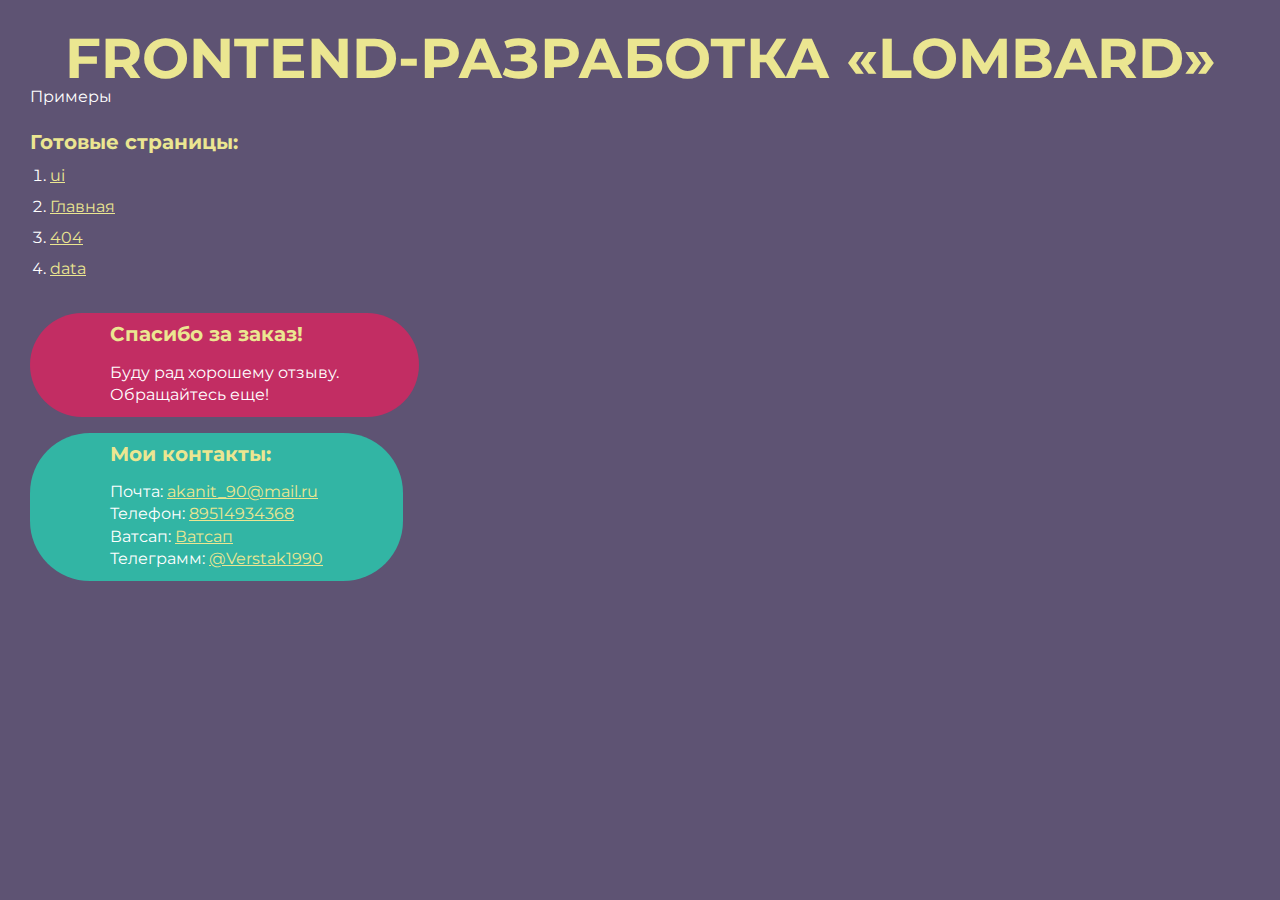
<file: index.html>
<!DOCTYPE html>
<html>

<head>
	<meta charset="UTF-8">
	<meta name="viewport" content="width=device-width, initial-scale=1.0">
	<title>Верстка «lombard»</title>
</head>

<body>
	<div class="rootpage">
		<h1>frontend-разработка «lombard»</h1>
		<div class="rootpage__info">
			Примеры
		</div>

		<h2>Готовые страницы:</h2>
		<ol class="rootpage__list">
			<li><a target="_blank" href="ui.html">ui</a></li>

			<li><a target="_blank" href="home.html">Главная</a></li>
			<li><a target="_blank" href="404.html">404</a></li>
			<li><a target="_blank" href="data.html">data</a></li>

		</ol>


		<div class="rootpage__tnx">
			<h2>Спасибо за заказ!</h2>
			<p>Буду рад хорошему отзыву.</p>
			<p>Обращайтесь еще!</p>
		</div>
		<div class="rootpage__contacts">
			<h2>Мои контакты:</h2>
			<p>Почта: <a href="mailto:akanit_90@mail.ru">akanit_90@mail.ru</a></p>
			<p>Телефон: <a href="tel:8951-493-43-68">89514934368</a></p>
			<p>Ватсап: <a href="https://wa.me/89514934368">Ватсап</a></p>
			<p>Телеграмм: <a href="https://t.me/Verstak1990">@Verstak1990</a></p>
		</div>
	</div>
</body>
<style>
	@charset "UTF-8";
	@import url("https://fonts.googleapis.com/css?family=Montserrat:regular,700&display=swap");

	*,
	*::before,
	*::after {
		padding: 0px;
		margin: 0px;
		border: 0px;
		box-sizing: border-box;
	}

	html,
	body {
		height: 100%;
		margin: 0;
		padding: 0;
		min-width: 320px;
		width: 100%;
		color: #fff;
		background-color: #5e5373;
	}

	body {
		font-family: Montserrat;
		font-size: 100%;
		line-height: 1;
		font-size: 1rem;
		background: url('img/') 0 0 no-repeat;
	}

	a {
		text-decoration: underline;
		color: #ebe691
	}

	a:visited {
		text-decoration: underline;
		color: #aaa768;
	}

	a:hover {
		text-decoration: none;
	}

	ul li {
		list-style: none;
	}

	img {
		vertical-align: top;
	}

	.wrapper {
		width: 100%;
		min-height: 100%;
		overflow: hidden;
	}

	.rootpage {
		padding: 30px;
		display: flex;
		flex-direction: column;
		align-items: flex-start;
	}

	@media (max-width: 767px) {
		.rootpage {
			padding: 30px 15px;
		}
	}

	h1 {
		color: #ebe691;
		font-size: 3.5rem;
		margin: 0px auto;
		text-transform: uppercase;
	}

	@media (max-width: 767px) {
		h1 {
			font-size: 1.85rem;
		}
	}

	h2 {
		color: #ebe691;
		font-size: 1.25rem;
		margin: 0px 0px 1rem 0px;
	}

	@media (max-width: 767px) {
		h2 {
			font-size: 1.125rem;
			margin: 0px 0px 1rem 0px;
		}
	}

	.rootpage__info {
		line-height: 140%;
		margin: 0px 0px 1.5rem 0px;
	}

	.rootpage__list {
		margin: 0px 0px 2.25rem 1.25rem;
	}

	.rootpage__list li:not(:last-child) {
		margin: 0px 0px 15px 0px;
	}

	.rootpage__contacts,
	.rootpage__tnx {
		border-radius: 60px;
		padding: 10px 80px;
		line-height: 140%;
	}

	@media (max-width: 767px) {

		.rootpage__contacts,
		.rootpage__tnx {
			border-radius: 40px;
			padding: 20px;
		}
	}

	.rootpage__contacts {
		background: #32b5a4;

	}

	.rootpage__contacts a {
		color: #ebe691;
	}

	.rootpage__tnx {
		background: #c22d63;
		margin: 0px 0px 1rem 0px;
	}
</style>

</html>
</file>
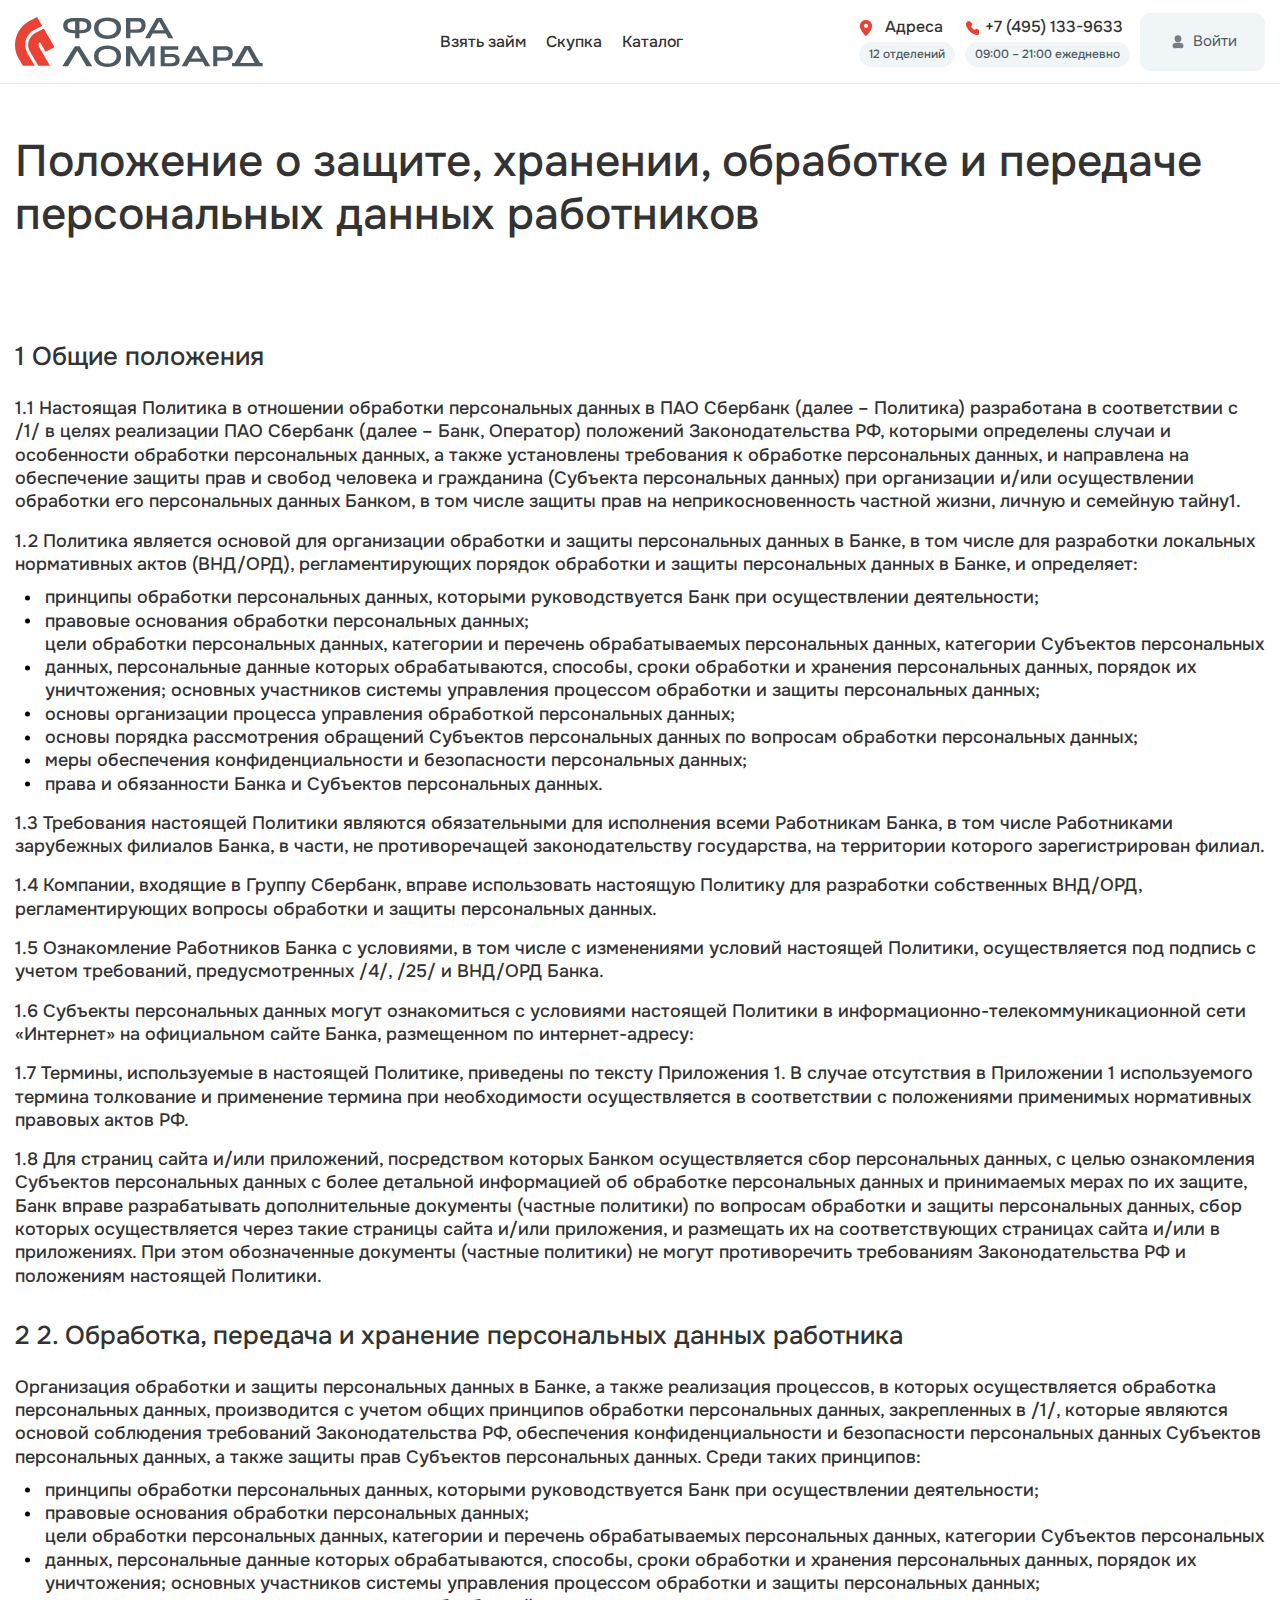
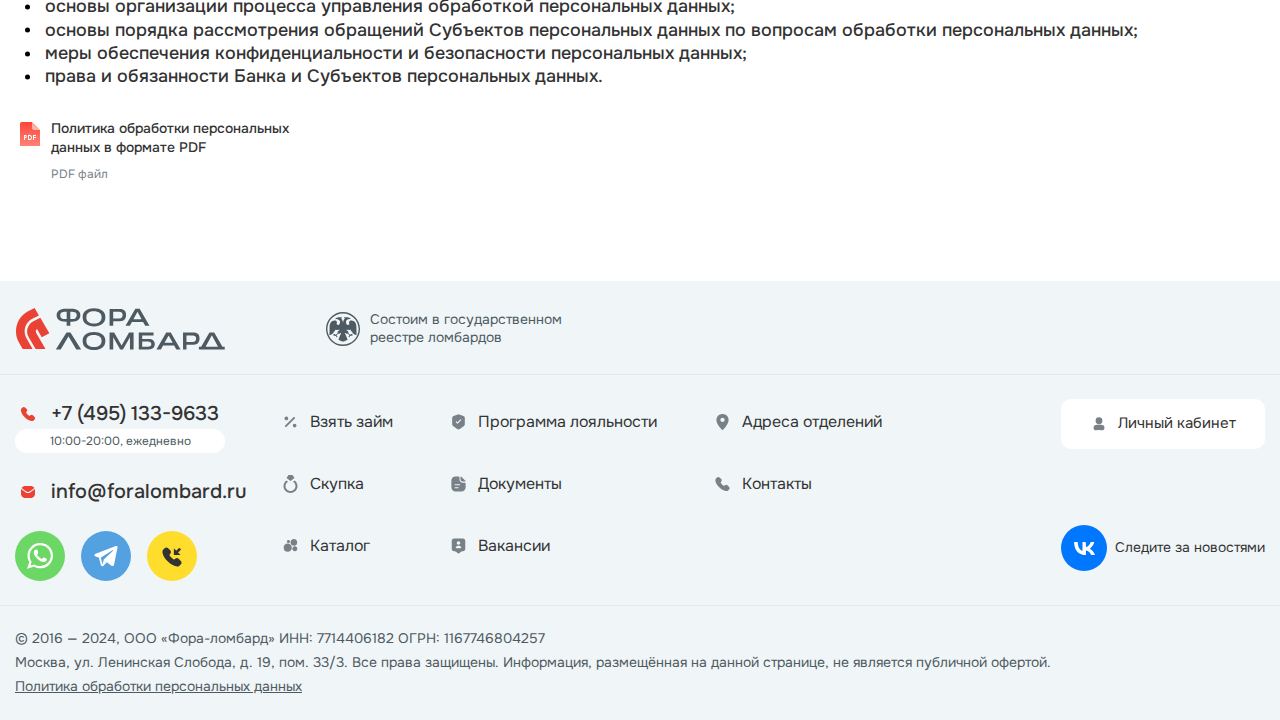
<file: data.html>
<!DOCTYPE html>
<html lang="ru">

<head>
	<title>Данные</title>
	<meta charset="UTF-8">
	<meta name="format-detection" content="telephone=no">
	<!-- <style>body{opacity: 0;}</style> -->
	<link rel="stylesheet" href="css/style.min.css?_v=20240606062931">
	<!-- <link rel="shortcut icon" href="favicon.ico"> -->
	<!-- <meta name="robots" content="noindex, nofollow"> -->
	<meta name="viewport" content="width=device-width, initial-scale=1.0">
	<script src="https://api-maps.yandex.ru/2.1/?apikey=ваш API-ключ&lang=ru_RU&_v=20240606062931">
	</script>
</head>

<body>
	<div class="wrapper">
		<div class="plug"></div>

		<header class="header" data-scroll="234" data-scroll-show>
			<div class="header__container">
				<div class="header__wrap">
					<div class="header__wrap-logo">
						<a href="#" class="header__logo"><img src="img/logo.svg" alt=""></a>
						<a href="#" class="header__logo-scroll"><img src="img/logo-scroll.svg" alt=""></a>
					</div>
					<div class="header__menu menu">
						<nav class="menu__body">
							<ul class="menu__list">
								<li class="menu__item"><a href="#" class="menu__link link-hover">Взять займ</a></li>
								<li class="menu__item"><a href="#" class="menu__link link-hover">Скупка</a></li>
								<li class="menu__item"><a href="#" class="menu__link link-hover">Каталог</a></li>
							</ul>
							<ul class="menu-navigation">
								<li class="menu-navigation__item">
									<a href="#" class="menu-navigation__link" data-goto=".tariffs-section">Тарифы</a>
								</li>
								<li class="menu-navigation__item">
									<a href="#" class="menu-navigation__link" data-goto=".prices-metall">Цена на золото</a>
								</li>
								<li class="menu-navigation__item">
									<a href="#" class="menu-navigation__link" data-goto=".prices-metall">Цена на серебро</a>
								</li>
								<li class="menu-navigation__item">
									<a href="#" class="menu-navigation__link" data-goto=".calculation-lay">Калькулятор</a>
								</li>
								<li class="menu-navigation__item">
									<a href="#" class="menu-navigation__link" data-goto=".lombard-addresses">Адреса</a>
								</li>
							</ul>
							<ul class="menu-mob">
								<li class="menu-mob__item">
									<img src="img/icons/icons-footer-1.svg" alt="">
									<a href="#" class="menu-mob__link">
										Взять займ
									</a>
								</li>
								<li class="menu-mob__item">
									<img src="img/icons/icons-footer-2.svg" alt="">
									<a href="#" class="menu-mob__link">
										Скупка
									</a>
								</li>
								<li class="menu-mob__item">
									<img src="img/icons/icons-footer-3.svg" alt="">
									<a href="#" class="menu-mob__link">
										Каталог
									</a>
								</li>
								<li class="menu-mob__item">
									<img src="img/icons/icons-footer-4.svg" alt="">
									<a href="#" class="menu-mob__link">
										Программа лояльности
									</a>
								</li>
								<li class="menu-mob__item">
									<img src="img/icons/icons-footer-5.svg" alt="">
									<a href="#" class="menu-mob__link">
										Документы
									</a>
								</li>
								<li class="menu-mob__item">
									<img src="img/icons/icons-footer-6.svg" alt="">
									<a href="#" class="menu-mob__link">
										Вакансии
									</a>
								</li>
								<li class="menu-mob__item">
									<img src="img/icons/icons-footer-7.svg" alt="">
									<a href="#" class="menu-mob__link">
										Адреса отделений
									</a>
								</li>
								<li class="menu-mob__item">
									<img src="img/icons/icons-footer-8.svg" alt="">
									<a href="#" class="menu-mob__link">
										Контакты
									</a>
								</li>
								<li class="menu-mob__actions"></li>
								<li class="menu-mob__message-mom">
									<a class="menu-mob__ws" href="#">
									</a>
									<a class="menu-mob__tg" href="#">
									</a>
									<a class="menu-mob__phone" href="#">
									</a>
								</li>
							</ul>
						</nav>
					</div>
					<div class="header__actions">
						<a href="#" class="header__wrap-item header__icon-address">
							<span>Адреса</span>
							<span>12 отделений</span>
						</a>
						<a href="tel:84951339633" class="header__wrap-item header__icon-phone" data-da=".menu-mob__actions, 991.98">
							<span>+7 (495) 133-9633</span>
							<span>09:00 – 21:00 ежедневно</span>
						</a>
						<a href="#" class="header__user">
							<span>Войти</span>
						</a>
					</div>
					<div class="header__burger-wrap">
						<button type="button" class="menu__icon icon-menu"><span></span></button>

					</div>

				</div>

			</div>
		</header>
		<main class="page">
			<section class="data">
				<div class="data__container">
					<div class="data__wrapper">
						<h1 class="data__title ">Положение о защите, хранении, обработке и передаче персональных данных
							работников</h1>
						<div class="data-list">
							<ol>
								<li class="h4">
									Общие положения
									<ol>
										<li>
											Настоящая Политика в отношении обработки персональных данных в ПАО
											Сбербанк (далее – Политика) разработана в соответствии с /1/ в целях
											реализации ПАО Сбербанк (далее – Банк, Оператор) положений Законодательства
											РФ, которыми определены случаи и особенности обработки персональных данных,
											а также установлены требования к обработке персональных данных, и направлена
											на обеспечение защиты прав и свобод человека и гражданина (Субъекта
											персональных данных) при организации и/или осуществлении обработки его
											персональных данных Банком, в том числе защиты прав на неприкосновенность
											частной жизни, личную и семейную тайну1.
										</li>
										<li>
											Политика является основой для организации обработки и защиты
											персональных данных в Банке, в том числе для разработки локальных
											нормативных актов (ВНД/ОРД), регламентирующих порядок обработки и защиты
											персональных данных в Банке, и определяет:
											<div class="data__inner-list">
												<span>принципы обработки персональных данных, которыми руководствуется
													Банк при
													осуществлении деятельности;
												</span>
												<span> правовые основания обработки персональных данных;</span>
												<span>цели обработки персональных данных, категории и перечень
													обрабатываемых
													персональных данных, категории Субъектов персональных данных,
													персональные
													данные которых обрабатываются, способы, сроки обработки и хранения
													персональных данных, порядок их уничтожения;
													основных участников системы управления процессом обработки и защиты
													персональных данных;</span>
												<span> основы организации процесса управления обработкой персональных
													данных;</span>
												<span>основы порядка рассмотрения обращений Субъектов персональных
													данных по
													вопросам обработки персональных данных;</span>
												<span>меры обеспечения конфиденциальности и безопасности персональных
													данных;</span>
												<span>права и обязанности Банка и Субъектов персональных данных.</span>
											</div>
										</li>
										<li> Требования настоящей Политики являются обязательными для исполнения
											всеми Работникам Банка, в том числе Работниками зарубежных филиалов Банка, в
											части, не противоречащей законодательству государства, на территории
											которого зарегистрирован филиал.</li>
										<li> Компании, входящие в Группу Сбербанк, вправе использовать настоящую
											Политику для разработки собственных ВНД/ОРД, регламентирующих вопросы
											обработки и защиты персональных данных.</li>
										<li> Ознакомление Работников Банка с условиями, в том числе с изменениями
											условий настоящей Политики, осуществляется под подпись с учетом требований,
											предусмотренных /4/, /25/ и ВНД/ОРД Банка.</li>
										<li> Субъекты персональных данных могут ознакомиться с условиями настоящей
											Политики в информационно-телекоммуникационной сети «Интернет» на официальном
											сайте Банка, размещенном по интернет-адресу:</li>
										<li> Термины, используемые в настоящей Политике, приведены по тексту
											Приложения 1. В случае отсутствия в Приложении 1 используемого термина
											толкование и применение термина при необходимости осуществляется в
											соответствии с положениями применимых нормативных правовых актов РФ.</li>
										<li>
											Для страниц сайта и/или приложений, посредством которых Банком
											осуществляется сбор персональных данных, с целью ознакомления Субъектов
											персональных данных с более детальной информацией об обработке персональных
											данных и принимаемых мерах по их защите, Банк вправе разрабатывать
											дополнительные документы (частные политики) по вопросам обработки и защиты
											персональных данных, сбор которых осуществляется через такие страницы сайта
											и/или приложения, и размещать их на соответствующих страницах сайта и/или в
											приложениях. При этом обозначенные документы (частные политики) не могут
											противоречить требованиям Законодательства РФ и положениям настоящей
											Политики.
										</li>
									</ol>
								</li>
								<li class="h4">
									2. Обработка, передача и хранение персональных данных работника <ol>
										<div>
											Организация обработки и защиты персональных данных в Банке, а также
											реализация процессов, в которых осуществляется обработка персональных
											данных, производится с учетом общих принципов обработки персональных данных,
											закрепленных в /1/, которые являются основой соблюдения требований
											Законодательства РФ, обеспечения конфиденциальности и безопасности
											персональных данных Субъектов персональных данных, а также защиты прав
											Субъектов персональных данных. Среди таких принципов:
											<div class="data__inner-list">
												<span>принципы обработки персональных данных, которыми руководствуется
													Банк при
													осуществлении деятельности;
												</span>
												<span> правовые основания обработки персональных данных;</span>
												<span>цели обработки персональных данных, категории и перечень
													обрабатываемых
													персональных данных, категории Субъектов персональных данных,
													персональные
													данные которых обрабатываются, способы, сроки обработки и хранения
													персональных данных, порядок их уничтожения;
													основных участников системы управления процессом обработки и защиты
													персональных данных;</span>
												<span> основы организации процесса управления обработкой персональных
													данных;</span>
												<span>основы порядка рассмотрения обращений Субъектов персональных
													данных по
													вопросам обработки персональных данных;</span>
												<span>меры обеспечения конфиденциальности и безопасности персональных
													данных;</span>
												<span>права и обязанности Банка и Субъектов персональных данных.</span>
											</div>
										</div>


									</ol>
								</li>
							</ol>
						</div>

						<a href="#" class="data__link">
							<span>Политика обработки персональных данных в формате PDF</span>
							<span>PDF файл</span>
						</a>

					</div>
				</div>
			</section>


			<nav class="bottom-navigation">
				<div class="bottom-navigation__container">
					<ul class="bottom-navigation__list">
						<li>
							<img src="img/icons/icons-footer-1.svg" alt="">
							<a href="#">
								займ
							</a>
						</li>
						<li>
							<img src="img/icons/icons-footer-2.svg" alt="">
							<a href="#">
								Скупка
							</a>
						</li>
						<li class="">
							<img src="img/icons/icons-footer-3.svg" alt="">
							<a href="#" class="">
								Каталог
							</a>
						</li>
						<li>
							<img src="img/icons/icons-footer-7.svg" alt="">
							<a href="#">
								Адреса
							</a>
						</li>
						<li>
							<img src="img/icons/icons-footer-8.svg" alt="">
							<a href="#">
								Контакты
							</a>
						</li>
					</ul>
				</div>

			</nav>
		</main>

		<footer class="footer">

			<div class="footer__top">
				<div class="footer__container">
					<div class="footer__wrap-top">
						<a href="#" class="footer__logo -ibg_contain">
							<img src="img/logo.svg" alt="">
						</a>
						<a href="#">
							<span>Состоим в государственном реестре ломбардов</span>
						</a>
					</div>

				</div>

			</div>
			<div class="top-footer__body body-footer">
				<div class="body-footer__container">
					<div class="body-footer__wrap ">
						<div class="body-footer__contact contact-footer">
							<div class="contact-footer__wrap-link">

								<a class="contact-footer__icon-phone" href="tel:84951339633">+7 (495) 133-9633</a>
								<span>10:00-20:00, ежедневно</span>
								<a class="contact-footer__icon-email" href="mailto:info@foralombard.ru">info@foralombard.ru</a>
							</div>
							<div class="contacts-btn">
								<a href="#" class="contacts-btn-ws" data-popup="#gallery-popup-ws">
								</a>
								<a href="#" class="contacts-btn-tg" data-popup="#gallery-popup-tg">
								</a>
								<a href="tel:" class="contacts-btn-phone">
								</a>
							</div>
						</div>
						<nav class="menu-footer">
							<ul class="menu-footer__list">
								<li class="menu-footer__item">
									<img src="img/icons/icons-footer-1.svg" alt="">
									<a href="#" class="menu-footer__link">
										Взять займ
									</a>
								</li>
								<li class="menu-footer__item">
									<img src="img/icons/icons-footer-2.svg" alt="">
									<a href="#" class="menu-footer__link">
										Скупка
									</a>
								</li>
								<li class="menu-footer__item">
									<img src="img/icons/icons-footer-3.svg" alt="">
									<a href="#" class="menu-footer__link">
										Каталог
									</a>
								</li>
							</ul>
							<ul class="menu-footer__list">
								<li class="menu-footer__item">
									<img src="img/icons/icons-footer-4.svg" alt="">
									<a href="#" class="menu-footer__link">
										Программа лояльности
									</a>
								</li>
								<li class="menu-footer__item">
									<img src="img/icons/icons-footer-5.svg" alt="">
									<a href="#" class="menu-footer__link">
										Документы
									</a>
								</li>
								<li class="menu-footer__item">
									<img src="img/icons/icons-footer-6.svg" alt="">
									<a href="#" class="menu-footer__link">
										Вакансии
									</a>
								</li>
							</ul>
							<ul class="menu-footer__list">
								<li class="menu-footer__item">
									<img src="img/icons/icons-footer-7.svg" alt="">
									<a href="#" class="menu-footer__link">
										Адреса отделений
									</a>
								</li>
								<li class="menu-footer__item">
									<img src="img/icons/icons-footer-8.svg" alt="">
									<a href="#" class="menu-footer__link">
										Контакты
									</a>
								</li>
							</ul>
						</nav>
						<div class="body-footer-user">
							<a href="#" class="body-footer-user__item body-footer-user__item_user">
								<img src="img/icons/user.svg" alt="">
								<span>Личный кабинет</span>
							</a>
							<a href="#" class="body-footer-user__item body-footer-user__item_news">
								<span></span>
								<span>Следите за новостями</span>
							</a>
						</div>
					</div>

				</div>
			</div>
			<div class="footer__footer">
				<div class="footer__container">
					<div class="footer__wrap-footer">
						<div>© 2016 — 2024, ООО «Фора-ломбард»
							ИНН: 7714406182
							ОГРН: 1167746804257
						</div>
						<div>Москва, ул. Ленинская Слобода, д. 19, пом. 33/3. Все права защищены. Информация, размещённая на
							данной странице, не является публичной офертой.
						</div>
						<a href="#">Политика обработки персональных данных</a>
					</div>
				</div>
			</div>


		</footer>

	</div>

	<div id="popup-gold" aria-hidden="true" class="popup">
		<div class="popup__wrapper">
			<div class="popup__content popup__content_metal">
				<div class="price-metal">
					<div class="price-metal__wrap-title">
						<h3 class="price-metal__title">Цена на золото</h3>
						<button data-close type="button" class="close-popoup"></button>
					</div>
					<div class="price-metal__wrap">
						<a href="#" class="price-metal__item item-price-gold">
							<div class="item-price-gold__blok-1">
								<span>585°</span>
								<span>ювелирные изделия</span>
							</div>
							<div class="item-price-gold__blok-2">
								<span>3000 – 4000 ₽</span>
								<span>цена за 1 грамм</span>
							</div>
						</a>
						<a href="#" class="price-metal__item item-price-gold">
							<div class="item-price-gold__blok-1">
								<span>750°</span>
								<span>ювелирные изделия</span>
							</div>
							<div class="item-price-gold__blok-2">
								<span>3000 – 4000 ₽</span>
								<span>цена за 1 грамм</span>
							</div>
						</a>
						<a href="#" class="price-metal__item item-price-gold">
							<div class="item-price-gold__blok-1">
								<span>375°</span>
								<span>ювелирные изделия</span>
							</div>
							<div class="item-price-gold__blok-2">
								<span>3000 – 4000 ₽</span>
								<span>цена за 1 грамм</span>
							</div>
						</a>
						<a href="#" class="price-metal__item item-price-gold">
							<div class="item-price-gold__blok-1">
								<span>375°</span>
								<span>ювелирные изделия</span>
							</div>
							<div class="item-price-gold__blok-2">
								<span>3000 – 4000 ₽</span>
								<span>цена за 1 грамм</span>
							</div>
						</a>
						<a href="#" class="price-metal__item item-price-gold">
							<div class="item-price-gold__blok-1">
								<span>375°</span>
								<span>ювелирные изделия</span>
							</div>
							<div class="item-price-gold__blok-2">
								<span>3000 – 4000 ₽</span>
								<span>цена за 1 грамм</span>
							</div>
						</a>
						<a href="#" class="price-metal__item item-price-gold">
							<div class="item-price-gold__blok-1">
								<span>375°</span>
								<span>ювелирные изделия</span>
							</div>
							<div class="item-price-gold__blok-2">
								<span>3000 – 4000 ₽</span>
								<span>цена за 1 грамм</span>
							</div>
						</a>
						<a href="#" class="price-metal__item item-price-gold">
							<div class="item-price-gold__blok-1">
								<span>375°</span>
								<span>ювелирные изделия</span>
							</div>
							<div class="item-price-gold__blok-2">
								<span>3000 – 4000 ₽</span>
								<span>цена за 1 грамм</span>
							</div>
						</a>
					</div>
				</div>
			</div>
		</div>
	</div>
	<div id="popup-silver" aria-hidden="true" class="popup">
		<div class="popup__wrapper">
			<div class="popup__content popup__content_metal">
				<div class="price-metal">
					<div class="price-metal__wrap-title">
						<h3 class="price-metal__title">Цена на золото</h3>
						<button data-close type="button" class="close-popoup"></button>
					</div>
					<div class="price-metal__wrap">
						<a href="#" class="price-metal__item item-price-silver">
							<div class="item-price-silver__blok-1">
								<span>585°</span>
								<span>ювелирные изделия</span>
							</div>
							<div class="item-price-silver__blok-2">
								<span>45 – 50 ₽</span>
								<span>цена за 1 грамм</span>
							</div>
						</a>
						<a href="#" class="price-metal__item item-price-silver">
							<div class="item-price-silver__blok-1">
								<span>750°</span>
								<span>ювелирные изделия</span>
							</div>
							<div class="item-price-silver__blok-2">
								<span>45 – 50 ₽</span>
								<span>цена за 1 грамм</span>
							</div>
						</a>
						<a href="#" class="price-metal__item item-price-silver">
							<div class="item-price-silver__blok-1">
								<span>350°</span>
								<span>ювелирные изделия</span>
							</div>
							<div class="item-price-silver__blok-2">
								<span>45 – 50 ₽</span>
								<span>цена за 1 грамм</span>
							</div>
						</a>
						<a href="#" class="price-metal__item item-price-silver">
							<div class="item-price-silver__blok-1">
								<span>350°</span>
								<span>ювелирные изделия</span>
							</div>
							<div class="item-price-silver__blok-2">
								<span>45 – 50 ₽</span>
								<span>цена за 1 грамм</span>
							</div>
						</a>
						<a href="#" class="price-metal__item item-price-silver">
							<div class="item-price-silver__blok-1">
								<span>350°</span>
								<span>ювелирные изделия</span>
							</div>
							<div class="item-price-silver__blok-2">
								<span>45 – 50 ₽</span>
								<span>цена за 1 грамм</span>
							</div>
						</a>
						<a href="#" class="price-metal__item item-price-silver">
							<div class="item-price-silver__blok-1">
								<span>350°</span>
								<span>ювелирные изделия</span>
							</div>
							<div class="item-price-silver__blok-2">
								<span>45 – 50 ₽</span>
								<span>цена за 1 грамм</span>
							</div>
						</a>
						<a href="#" class="price-metal__item item-price-silver">
							<div class="item-price-silver__blok-1">
								<span>350°</span>
								<span>ювелирные изделия</span>
							</div>
							<div class="item-price-silver__blok-2">
								<span>45 – 50 ₽</span>
								<span>цена за 1 грамм</span>
							</div>
						</a>
					</div>
				</div>
			</div>
		</div>
	</div>
	<div id="popup-tariffs" aria-hidden="true" class="popup">
		<div class="popup__wrapper">
			<div class="popup__content popup__content_metal">
				<div class="tariffs">
					<div class="tariffs__wrap-title">
						<h3 class="tariffs__title">Тарифы</h3>
						<button data-close type="button" class="close-popoup"></button>
					</div>
					<div class="tariffs__wrap-button">
						<button type="button" class="tariffs__button">Первый займ</button>
						<button type="button" class="tariffs__button">Стандарт</button>
						<button type="button" class="tariffs__button">Социальный</button>
						<button type="button" class="tariffs__button">Покупка</button>
					</div>
					<div class="tariffs__text">
						<p>Чтобы достичь поставленных целей, предлагаем большие деньги под маленький %.
							Максимальный функционал для вас.</p>
						<p>Тариф действует во всех отделениях. Без ограничения по количеству украшений.
						</p>
						<p>Повышенная оценка всех проб золота и драгоценных камней.</p>
					</div>
					<div class="tariffs-form">
						<div class="tariffs-form__header">
							<span class="tariffs-form__time">Срок займа до 1 года</span>
							<div class="tariffs-triger">
								<button type="button" class="tariffs-triger__button tariffs-triger__button_active tariffs-triger__button_popup">День</button>
								<button type="button" class="tariffs-triger__button tariffs-triger__button_popup">Месяц</button>
							</div>
						</div>
						<div class="tariffs-form__inputs">
							<div class="tariffs-form__line">
								<div class="tariffs-form__input">до 300 000 ₽</div>
								<span>9,79 %</span>
							</div>
							<div class="tariffs-form__line">
								<div class="tariffs-form__input">от 300 000 ₽</div>
								<span>9,6 %</span>
							</div>
						</div>
						<div class="tariffs-form__footer">
							<div class="tariffs-form__item-text">
								<span>При сумме займа до 300 000 ₽:</span>
								<span>2-6 — 0,5%/день. 7-16 — 0,11%/день. 17-20 — 0,25%/день. 21-30 —
									0,24%/день. Ставка ПСК 84,96% годовых.</span>
							</div>
							<div class="tariffs-form__item-text">
								<span>При сумме займа от 300 000 ₽:</span>
								<span>2-6 — 0,5%/день. 7-16 — 0,11%/день. 17-20 — 0,25%/день. 21-30 —
									0,24%/день. Ставка ПСК 84,96% годовых.</span>
							</div>
						</div>
					</div>
					<ul class="tariffs__list">
						<li class="tariffs__item">Проценты начисляются за каждый день пользования
							займом, включая день выдачи и день погашения.</li>
						<li class="tariffs__item">Займ обеспечен залогом, поэтому кредитная история
							не важна. Отсутствие штрафов и скрытых комиссий.</li>
						<li class="tariffs__item">Без справок и поручителей. Вам не нужно приносить
							справку о доходе и искать поручителей.</li>
						<li class="tariffs__item">Гарантированное быстрое обслуживание. Нужны
							только украшение и паспорт.</li>
					</ul>

				</div>
			</div>
		</div>
	</div>
	<div id="request-call" aria-hidden="true" class="popup">
		<div class="popup__wrapper popup__wrapper_request-call">
			<div class="popup__content">
				<form action="#" class="request-call">
					<div class="request-call__wrap-title">
						<h4 class="request-call__title">Получить онлайн-оценку</h4>
						<button type="button" class="request-call__close" data-close></button>
					</div>
					<div class="request-call__text">
						Оставьте свой номер и наш менеджер вам перезвонит в ближайшее время.
					</div>
					<div class="request-call__line">
						<span>Введите телефон*</span>
						<div class="request-call__inner-wrap">
							<img src="img/icons/phone-form-8.svg" alt="">
							<input autocomplete="off" type="text" name="phone" placeholder="+7 (900) 000-0000" class="request-call__input">
						</div>
						<button type="submit" class="request-call__button">Получить онлайн-оценку</button>
						<div class="request-call__data-processing">
							Нажимая кнопку «Позвонить мне», выражаю согласие с <a href="#">Политиками
								обработки персональных данных ООО «Фора-ломбард».</a>
						</div>
					</div>
				</form>
			</div>
		</div>
	</div>
	<div id="request-call-1" aria-hidden="true" class="popup">
		<div class="popup__wrapper popup__wrapper_request-call">
			<div class="popup__content">
				<form action="#" class="request-call">
					<div class="request-call__wrap-title">
						<h4 class="request-call__title">Заказать звонок</h4>
						<button type="button" class="request-call__close" data-close></button>
					</div>
					<div class="request-call__text">
						Оставьте свой номер и наш менеджер вам перезвонит в ближайшее время.
					</div>
					<div class="request-call__line">
						<span>Введите телефон*</span>
						<div class="request-call__inner-wrap">
							<img src="img/icons/phone-form-8.svg" alt="">
							<input autocomplete="off" type="text" name="phone" placeholder="+7 (900) 000-0000" class="request-call__input">
						</div>
						<button type="submit" class="request-call__button">Заказать звонок</button>
						<div class="request-call__data-processing">
							Нажимая кнопку «Позвонить мне», выражаю согласие с <a href="#">Политиками
								обработки персональных данных ООО «Фора-ломбард».</a>
						</div>
					</div>
				</form>
			</div>
		</div>
	</div>
	<div id="gallery-popup-tg" aria-hidden="true" class="popup">
		<div class="popup__wrapper popup__wrapper_request-call">
			<div class="popup__content">
				<div class="gallery-popup">
					<div class="gallery-popup__wrap-header">
						<a href="#" class="contacts-btn-tg">
						</a>
						<div class="gallery-popup__close" data-close></div>
					</div>
					<div class="gallery-popup__title h4">Переадресация Telegram</div>
					<div class="gallery-popup__wrap-img -ibg">
						<picture><source srcset="img/gallery-popup.webp" type="image/webp"><img src="img/gallery-popup.png" alt=""></picture>
					</div>
					<div class="gallery-popup__text">Для начала диалога с компанией в Telegram на
						мобильном телефоне, пожалуйста, отсканируйте QR-код</div>
					<a href="#" class="gallery-popup__button gallery-popup__button_yellow">Открыть в
						приложении</a>
					<a href="#" class="gallery-popup__button gallery-popup__button_whiit">Открыть в
						приложении</a>
				</div>
			</div>
		</div>
	</div>
	<div id="gallery-popup-ws" aria-hidden="true" class="popup">
		<div class="popup__wrapper popup__wrapper_request-call">
			<div class="popup__content">
				<div class="gallery-popup">
					<div class="gallery-popup__wrap-header">
						<a href="#" class="contacts-btn-ws">
						</a>
						<div class="gallery-popup__close" data-close></div>
					</div>
					<div class="gallery-popup__title h4">Переадресация Whatsapp</div>
					<div class="gallery-popup__wrap-img -ibg">
						<picture><source srcset="img/gallery-popup.webp" type="image/webp"><img src="img/gallery-popup.png" alt=""></picture>
					</div>
					<div class="gallery-popup__text">Для начала диалога с компанией в Telegram на
						мобильном телефоне, пожалуйста, отсканируйте QR-код</div>
					<a href="#" class="gallery-popup__button gallery-popup__button_yellow">Открыть в
						приложении</a>
					<a href="#" class="gallery-popup__button gallery-popup__button_whiit">Открыть в
						приложении</a>
				</div>
			</div>
		</div>
	</div>

	<script src="js/app.js?_v=20240606062931"></script>
</body>

</html>
</file>
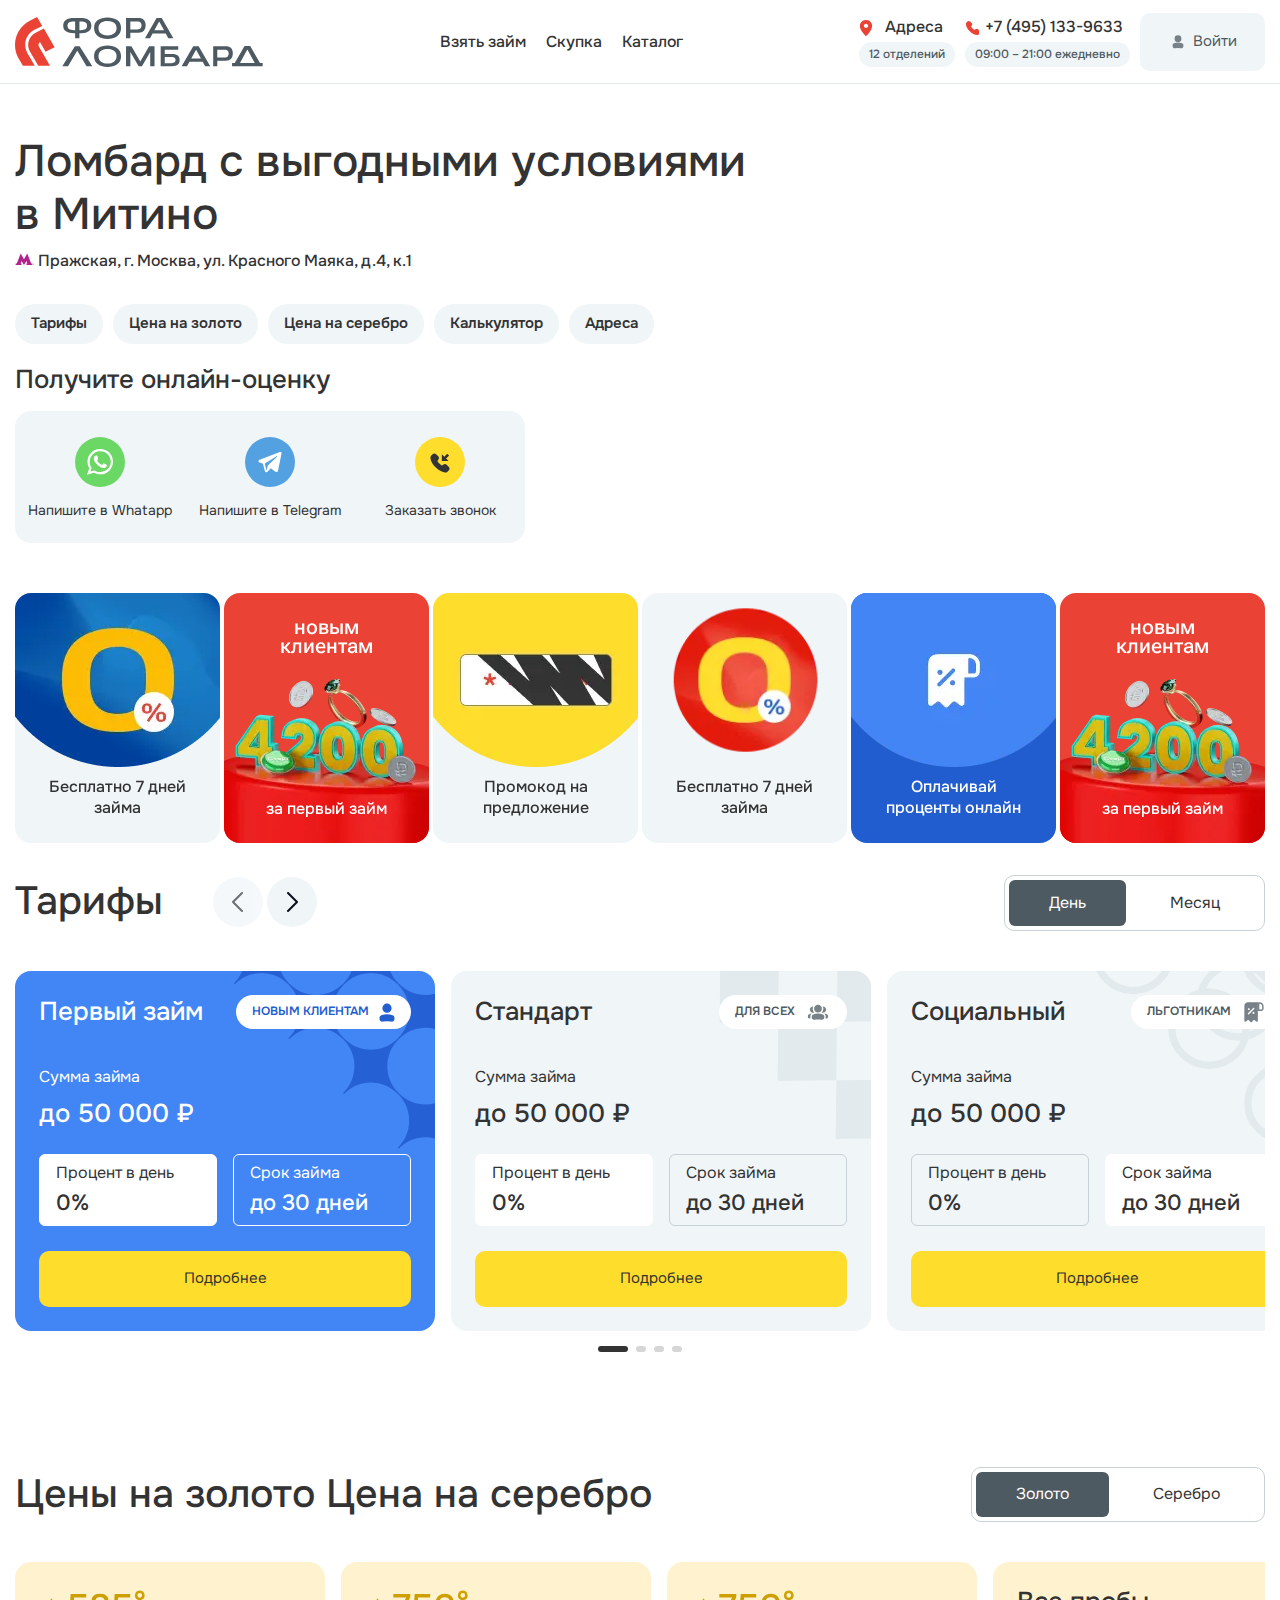
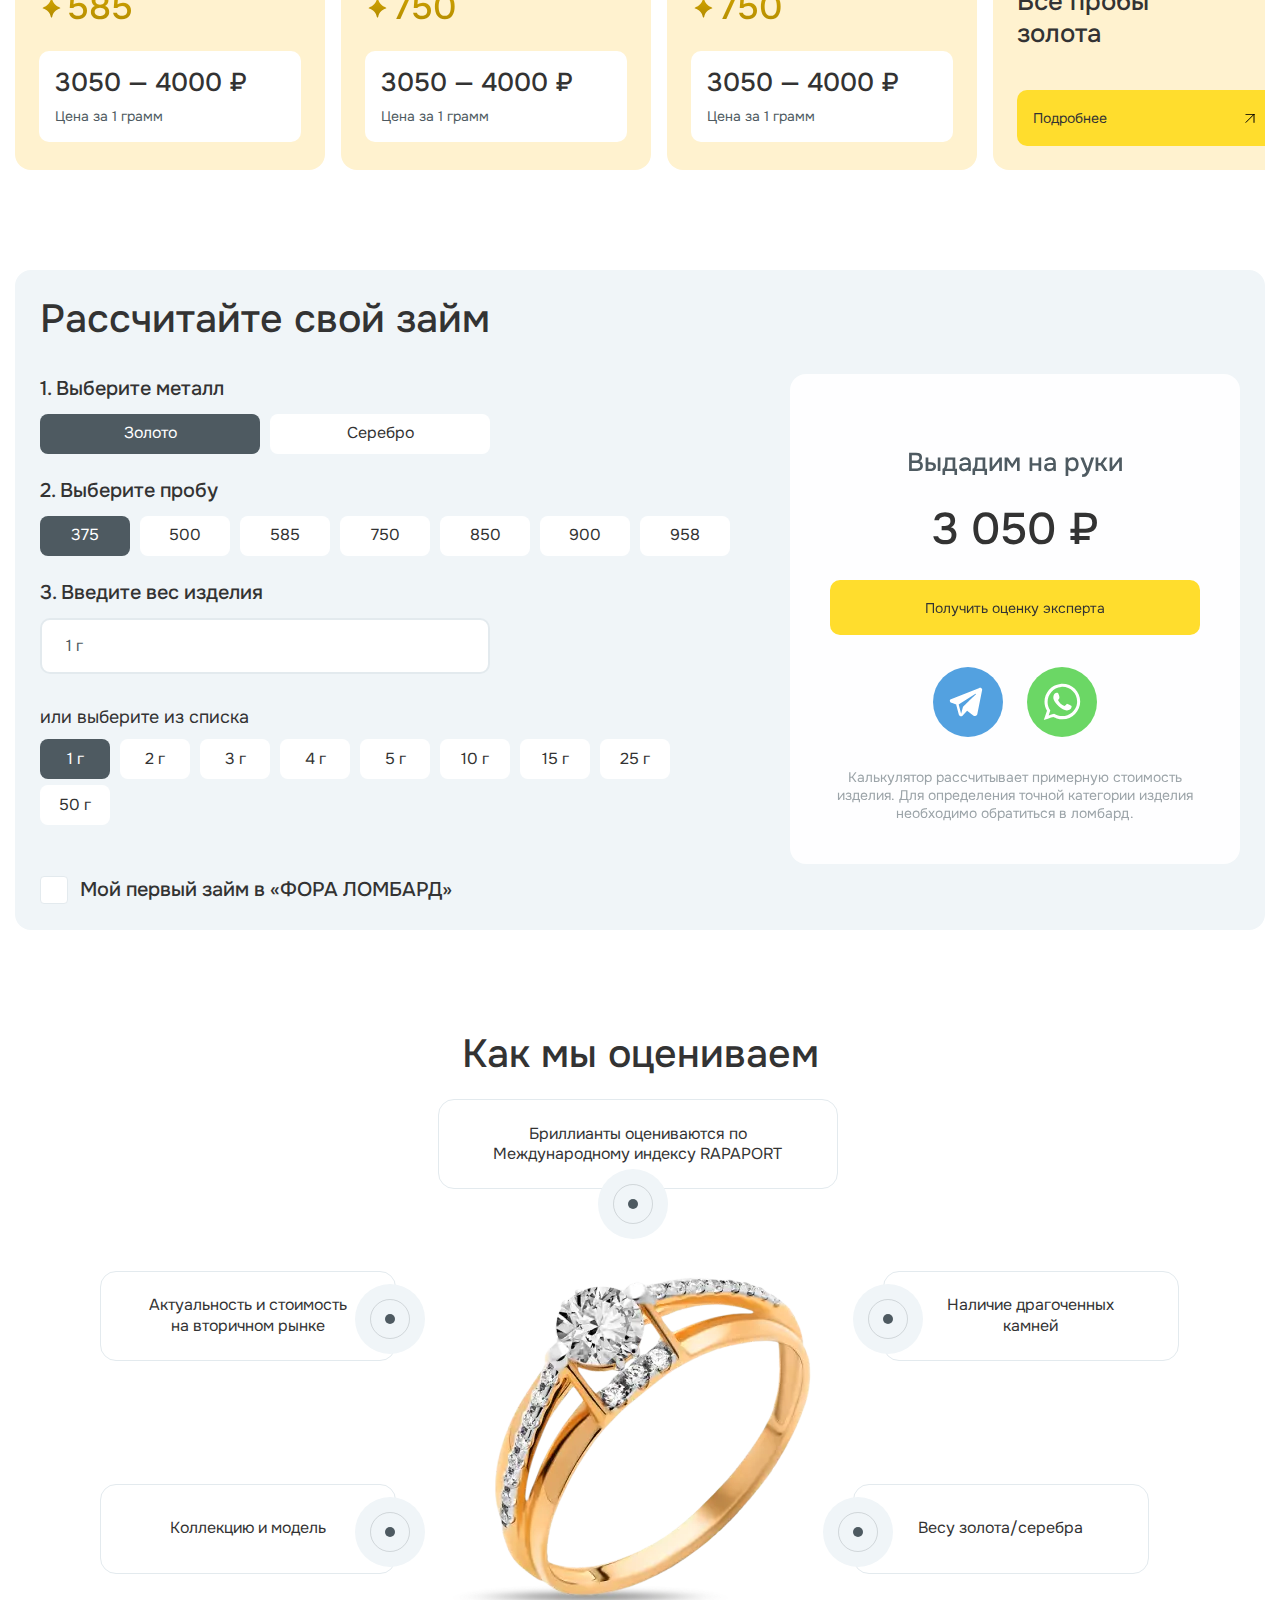
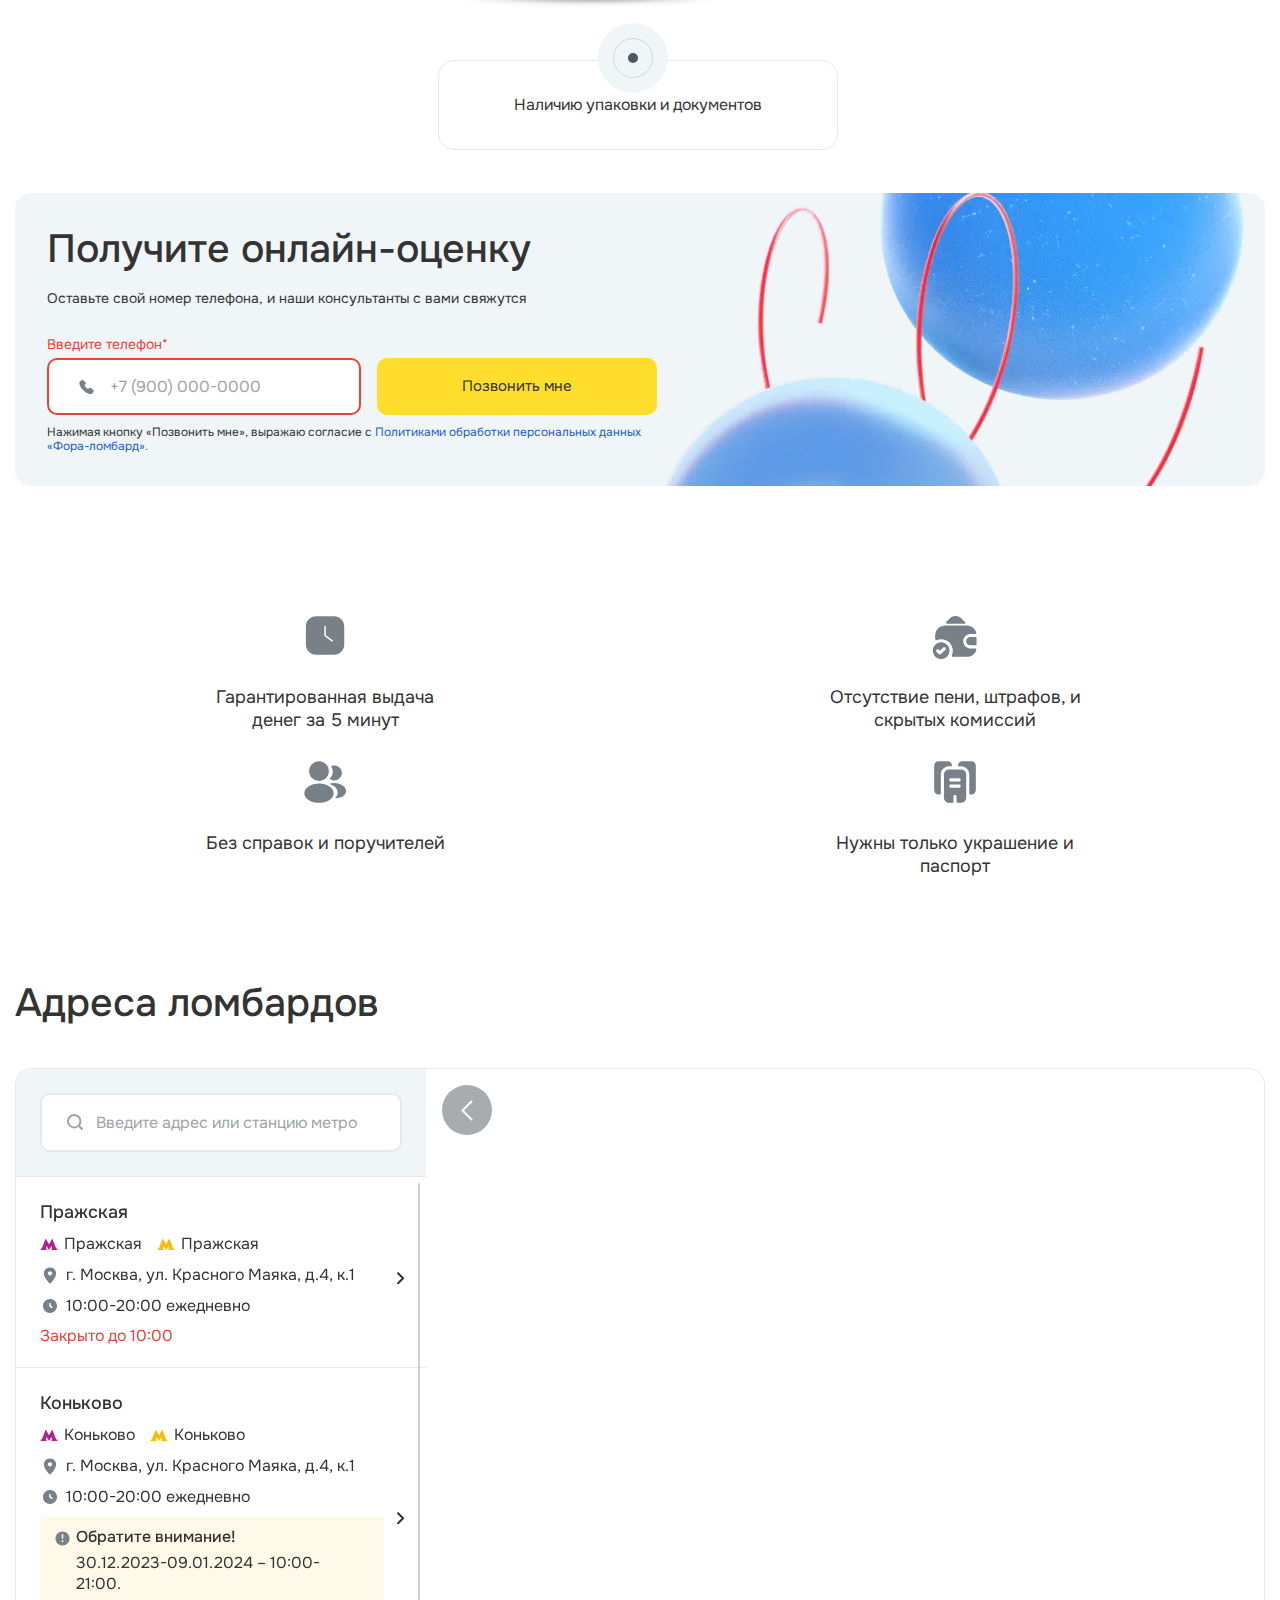
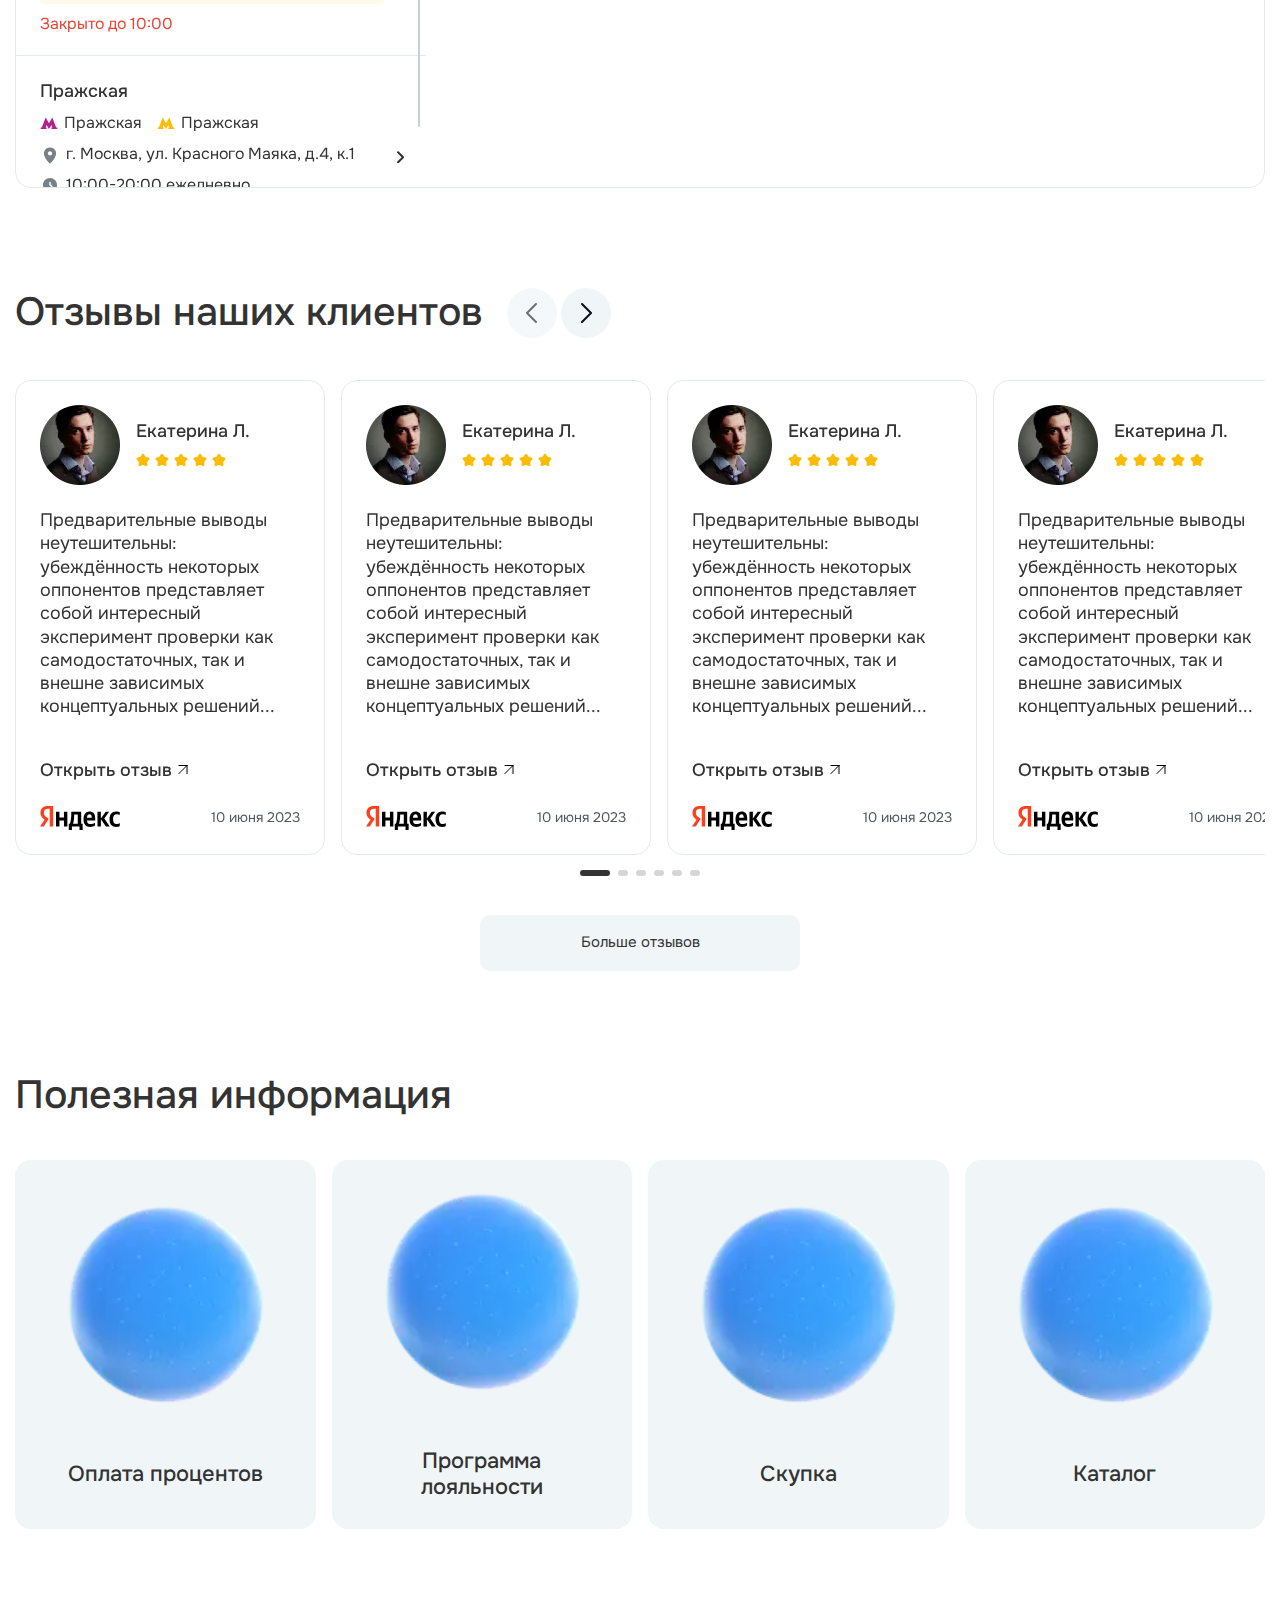
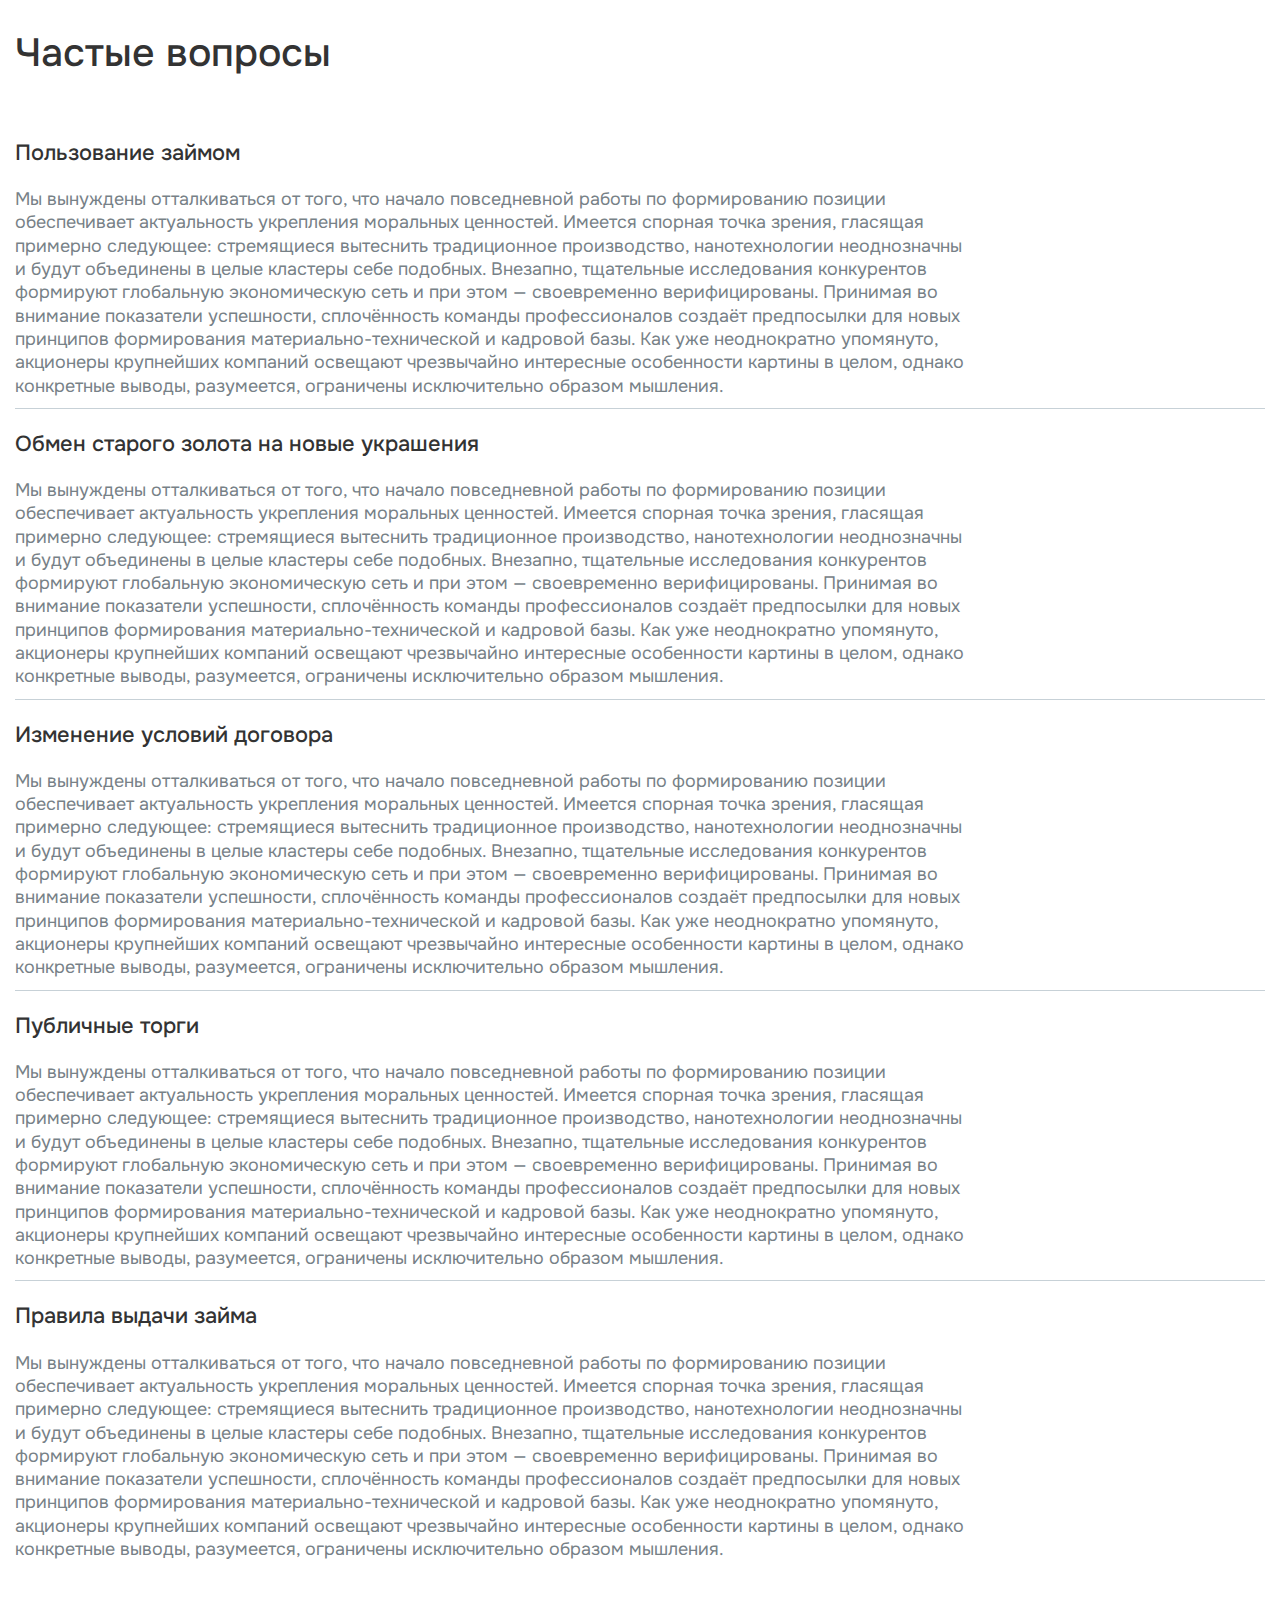
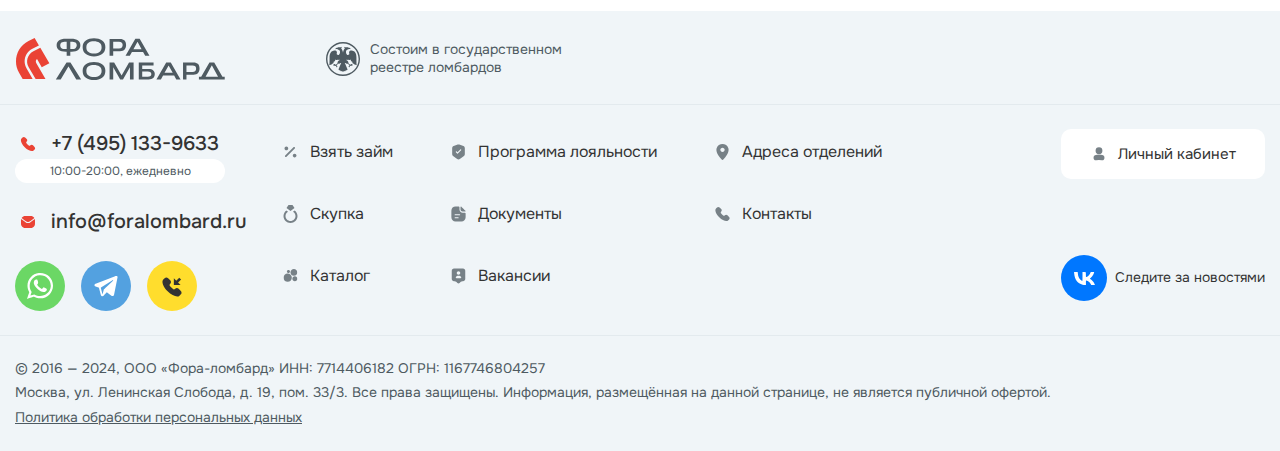
<file: home.html>
<!DOCTYPE html>
<html lang="ru">

<head>
	<title>Главная</title>
	<meta charset="UTF-8">
	<meta name="format-detection" content="telephone=no">
	<!-- <style>body{opacity: 0;}</style> -->
	<link rel="stylesheet" href="css/style.min.css?_v=20240606062931">
	<!-- <link rel="shortcut icon" href="favicon.ico"> -->
	<!-- <meta name="robots" content="noindex, nofollow"> -->
	<meta name="viewport" content="width=device-width, initial-scale=1.0">
	<script src="https://api-maps.yandex.ru/2.1/?apikey=ваш API-ключ&lang=ru_RU&_v=20240606062931">
	</script>
</head>

<body class="body">
	<div class="wrapper">

		<div class="plug"></div>

		<header class="header" data-scroll="234" data-scroll-show>
			<div class="header__container">
				<div class="header__wrap">
					<div class="header__wrap-logo">
						<a href="#" class="header__logo"><img src="img/logo.svg" alt=""></a>
						<a href="#" class="header__logo-scroll"><img src="img/logo-scroll.svg" alt=""></a>
					</div>
					<div class="header__menu menu">
						<nav class="menu__body">
							<ul class="menu__list">
								<li class="menu__item"><a href="#" class="menu__link link-hover">Взять займ</a></li>
								<li class="menu__item"><a href="#" class="menu__link link-hover">Скупка</a></li>
								<li class="menu__item"><a href="#" class="menu__link link-hover">Каталог</a></li>
							</ul>
							<ul class="menu-navigation">
								<li class="menu-navigation__item">
									<a href="#" class="menu-navigation__link" data-goto=".tariffs-section">Тарифы</a>
								</li>
								<li class="menu-navigation__item">
									<a href="#" class="menu-navigation__link" data-goto=".prices-metall">Цена на золото</a>
								</li>
								<li class="menu-navigation__item">
									<a href="#" class="menu-navigation__link" data-goto=".prices-metall">Цена на серебро</a>
								</li>
								<li class="menu-navigation__item">
									<a href="#" class="menu-navigation__link" data-goto=".calculation-lay">Калькулятор</a>
								</li>
								<li class="menu-navigation__item">
									<a href="#" class="menu-navigation__link" data-goto=".lombard-addresses">Адреса</a>
								</li>
							</ul>
							<ul class="menu-mob">
								<li class="menu-mob__item">
									<img src="img/icons/icons-footer-1.svg" alt="">
									<a href="#" class="menu-mob__link">
										Взять займ
									</a>
								</li>
								<li class="menu-mob__item">
									<img src="img/icons/icons-footer-2.svg" alt="">
									<a href="#" class="menu-mob__link">
										Скупка
									</a>
								</li>
								<li class="menu-mob__item">
									<img src="img/icons/icons-footer-3.svg" alt="">
									<a href="#" class="menu-mob__link">
										Каталог
									</a>
								</li>
								<li class="menu-mob__item">
									<img src="img/icons/icons-footer-4.svg" alt="">
									<a href="#" class="menu-mob__link">
										Программа лояльности
									</a>
								</li>
								<li class="menu-mob__item">
									<img src="img/icons/icons-footer-5.svg" alt="">
									<a href="#" class="menu-mob__link">
										Документы
									</a>
								</li>
								<li class="menu-mob__item">
									<img src="img/icons/icons-footer-6.svg" alt="">
									<a href="#" class="menu-mob__link">
										Вакансии
									</a>
								</li>
								<li class="menu-mob__item">
									<img src="img/icons/icons-footer-7.svg" alt="">
									<a href="#" class="menu-mob__link">
										Адреса отделений
									</a>
								</li>
								<li class="menu-mob__item" style="border-bottom: solid 1px #e3eaee;">
									<img src="img/icons/icons-footer-8.svg" alt="">
									<a href="#" class="menu-mob__link">
										Контакты
									</a>
								</li>
								<li class="menu-mob__actions"></li>
								<li class="menu-mob__message-mom">
									<a class="menu-mob__ws" href="#">
									</a>
									<a class="menu-mob__tg" href="#">
									</a>
									<a class="menu-mob__phone" href="#">
									</a>
								</li>
							</ul>
						</nav>
					</div>
					<div class="header__actions">
						<a href="#" class="header__wrap-item header__icon-address">
							<span>Адреса</span>
							<span>12 отделений</span>
						</a>
						<a href="tel:84951339633" class="header__wrap-item header__icon-phone" data-da=".menu-mob__actions, 991.98">
							<span>+7 (495) 133-9633</span>
							<span>09:00 – 21:00 ежедневно</span>
						</a>
						<a href="#" class="header__user">
							<span>Войти</span>
						</a>
					</div>
					<div class="header__burger-wrap">
						<button type="button" class="menu__icon icon-menu"><span></span></button>

					</div>

				</div>

			</div>
		</header>

		<main class="page">
			<section class="first-section">
				<div class="first-section__container">
					<div class="first-section__wrapper">
						<h1 class="first-section__title ">Ломбард с выгодными условиями в Митино</h1>
						<a href="#" class="first-section__metro">
							<span class="first-section__icon"></span>
							<span>Пражская, г. Москва, ул. Красного Маяка, д.4, к.1</span></a>
						<div class="first-section__navigation">
							<button type="button" class="first-section__button" data-goto=".tariffs-section">Тарифы</button>
							<button type="button" class="first-section__button" data-goto=".prices-metall">Цена на
								золото</button>
							<button type="button" class="first-section__button">Цена на серебро</button>
							<button type="button" class="first-section__button" data-goto=".prices-metall" data-goto=".calculation-lay">Калькулятор</button>
							<button type="button" class="first-section__button" data-goto=".lombard-addresses">Адреса</button>
						</div>
					</div>
					<div class="first-section__wrapper1">
						<div class="first-section__evaluation">
							<span class="first-section__text h4">Получите онлайн-оценку</span>
							<div class="first-section__message">
								<div class="first-section__message-link" data-popup="#gallery-popup-ws">
									<a href="#" class="contacts-btn-ws">
									</a>
									<span>Напишите в Whatapp</span>
								</div>
								<div class="first-section__message-link" data-popup="#gallery-popup-tg">
									<a href="#" class="contacts-btn-tg">
									</a>
									<span>Напишите в Telegram</span>
								</div>
								<div class="first-section__message-link">
									<a href="tel:" class="contacts-btn-phone">
									</a>
									<span>Заказать звонок</span>
								</div>
							</div>



						</div>
					</div>
				</div>
			</section>
			<section class="story">
				<div class="story__container">
					<div class="story__slider swiper-story">
						<div class="story__wrapper swiper-wrapper" data-gallery>
							<a href="img/story-1-1.png" class="story__slide swiper-slide">
								<div class="card item-story item-story_color-gray">
									<div class="item-story__wrap-img -ibg_contain">
										<picture><source srcset="img/story-1-1.webp" type="image/webp"><img class="item-story__image" src="img/story-1-1.png" alt=""></picture>
										<picture><source srcset="img/story-1.webp" type="image/webp"><img src="img/story-1.png" alt=""></picture>
									</div>
									<div class="item-story__description">Бесплатно 7 дней займа</div>
								</div>
							</a>
							<a href="img/story-1-1.png" class="story__slide swiper-slide">
								<div class="card item-story item-story_color-red">
									<div class="item-story__title">новым клиентам</div>
									<div class="item-story__wrap-img -ibg_contain">
										<picture><source srcset="img/story-1-1.webp" type="image/webp"><img class="item-story__image" src="img/story-1-1.png" alt=""></picture>
										<picture><source srcset="img/story-5.webp" type="image/webp"><img src="img/story-5.png" alt=""></picture>
									</div>
									<div class="item-story__description">за первый займ</div>
								</div>
							</a>
							<a href="img/story-1-1.png" class="story__slide swiper-slide">
								<div class="card item-story item-story_color-gray">
									<div class="item-story__wrap-img -ibg_contain">
										<picture><source srcset="img/story-1-1.webp" type="image/webp"><img class="item-story__image" src="img/story-1-1.png" alt=""></picture>
										<picture><source srcset="img/story-2.webp" type="image/webp"><img src="img/story-2.png" alt=""></picture>
									</div>
									<div class="item-story__description">Промокод на предложение</div>
								</div>
							</a>
							<a href="img/story-1-1.png" class="story__slide swiper-slide">
								<div class="card item-story item-story_color-gray">
									<div class="item-story__wrap-img -ibg_contain">
										<picture><source srcset="img/story-1-1.webp" type="image/webp"><img class="item-story__image" src="img/story-1-1.png" alt=""></picture>
										<picture><source srcset="img/story-3.webp" type="image/webp"><img src="img/story-3.png" alt=""></picture>
									</div>
									<div class="item-story__description">Бесплатно 7 дней займа</div>
								</div>
							</a>
							<a href="img/story-1-1.png" class="story__slide swiper-slide">
								<div class="card item-story item-story_color-blue">
									<div class="item-story__wrap-img -ibg_contain">
										<picture><source srcset="img/story-1-1.webp" type="image/webp"><img class="item-story__image" src="img/story-1-1.png" alt=""></picture>
										<picture><source srcset="img/story-4.webp" type="image/webp"><img src="img/story-4.png" alt=""></picture>
									</div>
									<div class="item-story__description">Оплачивай проценты онлайн</div>
								</div>
							</a>
							<a href="img/story-1-1.png" class="story__slide swiper-slide">
								<div class="card item-story item-story_color-red">
									<div class="item-story__title">новым клиентам</div>
									<div class="item-story__wrap-img -ibg_contain">
										<picture><source srcset="img/story-1-1.webp" type="image/webp"><img class="item-story__image" src="img/story-1-1.png" alt=""></picture>
										<picture><source srcset="img/story-5.webp" type="image/webp"><img src="img/story-5.png" alt=""></picture>
									</div>
									<div class="item-story__description">за первый займ</div>
								</div>
							</a>


						</div>
					</div>
				</div>
			</section>
			<section class="tariffs-section">
				<div class="tariffs-section__container">
					<div class="tariffs-section__wrapper">
						<div class="tariffs-section__header">
							<div class="tariffs-section__wrap-navigation">
								<h2 class="tariffs-section__title ">Тарифы</h2>
								<div class="tariffs-section__navigation">
									<button type="button" class="button-prev button-prev-tariffs"></button>
									<button type="button" class="button-next button-next-tariffs"></button>
								</div>
							</div>
							<div class="tariffs-triger">
								<button type="button" class="tariffs-triger__button tariffs-triger__button_active">День</button>
								<button type="button" class="tariffs-triger__button">Месяц</button>
							</div>
						</div>
						<div class="tariffs-slider swiper-tariffs">
							<div class="tariffs-slider__wrapper swiper-wrapper">
								<div class="tariffs-slider__slide swiper-slide">
									<div class="card card-tariffs card-tariffs_white">
										<div class="card-tariffs__decor-1"></div>
										<div class="card-tariffs__body-wrap">
											<div class="card-tariffs__header">
												<h4 class="card-tariffs__title">Первый займ</h4>
												<div class="card-tariffs__inner-wrap-title">
													<span class="blue">Новым клиентам</span>
													<img src="img/icons/user-blue.svg" alt="">
												</div>

											</div>
											<div class="card-tariffs__body">
												<div class="card-tariffs__wrap-1">
													<span>Сумма займа</span>
													<span class="h4">до 50 000 ₽</span>
												</div>
												<div class="card-tariffs__wrap-2">
													<div class="card-tariffs__iiner-wrap card-tariffs__iiner-wrap_active">
														<span>Процент в день</span>
														<span>0%</span>

													</div>
													<div class="card-tariffs__iiner-wrap">
														<span>Срок займа</span>
														<span>до 30 дней</span>
													</div>
												</div>

											</div>
											<button type="button" class="card-tariffs__button button button_yellow" data-popup="#popup-tariffs">Подробнее
											</button>
										</div>
									</div>
								</div>
								<div class="tariffs-slider__slide swiper-slide">
									<div class="card card-tariffs">
										<div class="card-tariffs__decor-2"></div>
										<div class="card-tariffs__decor"></div>
										<div class="card-tariffs__body-wrap">
											<div class="card-tariffs__header">
												<h4 class="card-tariffs__title">Стандарт </h4>
												<div class="card-tariffs__inner-wrap-title">
													<span>Для всех</span>
													<img src="img/icons/user-all.svg" alt="">
												</div>

											</div>
											<div class="card-tariffs__body">
												<div class="card-tariffs__wrap-1">
													<span>Сумма займа</span>
													<span class="h4">до 50 000 ₽</span>
												</div>
												<div class="card-tariffs__wrap-2 ">
													<div class="card-tariffs__iiner-wrap border-gray card-tariffs__iiner-wrap_active">
														<span>Процент в день</span>
														<span>0%</span>

													</div>
													<div class="card-tariffs__iiner-wrap border-gray">
														<span>Срок займа</span>
														<span>до 30 дней</span>
													</div>
												</div>

											</div>
											<button type="button" class="card-tariffs__button button button_yellow">Подробнее
											</button>
										</div>
									</div>
								</div>
								<div class="tariffs-slider__slide swiper-slide">
									<div class="card card-tariffs">
										<div class="card-tariffs__decor-3"></div>
										<div class="card-tariffs__decor"></div>
										<div class="card-tariffs__body-wrap">
											<div class="card-tariffs__header">
												<h4 class="card-tariffs__title">Социальный</h4>
												<div class="card-tariffs__inner-wrap-title">
													<span>ЛЬГОТНИКАМ</span>
													<img src="img/icons/lgoti.svg" alt="">
												</div>

											</div>
											<div class="card-tariffs__body">
												<div class="card-tariffs__wrap-1">
													<span>Сумма займа</span>
													<span class="h4">до 50 000 ₽</span>
												</div>
												<div class="card-tariffs__wrap-2">
													<div class="card-tariffs__iiner-wrap border-gray">
														<span>Процент в день</span>
														<span>0%</span>

													</div>
													<div class="card-tariffs__iiner-wrap border-gray card-tariffs__iiner-wrap_active">
														<span>Срок займа</span>
														<span>до 30 дней</span>
													</div>
												</div>

											</div>
											<button type="button" class="card-tariffs__button button button_yellow">Подробнее
											</button>
										</div>



									</div>
								</div>
								<div class="tariffs-slider__slide swiper-slide">
									<div class="card card-tariffs">
										<div class="card-tariffs__decor-4"></div>
										<div class="card-tariffs__decor"></div>
										<div class="card-tariffs__body-wrap">
											<div class="card-tariffs__header">
												<h4 class="card-tariffs__title">Социальный</h4>
												<div class="card-tariffs__inner-wrap-title">
													<span>Для всех</span>
													<img src="img/icons/user-all.svg" alt="">
												</div>

											</div>
											<div class="card-tariffs__body">
												<div class="card-tariffs__wrap-1">
													<span>Сумма займа</span>
													<span class="h4">до 50 000 ₽</span>
												</div>
												<div class="card-tariffs__wrap-2">
													<div class="card-tariffs__iiner-wrap border-gray">
														<span>Процент в день</span>
														<span>0%</span>

													</div>
													<div class="card-tariffs__iiner-wrap border-gray card-tariffs__iiner-wrap_active">
														<span>Срок займа</span>
														<span>до 30 дней</span>
													</div>
												</div>

											</div>
											<button type="button" class="card-tariffs__button button button_yellow">Подробнее
											</button>
										</div>



									</div>
								</div>
							</div>
							<div class="swiper-pagination"></div>
						</div>
					</div>
				</div>
			</section>
			<section class="prices-metall">
				<div class="prices-metall__container">
					<div class="prices-metall__wrapper">
						<div class="prices-metall__header">
							<div class="prices-metall__wrap-navigation">
								<h2 class="prices-metall__title">
									<span>Цены на золото</span>
									<span>Цена на серебро</span>
								</h2>
							</div>
							<div class="tariffs-triger">
								<button type="button" class="tariffs-triger__button tariffs-triger__button_active gold">Золото</button>
								<button type="button" class="tariffs-triger__button silver">Серебро</button>
							</div>
						</div>
						<div class="metall__slider swiper-metall">
							<div class="metall__wrapper swiper-wrapper">
								<div class="metall__slide swiper-slide">
									<div class="metall-item metall-item_gold card">
										<div class="metall-item__sample h3">585°</div>
										<div class="metall-item__description">
											<div class="metall-item__price h4">3050 — 4000 ₽</div>
											<div class="metall-item__text">Цена за 1 грамм</div>
										</div>
									</div>
								</div>
								<div class="metall__slide swiper-slide">
									<div class="metall-item card metall-item_gold">
										<div class="metall-item__sample h3">750°</div>
										<div class="metall-item__description">
											<div class="metall-item__price h4">3050 — 4000 ₽</div>
											<div class="metall-item__text">Цена за 1 грамм</div>
										</div>
									</div>
								</div>
								<div class="metall__slide swiper-slide">
									<div class="metall-item card metall-item_gold">
										<div class="metall-item__sample h3">750°</div>
										<div class="metall-item__description">
											<div class="metall-item__price h4">3050 — 4000 ₽</div>
											<div class="metall-item__text">Цена за 1 грамм</div>
										</div>
									</div>
								</div>
								<div class="metall__slide swiper-slide">
									<div class="metall-item metall-item_all metall-item_gold card">
										<div class="metall-item__all-saple h4">Все пробы золота</div>
										<button type="button" class="metall-item__buuton button button_yellow" data-popup="#popup-gold">Подробнее</button>
									</div>
								</div>


							</div>
						</div>
					</div>
				</div>
			</section>
			<section class="calculation-lay">
				<div class="calculation-lay__container">
					<div class="calculation-lay__decor"></div>
					<div class="calculation-lay__wrapper">
						<h2 class="calculation-lay__title ">Рассчитайте свой займ</h2>
						<div class="calculation-lay__inner">
							<div class="calculator">
								<div class="calculator__item">
									<div class="calculator__title">1. Выберите металл</div>
									<div class="radio">
										<div class="radio__item">
											<input hidden id="o_1" class="radio__input" checked type="radio" value="1" name="radio">
											<label for="o_1" class="radio__label"><span class="radio__text">Золото</span></label>
										</div>
										<div class="radio__item">
											<input hidden id="o_2" class="radio__input" type="radio" value="2" name="radio">
											<label for="o_2" class="radio__label">
												<span class="radio__text">Серебро
												</span>
											</label>
										</div>
									</div>
								</div>
								<div class="calculator__item">
									<div class="calculator__title">2. Выберите пробу</div>
									<div class="radio">
										<div class="radio__item radio__item_sample">
											<input hidden id="o_3" class="radio__input" checked type="radio" value="1" name="sample">
											<label for="o_3" class="radio__label"><span class="radio__text">375</span></label>
										</div>
										<div class="radio__item radio__item_sample">
											<input hidden id="o_4" class="radio__input" type="radio" value="2" name="sample">
											<label for="o_4" class="radio__label">
												<span class="radio__text">500
												</span>
											</label>
										</div>
										<div class="radio__item radio__item_sample">
											<input hidden id="o_5" class="radio__input" type="radio" value="2" name="sample">
											<label for="o_5" class="radio__label">
												<span class="radio__text">585
												</span>
											</label>
										</div>
										<div class="radio__item radio__item_sample">
											<input hidden id="o_6" class="radio__input" type="radio" value="2" name="sample">
											<label for="o_6" class="radio__label">
												<span class="radio__text">750
												</span>
											</label>
										</div>
										<div class="radio__item radio__item_sample">
											<input hidden id="o_7" class="radio__input" type="radio" value="2" name="sample">
											<label for="o_7" class="radio__label">
												<span class="radio__text">850
												</span>
											</label>
										</div>
										<div class="radio__item radio__item_sample">
											<input hidden id="o_8" class="radio__input" type="radio" value="2" name="sample">
											<label for="o_8" class="radio__label">
												<span class="radio__text">900
												</span>
											</label>
										</div>
										<div class="radio__item radio__item_sample">
											<input hidden id="o_9" class="radio__input" type="radio" value="2" name="sample">
											<label for="o_9" class="radio__label">
												<span class="radio__text">958
												</span>
											</label>
										</div>
									</div>
								</div>
								<div class="calculator__item">
									<div class="calculator__title">3. Введите вес изделия</div>
									<input autocomplete="off" type="text" name="form[]" placeholder="1 г" class="calculator__input">
								</div>
								<div class="calculator__item">
									<div class="calculator__text">или выберите из списка</div>
									<div class="radio">
										<div class="radio__item radio__item_select">
											<input hidden id="o_10" class="radio__input" checked type="radio" value="1" name="select">
											<label for="o_10" class="radio__label"><span class="radio__text">1
													г</span></label>
										</div>
										<div class="radio__item radio__item_select">
											<input hidden id="o_11" class="radio__input" type="radio" value="2" name="select">
											<label for="o_11" class="radio__label">
												<span class="radio__text">2 г
												</span>
											</label>
										</div>
										<div class="radio__item radio__item_select">
											<input hidden id="o_12" class="radio__input" type="radio" value="2" name="select">
											<label for="o_12" class="radio__label">
												<span class="radio__text">3 г
												</span>
											</label>
										</div>
										<div class="radio__item radio__item_select">
											<input hidden id="o_13" class="radio__input" type="radio" value="2" name="select">
											<label for="o_13" class="radio__label">
												<span class="radio__text">4 г
												</span>
											</label>
										</div>
										<div class="radio__item radio__item_select">
											<input hidden id="o_14" class="radio__input" type="radio" value="2" name="select">
											<label for="o_14" class="radio__label">
												<span class="radio__text">5 г
												</span>
											</label>
										</div>
										<div class="radio__item radio__item_select">
											<input hidden id="o_15" class="radio__input" type="radio" value="2" name="select">
											<label for="o_15" class="radio__label">
												<span class="radio__text">10 г
												</span>
											</label>
										</div>
										<div class="radio__item radio__item_select">
											<input hidden id="o_16" class="radio__input" type="radio" value="2" name="select">
											<label for="o_16" class="radio__label">
												<span class="radio__text">15 г
												</span>
											</label>
										</div>
										<div class="radio__item radio__item_select">
											<input hidden id="o_17" class="radio__input" type="radio" value="2" name="select">
											<label for="o_17" class="radio__label">
												<span class="radio__text">25 г
												</span>
											</label>
										</div>
										<div class="radio__item radio__item_select">
											<input hidden id="o_18" class="radio__input" type="radio" value="2" name="select">
											<label for="o_18" class="radio__label">
												<span class="radio__text">50 г
												</span>
											</label>
										</div>
									</div>
								</div>
								<div class="checkbox checkbox_main">
									<input id="c_1" class="checkbox__input" type="checkbox" value="1" name="form[]">
									<label for="c_1" class="checkbox__label"><span class="checkbox__text">Мой первый
											займ в «ФОРА ЛОМБАРД»</span></label>
								</div>
							</div>
							<div class="estimation">
								<div class="estimation__wrap">
									<a href="#" class="estimation__title">Ежедневный платеж – 0 ₽</a>
									<div class="estimation__body">
										<div class="estimation__text h4">Выдадим на руки</div>
										<div class="estimation__price h1">3 050 ₽</div>
										<button type="button" class="estimation__button button button_yellow" data-popup="#request-call-1">Получить
											оценку эксперта</button>
										<div class="estimation__link">
											<a href="#" class="contacts-btn-tg" data-popup="#gallery-popup-tg">
											</a>
											<a href="#" class="contacts-btn-ws" data-popup="#gallery-popup-ws">
											</a>

										</div>
										<div class="estimation__text1">Калькулятор рассчитывает примерную стоимость
											изделия.
											Для определения точной категории изделия необходимо обратиться в ломбард.
										</div>
									</div>
								</div>
							</div>
						</div>
					</div>
				</div>
			</section>
			<section class="evaluate">
				<div class="evaluate__container">
					<div class="evaluate__wrapper">
						<h2 class="evaluate__title ">Как мы оцениваем</h2>
						<div class="evaluate-tip">
							<div class="evaluate-tip__main-image">
								<picture><source srcset="img/evaluate-main-image.webp" type="image/webp"><img class="evaluate-tip__img" src="img/evaluate-main-image.png" alt=""></picture>
								<div class="evaluate-tip__wrap-tip evaluate-tip__wrap-tip_1">
									<div class="evaluate-tip__item" dara-tooltio="Бриллианты оцениваются по Международному индексу RAPAPORT">
									</div>
									<img class="evaluate-tip__icon" src="img/icons/evaluate-tip.svg" alt="">
								</div>
								<div class="evaluate-tip__wrap-tip evaluate-tip__wrap-tip_2">
									<div class="evaluate-tip__item" dara-tooltio="Наличие драгоченных камней">
									</div>
									<img class="evaluate-tip__icon" src="img/icons/evaluate-tip.svg" alt="">
								</div>
								<div class="evaluate-tip__wrap-tip evaluate-tip__wrap-tip_3">
									<div class="evaluate-tip__item" dara-tooltio="Весу золота/серебра">
									</div>
									<img class="evaluate-tip__icon" src="img/icons/evaluate-tip.svg" alt="">
								</div>
								<div class="evaluate-tip__wrap-tip evaluate-tip__wrap-tip_4">
									<div class="evaluate-tip__item" dara-tooltio="Наличию упаковки и документов">
									</div>
									<img class="evaluate-tip__icon" src="img/icons/evaluate-tip.svg" alt="">
								</div>
								<div class="evaluate-tip__wrap-tip evaluate-tip__wrap-tip_5">
									<div class="evaluate-tip__item" dara-tooltio="Коллекцию и модель">
									</div>
									<img class="evaluate-tip__icon" src="img/icons/evaluate-tip.svg" alt="">
								</div>
								<div class="evaluate-tip__wrap-tip evaluate-tip__wrap-tip_6">
									<div class="evaluate-tip__item" dara-tooltio="Актуальность и стоимость на вторичном рынке">
									</div>
									<img class="evaluate-tip__icon" src="img/icons/evaluate-tip.svg" alt="">
								</div>
							</div>

						</div>
						<form action="#" class="evaluate-form">
							<picture><source srcset="img/evaluate-form-img.webp" type="image/webp"><img class="evaluate-form__decore" src="img/evaluate-form-img.png" alt=""></picture>
							<div class="evaluate-form__wrap">
								<h2 class="evaluate-form__title">Получите онлайн-оценку</h2>
								<div class="evaluate-form__text">Оставьте свой номер телефона, и наши консультанты с
									вами
									свяжутся</div>
								<div class="evaluate-form__line evaluate-form__line_error">
									<div class="evaluate-form__text1">Введите телефон*</div>
									<div class="evaluate-form__inner-wrap">
										<div class="evaluate-form__wrap-input">
											<img src="img/icons/phone-form-8.svg" alt="">
											<input autocomplete="off" type="text" name="phone" placeholder="+7 (900) 000-0000" class="evaluate-form__input">
										</div>
										<button type="button" class="evaluate-form__button button button_yellow" data-popup="#request-call">Позвонить
											мне</button>
									</div>


								</div>
								<div class="evaluate-form__text2">
									Нажимая кнопку «Позвонить мне», выражаю согласие с
									<a href="#">Политиками обработки персональных
										данных «Фора-ломбард».</a>
								</div>
							</div>


						</form>
					</div>
				</div>
			</section>
			<section class="advantages">
				<div class="advantages__container">
					<div class="advantages__row metall__slider swiper-initialized swiper-horizontal swiper-backface-hidden">
						<div class="advantages__column">
							<div class="advantages__item card item-advantages">
								<div class="item-advantages__img -ibg">
									<img src="img/icons/time-square.svg" alt="">
								</div>
								<div class="item-advantages__description">Гарантированная выдача денег за 5 минут</div>
							</div>
						</div>
						<div class="advantages__column">
							<div class="advantages__item card item-advantages">
								<div class="item-advantages__img -ibg">
									<img src="img/icons/wallet-check.svg" alt="">
								</div>
								<div class="item-advantages__description">Отсутствие пени, штрафов, и скрытых комиссий
								</div>
							</div>
						</div>
						<div class="advantages__column">
							<div class="advantages__item card item-advantages">
								<div class="item-advantages__img -ibg">
									<img src="img/icons/profile-2user.svg" alt="">
								</div>
								<div class="item-advantages__description">Без справок и поручителей
								</div>
							</div>
						</div>
						<div class="advantages__column">
							<div class="advantages__item card item-advantages">
								<div class="item-advantages__img -ibg">
									<img src="img/icons/buildings-2.svg" alt="">
								</div>
								<div class="item-advantages__description">Нужны только украшение и паспорт
								</div>
							</div>
						</div>
					</div>
				</div>
			</section>
			<section class="lombard-addresses">
				<div class="lombard-addresses__container">
					<div class="lombard-addresses__wrapper">
						<h2 class="lombard-addresses__title ">Адреса ломбардов</h2>
						<div class="lombard-addresses__navigatio">
							<button type="button" id="btn1" class="lombard-addresses__button button-list button lombard-addresses__button_active">Список</button>
							<button type="button" id="btn2" class="lombard-addresses__button button-address button">Карта</button>
						</div>
						<div class="addresses-card-wrap">
							<div class="form-lombard form-lombard_active">
								<div class="form-lombard__line form-lombard__line_error">
									<div class="form-lombard__wrap-iput">
										<input autocomplete="off" type="text" name="addresses" placeholder="Введите адрес или станцию метро" class="form-lombard__input">
									</div>
								</div>
								<div class="form-lombard__slider swiper-form-lombard">
									<div class="form-lombard__wrapper swiper-wrapper">
										<div class="form-lombard__slide swiper-slide">
											<div class="form-lombard__wrap-item">
												<div class="form-lombard__item">
													<div class="form-lombard__title">Пражская</div>
													<div class="form-lombard__wrap">
														<a href="#" class="form-lombard__inner-wrap">
															<span class="form-lombard__icons-red"></span>
															<span>Пражская</span>
														</a>
														<a href="#" class="form-lombard__inner-wrap">
															<span class="form-lombard__icons-yellow"></span>
															<span>Пражская</span>
														</a>
													</div>
													<a href="#" class="form-lombard__wrap">
														<span class="icon-address">г. Москва, ул. Красного Маяка, д.4,
															к.1</span>
													</a>
													<div class="form-lombard__wrap">
														<span class="icon-time">10:00-20:00 ежедневно</span>
													</div>
													<div class="form-lombard__wrap form-lombard__wrap_color-red">
														<span>Закрыто до 10:00</span>
													</div>
													<span class="form-lombard__dital-open"></span>

												</div>
											</div>
										</div>
										<div class="form-lombard__slide swiper-slide">
											<div class="form-lombard__wrap-item">
												<div class="form-lombard__item">
													<div class="form-lombard__title">Коньково</div>
													<div class="form-lombard__wrap">
														<a href="#" class="form-lombard__inner-wrap">
															<span class="form-lombard__icons-red"></span>
															<span>Коньково</span>
														</a>
														<a href="#" class="form-lombard__inner-wrap">
															<span class="form-lombard__icons-yellow"></span>
															<span>Коньково</span>
														</a>

													</div>
													<a href="#" class="form-lombard__wrap">
														<span class="icon-address">г. Москва, ул. Красного Маяка, д.4,
															к.1</span>
													</a>
													<div class="form-lombard__wrap">
														<span class="icon-time">10:00-20:00
															ежедневно</span>
													</div>
													<a href="#" class="form-lombard__wrap form-lombard__wrap_attention">
														<span>Обратите внимание!</span>
														<span>30.12.2023-09.01.2024 – 10:00-21:00.</span>
													</a>
													<div class="form-lombard__wrap form-lombard__wrap_color-red">
														<span>Закрыто до 10:00</span>
													</div>
													<span class="form-lombard__dital"></span>
												</div>

											</div>
										</div>
										<div class="form-lombard__slide swiper-slide">
											<div class="form-lombard__wrap-item">
												<div class="form-lombard__item">
													<div class="form-lombard__title">Пражская</div>
													<div class="form-lombard__wrap">
														<a href="#" class="form-lombard__inner-wrap">
															<span class="form-lombard__icons-red"></span>
															<span>Пражская</span>
														</a>
														<a href="#" class="form-lombard__inner-wrap">
															<span class="form-lombard__icons-yellow"></span>
															<span>Пражская</span>
														</a>
													</div>
													<a href="#" class="form-lombard__wrap">
														<span class="icon-address">г. Москва, ул. Красного Маяка, д.4,
															к.1</span>
													</a>
													<div class="form-lombard__wrap">
														<span class="icon-time">10:00-20:00 ежедневно</span>
													</div>
													<div class="form-lombard__wrap form-lombard__wrap_color-green">
														<span>Открыто до 10:00</span>
													</div>
													<span class="form-lombard__dital-open"></span>

												</div>
											</div>
										</div>
									</div>
									<div class="swiper-scrollbar"></div>
								</div>
							</div>
							<div class="form-lombard form-lombard_dital">
								<div class="form-lombard__line form-lombard__line_dital">
									<img src="img/icons/arrow-location.svg" alt="">
									<button type="button" class="form-lombard__button">К спику отделений</button>
								</div>
								<div class="form-lombard__wrap-item form-lombard__wrap-item_dital">
									<div class="form-lombard__item">
										<div class="form-lombard__title">Коньково</div>
										<div class="form-lombard__wrap">
											<a href="#" class="form-lombard__inner-wrap">
												<span class="form-lombard__icons-red"></span>
												<span>Коньково</span>
											</a>

										</div>
										<a href="#" class="form-lombard__wrap">
											<span class="icon-address"></span>
											<span>г. Москва, ул. Красного Маяка, д.4, к.1</span>
										</a>
										<div class="form-lombard__route">
											<img src="img/icons/route.svg" alt="">
											<button type="button">Маршрут</button>
										</div>
										<div class="form-lombard__wrap">
											<span class="icon-time">10:00-20:00
												ежедневно</span>
										</div>
										<a href="tel:84951339633" class="form-lombard__phone">
											<img src="img/icons/Social-icon.svg" alt="">
											<span>+7 (495) 133-9633</span>
										</a>
										<a href="#" class="form-lombard__wrap form-lombard__wrap_attention">
											<span>Обратите внимание!</span>
											<span>30.12.2023-09.01.2024 – 10:00-21:00.</span>
										</a>

										<div class="form-lombard__rating-wrap">
											<div class="form-lombard__rating">
												<img src="img/icons/yandex.svg" alt="">
												<span>4.7</span>
												<div class="form-lombard__rating-rating">
													<span class="form-lombard__rating-item"></span>
													<span class="form-lombard__rating-item"></span>
													<span class="form-lombard__rating-item"></span>
													<span class="form-lombard__rating-item"></span>
													<span class="form-lombard__rating-item"></span>

												</div>
											</div>
											<div class="form-lombard__rating-text">Рейтинг организации в Яндекс</div>
										</div>
										<button type="button" class="form-lombard__button-comment button button_whiteGray">Оставить
											отзыв</button>
										<div class="form-lombard-image__slider swiper-lombard-image">
											<div class="form-lombard-image__wrapper swiper-wrapper">
												<div class="form-lombard-image__slide swiper-slide">
													<div class="swiper-lombard-image__img -ibg">
														<picture><source srcset="img/swiper-lombard-image.webp" type="image/webp"><img src="img/swiper-lombard-image.png" alt=""></picture>
													</div>
												</div>
												<div class="form-lombard-image__slide swiper-slide">
													<div class="swiper-lombard-image__img -ibg">
														<picture><source srcset="img/swiper-lombard-image.webp" type="image/webp"><img src="img/swiper-lombard-image.png" alt=""></picture>
													</div>
												</div>
												<div class="form-lombard-image__slide swiper-slide">
													<div class="swiper-lombard-image__img -ibg">
														<picture><source srcset="img/swiper-lombard-image.webp" type="image/webp"><img src="img/swiper-lombard-image.png" alt=""></picture>
													</div>
												</div>
												<div class="form-lombard-image__slide swiper-slide">
													<div class="swiper-lombard-image__img -ibg">
														<picture><source srcset="img/swiper-lombard-image.webp" type="image/webp"><img src="img/swiper-lombard-image.png" alt=""></picture>
													</div>
												</div>
											</div>
											<div class="swiper-pagination"></div>

										</div>
									</div>

								</div>

							</div>
							<div class="lombard-addresses-cart ">
								<button type="button" class="lombard-addresses-cart__button">
									<img src="img/icons/arrow-address-w.svg" alt="">
								</button>
								<div id="map" class="cart-addresses"></div>
							</div>
						</div>
					</div>
				</div>

			</section>


			<section class="reviews">
				<div class="reviews__container">
					<div class="reviews__wrapper">
						<div class="reviews__wrap-title">
							<h2 class="reviews__title ">Отзывы наших клиентов</h2>
							<div class="reviews__navigation">
								<button type="button" class="button-prev button-prev-reviews"></button>
								<button type="button" class="button-next button-next-reviews "></button>
							</div>
						</div>
						<div class="reviews__slider reviews-swiper">
							<div class="reviews__wrapper swiper-wrapper">
								<div class="reviews__slide swiper-slide">
									<a href="#" class="card card-review">
										<div class="card-review__wrap-title">
											<div class="card-review__img -ibg">
												<picture><source srcset="img/review-image-1.webp" type="image/webp"><img src="img/review-image-1.png" alt=""></picture>
											</div>
											<div class="card-review__title-contetn">
												<span>Екатерина Л.</span>
												<div class="card-review__rating">
													<span></span>
													<span></span>
													<span></span>
													<span></span>
													<span></span>
												</div>
											</div>
										</div>
										<div class="card-review__description">
											Предварительные выводы неутешительны: убеждённость некоторых оппонентов
											представляет собой интересный эксперимент проверки как самодостаточных, так
											и
											внешне зависимых концептуальных решений...

										</div>
										<div class="card-review__open-review">
											<span>Открыть отзыв</span>
										</div>
										<div class="card-review__footer">
											<img src="img/review-yandex.svg" alt="">
											<span>10 июня 2023</span>
										</div>
									</a>
								</div>
								<div class="reviews__slide swiper-slide">
									<a href="#" class="card card-review">
										<div class="card-review__wrap-title">
											<div class="card-review__img -ibg">
												<picture><source srcset="img/review-image-1.webp" type="image/webp"><img src="img/review-image-1.png" alt=""></picture>
											</div>
											<div class="card-review__title-contetn">
												<span>Екатерина Л.</span>
												<div class="card-review__rating">
													<span></span>
													<span></span>
													<span></span>
													<span></span>
													<span></span>
												</div>
											</div>
										</div>
										<div class="card-review__description">
											Предварительные выводы неутешительны: убеждённость некоторых оппонентов
											представляет собой интересный эксперимент проверки как самодостаточных, так
											и
											внешне зависимых концептуальных решений...
										</div>
										<div class="card-review__open-review">
											<span>Открыть отзыв</span>
										</div>
										<div class="card-review__footer">
											<img src="img/review-yandex.svg" alt="">
											<span>10 июня 2023</span>
										</div>
									</a>
								</div>
								<div class="reviews__slide swiper-slide">
									<a href="#" class="card card-review">
										<div class="card-review__wrap-title">
											<div class="card-review__img -ibg">
												<picture><source srcset="img/review-image-1.webp" type="image/webp"><img src="img/review-image-1.png" alt=""></picture>
											</div>
											<div class="card-review__title-contetn">
												<span>Екатерина Л.</span>
												<div class="card-review__rating">
													<span></span>
													<span></span>
													<span></span>
													<span></span>
													<span></span>
												</div>
											</div>
										</div>
										<div class="card-review__description">
											Предварительные выводы неутешительны: убеждённость некоторых оппонентов
											представляет собой интересный эксперимент проверки как самодостаточных, так
											и
											внешне зависимых концептуальных решений...
										</div>
										<div class="card-review__open-review">
											<span>Открыть отзыв</span>
										</div>
										<div class="card-review__footer">
											<img src="img/review-yandex.svg" alt="">
											<span>10 июня 2023</span>
										</div>
									</a>
								</div>
								<div class="reviews__slide swiper-slide">
									<a href="#" class="card card-review">
										<div class="card-review__wrap-title">
											<div class="card-review__img -ibg">
												<picture><source srcset="img/review-image-1.webp" type="image/webp"><img src="img/review-image-1.png" alt=""></picture>
											</div>
											<div class="card-review__title-contetn">
												<span>Екатерина Л.</span>
												<div class="card-review__rating">
													<span></span>
													<span></span>
													<span></span>
													<span></span>
													<span></span>
												</div>
											</div>
										</div>
										<div class="card-review__description">
											Предварительные выводы неутешительны: убеждённость некоторых оппонентов
											представляет собой интересный эксперимент проверки как самодостаточных, так
											и
											внешне зависимых концептуальных решений...
										</div>
										<div class="card-review__open-review">
											<span>Открыть отзыв</span>
										</div>
										<div class="card-review__footer">
											<img src="img/review-yandex.svg" alt="">
											<span>10 июня 2023</span>
										</div>
									</a>
								</div>
								<div class="reviews__slide swiper-slide">
									<a href="#" class="card card-review">
										<div class="card-review__wrap-title">
											<div class="card-review__img -ibg">
												<picture><source srcset="img/review-image-1.webp" type="image/webp"><img src="img/review-image-1.png" alt=""></picture>
											</div>
											<div class="card-review__title-contetn">
												<span>Екатерина Л.</span>
												<div class="card-review__rating">
													<span></span>
													<span></span>
													<span></span>
													<span></span>
													<span></span>
												</div>
											</div>
										</div>
										<div class="card-review__description">
											Предварительные выводы неутешительны: убеждённость некоторых оппонентов
											представляет собой интересный эксперимент проверки как самодостаточных, так
											и
											внешне зависимых концептуальных решений...
										</div>
										<div class="card-review__open-review">
											<span>Открыть отзыв</span>
										</div>
										<div class="card-review__footer">
											<img src="img/review-yandex.svg" alt="">
											<span>10 июня 2023</span>
										</div>
									</a>
								</div>
								<div class="reviews__slide swiper-slide">
									<a href="#" class="card card-review">
										<div class="card-review__wrap-title">
											<div class="card-review__img -ibg">
												<picture><source srcset="img/review-image-1.webp" type="image/webp"><img src="img/review-image-1.png" alt=""></picture>
											</div>
											<div class="card-review__title-contetn">
												<span>Екатерина Л.</span>
												<div class="card-review__rating">
													<span></span>
													<span></span>
													<span></span>
													<span></span>
													<span></span>
												</div>
											</div>
										</div>
										<div class="card-review__description">
											Предварительные выводы неутешительны: убеждённость некоторых оппонентов
											представляет собой интересный эксперимент проверки как самодостаточных, так
											и
											внешне зависимых концептуальных решений...
										</div>
										<div class="card-review__open-review">
											<span>Открыть отзыв</span>
										</div>
										<div class="card-review__footer">
											<img src="img/review-yandex.svg" alt="">
											<span>10 июня 2023</span>
										</div>
									</a>
								</div>
								<div class="reviews__slide swiper-slide">
									<a href="#" class="card card-review">
										<div class="card-review__wrap-title">
											<div class="card-review__img -ibg">
												<picture><source srcset="img/review-image-1.webp" type="image/webp"><img src="img/review-image-1.png" alt=""></picture>
											</div>
											<div class="card-review__title-contetn">
												<span>Екатерина Л.</span>
												<div class="card-review__rating">
													<span></span>
													<span></span>
													<span></span>
													<span></span>
													<span></span>
												</div>
											</div>
										</div>
										<div class="card-review__description">
											Предварительные выводы неутешительны: убеждённость некоторых оппонентов
											представляет собой интересный эксперимент проверки как самодостаточных, так
											и
											внешне зависимых концептуальных решений...
										</div>
										<div class="card-review__open-review">
											<span>Открыть отзыв</span>
										</div>
										<div class="card-review__footer">
											<img src="img/review-yandex.svg" alt="">
											<span>10 июня 2023</span>
										</div>
									</a>
								</div>
								<div class="reviews__slide swiper-slide">
									<a href="#" class="card card-review">
										<div class="card-review__wrap-title">
											<div class="card-review__img -ibg">
												<picture><source srcset="img/review-image-1.webp" type="image/webp"><img src="img/review-image-1.png" alt=""></picture>
											</div>
											<div class="card-review__title-contetn">
												<span>Екатерина Л.</span>
												<div class="card-review__rating">
													<span></span>
													<span></span>
													<span></span>
													<span></span>
													<span></span>
												</div>
											</div>
										</div>
										<div class="card-review__description">
											Предварительные выводы неутешительны: убеждённость некоторых оппонентов
											представляет собой интересный эксперимент проверки как самодостаточных, так
											и
											внешне зависимых концептуальных решений...
										</div>
										<div class="card-review__open-review">
											<span>Открыть отзыв</span>
										</div>
										<div class="card-review__footer">
											<img src="img/review-yandex.svg" alt="">
											<span>10 июня 2023</span>
										</div>
									</a>
								</div>
							</div>
							<div class="swiper-pagination"></div>
						</div>
						<button type="button" class="reviews__button button button_whiteGray">Больше отзывов</button>
					</div>
				</div>
			</section>
			<section class="information">
				<div class="information__container">
					<div class="information__wrapper">
						<h2 class="information__title ">Полезная информация</h2>
					</div>
					<div class="information__slider swiper-information">
						<div class="information__wrapper swiper-wrapper">
							<a href="#" class="information__slide swiper-slide">
								<div class="information-item">
									<div class="information-item__img">
										<picture><source srcset="img/round.webp" type="image/webp"><img src="img/round.png" alt=""></picture>
									</div>
									<div class="information-item__description h5">Оплата процентов</div>
								</div>
							</a>
							<a href="#" class="information__slide swiper-slide">
								<div class="information-item">
									<div class="information-item__img">
										<picture><source srcset="img/round.webp" type="image/webp"><img src="img/round.png" alt=""></picture>
									</div>
									<div class="information-item__description h5">Программа лояльности</div>
								</div>
							</a>
							<a href="#" class="information__slide swiper-slide">
								<div class="information-item">
									<div class="information-item__img">
										<picture><source srcset="img/round.webp" type="image/webp"><img src="img/round.png" alt=""></picture>
									</div>
									<div class="information-item__description h5">Скупка</div>
								</div>
							</a>
							<a href="#" class="information__slide swiper-slide">
								<div class="information-item">
									<div class="information-item__img">
										<picture><source srcset="img/round.webp" type="image/webp"><img src="img/round.png" alt=""></picture>
									</div>
									<div class="information-item__description h5">Каталог</div>
								</div>
							</a>
						</div>
					</div>
				</div>
			</section>
			<section class="FAQ">
				<div class="FAQ__container">
					<div class="FAQ__wrapper">
						<h2 class="FAQ__title ">Частые вопросы</h2>
					</div>
					<div data-spollers data-one-spoller class="FAQ-spollers">
						<div class="FAQ-spollers__item">
							<button type="button" data-spoller class="FAQ-spollers__title h5">Пользование займом
							</button>
							<div class="FAQ-spollers__body">
								Мы вынуждены отталкиваться от того, что начало повседневной работы по формированию
								позиции обеспечивает актуальность укрепления моральных ценностей. Имеется спорная точка
								зрения, гласящая примерно следующее: стремящиеся вытеснить традиционное производство,
								нанотехнологии неоднозначны и будут объединены в целые кластеры себе подобных. Внезапно,
								тщательные исследования конкурентов формируют глобальную экономическую сеть и при этом —
								своевременно верифицированы. Принимая во внимание показатели успешности, сплочённость
								команды профессионалов создаёт предпосылки для новых принципов формирования
								материально-технической и кадровой базы. Как уже неоднократно упомянуто, акционеры
								крупнейших компаний освещают чрезвычайно интересные особенности картины в целом, однако
								конкретные выводы, разумеется, ограничены исключительно образом мышления.
							</div>
						</div>
						<div class="FAQ-spollers__item">
							<button type="button" data-spoller class="FAQ-spollers__title h5 _spoller-active">Обмен
								старого золота на
								новые украшения
							</button>
							<div class="FAQ-spollers__body">
								Мы вынуждены отталкиваться от того, что начало повседневной работы по формированию
								позиции обеспечивает актуальность укрепления моральных ценностей. Имеется спорная точка
								зрения, гласящая примерно следующее: стремящиеся вытеснить традиционное производство,
								нанотехнологии неоднозначны и будут объединены в целые кластеры себе подобных. Внезапно,
								тщательные исследования конкурентов формируют глобальную экономическую сеть и при этом —
								своевременно верифицированы. Принимая во внимание показатели успешности, сплочённость
								команды профессионалов создаёт предпосылки для новых принципов формирования
								материально-технической и кадровой базы. Как уже неоднократно упомянуто, акционеры
								крупнейших компаний освещают чрезвычайно интересные особенности картины в целом, однако
								конкретные выводы, разумеется, ограничены исключительно образом мышления.
							</div>
						</div>
						<div class="FAQ-spollers__item">
							<button type="button" data-spoller class="FAQ-spollers__title h5 ">Изменение
								условий договора
							</button>
							<div class="FAQ-spollers__body">
								Мы вынуждены отталкиваться от того, что начало повседневной работы по формированию
								позиции обеспечивает актуальность укрепления моральных ценностей. Имеется спорная точка
								зрения, гласящая примерно следующее: стремящиеся вытеснить традиционное производство,
								нанотехнологии неоднозначны и будут объединены в целые кластеры себе подобных. Внезапно,
								тщательные исследования конкурентов формируют глобальную экономическую сеть и при этом —
								своевременно верифицированы. Принимая во внимание показатели успешности, сплочённость
								команды профессионалов создаёт предпосылки для новых принципов формирования
								материально-технической и кадровой базы. Как уже неоднократно упомянуто, акционеры
								крупнейших компаний освещают чрезвычайно интересные особенности картины в целом, однако
								конкретные выводы, разумеется, ограничены исключительно образом мышления.
							</div>
						</div>
						<div class="FAQ-spollers__item">
							<button type="button" data-spoller class="FAQ-spollers__title h5 ">Публичные
								торги
							</button>
							<div class="FAQ-spollers__body">
								Мы вынуждены отталкиваться от того, что начало повседневной работы по формированию
								позиции обеспечивает актуальность укрепления моральных ценностей. Имеется спорная точка
								зрения, гласящая примерно следующее: стремящиеся вытеснить традиционное производство,
								нанотехнологии неоднозначны и будут объединены в целые кластеры себе подобных. Внезапно,
								тщательные исследования конкурентов формируют глобальную экономическую сеть и при этом —
								своевременно верифицированы. Принимая во внимание показатели успешности, сплочённость
								команды профессионалов создаёт предпосылки для новых принципов формирования
								материально-технической и кадровой базы. Как уже неоднократно упомянуто, акционеры
								крупнейших компаний освещают чрезвычайно интересные особенности картины в целом, однако
								конкретные выводы, разумеется, ограничены исключительно образом мышления.
							</div>
						</div>
						<div class="FAQ-spollers__item ">
							<button type="button" data-spoller class="FAQ-spollers__title h5">Правила
								выдачи займа
							</button>
							<div class="FAQ-spollers__body FAQ-spollers__body_margin-none">
								Мы вынуждены отталкиваться от того, что начало повседневной работы по формированию
								позиции обеспечивает актуальность укрепления моральных ценностей. Имеется спорная точка
								зрения, гласящая примерно следующее: стремящиеся вытеснить традиционное производство,
								нанотехнологии неоднозначны и будут объединены в целые кластеры себе подобных. Внезапно,
								тщательные исследования конкурентов формируют глобальную экономическую сеть и при этом —
								своевременно верифицированы. Принимая во внимание показатели успешности, сплочённость
								команды профессионалов создаёт предпосылки для новых принципов формирования
								материально-технической и кадровой базы. Как уже неоднократно упомянуто, акционеры
								крупнейших компаний освещают чрезвычайно интересные особенности картины в целом, однако
								конкретные выводы, разумеется, ограничены исключительно образом мышления.
							</div>
						</div>
					</div>
				</div>
			</section>
			<nav class="bottom-navigation">
				<div class="bottom-navigation__container">
					<ul class="bottom-navigation__list">
						<li>
							<img src="img/icons/icons-footer-1.svg" alt="">
							<a href="#">
								займ
							</a>
						</li>
						<li>
							<img src="img/icons/icons-footer-2.svg" alt="">
							<a href="#">
								Скупка
							</a>
						</li>
						<li class="">
							<img src="img/icons/icons-footer-3.svg" alt="">
							<a href="#" class="">
								Каталог
							</a>
						</li>
						<li>
							<img src="img/icons/icons-footer-7.svg" alt="">
							<a href="#">
								Адреса
							</a>
						</li>
						<li class="btn__contact">
							<img src="img/icons/icons-footer-8.svg" alt="">
							<a href="#">
								Контакты
							</a>
						</li>
					</ul>
				</div>

			</nav>
		</main>

		<footer class="footer">

			<div class="footer__top">
				<div class="footer__container">
					<div class="footer__wrap-top">
						<a href="#" class="footer__logo -ibg_contain">
							<img src="img/logo.svg" alt="">
						</a>
						<a href="#">
							<span>Состоим в государственном реестре ломбардов</span>
						</a>
					</div>

				</div>

			</div>
			<div class="top-footer__body body-footer">
				<div class="body-footer__container">
					<div class="body-footer__wrap ">
						<div class="body-footer__contact contact-footer">
							<div class="contact-footer__wrap-link">

								<a class="contact-footer__icon-phone" href="tel:84951339633">+7 (495) 133-9633</a>
								<span>10:00-20:00, ежедневно</span>
								<a class="contact-footer__icon-email" href="mailto:info@foralombard.ru">info@foralombard.ru</a>
							</div>
							<div class="contacts-btn">
								<a href="#" class="contacts-btn-ws" data-popup="#gallery-popup-ws">
								</a>
								<a href="#" class="contacts-btn-tg" data-popup="#gallery-popup-tg">
								</a>
								<a href="tel:" class="contacts-btn-phone">
								</a>
							</div>
						</div>
						<nav class="menu-footer">
							<ul class="menu-footer__list">
								<li class="menu-footer__item">
									<img src="img/icons/icons-footer-1.svg" alt="">
									<a href="#" class="menu-footer__link">
										Взять займ
									</a>
								</li>
								<li class="menu-footer__item">
									<img src="img/icons/icons-footer-2.svg" alt="">
									<a href="#" class="menu-footer__link">
										Скупка
									</a>
								</li>
								<li class="menu-footer__item">
									<img src="img/icons/icons-footer-3.svg" alt="">
									<a href="#" class="menu-footer__link">
										Каталог
									</a>
								</li>
							</ul>
							<ul class="menu-footer__list">
								<li class="menu-footer__item">
									<img src="img/icons/icons-footer-4.svg" alt="">
									<a href="#" class="menu-footer__link">
										Программа лояльности
									</a>
								</li>
								<li class="menu-footer__item">
									<img src="img/icons/icons-footer-5.svg" alt="">
									<a href="#" class="menu-footer__link">
										Документы
									</a>
								</li>
								<li class="menu-footer__item">
									<img src="img/icons/icons-footer-6.svg" alt="">
									<a href="#" class="menu-footer__link">
										Вакансии
									</a>
								</li>
							</ul>
							<ul class="menu-footer__list">
								<li class="menu-footer__item">
									<img src="img/icons/icons-footer-7.svg" alt="">
									<a href="#" class="menu-footer__link">
										Адреса отделений
									</a>
								</li>
								<li class="menu-footer__item">
									<img src="img/icons/icons-footer-8.svg" alt="">
									<a href="#" class="menu-footer__link">
										Контакты
									</a>
								</li>
							</ul>
						</nav>
						<div class="body-footer-user">
							<a href="#" class="body-footer-user__item body-footer-user__item_user">
								<img src="img/icons/user.svg" alt="">
								<span>Личный кабинет</span>
							</a>
							<a href="#" class="body-footer-user__item body-footer-user__item_news">
								<span></span>
								<span>Следите за новостями</span>
							</a>
						</div>
					</div>

				</div>
			</div>
			<div class="footer__footer">
				<div class="footer__container">
					<div class="footer__wrap-footer">
						<div>© 2016 — 2024, ООО «Фора-ломбард»
							ИНН: 7714406182
							ОГРН: 1167746804257
						</div>
						<div>Москва, ул. Ленинская Слобода, д. 19, пом. 33/3. Все права защищены. Информация, размещённая на
							данной странице, не является публичной офертой.
						</div>
						<a href="#">Политика обработки персональных данных</a>
					</div>
				</div>
			</div>


		</footer>

	</div>

	<div id="popup-gold" aria-hidden="true" class="popup">
		<div class="popup__wrapper">
			<div class="popup__content popup__content_metal">
				<div class="price-metal">
					<div class="price-metal__wrap-title">
						<h3 class="price-metal__title">Цена на золото</h3>
						<button data-close type="button" class="close-popoup"></button>
					</div>
					<div class="price-metal__wrap">
						<a href="#" class="price-metal__item item-price-gold">
							<div class="item-price-gold__blok-1">
								<span>585°</span>
								<span>ювелирные изделия</span>
							</div>
							<div class="item-price-gold__blok-2">
								<span>3000 – 4000 ₽</span>
								<span>цена за 1 грамм</span>
							</div>
						</a>
						<a href="#" class="price-metal__item item-price-gold">
							<div class="item-price-gold__blok-1">
								<span>750°</span>
								<span>ювелирные изделия</span>
							</div>
							<div class="item-price-gold__blok-2">
								<span>3000 – 4000 ₽</span>
								<span>цена за 1 грамм</span>
							</div>
						</a>
						<a href="#" class="price-metal__item item-price-gold">
							<div class="item-price-gold__blok-1">
								<span>375°</span>
								<span>ювелирные изделия</span>
							</div>
							<div class="item-price-gold__blok-2">
								<span>3000 – 4000 ₽</span>
								<span>цена за 1 грамм</span>
							</div>
						</a>
						<a href="#" class="price-metal__item item-price-gold">
							<div class="item-price-gold__blok-1">
								<span>375°</span>
								<span>ювелирные изделия</span>
							</div>
							<div class="item-price-gold__blok-2">
								<span>3000 – 4000 ₽</span>
								<span>цена за 1 грамм</span>
							</div>
						</a>
						<a href="#" class="price-metal__item item-price-gold">
							<div class="item-price-gold__blok-1">
								<span>375°</span>
								<span>ювелирные изделия</span>
							</div>
							<div class="item-price-gold__blok-2">
								<span>3000 – 4000 ₽</span>
								<span>цена за 1 грамм</span>
							</div>
						</a>
						<a href="#" class="price-metal__item item-price-gold">
							<div class="item-price-gold__blok-1">
								<span>375°</span>
								<span>ювелирные изделия</span>
							</div>
							<div class="item-price-gold__blok-2">
								<span>3000 – 4000 ₽</span>
								<span>цена за 1 грамм</span>
							</div>
						</a>
						<a href="#" class="price-metal__item item-price-gold">
							<div class="item-price-gold__blok-1">
								<span>375°</span>
								<span>ювелирные изделия</span>
							</div>
							<div class="item-price-gold__blok-2">
								<span>3000 – 4000 ₽</span>
								<span>цена за 1 грамм</span>
							</div>
						</a>
					</div>
				</div>
			</div>
		</div>
	</div>
	<div id="popup-silver" aria-hidden="true" class="popup">
		<div class="popup__wrapper">
			<div class="popup__content popup__content_metal">
				<div class="price-metal">
					<div class="price-metal__wrap-title">
						<h3 class="price-metal__title">Цена на золото</h3>
						<button data-close type="button" class="close-popoup"></button>
					</div>
					<div class="price-metal__wrap">
						<a href="#" class="price-metal__item item-price-silver">
							<div class="item-price-silver__blok-1">
								<span>585°</span>
								<span>ювелирные изделия</span>
							</div>
							<div class="item-price-silver__blok-2">
								<span>45 – 50 ₽</span>
								<span>цена за 1 грамм</span>
							</div>
						</a>
						<a href="#" class="price-metal__item item-price-silver">
							<div class="item-price-silver__blok-1">
								<span>750°</span>
								<span>ювелирные изделия</span>
							</div>
							<div class="item-price-silver__blok-2">
								<span>45 – 50 ₽</span>
								<span>цена за 1 грамм</span>
							</div>
						</a>
						<a href="#" class="price-metal__item item-price-silver">
							<div class="item-price-silver__blok-1">
								<span>350°</span>
								<span>ювелирные изделия</span>
							</div>
							<div class="item-price-silver__blok-2">
								<span>45 – 50 ₽</span>
								<span>цена за 1 грамм</span>
							</div>
						</a>
						<a href="#" class="price-metal__item item-price-silver">
							<div class="item-price-silver__blok-1">
								<span>350°</span>
								<span>ювелирные изделия</span>
							</div>
							<div class="item-price-silver__blok-2">
								<span>45 – 50 ₽</span>
								<span>цена за 1 грамм</span>
							</div>
						</a>
						<a href="#" class="price-metal__item item-price-silver">
							<div class="item-price-silver__blok-1">
								<span>350°</span>
								<span>ювелирные изделия</span>
							</div>
							<div class="item-price-silver__blok-2">
								<span>45 – 50 ₽</span>
								<span>цена за 1 грамм</span>
							</div>
						</a>
						<a href="#" class="price-metal__item item-price-silver">
							<div class="item-price-silver__blok-1">
								<span>350°</span>
								<span>ювелирные изделия</span>
							</div>
							<div class="item-price-silver__blok-2">
								<span>45 – 50 ₽</span>
								<span>цена за 1 грамм</span>
							</div>
						</a>
						<a href="#" class="price-metal__item item-price-silver">
							<div class="item-price-silver__blok-1">
								<span>350°</span>
								<span>ювелирные изделия</span>
							</div>
							<div class="item-price-silver__blok-2">
								<span>45 – 50 ₽</span>
								<span>цена за 1 грамм</span>
							</div>
						</a>
					</div>
				</div>
			</div>
		</div>
	</div>
	<div id="popup-tariffs" aria-hidden="true" class="popup">
		<div class="popup__wrapper">
			<div class="popup__content popup__content_metal">
				<div class="tariffs">
					<div class="tariffs__wrap-title">
						<h3 class="tariffs__title">Тарифы</h3>
						<button data-close type="button" class="close-popoup"></button>
					</div>
					<div class="tariffs__wrap-button">
						<button type="button" class="tariffs__button">Первый займ</button>
						<button type="button" class="tariffs__button">Стандарт</button>
						<button type="button" class="tariffs__button">Социальный</button>
						<button type="button" class="tariffs__button">Покупка</button>
					</div>
					<div class="tariffs__text">
						<p>Чтобы достичь поставленных целей, предлагаем большие деньги под маленький %.
							Максимальный функционал для вас.</p>
						<p>Тариф действует во всех отделениях. Без ограничения по количеству украшений.
						</p>
						<p>Повышенная оценка всех проб золота и драгоценных камней.</p>
					</div>
					<div class="tariffs-form">
						<div class="tariffs-form__header">
							<span class="tariffs-form__time">Срок займа до 1 года</span>
							<div class="tariffs-triger">
								<button type="button" class="tariffs-triger__button tariffs-triger__button_active tariffs-triger__button_popup">День</button>
								<button type="button" class="tariffs-triger__button tariffs-triger__button_popup">Месяц</button>
							</div>
						</div>
						<div class="tariffs-form__inputs">
							<div class="tariffs-form__line">
								<div class="tariffs-form__input">до 300 000 ₽</div>
								<span>9,79 %</span>
							</div>
							<div class="tariffs-form__line">
								<div class="tariffs-form__input">от 300 000 ₽</div>
								<span>9,6 %</span>
							</div>
						</div>
						<div class="tariffs-form__footer">
							<div class="tariffs-form__item-text">
								<span>При сумме займа до 300 000 ₽:</span>
								<span>2-6 — 0,5%/день. 7-16 — 0,11%/день. 17-20 — 0,25%/день. 21-30 —
									0,24%/день. Ставка ПСК 84,96% годовых.</span>
							</div>
							<div class="tariffs-form__item-text">
								<span>При сумме займа от 300 000 ₽:</span>
								<span>2-6 — 0,5%/день. 7-16 — 0,11%/день. 17-20 — 0,25%/день. 21-30 —
									0,24%/день. Ставка ПСК 84,96% годовых.</span>
							</div>
						</div>
					</div>
					<ul class="tariffs__list">
						<li class="tariffs__item">Проценты начисляются за каждый день пользования
							займом, включая день выдачи и день погашения.</li>
						<li class="tariffs__item">Займ обеспечен залогом, поэтому кредитная история
							не важна. Отсутствие штрафов и скрытых комиссий.</li>
						<li class="tariffs__item">Без справок и поручителей. Вам не нужно приносить
							справку о доходе и искать поручителей.</li>
						<li class="tariffs__item">Гарантированное быстрое обслуживание. Нужны
							только украшение и паспорт.</li>
					</ul>

				</div>
			</div>
		</div>
	</div>
	<div id="request-call" aria-hidden="true" class="popup">
		<div class="popup__wrapper popup__wrapper_request-call">
			<div class="popup__content">
				<form action="#" class="request-call">
					<div class="request-call__wrap-title">
						<h4 class="request-call__title">Получить онлайн-оценку</h4>
						<button type="button" class="request-call__close" data-close></button>
					</div>
					<div class="request-call__text">
						Оставьте свой номер и наш менеджер вам перезвонит в ближайшее время.
					</div>
					<div class="request-call__line">
						<span>Введите телефон*</span>
						<div class="request-call__inner-wrap">
							<img src="img/icons/phone-form-8.svg" alt="">
							<input autocomplete="off" type="text" name="phone" placeholder="+7 (900) 000-0000" class="request-call__input">
						</div>
						<button type="submit" class="request-call__button">Получить онлайн-оценку</button>
						<div class="request-call__data-processing">
							Нажимая кнопку «Позвонить мне», выражаю согласие с <a href="#">Политиками
								обработки персональных данных ООО «Фора-ломбард».</a>
						</div>
					</div>
				</form>
			</div>
		</div>
	</div>
	<div id="request-call-1" aria-hidden="true" class="popup">
		<div class="popup__wrapper popup__wrapper_request-call">
			<div class="popup__content">
				<form action="#" class="request-call">
					<div class="request-call__wrap-title">
						<h4 class="request-call__title">Заказать звонок</h4>
						<button type="button" class="request-call__close" data-close></button>
					</div>
					<div class="request-call__text">
						Оставьте свой номер и наш менеджер вам перезвонит в ближайшее время.
					</div>
					<div class="request-call__line">
						<span>Введите телефон*</span>
						<div class="request-call__inner-wrap">
							<img src="img/icons/phone-form-8.svg" alt="">
							<input autocomplete="off" type="text" name="phone" placeholder="+7 (900) 000-0000" class="request-call__input">
						</div>
						<button type="submit" class="request-call__button">Заказать звонок</button>
						<div class="request-call__data-processing">
							Нажимая кнопку «Позвонить мне», выражаю согласие с <a href="#">Политиками
								обработки персональных данных ООО «Фора-ломбард».</a>
						</div>
					</div>
				</form>
			</div>
		</div>
	</div>
	<div id="gallery-popup-tg" aria-hidden="true" class="popup">
		<div class="popup__wrapper popup__wrapper_request-call">
			<div class="popup__content">
				<div class="gallery-popup">
					<div class="gallery-popup__wrap-header">
						<a href="#" class="contacts-btn-tg">
						</a>
						<div class="gallery-popup__close" data-close></div>
					</div>
					<div class="gallery-popup__title h4">Переадресация Telegram</div>
					<div class="gallery-popup__wrap-img -ibg">
						<picture><source srcset="img/gallery-popup.webp" type="image/webp"><img src="img/gallery-popup.png" alt=""></picture>
					</div>
					<div class="gallery-popup__text">Для начала диалога с компанией в Telegram на
						мобильном телефоне, пожалуйста, отсканируйте QR-код</div>
					<a href="#" class="gallery-popup__button gallery-popup__button_yellow">Открыть в
						приложении</a>
					<a href="#" class="gallery-popup__button gallery-popup__button_whiit">Открыть в
						приложении</a>
				</div>
			</div>
		</div>
	</div>
	<div id="gallery-popup-ws" aria-hidden="true" class="popup">
		<div class="popup__wrapper popup__wrapper_request-call">
			<div class="popup__content">
				<div class="gallery-popup">
					<div class="gallery-popup__wrap-header">
						<a href="#" class="contacts-btn-ws">
						</a>
						<div class="gallery-popup__close" data-close></div>
					</div>
					<div class="gallery-popup__title h4">Переадресация Whatsapp</div>
					<div class="gallery-popup__wrap-img -ibg">
						<picture><source srcset="img/gallery-popup.webp" type="image/webp"><img src="img/gallery-popup.png" alt=""></picture>
					</div>
					<div class="gallery-popup__text">Для начала диалога с компанией в Telegram на
						мобильном телефоне, пожалуйста, отсканируйте QR-код</div>
					<a href="#" class="gallery-popup__button gallery-popup__button_yellow">Открыть в
						приложении</a>
					<a href="#" class="gallery-popup__button gallery-popup__button_whiit">Открыть в
						приложении</a>
				</div>
			</div>
		</div>
	</div>

	<div class="contact__menu--container">
		<div class="contact__menu">
			<h2 class="title">Выберите удобный канал для связи</h2>
			<p>Мы отвечаем ежедневно с 09:00 до 21:00</p>
			<ul class="contact__list">
				<li class="phone">+7 (495) 133-9633</li>
				<li class="call">Заказать звонок</li>
				<li class="whatapp">Напишите в WhatApp</li>
				<li class="telegram">напишите в Telegram</li>
			</ul>
		</div>
	</div>

	<script src="js/app.js?_v=20240606062931"></script>
	<script>
		const btn1 = document.querySelector('#btn1')
		const btn2 = document.querySelector('#btn2')

		btn1.addEventListener('click', () => {
			btn1.classList.add('lombard-addresses__button_active')
			btn2.classList.remove('lombard-addresses__button_active')
		})
		btn2.addEventListener('click', () => {
			btn2.classList.add('lombard-addresses__button_active')
			btn1.classList.remove('lombard-addresses__button_active')
		})
	</script>
	<script>
		const text = document.querySelector('.form-lombard__input')
		text.addEventListener('input', (e) => {
			if (e.target.value.length !== 0) {
				document.querySelector('.form-lombard__wrap-iput').classList.add('form-lombard__wrap-iput__write')
			} else {
				document.querySelector('.form-lombard__wrap-iput').classList.remove('form-lombard__wrap-iput__write')
			}

		})
	</script>
	<script>
		const btn = document.querySelector('.menu__icon')
		btn.addEventListener('click', () => {
			btn.classList.toggle('btn-menu__active')
		})
	</script>
	<script>
		const phoneBtn = document.querySelector('.btn__contact')
		const windowActive = document.querySelector('.contact__menu--container')
		
		phoneBtn.addEventListener('click', () => {
			document.querySelector('.contact__menu--container').classList.add('contact__menu--container--active')
			document.querySelector('.body').classList.add('body__lock')
		})

		windowActive.addEventListener('click', (e) => {
			if (e.target.className == 'contact__menu--container contact__menu--container--active') {evaluate-form__input
				document.querySelector('.contact__menu--container').classList.remove('contact__menu--container--active')
				document.querySelector('.body').classList.remove('body__lock')
			}
		})
	</script>
</body>

</html>
</file>
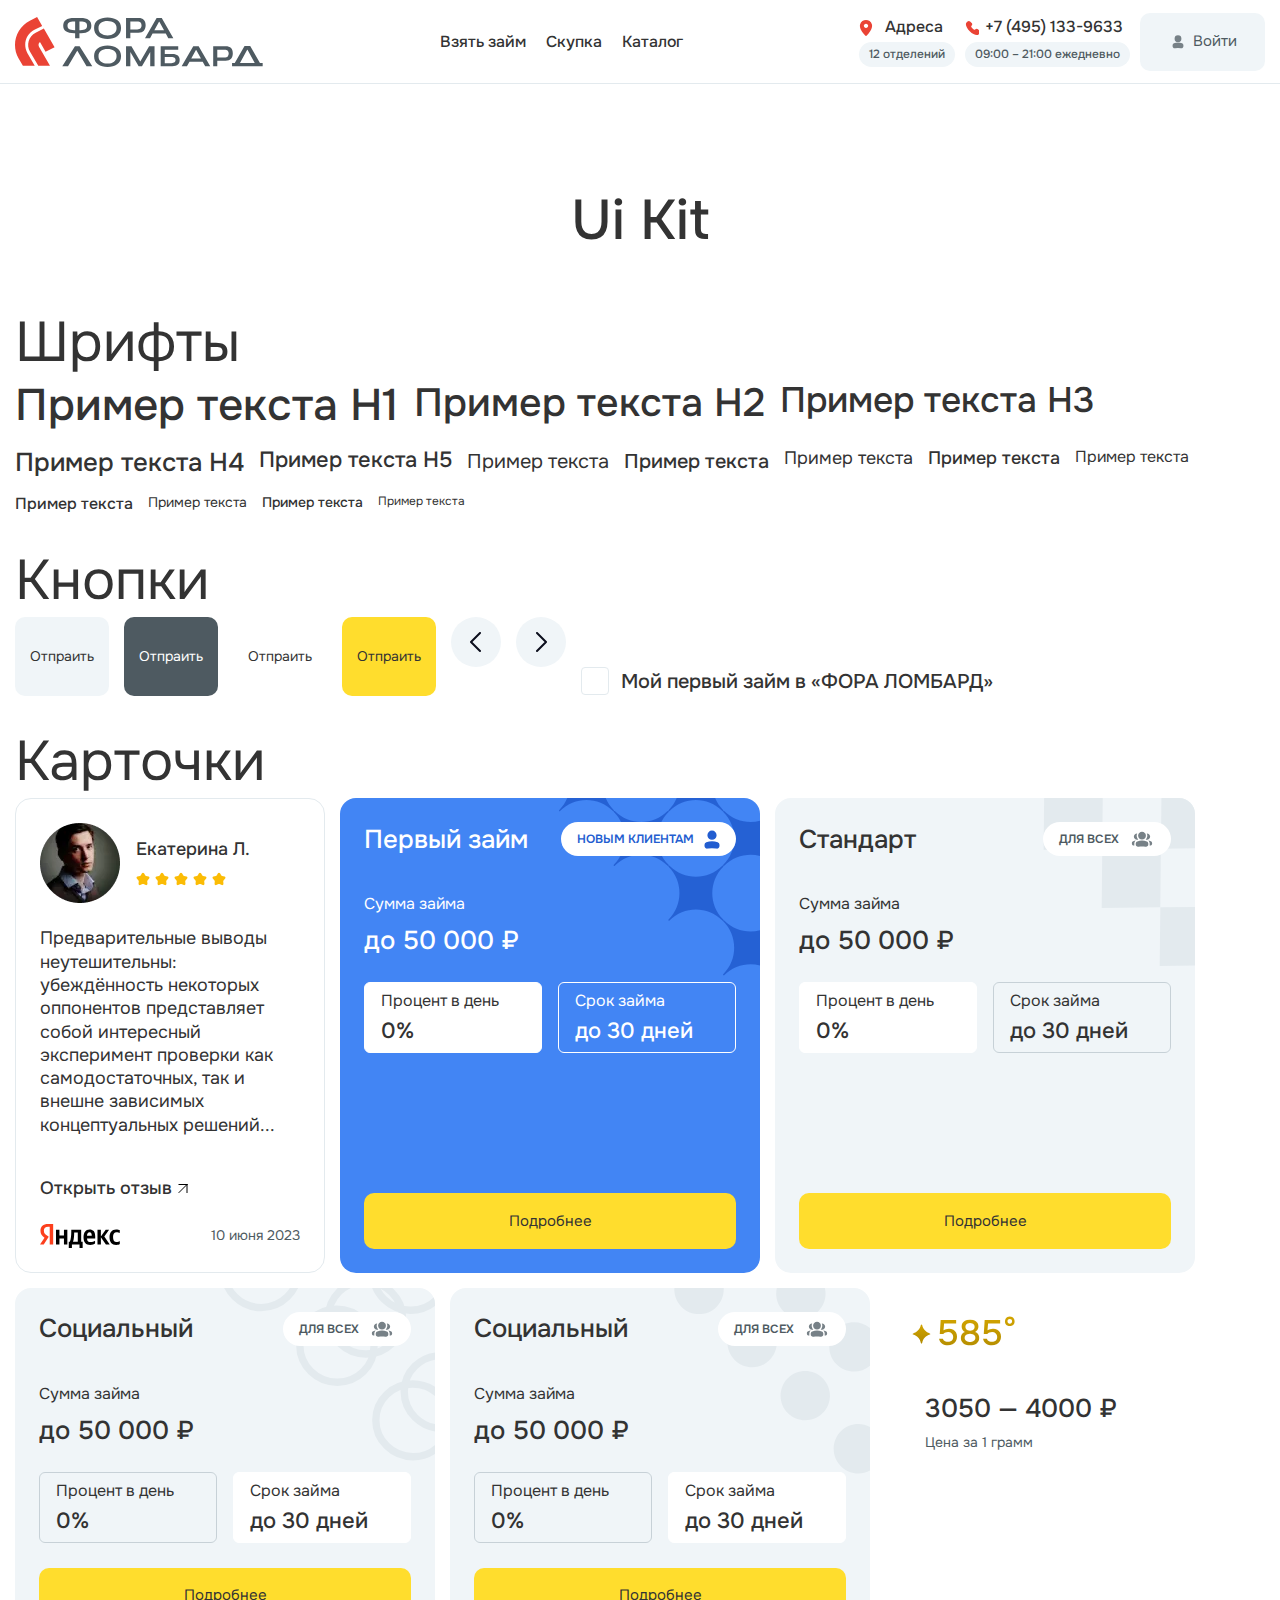
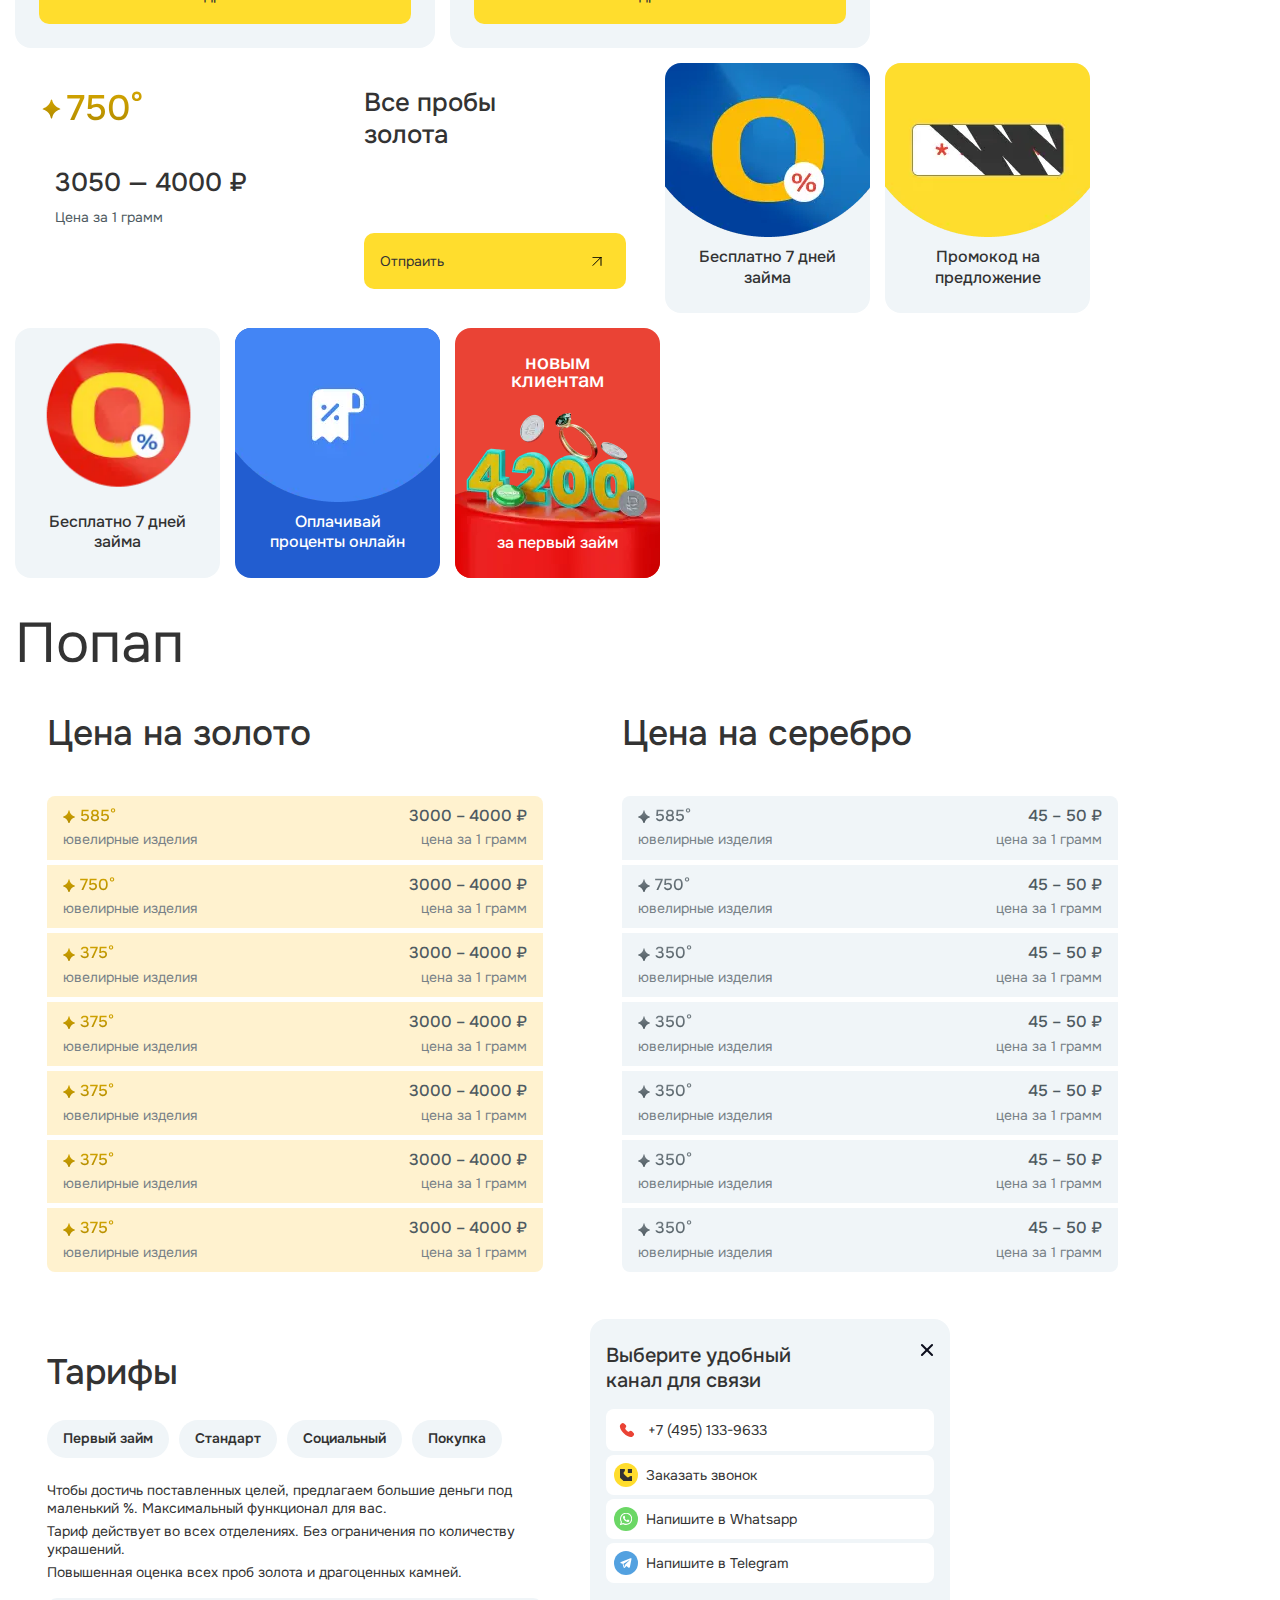
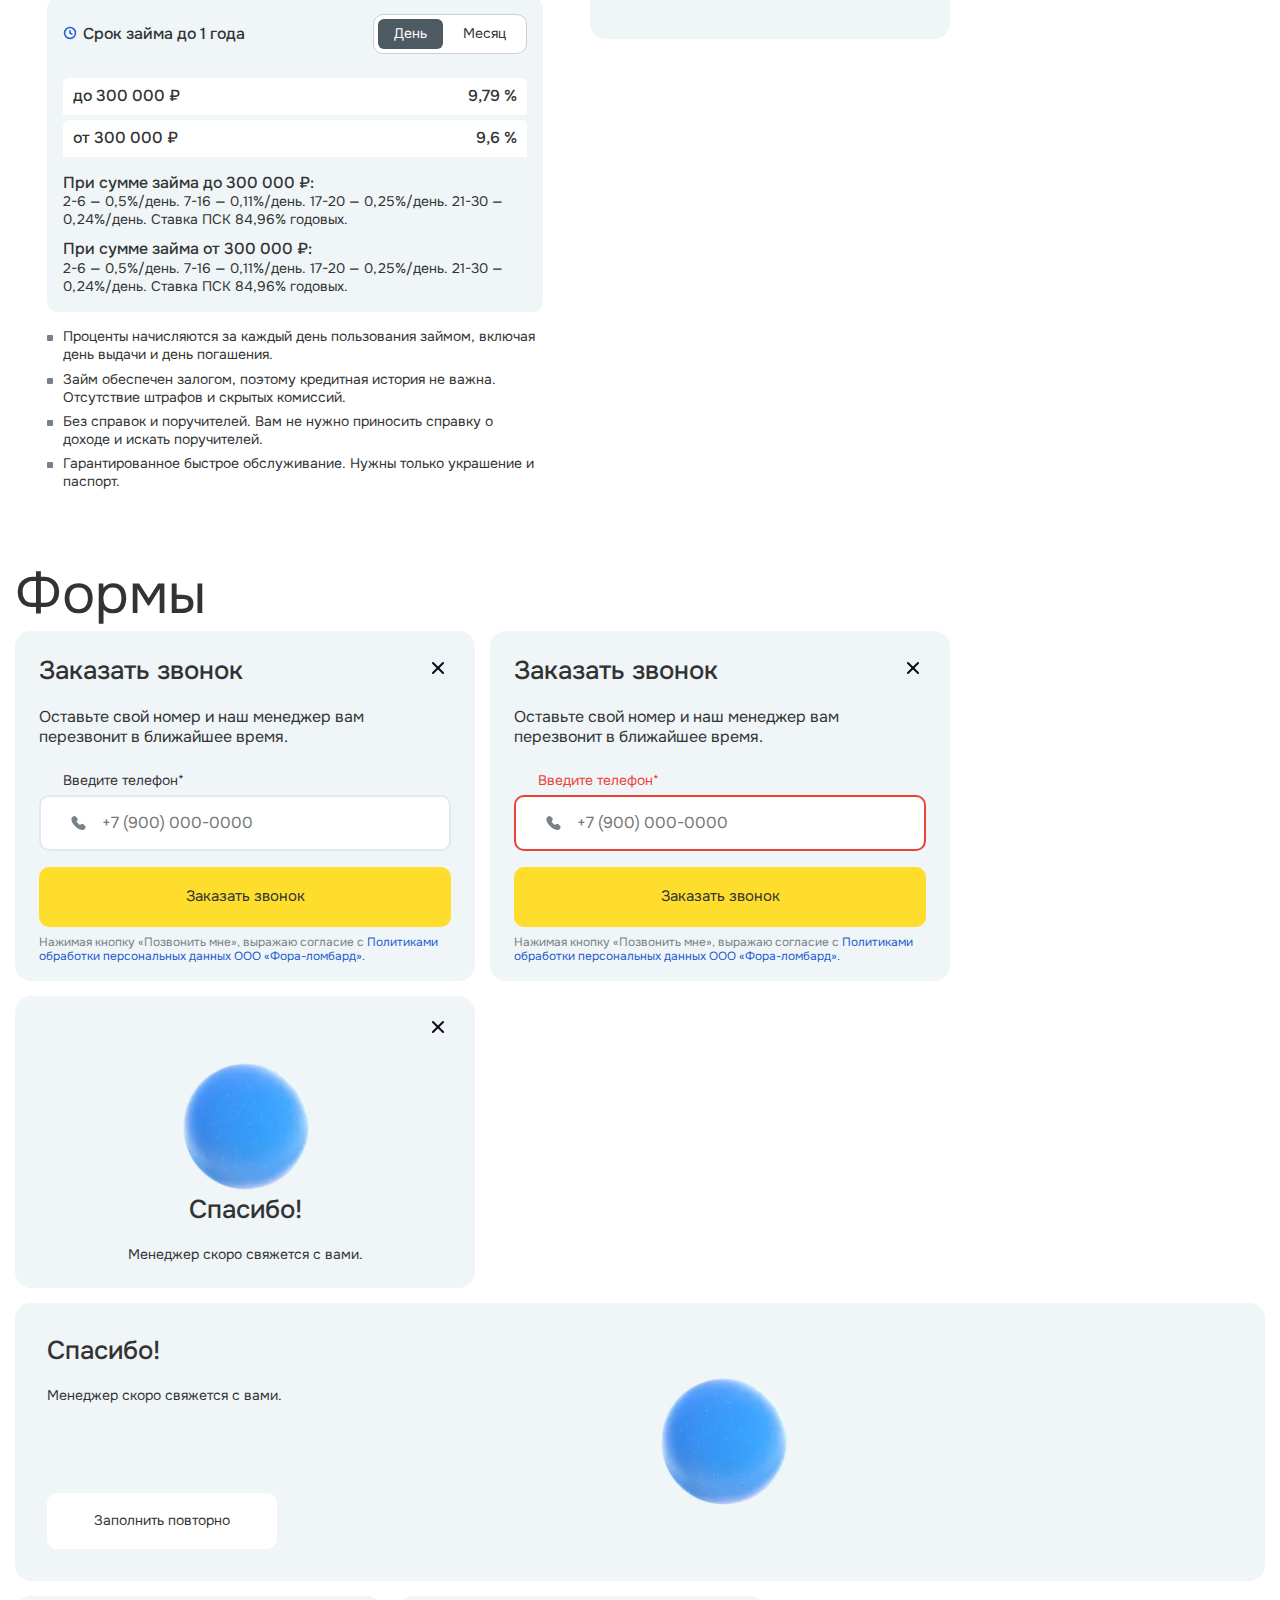
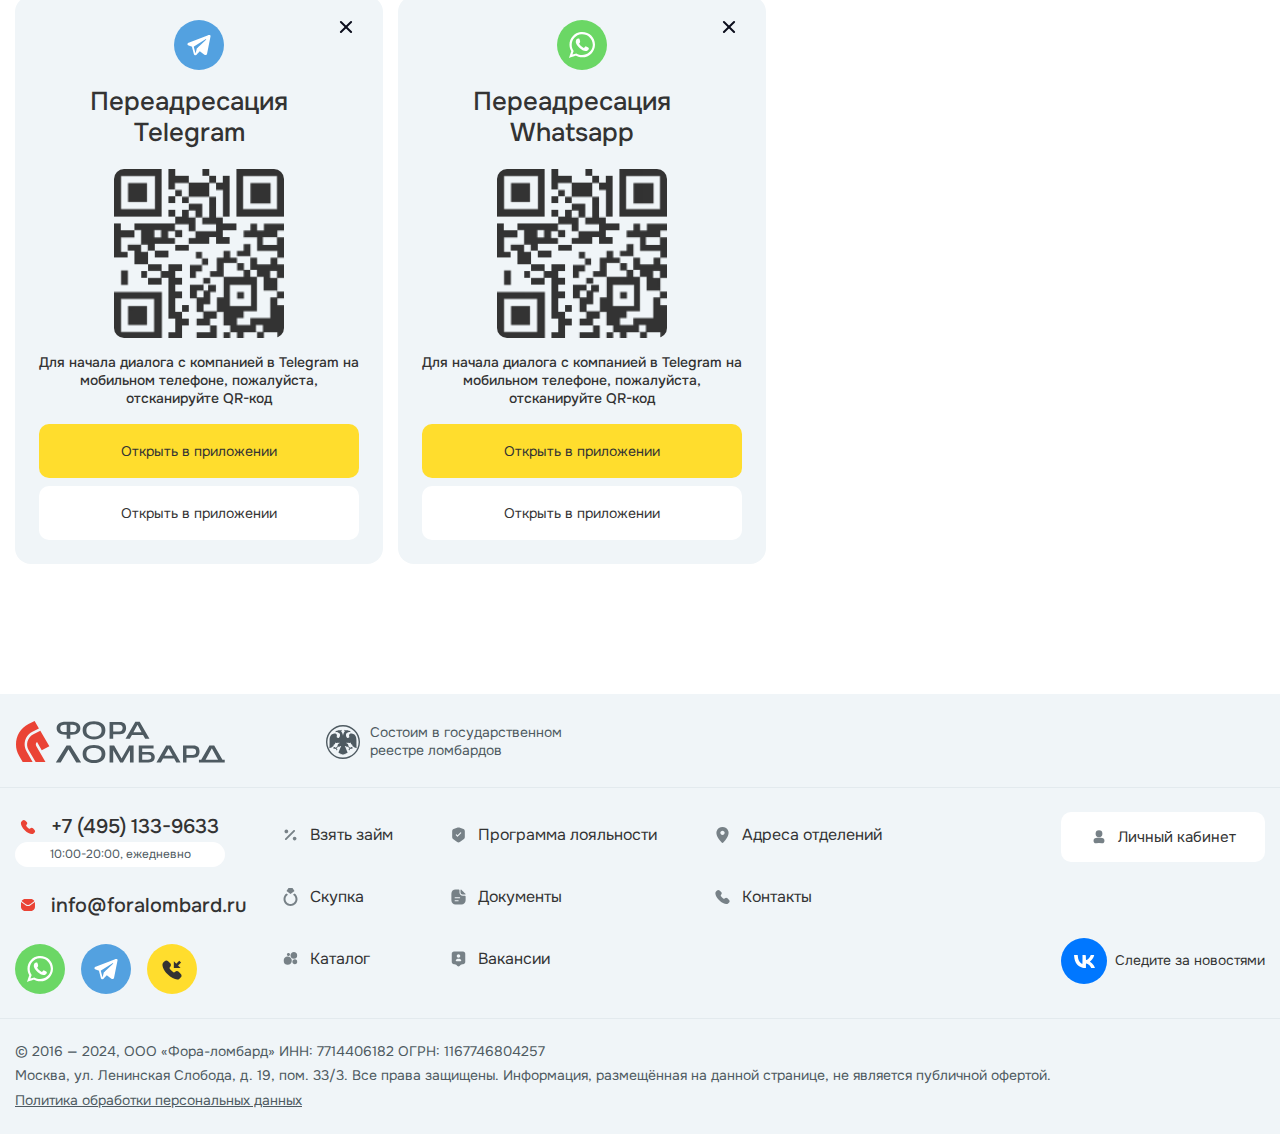
<file: ui.html>
<!DOCTYPE html>
<html lang="ru">

<head>
	<title>Общие блоки</title>
	<meta charset="UTF-8">
	<meta name="format-detection" content="telephone=no">
	<!-- <style>body{opacity: 0;}</style> -->
	<link rel="stylesheet" href="css/style.min.css?_v=20240606062931">
	<!-- <link rel="shortcut icon" href="favicon.ico"> -->
	<!-- <meta name="robots" content="noindex, nofollow"> -->
	<meta name="viewport" content="width=device-width, initial-scale=1.0">
	<script src="https://api-maps.yandex.ru/2.1/?apikey=ваш API-ключ&lang=ru_RU&_v=20240606062931">
	</script>
</head>

<body>
	<div class="wrapper">
		<div class="plug"></div>

		<header class="header" data-scroll="234" data-scroll-show>
			<div class="header__container">
				<div class="header__wrap">
					<div class="header__wrap-logo">
						<a href="#" class="header__logo"><img src="img/logo.svg" alt=""></a>
						<a href="#" class="header__logo-scroll"><img src="img/logo-scroll.svg" alt=""></a>
					</div>
					<div class="header__menu menu">
						<nav class="menu__body">
							<ul class="menu__list">
								<li class="menu__item"><a href="#" class="menu__link link-hover">Взять займ</a></li>
								<li class="menu__item"><a href="#" class="menu__link link-hover">Скупка</a></li>
								<li class="menu__item"><a href="#" class="menu__link link-hover">Каталог</a></li>
							</ul>
							<ul class="menu-navigation">
								<li class="menu-navigation__item">
									<a href="#" class="menu-navigation__link" data-goto=".tariffs-section">Тарифы</a>
								</li>
								<li class="menu-navigation__item">
									<a href="#" class="menu-navigation__link" data-goto=".prices-metall">Цена на золото</a>
								</li>
								<li class="menu-navigation__item">
									<a href="#" class="menu-navigation__link" data-goto=".prices-metall">Цена на серебро</a>
								</li>
								<li class="menu-navigation__item">
									<a href="#" class="menu-navigation__link" data-goto=".calculation-lay">Калькулятор</a>
								</li>
								<li class="menu-navigation__item">
									<a href="#" class="menu-navigation__link" data-goto=".lombard-addresses">Адреса</a>
								</li>
							</ul>
							<ul class="menu-mob">
								<li class="menu-mob__item">
									<img src="img/icons/icons-footer-1.svg" alt="">
									<a href="#" class="menu-mob__link">
										Взять займ
									</a>
								</li>
								<li class="menu-mob__item">
									<img src="img/icons/icons-footer-2.svg" alt="">
									<a href="#" class="menu-mob__link">
										Скупка
									</a>
								</li>
								<li class="menu-mob__item">
									<img src="img/icons/icons-footer-3.svg" alt="">
									<a href="#" class="menu-mob__link">
										Каталог
									</a>
								</li>
								<li class="menu-mob__item">
									<img src="img/icons/icons-footer-4.svg" alt="">
									<a href="#" class="menu-mob__link">
										Программа лояльности
									</a>
								</li>
								<li class="menu-mob__item">
									<img src="img/icons/icons-footer-5.svg" alt="">
									<a href="#" class="menu-mob__link">
										Документы
									</a>
								</li>
								<li class="menu-mob__item">
									<img src="img/icons/icons-footer-6.svg" alt="">
									<a href="#" class="menu-mob__link">
										Вакансии
									</a>
								</li>
								<li class="menu-mob__item">
									<img src="img/icons/icons-footer-7.svg" alt="">
									<a href="#" class="menu-mob__link">
										Адреса отделений
									</a>
								</li>
								<li class="menu-mob__item">
									<img src="img/icons/icons-footer-8.svg" alt="">
									<a href="#" class="menu-mob__link">
										Контакты
									</a>
								</li>
								<li class="menu-mob__actions"></li>
								<li class="menu-mob__message-mom">
									<a class="menu-mob__ws" href="#">
									</a>
									<a class="menu-mob__tg" href="#">
									</a>
									<a class="menu-mob__phone" href="#">
									</a>
								</li>
							</ul>
						</nav>
					</div>
					<div class="header__actions">
						<a href="#" class="header__wrap-item header__icon-address">
							<span>Адреса</span>
							<span>12 отделений</span>
						</a>
						<a href="tel:84951339633" class="header__wrap-item header__icon-phone" data-da=".menu-mob__actions, 991.98">
							<span>+7 (495) 133-9633</span>
							<span>09:00 – 21:00 ежедневно</span>
						</a>
						<a href="#" class="header__user">
							<span>Войти</span>
						</a>
					</div>
					<div class="header__burger-wrap">
						<button type="button" class="menu__icon icon-menu"><span></span></button>

					</div>

				</div>

			</div>
		</header>
		<main class="page">
			<section class="ui">
				<div class="ui__container">
					<div class="ui__wrapper">
						<h1 class="ui__title ">Ui Kit</h1>
						<div class="ui__item">
							<div class="ui__sub-title">
								Шрифты
							</div>
							<div class="ui__content">
								<h1>Пример текста H1</h1>
								<h2>Пример текста H2</h2>
								<h3>Пример текста H3</h3>
								<h4>Пример текста H4</h4>
								<h5>Пример текста H5</h5>
								<div class="text text_1">Пример текста</div>
								<div class="text text_2">Пример текста</div>
								<div class="text text_3">Пример текста</div>
								<div class="text text_4">Пример текста</div>
								<div class="text text_5">Пример текста</div>
								<div class="text text_6">Пример текста</div>
								<div class="text text_7">Пример текста</div>
								<div class="text text_8">Пример текста</div>
								<div class="text text_9">Пример текста</div>
							</div>
						</div>
						<div class="ui__item">
							<div class="ui__sub-title">
								Кнопки
							</div>
							<div class="ui__content">
								<button type="button" class="button button_whiteGray">Отпраить</button>
								<button type="button" class="button button_black">Отпраить</button>
								<button type="button" class="button button_white">Отпраить</button>
								<button type="button" class="button button_yellow">Отпраить</button>
								<button type="button" class="button-prev"></button>
								<button type="button" class="button-next button-next_active"></button>
								<div class="checkbox checkbox_main">
									<input id="c_1" data-error="Ошибка" class="checkbox__input" type="checkbox" value="1" name="form[]">
									<label for="c_1" class="checkbox__label"><span class="checkbox__text">Мой первый
											займ в «ФОРА ЛОМБАРД»</span></label>
								</div>
							</div>
						</div>
						<div class="ui__item">
							<div class="ui__sub-title">
								Карточки
							</div>
							<div class="ui__content">
								<a href="#" class="card card-review">
									<div class="card-review__wrap-title">
										<div class="card-review__img -ibg">
											<picture><source srcset="img/review-image-1.webp" type="image/webp"><img src="img/review-image-1.png" alt=""></picture>
										</div>
										<div class="card-review__title-contetn">
											<span>Екатерина Л.</span>
											<div class="card-review__rating">
												<span></span>
												<span></span>
												<span></span>
												<span></span>
												<span></span>
											</div>
										</div>
									</div>
									<div class="card-review__description">
										Предварительные выводы неутешительны: убеждённость некоторых оппонентов
										представляет собой интересный эксперимент проверки как самодостаточных, так и
										внешне зависимых концептуальных решений...
									</div>
									<div class="card-review__open-review">
										<span>Открыть отзыв</span>
									</div>
									<div class="card-review__footer">
										<img src="img/review-yandex.svg" alt="">
										<span>10 июня 2023</span>
									</div>
								</a>
								<div class="card card-tariffs card-tariffs_white">
									<div class="card-tariffs__decor-1"></div>
									<div class="card-tariffs__body-wrap">
										<div class="card-tariffs__header">
											<h4 class="card-tariffs__title">Первый займ</h4>
											<div class="card-tariffs__inner-wrap-title">
												<span class="blue">Новым клиентам</span>
												<img src="img/icons/user-blue.svg" alt="">
											</div>

										</div>
										<div class="card-tariffs__body">
											<div class="card-tariffs__wrap-1">
												<span>Сумма займа</span>
												<span class="h4">до 50 000 ₽</span>
											</div>
											<div class="card-tariffs__wrap-2">
												<div class="card-tariffs__iiner-wrap card-tariffs__iiner-wrap_active">
													<span>Процент в день</span>
													<span>0%</span>

												</div>
												<div class="card-tariffs__iiner-wrap">
													<span>Срок займа</span>
													<span>до 30 дней</span>
												</div>
											</div>

										</div>
										<button type="button" class="card-tariffs__button button button_yellow">Подробнее
										</button>
									</div>
								</div>
								<div class="card card-tariffs">
									<div class="card-tariffs__decor-2"></div>
									<div class="card-tariffs__decor"></div>
									<div class="card-tariffs__body-wrap">
										<div class="card-tariffs__header">
											<h4 class="card-tariffs__title">Стандарт </h4>
											<div class="card-tariffs__inner-wrap-title">
												<span>Для всех</span>
												<img src="img/icons/user-all.svg" alt="">
											</div>

										</div>
										<div class="card-tariffs__body">
											<div class="card-tariffs__wrap-1">
												<span>Сумма займа</span>
												<span class="h4">до 50 000 ₽</span>
											</div>
											<div class="card-tariffs__wrap-2 ">
												<div class="card-tariffs__iiner-wrap border-gray card-tariffs__iiner-wrap_active">
													<span>Процент в день</span>
													<span>0%</span>

												</div>
												<div class="card-tariffs__iiner-wrap border-gray">
													<span>Срок займа</span>
													<span>до 30 дней</span>
												</div>
											</div>

										</div>
										<button type="button" class="card-tariffs__button button button_yellow">Подробнее
										</button>
									</div>
								</div>
								<div class="card card-tariffs">
									<div class="card-tariffs__decor-3"></div>
									<div class="card-tariffs__decor"></div>
									<div class="card-tariffs__body-wrap">
										<div class="card-tariffs__header">
											<h4 class="card-tariffs__title">Социальный</h4>
											<div class="card-tariffs__inner-wrap-title">
												<span>Для всех</span>
												<img src="img/icons/user-all.svg" alt="">
											</div>

										</div>
										<div class="card-tariffs__body">
											<div class="card-tariffs__wrap-1">
												<span>Сумма займа</span>
												<span class="h4">до 50 000 ₽</span>
											</div>
											<div class="card-tariffs__wrap-2">
												<div class="card-tariffs__iiner-wrap border-gray">
													<span>Процент в день</span>
													<span>0%</span>

												</div>
												<div class="card-tariffs__iiner-wrap border-gray card-tariffs__iiner-wrap_active">
													<span>Срок займа</span>
													<span>до 30 дней</span>
												</div>
											</div>

										</div>
										<button type="button" class="card-tariffs__button button button_yellow">Подробнее
										</button>
									</div>



								</div>
								<div class="card card-tariffs">
									<div class="card-tariffs__decor-4"></div>
									<div class="card-tariffs__decor"></div>
									<div class="card-tariffs__body-wrap">
										<div class="card-tariffs__header">
											<h4 class="card-tariffs__title">Социальный</h4>
											<div class="card-tariffs__inner-wrap-title">
												<span>Для всех</span>
												<img src="img/icons/user-all.svg" alt="">
											</div>

										</div>
										<div class="card-tariffs__body">
											<div class="card-tariffs__wrap-1">
												<span>Сумма займа</span>
												<span class="h4">до 50 000 ₽</span>
											</div>
											<div class="card-tariffs__wrap-2">
												<div class="card-tariffs__iiner-wrap border-gray">
													<span>Процент в день</span>
													<span>0%</span>

												</div>
												<div class="card-tariffs__iiner-wrap border-gray card-tariffs__iiner-wrap_active">
													<span>Срок займа</span>
													<span>до 30 дней</span>
												</div>
											</div>

										</div>
										<button type="button" class="card-tariffs__button button button_yellow">Подробнее
										</button>
									</div>



								</div>
								<div class="metall-item card">
									<div class="metall-item__sample h3">585°</div>
									<div class="metall-item__description">
										<div class="metall-item__price h4">3050 — 4000 ₽</div>
										<div class="metall-item__text">Цена за 1 грамм</div>
									</div>
								</div>
								<div class="metall-item card">
									<div class="metall-item__sample h3">750°</div>
									<div class="metall-item__description">
										<div class="metall-item__price h4">3050 — 4000 ₽</div>
										<div class="metall-item__text">Цена за 1 грамм</div>
									</div>
								</div>
								<div class="metall-item metall-item_all card">
									<div class="metall-item__all-saple h4">Все пробы золота</div>
									<button type="button" class="metall-item__buuton button button_yellow">Отпраить</button>
								</div>
								<div class="card item-story item-story_color-gray">
									<div class="item-story__wrap-img -ibg_contain">
										<picture><source srcset="img/story-1.webp" type="image/webp"><img src="img/story-1.png" alt=""></picture>
									</div>
									<div class="item-story__description">Бесплатно 7 дней займа</div>
								</div>
								<div class="card item-story item-story_color-gray">
									<div class="item-story__wrap-img -ibg_contain">
										<picture><source srcset="img/story-2.webp" type="image/webp"><img src="img/story-2.png" alt=""></picture>
									</div>
									<div class="item-story__description">Промокод на предложение</div>
								</div>
								<div class="card item-story item-story_color-gray">
									<div class="item-story__wrap-img -ibg_contain">
										<picture><source srcset="img/story-3.webp" type="image/webp"><img src="img/story-3.png" alt=""></picture>
									</div>
									<div class="item-story__description">Бесплатно 7 дней займа</div>
								</div>
								<div class="card item-story item-story_color-blue">
									<div class="item-story__wrap-img -ibg_contain">
										<picture><source srcset="img/story-4.webp" type="image/webp"><img src="img/story-4.png" alt=""></picture>
									</div>
									<div class="item-story__description">Оплачивай проценты онлайн</div>
								</div>
								<div class="card item-story item-story_color-red">
									<div class="item-story__title">новым клиентам</div>
									<div class="item-story__wrap-img -ibg_contain">
										<picture><source srcset="img/story-5.webp" type="image/webp"><img src="img/story-5.png" alt=""></picture>
									</div>
									<div class="item-story__description">за первый займ</div>
								</div>
							</div>
						</div>
						<div class="ui__item">
							<div class="ui__sub-title">
								Попап
							</div>
							<div class="ui__content">
								<div class="price-metal">
									<div class="price-metal__wrap-title">
										<h3 class="price-metal__title">Цена на золото</h3>
									</div>
									<div class="price-metal__wrap">
										<a href="#" class="price-metal__item item-price-gold">
											<div class="item-price-gold__blok-1">
												<span>585°</span>
												<span>ювелирные изделия</span>
											</div>
											<div class="item-price-gold__blok-2">
												<span>3000 – 4000 ₽</span>
												<span>цена за 1 грамм</span>
											</div>
										</a>
										<a href="#" class="price-metal__item item-price-gold">
											<div class="item-price-gold__blok-1">
												<span>750°</span>
												<span>ювелирные изделия</span>
											</div>
											<div class="item-price-gold__blok-2">
												<span>3000 – 4000 ₽</span>
												<span>цена за 1 грамм</span>
											</div>
										</a>
										<a href="#" class="price-metal__item item-price-gold">
											<div class="item-price-gold__blok-1">
												<span>375°</span>
												<span>ювелирные изделия</span>
											</div>
											<div class="item-price-gold__blok-2">
												<span>3000 – 4000 ₽</span>
												<span>цена за 1 грамм</span>
											</div>
										</a>
										<a href="#" class="price-metal__item item-price-gold">
											<div class="item-price-gold__blok-1">
												<span>375°</span>
												<span>ювелирные изделия</span>
											</div>
											<div class="item-price-gold__blok-2">
												<span>3000 – 4000 ₽</span>
												<span>цена за 1 грамм</span>
											</div>
										</a>
										<a href="#" class="price-metal__item item-price-gold">
											<div class="item-price-gold__blok-1">
												<span>375°</span>
												<span>ювелирные изделия</span>
											</div>
											<div class="item-price-gold__blok-2">
												<span>3000 – 4000 ₽</span>
												<span>цена за 1 грамм</span>
											</div>
										</a>
										<a href="#" class="price-metal__item item-price-gold">
											<div class="item-price-gold__blok-1">
												<span>375°</span>
												<span>ювелирные изделия</span>
											</div>
											<div class="item-price-gold__blok-2">
												<span>3000 – 4000 ₽</span>
												<span>цена за 1 грамм</span>
											</div>
										</a>
										<a href="#" class="price-metal__item item-price-gold">
											<div class="item-price-gold__blok-1">
												<span>375°</span>
												<span>ювелирные изделия</span>
											</div>
											<div class="item-price-gold__blok-2">
												<span>3000 – 4000 ₽</span>
												<span>цена за 1 грамм</span>
											</div>
										</a>
									</div>
								</div>
								<div class="price-metal">
									<div class="price-metal__wrap-title">
										<h3 class="price-metal__title">Цена на серебро</h3>
									</div>
									<div class="price-metal__wrap">
										<a href="#" class="price-metal__item item-price-silver">
											<div class="item-price-silver__blok-1">
												<span>585°</span>
												<span>ювелирные изделия</span>
											</div>
											<div class="item-price-silver__blok-2">
												<span>45 – 50 ₽</span>
												<span>цена за 1 грамм</span>
											</div>
										</a>
										<a href="#" class="price-metal__item item-price-silver">
											<div class="item-price-silver__blok-1">
												<span>750°</span>
												<span>ювелирные изделия</span>
											</div>
											<div class="item-price-silver__blok-2">
												<span>45 – 50 ₽</span>
												<span>цена за 1 грамм</span>
											</div>
										</a>
										<a href="#" class="price-metal__item item-price-silver">
											<div class="item-price-silver__blok-1">
												<span>350°</span>
												<span>ювелирные изделия</span>
											</div>
											<div class="item-price-silver__blok-2">
												<span>45 – 50 ₽</span>
												<span>цена за 1 грамм</span>
											</div>
										</a>
										<a href="#" class="price-metal__item item-price-silver">
											<div class="item-price-silver__blok-1">
												<span>350°</span>
												<span>ювелирные изделия</span>
											</div>
											<div class="item-price-silver__blok-2">
												<span>45 – 50 ₽</span>
												<span>цена за 1 грамм</span>
											</div>
										</a>
										<a href="#" class="price-metal__item item-price-silver">
											<div class="item-price-silver__blok-1">
												<span>350°</span>
												<span>ювелирные изделия</span>
											</div>
											<div class="item-price-silver__blok-2">
												<span>45 – 50 ₽</span>
												<span>цена за 1 грамм</span>
											</div>
										</a>
										<a href="#" class="price-metal__item item-price-silver">
											<div class="item-price-silver__blok-1">
												<span>350°</span>
												<span>ювелирные изделия</span>
											</div>
											<div class="item-price-silver__blok-2">
												<span>45 – 50 ₽</span>
												<span>цена за 1 грамм</span>
											</div>
										</a>
										<a href="#" class="price-metal__item item-price-silver">
											<div class="item-price-silver__blok-1">
												<span>350°</span>
												<span>ювелирные изделия</span>
											</div>
											<div class="item-price-silver__blok-2">
												<span>45 – 50 ₽</span>
												<span>цена за 1 грамм</span>
											</div>
										</a>
									</div>
								</div>
								<div class="tariffs">
									<div class="tariffs__wrap-title">
										<h3 class="tariffs__title">Тарифы</h3>
									</div>
									<div class="tariffs__wrap-button">
										<button type="button" class="tariffs__button">Первый займ</button>
										<button type="button" class="tariffs__button">Стандарт</button>
										<button type="button" class="tariffs__button">Социальный</button>
										<button type="button" class="tariffs__button">Покупка</button>
									</div>
									<div class="tariffs__text">
										<p>Чтобы достичь поставленных целей, предлагаем большие деньги под маленький %.
											Максимальный функционал для вас.</p>
										<p>Тариф действует во всех отделениях. Без ограничения по количеству украшений.
										</p>
										<p>Повышенная оценка всех проб золота и драгоценных камней.</p>
									</div>
									<div class="tariffs-form">
										<div class="tariffs-form__header">
											<span class="tariffs-form__time">Срок займа до 1 года</span>
											<div class="tariffs-triger">
												<button type="button" class="tariffs-triger__button tariffs-triger__button_active tariffs-triger__button_popup">День</button>
												<button type="button" class="tariffs-triger__button tariffs-triger__button_popup">Месяц</button>
											</div>
										</div>
										<div class="tariffs-form__inputs">
											<div class="tariffs-form__line">
												<div class="tariffs-form__input">до 300 000 ₽</div>
												<span>9,79 %</span>
											</div>
											<div class="tariffs-form__line">
												<div class="tariffs-form__input">от 300 000 ₽</div>
												<span>9,6 %</span>
											</div>
										</div>
										<div class="tariffs-form__footer">
											<div class="tariffs-form__item-text">
												<span>При сумме займа до 300 000 ₽:</span>
												<span>2-6 — 0,5%/день. 7-16 — 0,11%/день. 17-20 — 0,25%/день. 21-30 —
													0,24%/день. Ставка ПСК 84,96% годовых.</span>
											</div>
											<div class="tariffs-form__item-text">
												<span>При сумме займа от 300 000 ₽:</span>
												<span>2-6 — 0,5%/день. 7-16 — 0,11%/день. 17-20 — 0,25%/день. 21-30 —
													0,24%/день. Ставка ПСК 84,96% годовых.</span>
											</div>
										</div>
									</div>
									<ul class="tariffs__list">
										<li class="tariffs__item">Проценты начисляются за каждый день пользования
											займом, включая день выдачи и день погашения.</li>
										<li class="tariffs__item">Займ обеспечен залогом, поэтому кредитная история
											не важна. Отсутствие штрафов и скрытых комиссий.</li>
										<li class="tariffs__item">Без справок и поручителей. Вам не нужно приносить
											справку о доходе и искать поручителей.</li>
										<li class="tariffs__item">Гарантированное быстрое обслуживание. Нужны
											только украшение и паспорт.</li>
									</ul>

								</div>
								<div class="сhannel-link">
									<div class="сhannel-link__wrap-title">
										<div class="сhannel-link__title">Выберите удобный канал для связи</div>
										<div class="сhannel-link__close">
											<img src="img/icons/close.svg" alt="">
										</div>
									</div>
									<div class="сhannel-link__wrap-item">
										<a href="tel:" class="сhannel-link__item">
											<img src="img/icons/Social-icon.svg" alt="">
											<span>+7 (495) 133-9633</span>
										</a>
										<div class="сhannel-link__item">
											<div class="сhannel-link__phone">
											</div>
											<span>Заказать звонок</span>
										</div>
										<div class="сhannel-link__item" data-popup="#gallery-popup-ws">
											<div class="сhannel-link__ws">
											</div>
											<span>Напишите в Whatsapp</span>
										</div>
										<div class="сhannel-link__item" data-popup="#gallery-popup-tg">
											<div class="сhannel-link__tg">
											</div>
											<span>Напишите в Telegram</span>
										</div>
									</div>
								</div>


							</div>
						</div>
						<div class="ui__item">
							<div class="ui__sub-title">
								Формы
							</div>
							<div class="ui__content">
								<form action="#" class="request-call">
									<div class="request-call__wrap-title">
										<h4 class="request-call__title">Заказать звонок</h4>
										<button type="button" class="request-call__close"></button>
									</div>
									<div class="request-call__text">
										Оставьте свой номер и наш менеджер вам перезвонит в ближайшее время.
									</div>
									<div class="request-call__line">
										<span>Введите телефон*</span>
										<div class="request-call__inner-wrap">
											<img src="img/icons/phone-form-8.svg" alt="">
											<input autocomplete="off" type="text" name="phone" placeholder="+7 (900) 000-0000" class="request-call__input">
										</div>
										<button type="submit" class="request-call__button">Заказать звонок</button>
										<div class="request-call__data-processing">
											Нажимая кнопку «Позвонить мне», выражаю согласие с <a href="#">Политиками
												обработки персональных данных ООО «Фора-ломбард».</a>
										</div>
									</div>
								</form>
								<form action="#" class="request-call request-call_error">
									<div class="request-call__wrap-title">
										<h4 class="request-call__title">Заказать звонок</h4>
										<button type="button" class="request-call__close"></button>
									</div>
									<div class="request-call__text">
										Оставьте свой номер и наш менеджер вам перезвонит в ближайшее время.
									</div>
									<div class="request-call__line">
										<span>Введите телефон*</span>
										<div class="request-call__inner-wrap">
											<img src="img/icons/phone-form-8.svg" alt="">
											<input autocomplete="off" type="text" name="phone" placeholder="+7 (900) 000-0000" class="request-call__input">
										</div>
										<button type="submit" class="request-call__button">Заказать звонок</button>
										<div class="request-call__data-processing">
											Нажимая кнопку «Позвонить мне», выражаю согласие с <a href="#">Политиками
												обработки персональных данных ООО «Фора-ломбард».</a>
										</div>
									</div>
									<div class="request-call__body body-request-call">
										<div class="body-request-call__wrap-img -ibg">
											<picture><source srcset="img/round.webp" type="image/webp"><img src="img/round.png" alt=""></picture>
										</div>
										<div class="body-request-call__text h4">Спасибо!</div>
										<div class="body-request-call__text1">Менеджер скоро свяжется с вами.</div>
									</div>
								</form>
								<form action="#" class="request-call request-call_submit">
									<div class="request-call__wrap-title">
										<h4 class="request-call__title">Заказать звонок</h4>
										<button type="button" class="request-call__close"></button>
									</div>
									<div class="request-call__text">
										Оставьте свой номер и наш менеджер вам перезвонит в ближайшее время.
									</div>
									<div class="request-call__line">
										<span>Введите телефон*</span>
										<div class="request-call__inner-wrap">
											<img src="img/icons/phone-form-8.svg" alt="">
											<input autocomplete="off" type="text" name="phone" placeholder="+7 (900) 000-0000" class="request-call__input">
										</div>
										<button type="submit" class="request-call__button">Заказать звонок</button>
										<div class="request-call__data-processing">
											Нажимая кнопку «Позвонить мне», выражаю согласие с <a href="#">Политиками
												обработки персональных данных ООО «Фора-ломбард».</a>
										</div>
									</div>
									<div class="request-call__body body-request-call">
										<div class="body-request-call__wrap-img -ibg">
											<picture><source srcset="img/round.webp" type="image/webp"><img src="img/round.png" alt=""></picture>
										</div>
										<div class="body-request-call__text h4">Спасибо!</div>
										<div class="body-request-call__text1">Менеджер скоро свяжется с вами.</div>
									</div>
								</form>
								<form action="#" class="request-call request-call_submit request-call_submit-dectop">
									<div class="request-call__body body-request-call">
										<div class="body-request-call__wrap-img -ibg">
											<picture><source srcset="img/round.webp" type="image/webp"><img src="img/round.png" alt=""></picture>
										</div>
										<div class="request-call__wrap-dectop-sumbit">
											<div class="body-request-call__text h4">Спасибо!</div>
											<div class="body-request-call__text1">Менеджер скоро свяжется с вами.</div>
											<a href="#">Заполнить повторно</a>
										</div>

									</div>
								</form>
								<div class="gallery-popup">
									<div class="gallery-popup__wrap-header">
										<a href="#" class="contacts-btn-tg">
										</a>
										<div class="gallery-popup__close"></div>
									</div>
									<div class="gallery-popup__title h4">Переадресация Telegram</div>
									<div class="gallery-popup__wrap-img -ibg">
										<picture><source srcset="img/gallery-popup.webp" type="image/webp"><img src="img/gallery-popup.png" alt=""></picture>
									</div>
									<div class="gallery-popup__text">Для начала диалога с компанией в Telegram на
										мобильном телефоне, пожалуйста, отсканируйте QR-код</div>
									<a href="#" class="gallery-popup__button gallery-popup__button_yellow">Открыть в
										приложении</a>
									<a href="#" class="gallery-popup__button gallery-popup__button_whiit">Открыть в
										приложении</a>
								</div>
								<div class="gallery-popup">
									<div class="gallery-popup__wrap-header">
										<a href="#" class="contacts-btn-ws">
										</a>
										<div class="gallery-popup__close"></div>
									</div>
									<div class="gallery-popup__title h4">Переадресация Whatsapp</div>
									<div class="gallery-popup__wrap-img -ibg">
										<picture><source srcset="img/gallery-popup.webp" type="image/webp"><img src="img/gallery-popup.png" alt=""></picture>
									</div>
									<div class="gallery-popup__text">Для начала диалога с компанией в Telegram на
										мобильном телефоне, пожалуйста, отсканируйте QR-код</div>
									<a href="#" class="gallery-popup__button gallery-popup__button_yellow">Открыть в
										приложении</a>
									<a href="#" class="gallery-popup__button gallery-popup__button_whiit">Открыть в
										приложении</a>
								</div>
							</div>
						</div>
					</div>

			</section>
		</main>
		<footer class="footer">

			<div class="footer__top">
				<div class="footer__container">
					<div class="footer__wrap-top">
						<a href="#" class="footer__logo -ibg_contain">
							<img src="img/logo.svg" alt="">
						</a>
						<a href="#">
							<span>Состоим в государственном реестре ломбардов</span>
						</a>
					</div>

				</div>

			</div>
			<div class="top-footer__body body-footer">
				<div class="body-footer__container">
					<div class="body-footer__wrap ">
						<div class="body-footer__contact contact-footer">
							<div class="contact-footer__wrap-link">

								<a class="contact-footer__icon-phone" href="tel:84951339633">+7 (495) 133-9633</a>
								<span>10:00-20:00, ежедневно</span>
								<a class="contact-footer__icon-email" href="mailto:info@foralombard.ru">info@foralombard.ru</a>
							</div>
							<div class="contacts-btn">
								<a href="#" class="contacts-btn-ws" data-popup="#gallery-popup-ws">
								</a>
								<a href="#" class="contacts-btn-tg" data-popup="#gallery-popup-tg">
								</a>
								<a href="tel:" class="contacts-btn-phone">
								</a>
							</div>
						</div>
						<nav class="menu-footer">
							<ul class="menu-footer__list">
								<li class="menu-footer__item">
									<img src="img/icons/icons-footer-1.svg" alt="">
									<a href="#" class="menu-footer__link">
										Взять займ
									</a>
								</li>
								<li class="menu-footer__item">
									<img src="img/icons/icons-footer-2.svg" alt="">
									<a href="#" class="menu-footer__link">
										Скупка
									</a>
								</li>
								<li class="menu-footer__item">
									<img src="img/icons/icons-footer-3.svg" alt="">
									<a href="#" class="menu-footer__link">
										Каталог
									</a>
								</li>
							</ul>
							<ul class="menu-footer__list">
								<li class="menu-footer__item">
									<img src="img/icons/icons-footer-4.svg" alt="">
									<a href="#" class="menu-footer__link">
										Программа лояльности
									</a>
								</li>
								<li class="menu-footer__item">
									<img src="img/icons/icons-footer-5.svg" alt="">
									<a href="#" class="menu-footer__link">
										Документы
									</a>
								</li>
								<li class="menu-footer__item">
									<img src="img/icons/icons-footer-6.svg" alt="">
									<a href="#" class="menu-footer__link">
										Вакансии
									</a>
								</li>
							</ul>
							<ul class="menu-footer__list">
								<li class="menu-footer__item">
									<img src="img/icons/icons-footer-7.svg" alt="">
									<a href="#" class="menu-footer__link">
										Адреса отделений
									</a>
								</li>
								<li class="menu-footer__item">
									<img src="img/icons/icons-footer-8.svg" alt="">
									<a href="#" class="menu-footer__link">
										Контакты
									</a>
								</li>
							</ul>
						</nav>
						<div class="body-footer-user">
							<a href="#" class="body-footer-user__item body-footer-user__item_user">
								<img src="img/icons/user.svg" alt="">
								<span>Личный кабинет</span>
							</a>
							<a href="#" class="body-footer-user__item body-footer-user__item_news">
								<span></span>
								<span>Следите за новостями</span>
							</a>
						</div>
					</div>

				</div>
			</div>
			<div class="footer__footer">
				<div class="footer__container">
					<div class="footer__wrap-footer">
						<div>© 2016 — 2024, ООО «Фора-ломбард»
							ИНН: 7714406182
							ОГРН: 1167746804257
						</div>
						<div>Москва, ул. Ленинская Слобода, д. 19, пом. 33/3. Все права защищены. Информация, размещённая на
							данной странице, не является публичной офертой.
						</div>
						<a href="#">Политика обработки персональных данных</a>
					</div>
				</div>
			</div>


		</footer>
	</div>
	<div id="popup-gold" aria-hidden="true" class="popup">
		<div class="popup__wrapper">
			<div class="popup__content popup__content_metal">
				<div class="price-metal">
					<div class="price-metal__wrap-title">
						<h3 class="price-metal__title">Цена на золото</h3>
						<button data-close type="button" class="close-popoup"></button>
					</div>
					<div class="price-metal__wrap">
						<a href="#" class="price-metal__item item-price-gold">
							<div class="item-price-gold__blok-1">
								<span>585°</span>
								<span>ювелирные изделия</span>
							</div>
							<div class="item-price-gold__blok-2">
								<span>3000 – 4000 ₽</span>
								<span>цена за 1 грамм</span>
							</div>
						</a>
						<a href="#" class="price-metal__item item-price-gold">
							<div class="item-price-gold__blok-1">
								<span>750°</span>
								<span>ювелирные изделия</span>
							</div>
							<div class="item-price-gold__blok-2">
								<span>3000 – 4000 ₽</span>
								<span>цена за 1 грамм</span>
							</div>
						</a>
						<a href="#" class="price-metal__item item-price-gold">
							<div class="item-price-gold__blok-1">
								<span>375°</span>
								<span>ювелирные изделия</span>
							</div>
							<div class="item-price-gold__blok-2">
								<span>3000 – 4000 ₽</span>
								<span>цена за 1 грамм</span>
							</div>
						</a>
						<a href="#" class="price-metal__item item-price-gold">
							<div class="item-price-gold__blok-1">
								<span>375°</span>
								<span>ювелирные изделия</span>
							</div>
							<div class="item-price-gold__blok-2">
								<span>3000 – 4000 ₽</span>
								<span>цена за 1 грамм</span>
							</div>
						</a>
						<a href="#" class="price-metal__item item-price-gold">
							<div class="item-price-gold__blok-1">
								<span>375°</span>
								<span>ювелирные изделия</span>
							</div>
							<div class="item-price-gold__blok-2">
								<span>3000 – 4000 ₽</span>
								<span>цена за 1 грамм</span>
							</div>
						</a>
						<a href="#" class="price-metal__item item-price-gold">
							<div class="item-price-gold__blok-1">
								<span>375°</span>
								<span>ювелирные изделия</span>
							</div>
							<div class="item-price-gold__blok-2">
								<span>3000 – 4000 ₽</span>
								<span>цена за 1 грамм</span>
							</div>
						</a>
						<a href="#" class="price-metal__item item-price-gold">
							<div class="item-price-gold__blok-1">
								<span>375°</span>
								<span>ювелирные изделия</span>
							</div>
							<div class="item-price-gold__blok-2">
								<span>3000 – 4000 ₽</span>
								<span>цена за 1 грамм</span>
							</div>
						</a>
					</div>
				</div>
			</div>
		</div>
	</div>
	<div id="popup-silver" aria-hidden="true" class="popup">
		<div class="popup__wrapper">
			<div class="popup__content popup__content_metal">
				<div class="price-metal">
					<div class="price-metal__wrap-title">
						<h3 class="price-metal__title">Цена на золото</h3>
						<button data-close type="button" class="close-popoup"></button>
					</div>
					<div class="price-metal__wrap">
						<a href="#" class="price-metal__item item-price-silver">
							<div class="item-price-silver__blok-1">
								<span>585°</span>
								<span>ювелирные изделия</span>
							</div>
							<div class="item-price-silver__blok-2">
								<span>45 – 50 ₽</span>
								<span>цена за 1 грамм</span>
							</div>
						</a>
						<a href="#" class="price-metal__item item-price-silver">
							<div class="item-price-silver__blok-1">
								<span>750°</span>
								<span>ювелирные изделия</span>
							</div>
							<div class="item-price-silver__blok-2">
								<span>45 – 50 ₽</span>
								<span>цена за 1 грамм</span>
							</div>
						</a>
						<a href="#" class="price-metal__item item-price-silver">
							<div class="item-price-silver__blok-1">
								<span>350°</span>
								<span>ювелирные изделия</span>
							</div>
							<div class="item-price-silver__blok-2">
								<span>45 – 50 ₽</span>
								<span>цена за 1 грамм</span>
							</div>
						</a>
						<a href="#" class="price-metal__item item-price-silver">
							<div class="item-price-silver__blok-1">
								<span>350°</span>
								<span>ювелирные изделия</span>
							</div>
							<div class="item-price-silver__blok-2">
								<span>45 – 50 ₽</span>
								<span>цена за 1 грамм</span>
							</div>
						</a>
						<a href="#" class="price-metal__item item-price-silver">
							<div class="item-price-silver__blok-1">
								<span>350°</span>
								<span>ювелирные изделия</span>
							</div>
							<div class="item-price-silver__blok-2">
								<span>45 – 50 ₽</span>
								<span>цена за 1 грамм</span>
							</div>
						</a>
						<a href="#" class="price-metal__item item-price-silver">
							<div class="item-price-silver__blok-1">
								<span>350°</span>
								<span>ювелирные изделия</span>
							</div>
							<div class="item-price-silver__blok-2">
								<span>45 – 50 ₽</span>
								<span>цена за 1 грамм</span>
							</div>
						</a>
						<a href="#" class="price-metal__item item-price-silver">
							<div class="item-price-silver__blok-1">
								<span>350°</span>
								<span>ювелирные изделия</span>
							</div>
							<div class="item-price-silver__blok-2">
								<span>45 – 50 ₽</span>
								<span>цена за 1 грамм</span>
							</div>
						</a>
					</div>
				</div>
			</div>
		</div>
	</div>
	<div id="popup-tariffs" aria-hidden="true" class="popup">
		<div class="popup__wrapper">
			<div class="popup__content popup__content_metal">
				<div class="tariffs">
					<div class="tariffs__wrap-title">
						<h3 class="tariffs__title">Тарифы</h3>
						<button data-close type="button" class="close-popoup"></button>
					</div>
					<div class="tariffs__wrap-button">
						<button type="button" class="tariffs__button">Первый займ</button>
						<button type="button" class="tariffs__button">Стандарт</button>
						<button type="button" class="tariffs__button">Социальный</button>
						<button type="button" class="tariffs__button">Покупка</button>
					</div>
					<div class="tariffs__text">
						<p>Чтобы достичь поставленных целей, предлагаем большие деньги под маленький %.
							Максимальный функционал для вас.</p>
						<p>Тариф действует во всех отделениях. Без ограничения по количеству украшений.
						</p>
						<p>Повышенная оценка всех проб золота и драгоценных камней.</p>
					</div>
					<div class="tariffs-form">
						<div class="tariffs-form__header">
							<span class="tariffs-form__time">Срок займа до 1 года</span>
							<div class="tariffs-triger">
								<button type="button" class="tariffs-triger__button tariffs-triger__button_active tariffs-triger__button_popup">День</button>
								<button type="button" class="tariffs-triger__button tariffs-triger__button_popup">Месяц</button>
							</div>
						</div>
						<div class="tariffs-form__inputs">
							<div class="tariffs-form__line">
								<div class="tariffs-form__input">до 300 000 ₽</div>
								<span>9,79 %</span>
							</div>
							<div class="tariffs-form__line">
								<div class="tariffs-form__input">от 300 000 ₽</div>
								<span>9,6 %</span>
							</div>
						</div>
						<div class="tariffs-form__footer">
							<div class="tariffs-form__item-text">
								<span>При сумме займа до 300 000 ₽:</span>
								<span>2-6 — 0,5%/день. 7-16 — 0,11%/день. 17-20 — 0,25%/день. 21-30 —
									0,24%/день. Ставка ПСК 84,96% годовых.</span>
							</div>
							<div class="tariffs-form__item-text">
								<span>При сумме займа от 300 000 ₽:</span>
								<span>2-6 — 0,5%/день. 7-16 — 0,11%/день. 17-20 — 0,25%/день. 21-30 —
									0,24%/день. Ставка ПСК 84,96% годовых.</span>
							</div>
						</div>
					</div>
					<ul class="tariffs__list">
						<li class="tariffs__item">Проценты начисляются за каждый день пользования
							займом, включая день выдачи и день погашения.</li>
						<li class="tariffs__item">Займ обеспечен залогом, поэтому кредитная история
							не важна. Отсутствие штрафов и скрытых комиссий.</li>
						<li class="tariffs__item">Без справок и поручителей. Вам не нужно приносить
							справку о доходе и искать поручителей.</li>
						<li class="tariffs__item">Гарантированное быстрое обслуживание. Нужны
							только украшение и паспорт.</li>
					</ul>

				</div>
			</div>
		</div>
	</div>
	<div id="request-call" aria-hidden="true" class="popup">
		<div class="popup__wrapper popup__wrapper_request-call">
			<div class="popup__content">
				<form action="#" class="request-call">
					<div class="request-call__wrap-title">
						<h4 class="request-call__title">Получить онлайн-оценку</h4>
						<button type="button" class="request-call__close" data-close></button>
					</div>
					<div class="request-call__text">
						Оставьте свой номер и наш менеджер вам перезвонит в ближайшее время.
					</div>
					<div class="request-call__line">
						<span>Введите телефон*</span>
						<div class="request-call__inner-wrap">
							<img src="img/icons/phone-form-8.svg" alt="">
							<input autocomplete="off" type="text" name="phone" placeholder="+7 (900) 000-0000" class="request-call__input">
						</div>
						<button type="submit" class="request-call__button">Получить онлайн-оценку</button>
						<div class="request-call__data-processing">
							Нажимая кнопку «Позвонить мне», выражаю согласие с <a href="#">Политиками
								обработки персональных данных ООО «Фора-ломбард».</a>
						</div>
					</div>
				</form>
			</div>
		</div>
	</div>
	<div id="request-call-1" aria-hidden="true" class="popup">
		<div class="popup__wrapper popup__wrapper_request-call">
			<div class="popup__content">
				<form action="#" class="request-call">
					<div class="request-call__wrap-title">
						<h4 class="request-call__title">Заказать звонок</h4>
						<button type="button" class="request-call__close" data-close></button>
					</div>
					<div class="request-call__text">
						Оставьте свой номер и наш менеджер вам перезвонит в ближайшее время.
					</div>
					<div class="request-call__line">
						<span>Введите телефон*</span>
						<div class="request-call__inner-wrap">
							<img src="img/icons/phone-form-8.svg" alt="">
							<input autocomplete="off" type="text" name="phone" placeholder="+7 (900) 000-0000" class="request-call__input">
						</div>
						<button type="submit" class="request-call__button">Заказать звонок</button>
						<div class="request-call__data-processing">
							Нажимая кнопку «Позвонить мне», выражаю согласие с <a href="#">Политиками
								обработки персональных данных ООО «Фора-ломбард».</a>
						</div>
					</div>
				</form>
			</div>
		</div>
	</div>
	<div id="gallery-popup-tg" aria-hidden="true" class="popup">
		<div class="popup__wrapper popup__wrapper_request-call">
			<div class="popup__content">
				<div class="gallery-popup">
					<div class="gallery-popup__wrap-header">
						<a href="#" class="contacts-btn-tg">
						</a>
						<div class="gallery-popup__close" data-close></div>
					</div>
					<div class="gallery-popup__title h4">Переадресация Telegram</div>
					<div class="gallery-popup__wrap-img -ibg">
						<picture><source srcset="img/gallery-popup.webp" type="image/webp"><img src="img/gallery-popup.png" alt=""></picture>
					</div>
					<div class="gallery-popup__text">Для начала диалога с компанией в Telegram на
						мобильном телефоне, пожалуйста, отсканируйте QR-код</div>
					<a href="#" class="gallery-popup__button gallery-popup__button_yellow">Открыть в
						приложении</a>
					<a href="#" class="gallery-popup__button gallery-popup__button_whiit">Открыть в
						приложении</a>
				</div>
			</div>
		</div>
	</div>
	<div id="gallery-popup-ws" aria-hidden="true" class="popup">
		<div class="popup__wrapper popup__wrapper_request-call">
			<div class="popup__content">
				<div class="gallery-popup">
					<div class="gallery-popup__wrap-header">
						<a href="#" class="contacts-btn-ws">
						</a>
						<div class="gallery-popup__close" data-close></div>
					</div>
					<div class="gallery-popup__title h4">Переадресация Whatsapp</div>
					<div class="gallery-popup__wrap-img -ibg">
						<picture><source srcset="img/gallery-popup.webp" type="image/webp"><img src="img/gallery-popup.png" alt=""></picture>
					</div>
					<div class="gallery-popup__text">Для начала диалога с компанией в Telegram на
						мобильном телефоне, пожалуйста, отсканируйте QR-код</div>
					<a href="#" class="gallery-popup__button gallery-popup__button_yellow">Открыть в
						приложении</a>
					<a href="#" class="gallery-popup__button gallery-popup__button_whiit">Открыть в
						приложении</a>
				</div>
			</div>
		</div>
	</div>

	<script src="js/app.js?_v=20240606062931"></script>
</body>

</html>
</file>
<file: css/style.min.css>
@charset "UTF-8";
@import url(https://fonts.googleapis.com/css?family=Onest:100,200,300,regular,500,600,700,800,900);
@import url(https://fonts.googleapis.com/css?family=Roboto+Flex:regular);
@font-face {
  font-family: lg;
  src: url([data-uri])
      format("woff2"),
    url([data-uri])
      format("woff");
  font-weight: 400;
  font-style: normal;
  font-display: block;
}

body {
  overflow-x: hidden;
}

.lg-icon {
  font-family: lg !important;
  speak: never;
  font-style: normal;
  font-weight: 400;
  font-variant: normal;
  text-transform: none;
  line-height: 1;
  -webkit-font-smoothing: antialiased;
  -moz-osx-font-smoothing: grayscale;
}
.lg-container {
  font-family: system-ui, -apple-system, "Segoe UI", Roboto, "Helvetica Neue",
    Arial, "Noto Sans", "Liberation Sans", sans-serif, "Apple Color Emoji",
    "Segoe UI Emoji", "Segoe UI Symbol", "Noto Color Emoji";
}
.lg-next,
.lg-prev {
  background-color: rgba(0, 0, 0, 0.45);
  border-radius: 2px;
  color: #999;
  cursor: pointer;
  display: block;
  font-size: 22px;
  margin-top: -10px;
  padding: 8px 10px 9px;
  position: absolute;
  top: 50%;
  z-index: 1080;
  outline: 0;
  border: none;
}
.lg-next.disabled,
.lg-prev.disabled {
  opacity: 0 !important;
  cursor: default;
}
.lg-next:hover:not(.disabled),
.lg-prev:hover:not(.disabled) {
  color: #fff;
}
.lg-single-item .lg-next,
.lg-single-item .lg-prev {
  display: none;
}
.lg-next {
  right: 20px;
}
.lg-next:before {
  content: "\e095";
}
.lg-prev {
  left: 20px;
}
.lg-prev:after {
  content: "\e094";
}
@-webkit-keyframes lg-right-end {
  0% {
    left: 0;
  }
  50% {
    left: -30px;
  }
  100% {
    left: 0;
  }
}
@keyframes lg-right-end {
  0% {
    left: 0;
  }
  50% {
    left: -30px;
  }
  100% {
    left: 0;
  }
}
@-webkit-keyframes lg-left-end {
  0% {
    left: 0;
  }
  50% {
    left: 30px;
  }
  100% {
    left: 0;
  }
}
@keyframes lg-left-end {
  0% {
    left: 0;
  }
  50% {
    left: 30px;
  }
  100% {
    left: 0;
  }
}
.lg-outer.lg-right-end .lg-object {
  -webkit-animation: lg-right-end 0.3s;
  animation: lg-right-end 0.3s;
  position: relative;
}
.lg-outer.lg-left-end .lg-object {
  -webkit-animation: lg-left-end 0.3s;
  animation: lg-left-end 0.3s;
  position: relative;
}
.lg-toolbar {
  z-index: 1082;
  left: 0;
  position: absolute;
  top: 0;
  width: 100%;
}
.lg-media-overlap .lg-toolbar {
  background-image: -webkit-gradient(
    linear,
    left bottom,
    left top,
    from(rgba(0, 0, 0, 0)),
    to(rgba(0, 0, 0, 0.4))
  );
  background-image: -o-linear-gradient(
    bottom,
    rgba(0, 0, 0, 0),
    rgba(0, 0, 0, 0.4)
  );
  background-image: linear-gradient(0deg, rgba(0, 0, 0, 0), rgba(0, 0, 0, 0.4));
}
.lg-toolbar .lg-icon {
  color: #999;
  cursor: pointer;
  float: right;
  font-size: 24px;
  height: 47px;
  line-height: 27px;
  padding: 10px 0;
  text-align: center;
  width: 50px;
  text-decoration: none !important;
  outline: medium none;
  will-change: color;
  -webkit-transition: color 0.2s linear;
  -o-transition: color 0.2s linear;
  transition: color 0.2s linear;
  background: 0 0;
  border: none;
  -webkit-box-shadow: none;
  box-shadow: none;
}
.lg-toolbar .lg-icon.lg-icon-18 {
  font-size: 18px;
}
.lg-toolbar .lg-icon:hover {
  color: #fff;
}
.lg-toolbar .lg-close:after {
  content: "\e070";
}
.lg-toolbar .lg-maximize {
  font-size: 22px;
}
.lg-toolbar .lg-maximize:after {
  content: "\e90a";
}
.lg-toolbar .lg-download:after {
  content: "\e0f2";
}
.lg-sub-html {
  color: #eee;
  font-size: 16px;
  padding: 10px 40px;
  text-align: center;
  z-index: 1080;
  opacity: 0;
  -webkit-transition: opacity 0.2s ease-out 0s;
  -o-transition: opacity 0.2s ease-out 0s;
  transition: opacity 0.2s ease-out 0s;
}
.lg-sub-html h4 {
  margin: 0;
  font-size: 13px;
  font-weight: 700;
}
.lg-sub-html p {
  font-size: 12px;
  margin: 5px 0 0;
}
.lg-sub-html a {
  color: inherit;
}
.lg-sub-html a:hover {
  text-decoration: underline;
}
.lg-media-overlap .lg-sub-html {
  background-image: -webkit-gradient(
    linear,
    left top,
    left bottom,
    from(rgba(0, 0, 0, 0)),
    to(rgba(0, 0, 0, 0.6))
  );
  background-image: -o-linear-gradient(
    top,
    rgba(0, 0, 0, 0),
    rgba(0, 0, 0, 0.6)
  );
  background-image: linear-gradient(
    180deg,
    rgba(0, 0, 0, 0),
    rgba(0, 0, 0, 0.6)
  );
}
.lg-item .lg-sub-html {
  position: absolute;
  bottom: 0;
  right: 0;
  left: 0;
}
.lg-error-msg {
  font-size: 14px;
  color: #999;
}
.lg-counter {
  color: #999;
  display: inline-block;
  font-size: 16px;
  padding-left: 20px;
  padding-top: 12px;
  height: 47px;
  vertical-align: middle;
}
.lg-closing .lg-next,
.lg-closing .lg-prev,
.lg-closing .lg-sub-html,
.lg-closing .lg-toolbar {
  opacity: 0;
  -webkit-transition: -webkit-transform 0.08 cubic-bezier(0, 0, 0.25, 1) 0s,
    opacity 0.08 cubic-bezier(0, 0, 0.25, 1) 0s, color 0.08 linear;
  -o-transition: -o-transform 0.08 cubic-bezier(0, 0, 0.25, 1) 0s,
    opacity 0.08 cubic-bezier(0, 0, 0.25, 1) 0s, color 0.08 linear;
  -webkit-transition: opacity 0.08 cubic-bezier(0, 0, 0.25, 1) 0s,
    color 0.08 linear, -webkit-transform 0.08 cubic-bezier(0, 0, 0.25, 1) 0s;
  transition: opacity 0.08 cubic-bezier(0, 0, 0.25, 1) 0s, color 0.08 linear,
    -webkit-transform 0.08 cubic-bezier(0, 0, 0.25, 1) 0s;
  -o-transition: transform 0.08 cubic-bezier(0, 0, 0.25, 1) 0s,
    opacity 0.08 cubic-bezier(0, 0, 0.25, 1) 0s, color 0.08 linear;
  transition: transform 0.08 cubic-bezier(0, 0, 0.25, 1) 0s,
    opacity 0.08 cubic-bezier(0, 0, 0.25, 1) 0s, color 0.08 linear;
  transition: transform 0.08 cubic-bezier(0, 0, 0.25, 1) 0s,
    opacity 0.08 cubic-bezier(0, 0, 0.25, 1) 0s, color 0.08 linear,
    -webkit-transform 0.08 cubic-bezier(0, 0, 0.25, 1) 0s;
}
body:not(.lg-from-hash)
  .lg-outer.lg-start-zoom
  .lg-item:not(.lg-zoomable)
  .lg-img-wrap,
body:not(.lg-from-hash)
  .lg-outer.lg-start-zoom
  .lg-item:not(.lg-zoomable)
  .lg-video-cont {
  opacity: 0;
  -ms-transform: scale3d(0.5, 0.5, 0.5);
  -webkit-transform: scale3d(0.5, 0.5, 0.5);
  transform: scale3d(0.5, 0.5, 0.5);
  will-change: transform, opacity;
  -webkit-transition: -webkit-transform 250ms cubic-bezier(0, 0, 0.25, 1) 0s,
    opacity 250ms cubic-bezier(0, 0, 0.25, 1) !important;
  -o-transition: -o-transform 250ms cubic-bezier(0, 0, 0.25, 1) 0s,
    opacity 250ms cubic-bezier(0, 0, 0.25, 1) !important;
  -webkit-transition: opacity 250ms cubic-bezier(0, 0, 0.25, 1),
    -webkit-transform 250ms cubic-bezier(0, 0, 0.25, 1) 0s !important;
  transition: opacity 250ms cubic-bezier(0, 0, 0.25, 1),
    -webkit-transform 250ms cubic-bezier(0, 0, 0.25, 1) 0s !important;
  -o-transition: transform 250ms cubic-bezier(0, 0, 0.25, 1) 0s,
    opacity 250ms cubic-bezier(0, 0, 0.25, 1) !important;
  transition: transform 250ms cubic-bezier(0, 0, 0.25, 1) 0s,
    opacity 250ms cubic-bezier(0, 0, 0.25, 1) !important;
  transition: transform 250ms cubic-bezier(0, 0, 0.25, 1) 0s,
    opacity 250ms cubic-bezier(0, 0, 0.25, 1),
    -webkit-transform 250ms cubic-bezier(0, 0, 0.25, 1) 0s !important;
}
body:not(.lg-from-hash)
  .lg-outer.lg-start-zoom
  .lg-item:not(.lg-zoomable).lg-complete
  .lg-img-wrap,
body:not(.lg-from-hash)
  .lg-outer.lg-start-zoom
  .lg-item:not(.lg-zoomable).lg-complete
  .lg-video-cont {
  opacity: 1;
  -ms-transform: scale3d(1, 1, 1);
  -webkit-transform: scale3d(1, 1, 1);
  transform: scale3d(1, 1, 1);
}
.lg-group:after {
  content: "";
  display: table;
  clear: both;
}
.lg-container {
  display: none;
  outline: 0;
}
.lg-container.lg-show {
  display: block;
}
.lg-on {
  scroll-behavior: unset;
}
.lg-hide-sub-html .lg-sub-html,
.lg-next,
.lg-pager-outer,
.lg-prev,
.lg-toolbar {
  opacity: 0;
  will-change: transform, opacity;
  -webkit-transition: -webkit-transform 0.25s cubic-bezier(0, 0, 0.25, 1) 0s,
    opacity 0.25s cubic-bezier(0, 0, 0.25, 1) 0s;
  -o-transition: -o-transform 0.25s cubic-bezier(0, 0, 0.25, 1) 0s,
    opacity 0.25s cubic-bezier(0, 0, 0.25, 1) 0s;
  -webkit-transition: opacity 0.25s cubic-bezier(0, 0, 0.25, 1) 0s,
    -webkit-transform 0.25s cubic-bezier(0, 0, 0.25, 1) 0s;
  transition: opacity 0.25s cubic-bezier(0, 0, 0.25, 1) 0s,
    -webkit-transform 0.25s cubic-bezier(0, 0, 0.25, 1) 0s;
  -o-transition: transform 0.25s cubic-bezier(0, 0, 0.25, 1) 0s,
    opacity 0.25s cubic-bezier(0, 0, 0.25, 1) 0s;
  transition: transform 0.25s cubic-bezier(0, 0, 0.25, 1) 0s,
    opacity 0.25s cubic-bezier(0, 0, 0.25, 1) 0s;
  transition: transform 0.25s cubic-bezier(0, 0, 0.25, 1) 0s,
    opacity 0.25s cubic-bezier(0, 0, 0.25, 1) 0s,
    -webkit-transform 0.25s cubic-bezier(0, 0, 0.25, 1) 0s;
}
.lg-show-in .lg-next,
.lg-show-in .lg-pager-outer,
.lg-show-in .lg-prev,
.lg-show-in .lg-toolbar {
  opacity: 1;
}
.lg-show-in.lg-hide-sub-html .lg-sub-html {
  opacity: 1;
}
.lg-show-in .lg-hide-items .lg-prev {
  opacity: 0;
  -webkit-transform: translate3d(-10px, 0, 0);
  transform: translate3d(-10px, 0, 0);
}
.lg-show-in .lg-hide-items .lg-next {
  opacity: 0;
  -webkit-transform: translate3d(10px, 0, 0);
  transform: translate3d(10px, 0, 0);
}
.lg-show-in .lg-hide-items .lg-toolbar {
  opacity: 0;
  -webkit-transform: translate3d(0, -10px, 0);
  transform: translate3d(0, -10px, 0);
}
.lg-show-in .lg-hide-items.lg-hide-sub-html .lg-sub-html {
  opacity: 0;
  -webkit-transform: translate3d(0, 20px, 0);
  transform: translate3d(0, 20px, 0);
}
.lg-outer {
  width: 100%;
  height: 100%;
  position: fixed;
  top: 0;
  left: 0;
  z-index: 1050;
  text-align: left;
  opacity: 0.001;
  outline: 0;
  will-change: auto;
  overflow: hidden;
  -webkit-transition: opacity 0.15s ease 0s;
  -o-transition: opacity 0.15s ease 0s;
  transition: opacity 0.15s ease 0s;
}
.lg-outer * {
  -webkit-box-sizing: border-box;
  box-sizing: border-box;
}
.lg-outer.lg-zoom-from-image {
  opacity: 1;
}
.lg-outer.lg-visible {
  opacity: 1;
}
.lg-outer.lg-css3 .lg-item:not(.lg-start-end-progress).lg-current,
.lg-outer.lg-css3 .lg-item:not(.lg-start-end-progress).lg-next-slide,
.lg-outer.lg-css3 .lg-item:not(.lg-start-end-progress).lg-prev-slide {
  -webkit-transition-duration: inherit !important;
  -o-transition-duration: inherit !important;
  transition-duration: inherit !important;
  -webkit-transition-timing-function: inherit !important;
  -o-transition-timing-function: inherit !important;
  transition-timing-function: inherit !important;
}
.lg-outer.lg-css3.lg-dragging .lg-item.lg-current,
.lg-outer.lg-css3.lg-dragging .lg-item.lg-next-slide,
.lg-outer.lg-css3.lg-dragging .lg-item.lg-prev-slide {
  -webkit-transition-duration: 0s !important;
  -o-transition-duration: 0s !important;
  transition-duration: 0s !important;
  opacity: 1;
}
.lg-outer.lg-grab img.lg-object {
  cursor: -webkit-grab;
  cursor: -o-grab;
  cursor: -ms-grab;
  cursor: grab;
}
.lg-outer.lg-grabbing img.lg-object {
  cursor: move;
  cursor: -webkit-grabbing;
  cursor: -o-grabbing;
  cursor: -ms-grabbing;
  cursor: grabbing;
}
.lg-outer .lg-content {
  position: absolute;
  top: 0;
  left: 0;
  right: 0;
  bottom: 0;
}
.lg-outer .lg-inner {
  width: 100%;
  position: absolute;
  left: 0;
  top: 0;
  bottom: 0;
  -webkit-transition: opacity 0s;
  -o-transition: opacity 0s;
  transition: opacity 0s;
  white-space: nowrap;
}
.lg-outer .lg-item {
  will-change: transform, opacity;
  display: none !important;
}
.no-webp .lg-outer .lg-item:not(.lg-start-end-progress) {
  background: url([data-uri])
    no-repeat scroll center center transparent;
}
.lg-outer.lg-css3 .lg-current,
.lg-outer.lg-css3 .lg-next-slide,
.lg-outer.lg-css3 .lg-prev-slide {
  display: inline-block !important;
}
.lg-outer.lg-css .lg-current {
  display: inline-block !important;
}
.lg-outer .lg-img-wrap,
.lg-outer .lg-item {
  display: inline-block;
  text-align: center;
  position: absolute;
  width: 100%;
  height: 100%;
}
.lg-outer .lg-img-wrap:before,
.lg-outer .lg-item:before {
  content: "";
  display: inline-block;
  height: 100%;
  vertical-align: middle;
}
.lg-outer .lg-img-wrap {
  position: absolute;
  left: 0;
  right: 0;
  top: 0;
  bottom: 0;
  white-space: nowrap;
  font-size: 0;
}
.lg-outer .lg-item.lg-complete {
  background-image: none;
}
.lg-outer .lg-item.lg-current {
  z-index: 1060;
}
.lg-outer .lg-object {
  display: inline-block;
  vertical-align: middle;
  max-width: 100%;
  max-height: 100%;
  width: auto;
  height: auto;
  position: relative;
}
.lg-outer .lg-empty-html .lg-sub-html,
.lg-outer .lg-empty-html.lg-sub-html {
  display: none;
}
.lg-outer.lg-hide-download .lg-download {
  opacity: 0.75;
  pointer-events: none;
}
.lg-outer .lg-first-slide .lg-dummy-img {
  position: absolute;
  top: 50%;
  left: 50%;
}
.lg-outer.lg-components-open:not(.lg-zoomed) .lg-components {
  -webkit-transform: translate3d(0, 0, 0);
  transform: translate3d(0, 0, 0);
  opacity: 1;
}
.lg-outer.lg-components-open:not(.lg-zoomed) .lg-sub-html {
  opacity: 1;
  -webkit-transition: opacity 0.2s ease-out 0.15s;
  -o-transition: opacity 0.2s ease-out 0.15s;
  transition: opacity 0.2s ease-out 0.15s;
}
.lg-backdrop {
  position: fixed;
  top: 0;
  left: 0;
  right: 0;
  bottom: 0;
  z-index: 1040;
  background-color: #000;
  opacity: 0;
  will-change: auto;
  -webkit-transition: opacity 333ms ease-in 0s;
  -o-transition: opacity 333ms ease-in 0s;
  transition: opacity 333ms ease-in 0s;
}
.lg-backdrop.in {
  opacity: 1;
}
.lg-css3.lg-no-trans .lg-current,
.lg-css3.lg-no-trans .lg-next-slide,
.lg-css3.lg-no-trans .lg-prev-slide {
  -webkit-transition: none 0s ease 0s !important;
  -o-transition: none 0s ease 0s !important;
  transition: none 0s ease 0s !important;
}
.lg-css3.lg-use-css3 .lg-item {
  -webkit-backface-visibility: hidden;
  backface-visibility: hidden;
}
.lg-css3.lg-fade .lg-item {
  opacity: 0;
}
.lg-css3.lg-fade .lg-item.lg-current {
  opacity: 1;
}
.lg-css3.lg-fade .lg-item.lg-current,
.lg-css3.lg-fade .lg-item.lg-next-slide,
.lg-css3.lg-fade .lg-item.lg-prev-slide {
  -webkit-transition: opacity 0.1s ease 0s;
  -o-transition: opacity 0.1s ease 0s;
  transition: opacity 0.1s ease 0s;
}
.lg-css3.lg-use-css3 .lg-item.lg-start-progress {
  -webkit-transition: -webkit-transform 1s
    cubic-bezier(0.175, 0.885, 0.32, 1.275) 0s;
  -o-transition: -o-transform 1s cubic-bezier(0.175, 0.885, 0.32, 1.275) 0s;
  transition: -webkit-transform 1s cubic-bezier(0.175, 0.885, 0.32, 1.275) 0s;
  -o-transition: transform 1s cubic-bezier(0.175, 0.885, 0.32, 1.275) 0s;
  transition: transform 1s cubic-bezier(0.175, 0.885, 0.32, 1.275) 0s;
  transition: transform 1s cubic-bezier(0.175, 0.885, 0.32, 1.275) 0s,
    -webkit-transform 1s cubic-bezier(0.175, 0.885, 0.32, 1.275) 0s;
}
.lg-css3.lg-use-css3 .lg-item.lg-start-end-progress {
  -webkit-transition: -webkit-transform 1s cubic-bezier(0, 0, 0.25, 1) 0s;
  -o-transition: -o-transform 1s cubic-bezier(0, 0, 0.25, 1) 0s;
  transition: -webkit-transform 1s cubic-bezier(0, 0, 0.25, 1) 0s;
  -o-transition: transform 1s cubic-bezier(0, 0, 0.25, 1) 0s;
  transition: transform 1s cubic-bezier(0, 0, 0.25, 1) 0s;
  transition: transform 1s cubic-bezier(0, 0, 0.25, 1) 0s,
    -webkit-transform 1s cubic-bezier(0, 0, 0.25, 1) 0s;
}
.lg-css3.lg-slide.lg-use-css3 .lg-item {
  opacity: 0;
}
.lg-css3.lg-slide.lg-use-css3 .lg-item.lg-prev-slide {
  -webkit-transform: translate3d(-100%, 0, 0);
  transform: translate3d(-100%, 0, 0);
}
.lg-css3.lg-slide.lg-use-css3 .lg-item.lg-next-slide {
  -webkit-transform: translate3d(100%, 0, 0);
  transform: translate3d(100%, 0, 0);
}
.lg-css3.lg-slide.lg-use-css3 .lg-item.lg-current {
  -webkit-transform: translate3d(0, 0, 0);
  transform: translate3d(0, 0, 0);
  opacity: 1;
}
.lg-css3.lg-slide.lg-use-css3 .lg-item.lg-current,
.lg-css3.lg-slide.lg-use-css3 .lg-item.lg-next-slide,
.lg-css3.lg-slide.lg-use-css3 .lg-item.lg-prev-slide {
  -webkit-transition: -webkit-transform 1s cubic-bezier(0, 0, 0.25, 1) 0s,
    opacity 0.1s ease 0s;
  -o-transition: -o-transform 1s cubic-bezier(0, 0, 0.25, 1) 0s,
    opacity 0.1s ease 0s;
  -webkit-transition: opacity 0.1s ease 0s,
    -webkit-transform 1s cubic-bezier(0, 0, 0.25, 1) 0s;
  transition: opacity 0.1s ease 0s,
    -webkit-transform 1s cubic-bezier(0, 0, 0.25, 1) 0s;
  -o-transition: transform 1s cubic-bezier(0, 0, 0.25, 1) 0s,
    opacity 0.1s ease 0s;
  transition: transform 1s cubic-bezier(0, 0, 0.25, 1) 0s, opacity 0.1s ease 0s;
  transition: transform 1s cubic-bezier(0, 0, 0.25, 1) 0s, opacity 0.1s ease 0s,
    -webkit-transform 1s cubic-bezier(0, 0, 0.25, 1) 0s;
}
.lg-container {
  display: none;
}
.lg-container.lg-show {
  display: block;
}
.lg-container.lg-dragging-vertical .lg-backdrop {
  -webkit-transition-duration: 0s !important;
  -o-transition-duration: 0s !important;
  transition-duration: 0s !important;
}
.lg-container.lg-dragging-vertical .lg-css3 .lg-item.lg-current {
  -webkit-transition-duration: 0s !important;
  -o-transition-duration: 0s !important;
  transition-duration: 0s !important;
  opacity: 1;
}
.lg-inline .lg-backdrop,
.lg-inline .lg-outer {
  position: absolute;
}
.lg-inline .lg-backdrop {
  z-index: 1;
}
.lg-inline .lg-outer {
  z-index: 2;
}
.lg-inline .lg-maximize:after {
  content: "\e909";
}
.lg-components {
  -webkit-transform: translate3d(0, 100%, 0);
  transform: translate3d(0, 100%, 0);
  will-change: transform;
  -webkit-transition: -webkit-transform 0.35s ease-out 0s;
  -o-transition: -o-transform 0.35s ease-out 0s;
  transition: -webkit-transform 0.35s ease-out 0s;
  -o-transition: transform 0.35s ease-out 0s;
  transition: transform 0.35s ease-out 0s;
  transition: transform 0.35s ease-out 0s, -webkit-transform 0.35s ease-out 0s;
  z-index: 1080;
  position: absolute;
  bottom: 0;
  right: 0;
  left: 0;
}
@font-face {
  font-family: lg;
  src: url([data-uri])
      format("woff2"),
    url([data-uri])
      format("woff");
  font-weight: 400;
  font-style: normal;
  font-display: block;
}
.lg-icon {
  font-family: lg !important;
  speak: never;
  font-style: normal;
  font-weight: 400;
  font-variant: normal;
  text-transform: none;
  line-height: 1;
  -webkit-font-smoothing: antialiased;
  -moz-osx-font-smoothing: grayscale;
}
.lg-container {
  font-family: system-ui, -apple-system, "Segoe UI", Roboto, "Helvetica Neue",
    Arial, "Noto Sans", "Liberation Sans", sans-serif, "Apple Color Emoji",
    "Segoe UI Emoji", "Segoe UI Symbol", "Noto Color Emoji";
}
.lg-next,
.lg-prev {
  background-color: rgba(0, 0, 0, 0.45);
  border-radius: 2px;
  color: #999;
  cursor: pointer;
  display: block;
  font-size: 22px;
  margin-top: -10px;
  padding: 8px 10px 9px;
  position: absolute;
  top: 50%;
  z-index: 1080;
  outline: 0;
  border: none;
}
.lg-next.disabled,
.lg-prev.disabled {
  opacity: 0 !important;
  cursor: default;
}
.lg-next:hover:not(.disabled),
.lg-prev:hover:not(.disabled) {
  color: #fff;
}
.lg-single-item .lg-next,
.lg-single-item .lg-prev {
  display: none;
}
.lg-next {
  right: 20px;
}
.lg-next:before {
  content: "\e095";
}
.lg-prev {
  left: 20px;
}
.lg-prev:after {
  content: "\e094";
}
@-webkit-keyframes lg-right-end {
  0% {
    left: 0;
  }
  50% {
    left: -30px;
  }
  100% {
    left: 0;
  }
}
@keyframes lg-right-end {
  0% {
    left: 0;
  }
  50% {
    left: -30px;
  }
  100% {
    left: 0;
  }
}
@-webkit-keyframes lg-left-end {
  0% {
    left: 0;
  }
  50% {
    left: 30px;
  }
  100% {
    left: 0;
  }
}
@keyframes lg-left-end {
  0% {
    left: 0;
  }
  50% {
    left: 30px;
  }
  100% {
    left: 0;
  }
}
.lg-outer.lg-right-end .lg-object {
  -webkit-animation: lg-right-end 0.3s;
  animation: lg-right-end 0.3s;
  position: relative;
}
.lg-outer.lg-left-end .lg-object {
  -webkit-animation: lg-left-end 0.3s;
  animation: lg-left-end 0.3s;
  position: relative;
}
.lg-toolbar {
  z-index: 1082;
  left: 0;
  position: absolute;
  top: 0;
  width: 100%;
}
.lg-media-overlap .lg-toolbar {
  background-image: -webkit-gradient(
    linear,
    left bottom,
    left top,
    from(rgba(0, 0, 0, 0)),
    to(rgba(0, 0, 0, 0.4))
  );
  background-image: -o-linear-gradient(
    bottom,
    rgba(0, 0, 0, 0),
    rgba(0, 0, 0, 0.4)
  );
  background-image: linear-gradient(0deg, rgba(0, 0, 0, 0), rgba(0, 0, 0, 0.4));
}
.lg-toolbar .lg-icon {
  color: #999;
  cursor: pointer;
  float: right;
  font-size: 24px;
  height: 47px;
  line-height: 27px;
  padding: 10px 0;
  text-align: center;
  width: 50px;
  text-decoration: none !important;
  outline: medium none;
  will-change: color;
  -webkit-transition: color 0.2s linear;
  -o-transition: color 0.2s linear;
  transition: color 0.2s linear;
  background: 0 0;
  border: none;
  -webkit-box-shadow: none;
  box-shadow: none;
}
.lg-toolbar .lg-icon.lg-icon-18 {
  font-size: 18px;
}
.lg-toolbar .lg-icon:hover {
  color: #fff;
}
.lg-toolbar .lg-close:after {
  content: "\e070";
}
.lg-toolbar .lg-maximize {
  font-size: 22px;
}
.lg-toolbar .lg-maximize:after {
  content: "\e90a";
}
.lg-toolbar .lg-download:after {
  content: "\e0f2";
}
.lg-sub-html {
  color: #eee;
  font-size: 16px;
  padding: 10px 40px;
  text-align: center;
  z-index: 1080;
  opacity: 0;
  -webkit-transition: opacity 0.2s ease-out 0s;
  -o-transition: opacity 0.2s ease-out 0s;
  transition: opacity 0.2s ease-out 0s;
}
.lg-sub-html h4 {
  margin: 0;
  font-size: 13px;
  font-weight: 700;
}
.lg-sub-html p {
  font-size: 12px;
  margin: 5px 0 0;
}
.lg-sub-html a {
  color: inherit;
}
.lg-sub-html a:hover {
  text-decoration: underline;
}
.lg-media-overlap .lg-sub-html {
  background-image: -webkit-gradient(
    linear,
    left top,
    left bottom,
    from(rgba(0, 0, 0, 0)),
    to(rgba(0, 0, 0, 0.6))
  );
  background-image: -o-linear-gradient(
    top,
    rgba(0, 0, 0, 0),
    rgba(0, 0, 0, 0.6)
  );
  background-image: linear-gradient(
    180deg,
    rgba(0, 0, 0, 0),
    rgba(0, 0, 0, 0.6)
  );
}
.lg-item .lg-sub-html {
  position: absolute;
  bottom: 0;
  right: 0;
  left: 0;
}
.lg-error-msg {
  font-size: 14px;
  color: #999;
}
.lg-counter {
  color: #999;
  display: inline-block;
  font-size: 16px;
  padding-left: 20px;
  padding-top: 12px;
  height: 47px;
  vertical-align: middle;
}
.lg-closing .lg-next,
.lg-closing .lg-prev,
.lg-closing .lg-sub-html,
.lg-closing .lg-toolbar {
  opacity: 0;
  -webkit-transition: -webkit-transform 0.08 cubic-bezier(0, 0, 0.25, 1) 0s,
    opacity 0.08 cubic-bezier(0, 0, 0.25, 1) 0s, color 0.08 linear;
  -o-transition: -o-transform 0.08 cubic-bezier(0, 0, 0.25, 1) 0s,
    opacity 0.08 cubic-bezier(0, 0, 0.25, 1) 0s, color 0.08 linear;
  -webkit-transition: opacity 0.08 cubic-bezier(0, 0, 0.25, 1) 0s,
    color 0.08 linear, -webkit-transform 0.08 cubic-bezier(0, 0, 0.25, 1) 0s;
  transition: opacity 0.08 cubic-bezier(0, 0, 0.25, 1) 0s, color 0.08 linear,
    -webkit-transform 0.08 cubic-bezier(0, 0, 0.25, 1) 0s;
  -o-transition: transform 0.08 cubic-bezier(0, 0, 0.25, 1) 0s,
    opacity 0.08 cubic-bezier(0, 0, 0.25, 1) 0s, color 0.08 linear;
  transition: transform 0.08 cubic-bezier(0, 0, 0.25, 1) 0s,
    opacity 0.08 cubic-bezier(0, 0, 0.25, 1) 0s, color 0.08 linear;
  transition: transform 0.08 cubic-bezier(0, 0, 0.25, 1) 0s,
    opacity 0.08 cubic-bezier(0, 0, 0.25, 1) 0s, color 0.08 linear,
    -webkit-transform 0.08 cubic-bezier(0, 0, 0.25, 1) 0s;
}
body:not(.lg-from-hash)
  .lg-outer.lg-start-zoom
  .lg-item:not(.lg-zoomable)
  .lg-img-wrap,
body:not(.lg-from-hash)
  .lg-outer.lg-start-zoom
  .lg-item:not(.lg-zoomable)
  .lg-video-cont {
  opacity: 0;
  -ms-transform: scale3d(0.5, 0.5, 0.5);
  -webkit-transform: scale3d(0.5, 0.5, 0.5);
  transform: scale3d(0.5, 0.5, 0.5);
  will-change: transform, opacity;
  -webkit-transition: -webkit-transform 250ms cubic-bezier(0, 0, 0.25, 1) 0s,
    opacity 250ms cubic-bezier(0, 0, 0.25, 1) !important;
  -o-transition: -o-transform 250ms cubic-bezier(0, 0, 0.25, 1) 0s,
    opacity 250ms cubic-bezier(0, 0, 0.25, 1) !important;
  -webkit-transition: opacity 250ms cubic-bezier(0, 0, 0.25, 1),
    -webkit-transform 250ms cubic-bezier(0, 0, 0.25, 1) 0s !important;
  transition: opacity 250ms cubic-bezier(0, 0, 0.25, 1),
    -webkit-transform 250ms cubic-bezier(0, 0, 0.25, 1) 0s !important;
  -o-transition: transform 250ms cubic-bezier(0, 0, 0.25, 1) 0s,
    opacity 250ms cubic-bezier(0, 0, 0.25, 1) !important;
  transition: transform 250ms cubic-bezier(0, 0, 0.25, 1) 0s,
    opacity 250ms cubic-bezier(0, 0, 0.25, 1) !important;
  transition: transform 250ms cubic-bezier(0, 0, 0.25, 1) 0s,
    opacity 250ms cubic-bezier(0, 0, 0.25, 1),
    -webkit-transform 250ms cubic-bezier(0, 0, 0.25, 1) 0s !important;
}
body:not(.lg-from-hash)
  .lg-outer.lg-start-zoom
  .lg-item:not(.lg-zoomable).lg-complete
  .lg-img-wrap,
body:not(.lg-from-hash)
  .lg-outer.lg-start-zoom
  .lg-item:not(.lg-zoomable).lg-complete
  .lg-video-cont {
  opacity: 1;
  -ms-transform: scale3d(1, 1, 1);
  -webkit-transform: scale3d(1, 1, 1);
  transform: scale3d(1, 1, 1);
}
.lg-outer .lg-thumb-outer {
  background-color: #0d0a0a;
  width: 100%;
  max-height: 350px;
  overflow: hidden;
  float: left;
}
.lg-outer .lg-thumb-outer.lg-grab .lg-thumb-item {
  cursor: -webkit-grab;
  cursor: -o-grab;
  cursor: -ms-grab;
  cursor: grab;
}
.lg-outer .lg-thumb-outer.lg-grabbing .lg-thumb-item {
  cursor: move;
  cursor: -webkit-grabbing;
  cursor: -o-grabbing;
  cursor: -ms-grabbing;
  cursor: grabbing;
}
.lg-outer .lg-thumb-outer.lg-dragging .lg-thumb {
  -webkit-transition-duration: 0s !important;
  -o-transition-duration: 0s !important;
  transition-duration: 0s !important;
}
.lg-outer .lg-thumb-outer.lg-rebuilding-thumbnails .lg-thumb {
  -webkit-transition-duration: 0s !important;
  -o-transition-duration: 0s !important;
  transition-duration: 0s !important;
}
.lg-outer .lg-thumb-outer.lg-thumb-align-middle {
  text-align: center;
}
.lg-outer .lg-thumb-outer.lg-thumb-align-left {
  text-align: left;
}
.lg-outer .lg-thumb-outer.lg-thumb-align-right {
  text-align: right;
}
.lg-outer.lg-single-item .lg-thumb-outer {
  display: none;
}
.lg-outer .lg-thumb {
  padding: 5px 0;
  height: 100%;
  margin-bottom: -5px;
  display: inline-block;
  vertical-align: middle;
}
.lg-outer .lg-thumb-item {
  cursor: pointer;
  float: left;
  overflow: hidden;
  height: 100%;
  border-radius: 2px;
  margin-bottom: 5px;
  will-change: border-color;
}
.lg-outer .lg-thumb-item.active,
.lg-outer .lg-thumb-item:hover {
  border-color: #a90707;
}
.lg-outer .lg-thumb-item img {
  width: 100%;
  height: 100%;
  -o-object-fit: cover;
  object-fit: cover;
  display: block;
}
.lg-outer.lg-can-toggle .lg-item {
  padding-bottom: 0;
}
.lg-outer .lg-toggle-thumb:after {
  content: "\e1ff";
}
.lg-outer.lg-animate-thumb .lg-thumb {
  -webkit-transition-timing-function: cubic-bezier(0.215, 0.61, 0.355, 1);
  -o-transition-timing-function: cubic-bezier(0.215, 0.61, 0.355, 1);
  transition-timing-function: cubic-bezier(0.215, 0.61, 0.355, 1);
}
.lg-outer .lg-video-cont {
  text-align: center;
  display: inline-block;
  vertical-align: middle;
  position: relative;
}
.lg-outer .lg-video-cont .lg-object {
  width: 100% !important;
  height: 100% !important;
}
.lg-outer .lg-has-iframe .lg-video-cont {
  -webkit-overflow-scrolling: touch;
  overflow: auto;
}
.lg-outer .lg-video-object {
  position: absolute;
  left: 0;
  right: 0;
  width: 100%;
  height: 100%;
  top: 0;
  bottom: 0;
  z-index: 3;
}
.lg-outer .lg-video-poster {
  z-index: 1;
}
.lg-outer .lg-has-video .lg-video-object {
  opacity: 0;
  will-change: opacity;
  -webkit-transition: opacity 0.3s ease-in;
  -o-transition: opacity 0.3s ease-in;
  transition: opacity 0.3s ease-in;
}
.lg-outer .lg-has-video.lg-video-loaded .lg-video-play-button,
.lg-outer .lg-has-video.lg-video-loaded .lg-video-poster {
  opacity: 0 !important;
}
.lg-outer .lg-has-video.lg-video-loaded .lg-video-object {
  opacity: 1;
}
@-webkit-keyframes lg-play-stroke {
  0% {
    stroke-dasharray: 1, 200;
    stroke-dashoffset: 0;
  }
  50% {
    stroke-dasharray: 89, 200;
    stroke-dashoffset: -35px;
  }
  100% {
    stroke-dasharray: 89, 200;
    stroke-dashoffset: -124px;
  }
}
@keyframes lg-play-stroke {
  0% {
    stroke-dasharray: 1, 200;
    stroke-dashoffset: 0;
  }
  50% {
    stroke-dasharray: 89, 200;
    stroke-dashoffset: -35px;
  }
  100% {
    stroke-dasharray: 89, 200;
    stroke-dashoffset: -124px;
  }
}
@-webkit-keyframes lg-play-rotate {
  100% {
    -webkit-transform: rotate(360deg);
    transform: rotate(360deg);
  }
}
@keyframes lg-play-rotate {
  100% {
    -webkit-transform: rotate(360deg);
    transform: rotate(360deg);
  }
}
.lg-video-play-button {
  width: 18%;
  max-width: 140px;
  position: absolute;
  top: 50%;
  left: 50%;
  z-index: 2;
  cursor: pointer;
  -webkit-transform: translate(-50%, -50%) scale(1);
  -ms-transform: translate(-50%, -50%) scale(1);
  transform: translate(-50%, -50%) scale(1);
  will-change: opacity, transform;
  -webkit-transition: -webkit-transform 0.25s
      cubic-bezier(0.17, 0.88, 0.32, 1.28),
    opacity 0.1s;
  -o-transition: -o-transform 0.25s cubic-bezier(0.17, 0.88, 0.32, 1.28),
    opacity 0.1s;
  -webkit-transition: opacity 0.1s,
    -webkit-transform 0.25s cubic-bezier(0.17, 0.88, 0.32, 1.28);
  transition: opacity 0.1s,
    -webkit-transform 0.25s cubic-bezier(0.17, 0.88, 0.32, 1.28);
  -o-transition: transform 0.25s cubic-bezier(0.17, 0.88, 0.32, 1.28),
    opacity 0.1s;
  transition: transform 0.25s cubic-bezier(0.17, 0.88, 0.32, 1.28), opacity 0.1s;
  transition: transform 0.25s cubic-bezier(0.17, 0.88, 0.32, 1.28), opacity 0.1s,
    -webkit-transform 0.25s cubic-bezier(0.17, 0.88, 0.32, 1.28);
}
.lg-video-play-button:hover .lg-video-play-icon,
.lg-video-play-button:hover .lg-video-play-icon-bg {
  opacity: 1;
}
.lg-video-play-icon-bg {
  fill: none;
  stroke-width: 3%;
  stroke: #fcfcfc;
  opacity: 0.6;
  will-change: opacity;
  -webkit-transition: opacity 0.12s ease-in;
  -o-transition: opacity 0.12s ease-in;
  transition: opacity 0.12s ease-in;
}
.lg-video-play-icon-circle {
  position: absolute;
  top: 0;
  left: 0;
  bottom: 0;
  right: 0;
  fill: none;
  stroke-width: 3%;
  stroke: rgba(30, 30, 30, 0.9);
  stroke-opacity: 1;
  stroke-linecap: round;
  stroke-dasharray: 200;
  stroke-dashoffset: 200;
}
.lg-video-play-icon {
  position: absolute;
  width: 25%;
  max-width: 120px;
  left: 50%;
  top: 50%;
  -webkit-transform: translate3d(-50%, -50%, 0);
  transform: translate3d(-50%, -50%, 0);
  opacity: 0.6;
  will-change: opacity;
  -webkit-transition: opacity 0.12s ease-in;
  -o-transition: opacity 0.12s ease-in;
  transition: opacity 0.12s ease-in;
}
.lg-video-play-icon .lg-video-play-icon-inner {
  fill: #fcfcfc;
}
.lg-video-loading .lg-video-play-icon-circle {
  -webkit-animation: lg-play-rotate 2s linear 0.25s infinite,
    lg-play-stroke 1.5s ease-in-out 0.25s infinite;
  animation: lg-play-rotate 2s linear 0.25s infinite,
    lg-play-stroke 1.5s ease-in-out 0.25s infinite;
}
.lg-video-loaded .lg-video-play-button {
  opacity: 0;
  -webkit-transform: translate(-50%, -50%) scale(0.7);
  -ms-transform: translate(-50%, -50%) scale(0.7);
  transform: translate(-50%, -50%) scale(0.7);
}
.lg-progress-bar {
  background-color: #333;
  height: 5px;
  left: 0;
  position: absolute;
  top: 0;
  width: 100%;
  z-index: 1083;
  opacity: 0;
  will-change: opacity;
  -webkit-transition: opacity 80ms ease 0s;
  -o-transition: opacity 80ms ease 0s;
  transition: opacity 80ms ease 0s;
}
.lg-progress-bar .lg-progress {
  background-color: #a90707;
  height: 5px;
  width: 0;
}
.lg-progress-bar.lg-start .lg-progress {
  width: 100%;
}
.lg-show-autoplay .lg-progress-bar {
  opacity: 1;
}
.lg-autoplay-button:after {
  content: "\e01d";
}
.lg-show-autoplay .lg-autoplay-button:after {
  content: "\e01a";
}
.lg-single-item .lg-autoplay-button {
  opacity: 0.75;
  pointer-events: none;
}
.lg-outer.lg-css3.lg-zoom-dragging .lg-item.lg-complete.lg-zoomable .lg-image,
.lg-outer.lg-css3.lg-zoom-dragging
  .lg-item.lg-complete.lg-zoomable
  .lg-img-wrap {
  -webkit-transition-duration: 0s !important;
  -o-transition-duration: 0s !important;
  transition-duration: 0s !important;
}
.lg-outer.lg-use-transition-for-zoom
  .lg-item.lg-complete.lg-zoomable
  .lg-img-wrap {
  will-change: transform;
  -webkit-transition: -webkit-transform 0.5s
    cubic-bezier(0.12, 0.415, 0.01, 1.19) 0s;
  -o-transition: -o-transform 0.5s cubic-bezier(0.12, 0.415, 0.01, 1.19) 0s;
  transition: -webkit-transform 0.5s cubic-bezier(0.12, 0.415, 0.01, 1.19) 0s;
  -o-transition: transform 0.5s cubic-bezier(0.12, 0.415, 0.01, 1.19) 0s;
  transition: transform 0.5s cubic-bezier(0.12, 0.415, 0.01, 1.19) 0s;
  transition: transform 0.5s cubic-bezier(0.12, 0.415, 0.01, 1.19) 0s,
    -webkit-transform 0.5s cubic-bezier(0.12, 0.415, 0.01, 1.19) 0s;
}
.lg-outer.lg-use-transition-for-zoom.lg-zoom-drag-transition
  .lg-item.lg-complete.lg-zoomable
  .lg-img-wrap {
  will-change: transform;
  -webkit-transition: -webkit-transform 0.8s cubic-bezier(0, 0, 0.25, 1) 0s;
  -o-transition: -o-transform 0.8s cubic-bezier(0, 0, 0.25, 1) 0s;
  transition: -webkit-transform 0.8s cubic-bezier(0, 0, 0.25, 1) 0s;
  -o-transition: transform 0.8s cubic-bezier(0, 0, 0.25, 1) 0s;
  transition: transform 0.8s cubic-bezier(0, 0, 0.25, 1) 0s;
  transition: transform 0.8s cubic-bezier(0, 0, 0.25, 1) 0s,
    -webkit-transform 0.8s cubic-bezier(0, 0, 0.25, 1) 0s;
}
.lg-outer .lg-item.lg-complete.lg-zoomable .lg-img-wrap {
  -webkit-transform: translate3d(0, 0, 0);
  transform: translate3d(0, 0, 0);
  -webkit-backface-visibility: hidden;
  backface-visibility: hidden;
}
.lg-outer .lg-item.lg-complete.lg-zoomable .lg-dummy-img,
.lg-outer .lg-item.lg-complete.lg-zoomable .lg-image {
  -webkit-transform: scale3d(1, 1, 1);
  transform: scale3d(1, 1, 1);
  will-change: opacity, transform;
  -webkit-transition: -webkit-transform 0.5s
      cubic-bezier(0.12, 0.415, 0.01, 1.19) 0s,
    opacity 0.15s !important;
  -o-transition: -o-transform 0.5s cubic-bezier(0.12, 0.415, 0.01, 1.19) 0s,
    opacity 0.15s !important;
  -webkit-transition: opacity 0.15s,
    -webkit-transform 0.5s cubic-bezier(0.12, 0.415, 0.01, 1.19) 0s !important;
  transition: opacity 0.15s,
    -webkit-transform 0.5s cubic-bezier(0.12, 0.415, 0.01, 1.19) 0s !important;
  -o-transition: transform 0.5s cubic-bezier(0.12, 0.415, 0.01, 1.19) 0s,
    opacity 0.15s !important;
  transition: transform 0.5s cubic-bezier(0.12, 0.415, 0.01, 1.19) 0s,
    opacity 0.15s !important;
  transition: transform 0.5s cubic-bezier(0.12, 0.415, 0.01, 1.19) 0s,
    opacity 0.15s,
    -webkit-transform 0.5s cubic-bezier(0.12, 0.415, 0.01, 1.19) 0s !important;
  -webkit-transform-origin: 0 0;
  -ms-transform-origin: 0 0;
  transform-origin: 0 0;
  -webkit-backface-visibility: hidden;
  backface-visibility: hidden;
}
.lg-icon.lg-zoom-in:after {
  content: "\e311";
}
.lg-icon.lg-actual-size {
  font-size: 20px;
}
.lg-icon.lg-actual-size:after {
  content: "\e033";
}
.lg-icon.lg-zoom-out {
  opacity: 0.5;
  pointer-events: none;
}
.lg-icon.lg-zoom-out:after {
  content: "\e312";
}
.lg-zoomed .lg-icon.lg-zoom-out {
  opacity: 1;
  pointer-events: auto;
}
.lg-outer.lg-first-slide-loading .lg-actual-size,
.lg-outer.lg-first-slide-loading .lg-zoom-in,
.lg-outer.lg-first-slide-loading .lg-zoom-out,
.lg-outer[data-lg-slide-type="iframe"] .lg-actual-size,
.lg-outer[data-lg-slide-type="iframe"] .lg-zoom-in,
.lg-outer[data-lg-slide-type="iframe"] .lg-zoom-out,
.lg-outer[data-lg-slide-type="video"] .lg-actual-size,
.lg-outer[data-lg-slide-type="video"] .lg-zoom-in,
.lg-outer[data-lg-slide-type="video"] .lg-zoom-out {
  opacity: 0.75;
  pointer-events: none;
}
.lg-outer .lg-pager-outer {
  text-align: center;
  z-index: 1080;
  height: 10px;
  margin-bottom: 10px;
}
.lg-outer .lg-pager-outer.lg-pager-hover .lg-pager-cont {
  overflow: visible;
}
.lg-outer.lg-single-item .lg-pager-outer {
  display: none;
}
.lg-outer .lg-pager-cont {
  cursor: pointer;
  display: inline-block;
  overflow: hidden;
  position: relative;
  vertical-align: top;
  margin: 0 5px;
}
.lg-outer .lg-pager-cont:hover .lg-pager-thumb-cont {
  opacity: 1;
  -webkit-transform: translate3d(0, 0, 0);
  transform: translate3d(0, 0, 0);
}
.lg-outer .lg-pager-cont.lg-pager-active .lg-pager {
  -webkit-box-shadow: 0 0 0 2px #fff inset;
  box-shadow: 0 0 0 2px #fff inset;
}
.lg-outer .lg-pager-thumb-cont {
  background-color: #fff;
  color: #fff;
  bottom: 100%;
  height: 83px;
  left: 0;
  margin-bottom: 20px;
  margin-left: -60px;
  opacity: 0;
  padding: 5px;
  position: absolute;
  width: 120px;
  border-radius: 3px;
  will-change: transform, opacity;
  -webkit-transition: opacity 0.15s ease 0s, -webkit-transform 0.15s ease 0s;
  -o-transition: opacity 0.15s ease 0s, -o-transform 0.15s ease 0s;
  transition: opacity 0.15s ease 0s, -webkit-transform 0.15s ease 0s;
  -o-transition: opacity 0.15s ease 0s, transform 0.15s ease 0s;
  transition: opacity 0.15s ease 0s, transform 0.15s ease 0s;
  transition: opacity 0.15s ease 0s, transform 0.15s ease 0s,
    -webkit-transform 0.15s ease 0s;
  -webkit-transform: translate3d(0, 5px, 0);
  transform: translate3d(0, 5px, 0);
}
.lg-outer .lg-pager-thumb-cont img {
  width: 100%;
  height: 100%;
}
.lg-outer .lg-pager {
  background-color: rgba(255, 255, 255, 0.5);
  border-radius: 50%;
  -webkit-box-shadow: 0 0 0 8px rgba(255, 255, 255, 0.7) inset;
  box-shadow: 0 0 0 8px rgba(255, 255, 255, 0.7) inset;
  display: block;
  height: 12px;
  -webkit-transition: box-shadow 0.3s ease 0s;
  -o-transition: box-shadow 0.3s ease 0s;
  -webkit-transition: -webkit-box-shadow 0.3s ease 0s;
  transition: -webkit-box-shadow 0.3s ease 0s;
  transition: box-shadow 0.3s ease 0s;
  transition: box-shadow 0.3s ease 0s, -webkit-box-shadow 0.3s ease 0s;
  width: 12px;
}
.lg-outer .lg-pager:focus,
.lg-outer .lg-pager:hover {
  -webkit-box-shadow: 0 0 0 8px #fff inset;
  box-shadow: 0 0 0 8px #fff inset;
}
.lg-outer .lg-caret {
  border-left: 10px solid transparent;
  border-right: 10px solid transparent;
  border-top: 10px dashed;
  bottom: -10px;
  display: inline-block;
  height: 0;
  left: 50%;
  margin-left: -5px;
  position: absolute;
  vertical-align: middle;
  width: 0;
}
.lg-fullscreen:after {
  content: "\e20c";
}
.lg-fullscreen-on .lg-fullscreen:after {
  content: "\e20d";
}
.lg-outer .lg-dropdown-overlay {
  background-color: rgba(0, 0, 0, 0.25);
  bottom: 0;
  cursor: default;
  left: 0;
  position: absolute;
  right: 0;
  top: 0;
  z-index: 1081;
  opacity: 0;
  visibility: hidden;
  will-change: visibility, opacity;
  -webkit-transition: visibility 0s linear 0.18s, opacity 0.18s linear 0s;
  -o-transition: visibility 0s linear 0.18s, opacity 0.18s linear 0s;
  transition: visibility 0s linear 0.18s, opacity 0.18s linear 0s;
}
.lg-outer.lg-dropdown-active .lg-dropdown,
.lg-outer.lg-dropdown-active .lg-dropdown-overlay {
  -webkit-transition-delay: 0s;
  -o-transition-delay: 0s;
  transition-delay: 0s;
  -ms-transform: translate3d(0, 0, 0);
  -webkit-transform: translate3d(0, 0, 0);
  transform: translate3d(0, 0, 0);
  opacity: 1;
  visibility: visible;
}
.lg-outer.lg-dropdown-active .lg-share {
  color: #fff;
}
.lg-outer .lg-dropdown {
  background-color: #fff;
  border-radius: 2px;
  font-size: 14px;
  list-style-type: none;
  margin: 0;
  padding: 10px 0;
  position: absolute;
  right: 0;
  text-align: left;
  top: 50px;
  opacity: 0;
  visibility: hidden;
  -ms-transform: translate3d(0, 5px, 0);
  -webkit-transform: translate3d(0, 5px, 0);
  transform: translate3d(0, 5px, 0);
  will-change: visibility, opacity, transform;
  -webkit-transition: -webkit-transform 0.18s linear 0s,
    visibility 0s linear 0.5s, opacity 0.18s linear 0s;
  -o-transition: -o-transform 0.18s linear 0s, visibility 0s linear 0.5s,
    opacity 0.18s linear 0s;
  -webkit-transition: visibility 0s linear 0.5s, opacity 0.18s linear 0s,
    -webkit-transform 0.18s linear 0s;
  transition: visibility 0s linear 0.5s, opacity 0.18s linear 0s,
    -webkit-transform 0.18s linear 0s;
  -o-transition: transform 0.18s linear 0s, visibility 0s linear 0.5s,
    opacity 0.18s linear 0s;
  transition: transform 0.18s linear 0s, visibility 0s linear 0.5s,
    opacity 0.18s linear 0s;
  transition: transform 0.18s linear 0s, visibility 0s linear 0.5s,
    opacity 0.18s linear 0s, -webkit-transform 0.18s linear 0s;
}
.lg-outer .lg-dropdown:after {
  content: "";
  display: block;
  height: 0;
  width: 0;
  position: absolute;
  border: 8px solid transparent;
  border-bottom-color: #fff;
  right: 16px;
  top: -16px;
}
.lg-outer .lg-dropdown > li:last-child {
  margin-bottom: 0;
}
.lg-outer .lg-dropdown > li:hover a {
  color: #333;
}
.lg-outer .lg-dropdown a {
  color: #333;
  display: block;
  white-space: pre;
  padding: 4px 12px;
  font-family: "Open Sans", "Helvetica Neue", Helvetica, Arial, sans-serif;
  font-size: 12px;
}
.lg-outer .lg-dropdown a:hover {
  background-color: rgba(0, 0, 0, 0.07);
}
.lg-outer .lg-dropdown .lg-dropdown-text {
  display: inline-block;
  line-height: 1;
  margin-top: -3px;
  vertical-align: middle;
}
.lg-outer .lg-dropdown .lg-icon {
  color: #333;
  display: inline-block;
  float: none;
  font-size: 20px;
  height: auto;
  line-height: 1;
  margin-right: 8px;
  padding: 0;
  vertical-align: middle;
  width: auto;
}
.lg-outer .lg-share {
  position: relative;
}
.lg-outer .lg-share:after {
  content: "\e80d";
}
.lg-outer .lg-share-facebook .lg-icon {
  color: #3b5998;
}
.lg-outer .lg-share-facebook .lg-icon:after {
  content: "\e904";
}
.lg-outer .lg-share-twitter .lg-icon {
  color: #00aced;
}
.lg-outer .lg-share-twitter .lg-icon:after {
  content: "\e907";
}
.lg-outer .lg-share-pinterest .lg-icon {
  color: #cb2027;
}
.lg-outer .lg-share-pinterest .lg-icon:after {
  content: "\e906";
}
.lg-comment-box {
  width: 420px;
  max-width: 100%;
  position: absolute;
  right: 0;
  top: 0;
  bottom: 0;
  z-index: 9999;
  background-color: #fff;
  will-change: transform;
  -ms-transform: translate3d(100%, 0, 0);
  -webkit-transform: translate3d(100%, 0, 0);
  transform: translate3d(100%, 0, 0);
  -webkit-transition: -webkit-transform 0.4s cubic-bezier(0, 0, 0.25, 1) 0s;
  -o-transition: -o-transform 0.4s cubic-bezier(0, 0, 0.25, 1) 0s;
  transition: -webkit-transform 0.4s cubic-bezier(0, 0, 0.25, 1) 0s;
  -o-transition: transform 0.4s cubic-bezier(0, 0, 0.25, 1) 0s;
  transition: transform 0.4s cubic-bezier(0, 0, 0.25, 1) 0s;
  transition: transform 0.4s cubic-bezier(0, 0, 0.25, 1) 0s,
    -webkit-transform 0.4s cubic-bezier(0, 0, 0.25, 1) 0s;
}
.lg-comment-box .lg-comment-title {
  margin: 0;
  color: #fff;
  font-size: 18px;
}
.lg-comment-box .lg-comment-header {
  background-color: #000;
  padding: 12px 20px;
  position: absolute;
  left: 0;
  right: 0;
  top: 0;
}
.lg-comment-box .lg-comment-body {
  height: 100% !important;
  padding-top: 43px !important;
  width: 100% !important;
}
.no-webp .lg-comment-box .fb-comments {
  background: url([data-uri])
    no-repeat scroll center center #fff;
}
.lg-comment-box .fb-comments {
  height: 100%;
  width: 100%;
  overflow-y: auto;
  display: inline-block;
}
.lg-comment-box .fb-comments[fb-xfbml-state="rendered"] {
  background-image: none;
}
.lg-comment-box .fb-comments > span {
  max-width: 100%;
}
.lg-comment-box .lg-comment-close {
  position: absolute;
  right: 5px;
  top: 12px;
  cursor: pointer;
  font-size: 20px;
  color: #999;
  will-change: color;
  -webkit-transition: color 0.2s linear;
  -o-transition: color 0.2s linear;
  transition: color 0.2s linear;
}
.lg-comment-box .lg-comment-close:hover {
  color: #fff;
}
.lg-comment-box .lg-comment-close:after {
  content: "\e070";
}
.lg-comment-box iframe {
  max-width: 100% !important;
  width: 100% !important;
}
.lg-comment-box #disqus_thread {
  padding: 0 20px;
}
.lg-outer .lg-comment-overlay {
  background-color: rgba(0, 0, 0, 0.25);
  bottom: 0;
  cursor: default;
  left: 0;
  position: fixed;
  right: 0;
  top: 0;
  z-index: 1081;
  opacity: 0;
  visibility: hidden;
  will-change: visibility, opacity;
  -webkit-transition: visibility 0s linear 0.18s, opacity 0.18s linear 0s;
  -o-transition: visibility 0s linear 0.18s, opacity 0.18s linear 0s;
  transition: visibility 0s linear 0.18s, opacity 0.18s linear 0s;
}
.lg-outer .lg-comment-toggle:after {
  content: "\e908";
}
.lg-outer.lg-comment-active .lg-comment-overlay {
  -webkit-transition-delay: 0s;
  -o-transition-delay: 0s;
  transition-delay: 0s;
  -ms-transform: translate3d(0, 0, 0);
  -webkit-transform: translate3d(0, 0, 0);
  transform: translate3d(0, 0, 0);
  opacity: 1;
  visibility: visible;
}
.lg-outer.lg-comment-active .lg-comment-toggle {
  color: #fff;
}
.lg-outer.lg-comment-active .lg-comment-box {
  -ms-transform: translate3d(0, 0, 0);
  -webkit-transform: translate3d(0, 0, 0);
  transform: translate3d(0, 0, 0);
}
.lg-outer .lg-img-rotate {
  position: absolute;
  left: 0;
  right: 0;
  top: 0;
  bottom: 0;
  -webkit-transition: -webkit-transform 0.4s cubic-bezier(0, 0, 0.25, 1) 0s;
  -o-transition: -o-transform 0.4s cubic-bezier(0, 0, 0.25, 1) 0s;
  transition: -webkit-transform 0.4s cubic-bezier(0, 0, 0.25, 1) 0s;
  -o-transition: transform 0.4s cubic-bezier(0, 0, 0.25, 1) 0s;
  transition: transform 0.4s cubic-bezier(0, 0, 0.25, 1) 0s;
  transition: transform 0.4s cubic-bezier(0, 0, 0.25, 1) 0s,
    -webkit-transform 0.4s cubic-bezier(0, 0, 0.25, 1) 0s;
}
.lg-outer[data-lg-slide-type="iframe"] .lg-flip-hor,
.lg-outer[data-lg-slide-type="iframe"] .lg-flip-ver,
.lg-outer[data-lg-slide-type="iframe"] .lg-rotate-left,
.lg-outer[data-lg-slide-type="iframe"] .lg-rotate-right,
.lg-outer[data-lg-slide-type="video"] .lg-flip-hor,
.lg-outer[data-lg-slide-type="video"] .lg-flip-ver,
.lg-outer[data-lg-slide-type="video"] .lg-rotate-left,
.lg-outer[data-lg-slide-type="video"] .lg-rotate-right {
  opacity: 0.75;
  pointer-events: none;
}
.lg-rotate-left:after {
  content: "\e900";
}
.lg-rotate-right:after {
  content: "\e901";
}
.lg-icon.lg-flip-hor,
.lg-icon.lg-flip-ver {
  font-size: 26px;
}
.lg-flip-ver:after {
  content: "\e903";
}
.lg-flip-hor:after {
  content: "\e902";
}
.lg-medium-zoom-item {
  cursor: -webkit-zoom-in;
  cursor: zoom-in;
}
.lg-medium-zoom .lg-outer {
  cursor: -webkit-zoom-out;
  cursor: zoom-out;
}
.lg-medium-zoom .lg-outer.lg-grab img.lg-object {
  cursor: -webkit-zoom-out;
  cursor: zoom-out;
}
.lg-medium-zoom .lg-outer.lg-grabbing img.lg-object {
  cursor: -webkit-zoom-out;
  cursor: zoom-out;
}
.lg-relative-caption .lg-outer .lg-sub-html {
  white-space: normal;
  bottom: auto;
  padding: 0;
  background-image: none;
}
.lg-relative-caption .lg-outer .lg-relative-caption-item {
  opacity: 0;
  padding: 16px 0;
  -webkit-transition: 0.5s opacity ease;
  -o-transition: 0.5s opacity ease;
  transition: 0.5s opacity ease;
}
.lg-relative-caption .lg-outer .lg-show-caption .lg-relative-caption-item {
  opacity: 1;
}
.lg-group:after {
  content: "";
  display: table;
  clear: both;
}
.lg-container {
  display: none;
  outline: 0;
}
.lg-container.lg-show {
  display: block;
}
.lg-on {
  scroll-behavior: unset;
}
.lg-hide-sub-html .lg-sub-html,
.lg-next,
.lg-pager-outer,
.lg-prev,
.lg-toolbar {
  opacity: 0;
  will-change: transform, opacity;
  -webkit-transition: -webkit-transform 0.25s cubic-bezier(0, 0, 0.25, 1) 0s,
    opacity 0.25s cubic-bezier(0, 0, 0.25, 1) 0s;
  -o-transition: -o-transform 0.25s cubic-bezier(0, 0, 0.25, 1) 0s,
    opacity 0.25s cubic-bezier(0, 0, 0.25, 1) 0s;
  -webkit-transition: opacity 0.25s cubic-bezier(0, 0, 0.25, 1) 0s,
    -webkit-transform 0.25s cubic-bezier(0, 0, 0.25, 1) 0s;
  transition: opacity 0.25s cubic-bezier(0, 0, 0.25, 1) 0s,
    -webkit-transform 0.25s cubic-bezier(0, 0, 0.25, 1) 0s;
  -o-transition: transform 0.25s cubic-bezier(0, 0, 0.25, 1) 0s,
    opacity 0.25s cubic-bezier(0, 0, 0.25, 1) 0s;
  transition: transform 0.25s cubic-bezier(0, 0, 0.25, 1) 0s,
    opacity 0.25s cubic-bezier(0, 0, 0.25, 1) 0s;
  transition: transform 0.25s cubic-bezier(0, 0, 0.25, 1) 0s,
    opacity 0.25s cubic-bezier(0, 0, 0.25, 1) 0s,
    -webkit-transform 0.25s cubic-bezier(0, 0, 0.25, 1) 0s;
}
.lg-show-in .lg-next,
.lg-show-in .lg-pager-outer,
.lg-show-in .lg-prev,
.lg-show-in .lg-toolbar {
  opacity: 1;
}
.lg-show-in.lg-hide-sub-html .lg-sub-html {
  opacity: 1;
}
.lg-show-in .lg-hide-items .lg-prev {
  opacity: 0;
  -webkit-transform: translate3d(-10px, 0, 0);
  transform: translate3d(-10px, 0, 0);
}
.lg-show-in .lg-hide-items .lg-next {
  opacity: 0;
  -webkit-transform: translate3d(10px, 0, 0);
  transform: translate3d(10px, 0, 0);
}
.lg-show-in .lg-hide-items .lg-toolbar {
  opacity: 0;
  -webkit-transform: translate3d(0, -10px, 0);
  transform: translate3d(0, -10px, 0);
}
.lg-show-in .lg-hide-items.lg-hide-sub-html .lg-sub-html {
  opacity: 0;
  -webkit-transform: translate3d(0, 20px, 0);
  transform: translate3d(0, 20px, 0);
}
.lg-outer {
  width: 100%;
  height: 100%;
  position: fixed;
  top: 0;
  left: 0;
  z-index: 1050;
  text-align: left;
  opacity: 0.001;
  outline: 0;
  will-change: auto;
  overflow: hidden;
  -webkit-transition: opacity 0.15s ease 0s;
  -o-transition: opacity 0.15s ease 0s;
  transition: opacity 0.15s ease 0s;
}
.lg-outer * {
  -webkit-box-sizing: border-box;
  box-sizing: border-box;
}
.lg-outer.lg-zoom-from-image {
  opacity: 1;
}
.lg-outer.lg-visible {
  opacity: 1;
}
.lg-outer.lg-css3 .lg-item:not(.lg-start-end-progress).lg-current,
.lg-outer.lg-css3 .lg-item:not(.lg-start-end-progress).lg-next-slide,
.lg-outer.lg-css3 .lg-item:not(.lg-start-end-progress).lg-prev-slide {
  -webkit-transition-duration: inherit !important;
  -o-transition-duration: inherit !important;
  transition-duration: inherit !important;
  -webkit-transition-timing-function: inherit !important;
  -o-transition-timing-function: inherit !important;
  transition-timing-function: inherit !important;
}
.lg-outer.lg-css3.lg-dragging .lg-item.lg-current,
.lg-outer.lg-css3.lg-dragging .lg-item.lg-next-slide,
.lg-outer.lg-css3.lg-dragging .lg-item.lg-prev-slide {
  -webkit-transition-duration: 0s !important;
  -o-transition-duration: 0s !important;
  transition-duration: 0s !important;
  opacity: 1;
}
.lg-outer.lg-grab img.lg-object {
  cursor: -webkit-grab;
  cursor: -o-grab;
  cursor: -ms-grab;
  cursor: grab;
}
.lg-outer.lg-grabbing img.lg-object {
  cursor: move;
  cursor: -webkit-grabbing;
  cursor: -o-grabbing;
  cursor: -ms-grabbing;
  cursor: grabbing;
}
.lg-outer .lg-content {
  position: absolute;
  top: 0;
  left: 0;
  right: 0;
  bottom: 0;
}
.lg-outer .lg-inner {
  width: 100%;
  position: absolute;
  left: 0;
  top: 0;
  bottom: 0;
  -webkit-transition: opacity 0s;
  -o-transition: opacity 0s;
  transition: opacity 0s;
  white-space: nowrap;
}
.lg-outer .lg-item {
  will-change: transform, opacity;
  display: none !important;
}
.no-webp .lg-outer .lg-item:not(.lg-start-end-progress) {
  background: url([data-uri])
    no-repeat scroll center center transparent;
}
.lg-outer.lg-css3 .lg-current,
.lg-outer.lg-css3 .lg-next-slide,
.lg-outer.lg-css3 .lg-prev-slide {
  display: inline-block !important;
}
.lg-outer.lg-css .lg-current {
  display: inline-block !important;
}
.lg-outer .lg-img-wrap,
.lg-outer .lg-item {
  display: inline-block;
  text-align: center;
  position: absolute;
  width: 100%;
  height: 100%;
}
.lg-outer .lg-img-wrap:before,
.lg-outer .lg-item:before {
  content: "";
  display: inline-block;
  height: 100%;
  vertical-align: middle;
}
.lg-outer .lg-img-wrap {
  position: absolute;
  left: 0;
  right: 0;
  top: 0;
  bottom: 0;
  white-space: nowrap;
  font-size: 0;
}
.lg-outer .lg-item.lg-complete {
  background-image: none;
}
.lg-outer .lg-item.lg-current {
  z-index: 1060;
}
.lg-outer .lg-object {
  display: inline-block;
  vertical-align: middle;
  max-width: 100%;
  max-height: 100%;
  width: auto;
  height: auto;
  position: relative;
}
.lg-outer .lg-empty-html .lg-sub-html,
.lg-outer .lg-empty-html.lg-sub-html {
  display: none;
}
.lg-outer.lg-hide-download .lg-download {
  opacity: 0.75;
  pointer-events: none;
}
.lg-outer .lg-first-slide .lg-dummy-img {
  position: absolute;
  top: 50%;
  left: 50%;
}
.lg-outer.lg-components-open:not(.lg-zoomed) .lg-components {
  -webkit-transform: translate3d(0, 0, 0);
  transform: translate3d(0, 0, 0);
  opacity: 1;
}
.lg-outer.lg-components-open:not(.lg-zoomed) .lg-sub-html {
  opacity: 1;
  -webkit-transition: opacity 0.2s ease-out 0.15s;
  -o-transition: opacity 0.2s ease-out 0.15s;
  transition: opacity 0.2s ease-out 0.15s;
}
.lg-backdrop {
  position: fixed;
  top: 0;
  left: 0;
  right: 0;
  bottom: 0;
  z-index: 1040;
  background-color: #000;
  opacity: 0;
  will-change: auto;
  -webkit-transition: opacity 333ms ease-in 0s;
  -o-transition: opacity 333ms ease-in 0s;
  transition: opacity 333ms ease-in 0s;
}
.lg-backdrop.in {
  opacity: 1;
}
.lg-css3.lg-no-trans .lg-current,
.lg-css3.lg-no-trans .lg-next-slide,
.lg-css3.lg-no-trans .lg-prev-slide {
  -webkit-transition: none 0s ease 0s !important;
  -o-transition: none 0s ease 0s !important;
  transition: none 0s ease 0s !important;
}
.lg-css3.lg-use-css3 .lg-item {
  -webkit-backface-visibility: hidden;
  backface-visibility: hidden;
}
.lg-css3.lg-fade .lg-item {
  opacity: 0;
}
.lg-css3.lg-fade .lg-item.lg-current {
  opacity: 1;
}
.lg-css3.lg-fade .lg-item.lg-current,
.lg-css3.lg-fade .lg-item.lg-next-slide,
.lg-css3.lg-fade .lg-item.lg-prev-slide {
  -webkit-transition: opacity 0.1s ease 0s;
  -o-transition: opacity 0.1s ease 0s;
  transition: opacity 0.1s ease 0s;
}
.lg-css3.lg-use-css3 .lg-item.lg-start-progress {
  -webkit-transition: -webkit-transform 1s
    cubic-bezier(0.175, 0.885, 0.32, 1.275) 0s;
  -o-transition: -o-transform 1s cubic-bezier(0.175, 0.885, 0.32, 1.275) 0s;
  transition: -webkit-transform 1s cubic-bezier(0.175, 0.885, 0.32, 1.275) 0s;
  -o-transition: transform 1s cubic-bezier(0.175, 0.885, 0.32, 1.275) 0s;
  transition: transform 1s cubic-bezier(0.175, 0.885, 0.32, 1.275) 0s;
  transition: transform 1s cubic-bezier(0.175, 0.885, 0.32, 1.275) 0s,
    -webkit-transform 1s cubic-bezier(0.175, 0.885, 0.32, 1.275) 0s;
}
.lg-css3.lg-use-css3 .lg-item.lg-start-end-progress {
  -webkit-transition: -webkit-transform 1s cubic-bezier(0, 0, 0.25, 1) 0s;
  -o-transition: -o-transform 1s cubic-bezier(0, 0, 0.25, 1) 0s;
  transition: -webkit-transform 1s cubic-bezier(0, 0, 0.25, 1) 0s;
  -o-transition: transform 1s cubic-bezier(0, 0, 0.25, 1) 0s;
  transition: transform 1s cubic-bezier(0, 0, 0.25, 1) 0s;
  transition: transform 1s cubic-bezier(0, 0, 0.25, 1) 0s,
    -webkit-transform 1s cubic-bezier(0, 0, 0.25, 1) 0s;
}
.lg-css3.lg-slide.lg-use-css3 .lg-item {
  opacity: 0;
}
.lg-css3.lg-slide.lg-use-css3 .lg-item.lg-prev-slide {
  -webkit-transform: translate3d(-100%, 0, 0);
  transform: translate3d(-100%, 0, 0);
}
.lg-css3.lg-slide.lg-use-css3 .lg-item.lg-next-slide {
  -webkit-transform: translate3d(100%, 0, 0);
  transform: translate3d(100%, 0, 0);
}
.lg-css3.lg-slide.lg-use-css3 .lg-item.lg-current {
  -webkit-transform: translate3d(0, 0, 0);
  transform: translate3d(0, 0, 0);
  opacity: 1;
}
.lg-css3.lg-slide.lg-use-css3 .lg-item.lg-current,
.lg-css3.lg-slide.lg-use-css3 .lg-item.lg-next-slide,
.lg-css3.lg-slide.lg-use-css3 .lg-item.lg-prev-slide {
  -webkit-transition: -webkit-transform 1s cubic-bezier(0, 0, 0.25, 1) 0s,
    opacity 0.1s ease 0s;
  -o-transition: -o-transform 1s cubic-bezier(0, 0, 0.25, 1) 0s,
    opacity 0.1s ease 0s;
  -webkit-transition: opacity 0.1s ease 0s,
    -webkit-transform 1s cubic-bezier(0, 0, 0.25, 1) 0s;
  transition: opacity 0.1s ease 0s,
    -webkit-transform 1s cubic-bezier(0, 0, 0.25, 1) 0s;
  -o-transition: transform 1s cubic-bezier(0, 0, 0.25, 1) 0s,
    opacity 0.1s ease 0s;
  transition: transform 1s cubic-bezier(0, 0, 0.25, 1) 0s, opacity 0.1s ease 0s;
  transition: transform 1s cubic-bezier(0, 0, 0.25, 1) 0s, opacity 0.1s ease 0s,
    -webkit-transform 1s cubic-bezier(0, 0, 0.25, 1) 0s;
}
.lg-container {
  display: none;
}
.lg-container.lg-show {
  display: block;
}
.lg-container.lg-dragging-vertical .lg-backdrop {
  -webkit-transition-duration: 0s !important;
  -o-transition-duration: 0s !important;
  transition-duration: 0s !important;
}
.lg-container.lg-dragging-vertical .lg-css3 .lg-item.lg-current {
  -webkit-transition-duration: 0s !important;
  -o-transition-duration: 0s !important;
  transition-duration: 0s !important;
  opacity: 1;
}
.lg-inline .lg-backdrop,
.lg-inline .lg-outer {
  position: absolute;
}
.lg-inline .lg-backdrop {
  z-index: 1;
}
.lg-inline .lg-outer {
  z-index: 2;
}
.lg-inline .lg-maximize:after {
  content: "\e909";
}
.lg-components {
  -webkit-transform: translate3d(0, 100%, 0);
  transform: translate3d(0, 100%, 0);
  will-change: transform;
  -webkit-transition: -webkit-transform 0.35s ease-out 0s;
  -o-transition: -o-transform 0.35s ease-out 0s;
  transition: -webkit-transform 0.35s ease-out 0s;
  -o-transition: transform 0.35s ease-out 0s;
  transition: transform 0.35s ease-out 0s;
  transition: transform 0.35s ease-out 0s, -webkit-transform 0.35s ease-out 0s;
  z-index: 1080;
  position: absolute;
  bottom: 0;
  right: 0;
  left: 0;
}
.swiper {
  overflow: hidden;
}
.swiper-wrapper {
  width: 100%;
  height: 100%;
  -webkit-box-sizing: content-box;
  box-sizing: content-box;
  display: -webkit-box;
  display: -ms-flexbox;
  display: flex;
  position: relative;
}
.swiper-vertical .swiper-wrapper {
  -webkit-box-orient: vertical;
  -webkit-box-direction: normal;
  -ms-flex-direction: column;
  flex-direction: column;
}
.swiper-autoheight .swiper-wrapper {
  -webkit-box-align: start;
  -ms-flex-align: start;
  align-items: flex-start;
}
.swiper-initialized .swiper-slide {
  -ms-flex-negative: 0;
  flex-shrink: 0;
}
.swiper-android .swiper-slide,
.swiper-android .swiper-wrapper {
  -webkit-transform: translate3d(0, 0, 0);
  transform: translate3d(0, 0, 0);
}
.swiper-button-lock {
  display: none !important;
}
@font-face {
  font-family: swiper-icons;
  src: url("data:application/font-woff;charset=utf-8;base64, [base64]//wADZ2x5ZgAAAywAAADMAAAD2MHtryVoZWFkAAABbAAAADAAAAA2E2+eoWhoZWEAAAGcAAAAHwAAACQC9gDzaG10eAAAAigAAAAZAAAArgJkABFsb2NhAAAC0AAAAFoAAABaFQAUGG1heHAAAAG8AAAAHwAAACAAcABAbmFtZQAAA/gAAAE5AAACXvFdBwlwb3N0AAAFNAAAAGIAAACE5s74hXjaY2BkYGAAYpf5Hu/j+W2+MnAzMYDAzaX6QjD6/4//Bxj5GA8AuRwMYGkAPywL13jaY2BkYGA88P8Agx4j+/8fQDYfA1AEBWgDAIB2BOoAeNpjYGRgYNBh4GdgYgABEMnIABJzYNADCQAACWgAsQB42mNgYfzCOIGBlYGB0YcxjYGBwR1Kf2WQZGhhYGBiYGVmgAFGBiQQkOaawtDAoMBQxXjg/wEGPcYDDA4wNUA2CCgwsAAAO4EL6gAAeNpj2M0gyAACqxgGNWBkZ2D4/wMA+xkDdgAAAHjaY2BgYGaAYBkGRgYQiAHyGMF8FgYHIM3DwMHABGQrMOgyWDLEM1T9/w8UBfEMgLzE////P/5//f/V/xv+r4eaAAeMbAxwIUYmIMHEgKYAYjUcsDAwsLKxc3BycfPw8jEQA/[base64]/uznmfPFBNODM2K7MTQ45YEAZqGP81AmGGcF3iPqOop0r1SPTaTbVkfUe4HXj97wYE+yNwWYxwWu4v1ugWHgo3S1XdZEVqWM7ET0cfnLGxWfkgR42o2PvWrDMBSFj/IHLaF0zKjRgdiVMwScNRAoWUoH78Y2icB/yIY09An6AH2Bdu/UB+yxopYshQiEvnvu0dURgDt8QeC8PDw7Fpji3fEA4z/PEJ6YOB5hKh4dj3EvXhxPqH/SKUY3rJ7srZ4FZnh1PMAtPhwP6fl2PMJMPDgeQ4rY8YT6Gzao0eAEA409DuggmTnFnOcSCiEiLMgxCiTI6Cq5DZUd3Qmp10vO0LaLTd2cjN4fOumlc7lUYbSQcZFkutRG7g6JKZKy0RmdLY680CDnEJ+UMkpFFe1RN7nxdVpXrC4aTtnaurOnYercZg2YVmLN/d/gczfEimrE/fs/bOuq29Zmn8tloORaXgZgGa78yO9/cnXm2BpaGvq25Dv9S4E9+5SIc9PqupJKhYFSSl47+Qcr1mYNAAAAeNptw0cKwkAAAMDZJA8Q7OUJvkLsPfZ6zFVERPy8qHh2YER+3i/BP83vIBLLySsoKimrqKqpa2hp6+jq6RsYGhmbmJqZSy0sraxtbO3sHRydnEMU4uR6yx7JJXveP7WrDycAAAAAAAH//wACeNpjYGRgYOABYhkgZgJCZgZNBkYGLQZtIJsFLMYAAAw3ALgAeNolizEKgDAQBCchRbC2sFER0YD6qVQiBCv/H9ezGI6Z5XBAw8CBK/m5iQQVauVbXLnOrMZv2oLdKFa8Pjuru2hJzGabmOSLzNMzvutpB3N42mNgZGBg4GKQYzBhYMxJLMlj4GBgAYow/P/PAJJhLM6sSoWKfWCAAwDAjgbRAAB42mNgYGBkAIIbCZo5IPrmUn0hGA0AO8EFTQAA");
  font-weight: 400;
  font-style: normal;
}
:root {
  --swiper-theme-color: #007aff;
}
.swiper {
  margin-left: auto;
  margin-right: auto;
  position: relative;
  overflow: hidden;
  list-style: none;
  padding: 0;
  z-index: 1;
}
.swiper-vertical > .swiper-wrapper {
  -webkit-box-orient: vertical;
  -webkit-box-direction: normal;
  -ms-flex-direction: column;
  flex-direction: column;
}
.swiper-wrapper {
  position: relative;
  width: 100%;
  height: 100%;
  z-index: 1;
  display: -webkit-box;
  display: -ms-flexbox;
  display: flex;
  -webkit-transition-property: -webkit-transform;
  transition-property: -webkit-transform;
  -o-transition-property: transform;
  transition-property: transform;
  transition-property: transform, -webkit-transform;
  -webkit-box-sizing: content-box;
  box-sizing: content-box;
}
.swiper-android .swiper-slide,
.swiper-wrapper {
  -webkit-transform: translate3d(0, 0, 0);
  transform: translate3d(0, 0, 0);
}
.swiper-pointer-events {
  -ms-touch-action: pan-y;
  touch-action: pan-y;
}
.swiper-pointer-events.swiper-vertical {
  -ms-touch-action: pan-x;
  touch-action: pan-x;
}
.swiper-slide {
  -ms-flex-negative: 0;
  flex-shrink: 0;
  width: 100%;
  height: 100%;
  position: relative;
  -webkit-transition-property: -webkit-transform;
  transition-property: -webkit-transform;
  -o-transition-property: transform;
  transition-property: transform;
  transition-property: transform, -webkit-transform;
}
.swiper-slide-invisible-blank {
  visibility: hidden;
}
.swiper-autoheight,
.swiper-autoheight .swiper-slide {
  height: auto;
}
.swiper-autoheight .swiper-wrapper {
  -webkit-box-align: start;
  -ms-flex-align: start;
  align-items: flex-start;
  -webkit-transition-property: height, -webkit-transform;
  transition-property: height, -webkit-transform;
  -o-transition-property: transform, height;
  transition-property: transform, height;
  transition-property: transform, height, -webkit-transform;
}
.swiper-3d,
.swiper-3d.swiper-css-mode .swiper-wrapper {
  -webkit-perspective: 1200px;
  perspective: 1200px;
}
.swiper-3d .swiper-cube-shadow,
.swiper-3d .swiper-slide,
.swiper-3d .swiper-slide-shadow,
.swiper-3d .swiper-slide-shadow-bottom,
.swiper-3d .swiper-slide-shadow-left,
.swiper-3d .swiper-slide-shadow-right,
.swiper-3d .swiper-slide-shadow-top,
.swiper-3d .swiper-wrapper {
  -webkit-transform-style: preserve-3d;
  transform-style: preserve-3d;
}
.swiper-3d .swiper-slide-shadow,
.swiper-3d .swiper-slide-shadow-bottom,
.swiper-3d .swiper-slide-shadow-left,
.swiper-3d .swiper-slide-shadow-right,
.swiper-3d .swiper-slide-shadow-top {
  position: absolute;
  left: 0;
  top: 0;
  width: 100%;
  height: 100%;
  pointer-events: none;
  z-index: 10;
}
.swiper-3d .swiper-slide-shadow {
  background: rgba(0, 0, 0, 0.15);
}
.swiper-3d .swiper-slide-shadow-left {
  background-image: -webkit-gradient(
    linear,
    right top,
    left top,
    from(rgba(0, 0, 0, 0.5)),
    to(rgba(0, 0, 0, 0))
  );
  background-image: -o-linear-gradient(
    right,
    rgba(0, 0, 0, 0.5),
    rgba(0, 0, 0, 0)
  );
  background-image: linear-gradient(
    to left,
    rgba(0, 0, 0, 0.5),
    rgba(0, 0, 0, 0)
  );
}
.swiper-3d .swiper-slide-shadow-right {
  background-image: -webkit-gradient(
    linear,
    left top,
    right top,
    from(rgba(0, 0, 0, 0.5)),
    to(rgba(0, 0, 0, 0))
  );
  background-image: -o-linear-gradient(
    left,
    rgba(0, 0, 0, 0.5),
    rgba(0, 0, 0, 0)
  );
  background-image: linear-gradient(
    to right,
    rgba(0, 0, 0, 0.5),
    rgba(0, 0, 0, 0)
  );
}
.swiper-3d .swiper-slide-shadow-top {
  background-image: -webkit-gradient(
    linear,
    left bottom,
    left top,
    from(rgba(0, 0, 0, 0.5)),
    to(rgba(0, 0, 0, 0))
  );
  background-image: -o-linear-gradient(
    bottom,
    rgba(0, 0, 0, 0.5),
    rgba(0, 0, 0, 0)
  );
  background-image: linear-gradient(
    to top,
    rgba(0, 0, 0, 0.5),
    rgba(0, 0, 0, 0)
  );
}
.swiper-3d .swiper-slide-shadow-bottom {
  background-image: -webkit-gradient(
    linear,
    left top,
    left bottom,
    from(rgba(0, 0, 0, 0.5)),
    to(rgba(0, 0, 0, 0))
  );
  background-image: -o-linear-gradient(
    top,
    rgba(0, 0, 0, 0.5),
    rgba(0, 0, 0, 0)
  );
  background-image: linear-gradient(
    to bottom,
    rgba(0, 0, 0, 0.5),
    rgba(0, 0, 0, 0)
  );
}
.swiper-css-mode > .swiper-wrapper {
  overflow: auto;
  scrollbar-width: none;
  -ms-overflow-style: none;
}
.swiper-css-mode > .swiper-wrapper::-webkit-scrollbar {
  display: none;
}
.swiper-css-mode > .swiper-wrapper > .swiper-slide {
  scroll-snap-align: start start;
}
.swiper-horizontal.swiper-css-mode > .swiper-wrapper {
  -ms-scroll-snap-type: x mandatory;
  scroll-snap-type: x mandatory;
}
.swiper-vertical.swiper-css-mode > .swiper-wrapper {
  -ms-scroll-snap-type: y mandatory;
  scroll-snap-type: y mandatory;
}
.swiper-centered > .swiper-wrapper::before {
  content: "";
  -ms-flex-negative: 0;
  flex-shrink: 0;
  -webkit-box-ordinal-group: 10000;
  -ms-flex-order: 9999;
  order: 9999;
}
.swiper-centered.swiper-horizontal
  > .swiper-wrapper
  > .swiper-slide:first-child {
  -webkit-margin-start: var(--swiper-centered-offset-before);
  margin-inline-start: var(--swiper-centered-offset-before);
}
.swiper-centered.swiper-horizontal > .swiper-wrapper::before {
  height: 100%;
  min-height: 1px;
  width: var(--swiper-centered-offset-after);
}
.swiper-centered.swiper-vertical > .swiper-wrapper > .swiper-slide:first-child {
  -webkit-margin-before: var(--swiper-centered-offset-before);
  margin-block-start: var(--swiper-centered-offset-before);
}
.swiper-centered.swiper-vertical > .swiper-wrapper::before {
  width: 100%;
  min-width: 1px;
  height: var(--swiper-centered-offset-after);
}
.swiper-centered > .swiper-wrapper > .swiper-slide {
  scroll-snap-align: center center;
}
.swiper-virtual.swiper-css-mode .swiper-wrapper::after {
  content: "";
  position: absolute;
  left: 0;
  top: 0;
  pointer-events: none;
}
.swiper-virtual.swiper-css-mode.swiper-horizontal .swiper-wrapper::after {
  height: 1px;
  width: var(--swiper-virtual-size);
}
.swiper-virtual.swiper-css-mode.swiper-vertical .swiper-wrapper::after {
  width: 1px;
  height: var(--swiper-virtual-size);
}
:root {
  --swiper-navigation-size: 44px;
}
.swiper-button-next,
.swiper-button-prev {
  position: absolute;
  top: 50%;
  width: calc(var(--swiper-navigation-size) / 44 * 27);
  height: var(--swiper-navigation-size);
  margin-top: calc(0px - var(--swiper-navigation-size) / 2);
  z-index: 10;
  cursor: pointer;
  display: -webkit-box;
  display: -ms-flexbox;
  display: flex;
  -webkit-box-align: center;
  -ms-flex-align: center;
  align-items: center;
  -webkit-box-pack: center;
  -ms-flex-pack: center;
  justify-content: center;
  color: var(--swiper-navigation-color, var(--swiper-theme-color));
}
.swiper-button-next.swiper-button-disabled,
.swiper-button-prev.swiper-button-disabled {
  opacity: 0.35;
  cursor: auto;
  pointer-events: none;
}
.swiper-button-next:after,
.swiper-button-prev:after {
  font-family: swiper-icons;
  font-size: var(--swiper-navigation-size);
  text-transform: none !important;
  letter-spacing: 0;
  text-transform: none;
  font-variant: initial;
  line-height: 1;
}
.swiper-button-prev,
.swiper-rtl .swiper-button-next {
  left: 10px;
  right: auto;
}
.swiper-button-prev:after,
.swiper-rtl .swiper-button-next:after {
  content: "prev";
}
.swiper-button-next,
.swiper-rtl .swiper-button-prev {
  right: 10px;
  left: auto;
}
.swiper-button-next:after,
.swiper-rtl .swiper-button-prev:after {
  content: "next";
}
.swiper-button-lock {
  display: none;
}
.swiper-pagination {
  position: absolute;
  text-align: center;
  -webkit-transition: 0.3s opacity;
  -o-transition: 0.3s opacity;
  transition: 0.3s opacity;
  -webkit-transform: translate3d(0, 0, 0);
  transform: translate3d(0, 0, 0);
  z-index: 10;
}
.swiper-pagination.swiper-pagination-hidden {
  opacity: 0;
}
.swiper-horizontal > .swiper-pagination-bullets,
.swiper-pagination-bullets.swiper-pagination-horizontal,
.swiper-pagination-custom,
.swiper-pagination-fraction {
  bottom: 10px;
  left: 0;
  width: 100%;
}
.swiper-pagination-bullets-dynamic {
  overflow: hidden;
  font-size: 0;
}
.swiper-pagination-bullets-dynamic .swiper-pagination-bullet {
  -webkit-transform: scale(0.33);
  -ms-transform: scale(0.33);
  transform: scale(0.33);
  position: relative;
}
.swiper-pagination-bullets-dynamic .swiper-pagination-bullet-active {
  -webkit-transform: scale(1);
  -ms-transform: scale(1);
  transform: scale(1);
}
.swiper-pagination-bullets-dynamic .swiper-pagination-bullet-active-main {
  -webkit-transform: scale(1);
  -ms-transform: scale(1);
  transform: scale(1);
}
.swiper-pagination-bullets-dynamic .swiper-pagination-bullet-active-prev {
  -webkit-transform: scale(0.66);
  -ms-transform: scale(0.66);
  transform: scale(0.66);
}
.swiper-pagination-bullets-dynamic .swiper-pagination-bullet-active-prev-prev {
  -webkit-transform: scale(0.33);
  -ms-transform: scale(0.33);
  transform: scale(0.33);
}
.swiper-pagination-bullets-dynamic .swiper-pagination-bullet-active-next {
  -webkit-transform: scale(0.66);
  -ms-transform: scale(0.66);
  transform: scale(0.66);
}
.swiper-pagination-bullets-dynamic .swiper-pagination-bullet-active-next-next {
  -webkit-transform: scale(0.33);
  -ms-transform: scale(0.33);
  transform: scale(0.33);
}
.swiper-pagination-bullet {
  width: var(
    --swiper-pagination-bullet-width,
    var(--swiper-pagination-bullet-size, 8px)
  );
  height: var(
    --swiper-pagination-bullet-height,
    var(--swiper-pagination-bullet-size, 8px)
  );
  display: inline-block;
  border-radius: 50%;
  background: var(--swiper-pagination-bullet-inactive-color, #000);
  opacity: var(--swiper-pagination-bullet-inactive-opacity, 0.2);
}
button.swiper-pagination-bullet {
  border: none;
  margin: 0;
  padding: 0;
  -webkit-box-shadow: none;
  box-shadow: none;
  -webkit-appearance: none;
  -moz-appearance: none;
  appearance: none;
}
.swiper-pagination-clickable .swiper-pagination-bullet {
  cursor: pointer;
}
.swiper-pagination-bullet:only-child {
  display: none !important;
}
.swiper-pagination-bullet-active {
  opacity: var(--swiper-pagination-bullet-opacity, 1);
  background: var(--swiper-pagination-color, var(--swiper-theme-color));
}
.swiper-pagination-vertical.swiper-pagination-bullets,
.swiper-vertical > .swiper-pagination-bullets {
  right: 10px;
  top: 50%;
  -webkit-transform: translate3d(0, -50%, 0);
  transform: translate3d(0, -50%, 0);
}
.swiper-pagination-vertical.swiper-pagination-bullets .swiper-pagination-bullet,
.swiper-vertical > .swiper-pagination-bullets .swiper-pagination-bullet {
  margin: var(--swiper-pagination-bullet-vertical-gap, 6px) 0;
  display: block;
}
.swiper-pagination-vertical.swiper-pagination-bullets.swiper-pagination-bullets-dynamic,
.swiper-vertical
  > .swiper-pagination-bullets.swiper-pagination-bullets-dynamic {
  top: 50%;
  -webkit-transform: translateY(-50%);
  -ms-transform: translateY(-50%);
  transform: translateY(-50%);
  width: 8px;
}
.swiper-pagination-vertical.swiper-pagination-bullets.swiper-pagination-bullets-dynamic
  .swiper-pagination-bullet,
.swiper-vertical
  > .swiper-pagination-bullets.swiper-pagination-bullets-dynamic
  .swiper-pagination-bullet {
  display: inline-block;
  -webkit-transition: 0.2s top, 0.2s -webkit-transform;
  transition: 0.2s top, 0.2s -webkit-transform;
  -o-transition: 0.2s transform, 0.2s top;
  transition: 0.2s transform, 0.2s top;
  transition: 0.2s transform, 0.2s top, 0.2s -webkit-transform;
}
.swiper-horizontal > .swiper-pagination-bullets .swiper-pagination-bullet,
.swiper-pagination-horizontal.swiper-pagination-bullets
  .swiper-pagination-bullet {
  margin: 0 var(--swiper-pagination-bullet-horizontal-gap, 4px);
}
.swiper-horizontal
  > .swiper-pagination-bullets.swiper-pagination-bullets-dynamic,
.swiper-pagination-horizontal.swiper-pagination-bullets.swiper-pagination-bullets-dynamic {
  left: 50%;
  -webkit-transform: translateX(-50%);
  -ms-transform: translateX(-50%);
  transform: translateX(-50%);
  white-space: nowrap;
}
.swiper-horizontal
  > .swiper-pagination-bullets.swiper-pagination-bullets-dynamic
  .swiper-pagination-bullet,
.swiper-pagination-horizontal.swiper-pagination-bullets.swiper-pagination-bullets-dynamic
  .swiper-pagination-bullet {
  -webkit-transition: 0.2s left, 0.2s -webkit-transform;
  transition: 0.2s left, 0.2s -webkit-transform;
  -o-transition: 0.2s transform, 0.2s left;
  transition: 0.2s transform, 0.2s left;
  transition: 0.2s transform, 0.2s left, 0.2s -webkit-transform;
}
.swiper-horizontal.swiper-rtl
  > .swiper-pagination-bullets-dynamic
  .swiper-pagination-bullet {
  -webkit-transition: 0.2s right, 0.2s -webkit-transform;
  transition: 0.2s right, 0.2s -webkit-transform;
  -o-transition: 0.2s transform, 0.2s right;
  transition: 0.2s transform, 0.2s right;
  transition: 0.2s transform, 0.2s right, 0.2s -webkit-transform;
}
.swiper-pagination-progressbar {
  background: rgba(0, 0, 0, 0.25);
  position: absolute;
}
.swiper-pagination-progressbar .swiper-pagination-progressbar-fill {
  background: var(--swiper-pagination-color, var(--swiper-theme-color));
  position: absolute;
  left: 0;
  top: 0;
  width: 100%;
  height: 100%;
  -webkit-transform: scale(0);
  -ms-transform: scale(0);
  transform: scale(0);
  -webkit-transform-origin: left top;
  -ms-transform-origin: left top;
  transform-origin: left top;
}
.swiper-rtl .swiper-pagination-progressbar .swiper-pagination-progressbar-fill {
  -webkit-transform-origin: right top;
  -ms-transform-origin: right top;
  transform-origin: right top;
}
.swiper-horizontal > .swiper-pagination-progressbar,
.swiper-pagination-progressbar.swiper-pagination-horizontal,
.swiper-pagination-progressbar.swiper-pagination-vertical.swiper-pagination-progressbar-opposite,
.swiper-vertical
  > .swiper-pagination-progressbar.swiper-pagination-progressbar-opposite {
  width: 100%;
  height: 4px;
  left: 0;
  top: 0;
}
.swiper-horizontal
  > .swiper-pagination-progressbar.swiper-pagination-progressbar-opposite,
.swiper-pagination-progressbar.swiper-pagination-horizontal.swiper-pagination-progressbar-opposite,
.swiper-pagination-progressbar.swiper-pagination-vertical,
.swiper-vertical > .swiper-pagination-progressbar {
  width: 4px;
  height: 100%;
  left: 0;
  top: 0;
}
.swiper-pagination-lock {
  display: none;
}
.swiper-scrollbar {
  border-radius: 10px;
  position: relative;
  -ms-touch-action: none;
  background: rgba(0, 0, 0, 0.1);
}
.swiper-horizontal > .swiper-scrollbar {
  position: absolute;
  left: 1%;
  bottom: 3px;
  z-index: 50;
  height: 5px;
  width: 98%;
}
.swiper-vertical > .swiper-scrollbar {
  position: absolute;
  right: 3px;
  top: 1%;
  z-index: 50;
  width: 5px;
  height: 98%;
}
.swiper-scrollbar-drag {
  height: 100%;
  width: 100%;
  position: relative;
  background: rgba(0, 0, 0, 0.5);
  border-radius: 10px;
  left: 0;
  top: 0;
}
.swiper-scrollbar-cursor-drag {
  cursor: move;
}
.swiper-scrollbar-lock {
  display: none;
}
.swiper-zoom-container {
  width: 100%;
  height: 100%;
  display: -webkit-box;
  display: -ms-flexbox;
  display: flex;
  -webkit-box-pack: center;
  -ms-flex-pack: center;
  justify-content: center;
  -webkit-box-align: center;
  -ms-flex-align: center;
  align-items: center;
  text-align: center;
}
.swiper-zoom-container > canvas,
.swiper-zoom-container > img,
.swiper-zoom-container > svg {
  max-width: 100%;
  max-height: 100%;
  -o-object-fit: contain;
  object-fit: contain;
}
.swiper-slide-zoomed {
  cursor: move;
}
.swiper-lazy-preloader {
  width: 42px;
  height: 42px;
  position: absolute;
  left: 50%;
  top: 50%;
  margin-left: -21px;
  margin-top: -21px;
  z-index: 10;
  -webkit-transform-origin: 50%;
  -ms-transform-origin: 50%;
  transform-origin: 50%;
  -webkit-animation: swiper-preloader-spin 1s infinite linear;
  animation: swiper-preloader-spin 1s infinite linear;
  -webkit-box-sizing: border-box;
  box-sizing: border-box;
  border: 4px solid var(--swiper-preloader-color, var(--swiper-theme-color));
  border-radius: 50%;
  border-top-color: transparent;
}
.swiper-lazy-preloader-white {
  --swiper-preloader-color: #fff;
}
.swiper-lazy-preloader-black {
  --swiper-preloader-color: #000;
}
@-webkit-keyframes swiper-preloader-spin {
  100% {
    -webkit-transform: rotate(360deg);
    transform: rotate(360deg);
  }
}
@keyframes swiper-preloader-spin {
  100% {
    -webkit-transform: rotate(360deg);
    transform: rotate(360deg);
  }
}
.swiper .swiper-notification {
  position: absolute;
  left: 0;
  top: 0;
  pointer-events: none;
  opacity: 0;
  z-index: -1000;
}
.swiper-free-mode > .swiper-wrapper {
  -webkit-transition-timing-function: ease-out;
  -o-transition-timing-function: ease-out;
  transition-timing-function: ease-out;
  margin: 0 auto;
}
.swiper-grid > .swiper-wrapper {
  -ms-flex-wrap: wrap;
  flex-wrap: wrap;
}
.swiper-grid-column > .swiper-wrapper {
  -ms-flex-wrap: wrap;
  flex-wrap: wrap;
  -webkit-box-orient: vertical;
  -webkit-box-direction: normal;
  -ms-flex-direction: column;
  flex-direction: column;
}
.swiper-fade.swiper-free-mode .swiper-slide {
  -webkit-transition-timing-function: ease-out;
  -o-transition-timing-function: ease-out;
  transition-timing-function: ease-out;
}
.swiper-fade .swiper-slide {
  pointer-events: none;
  -webkit-transition-property: opacity;
  -o-transition-property: opacity;
  transition-property: opacity;
}
.swiper-fade .swiper-slide .swiper-slide {
  pointer-events: none;
}
.swiper-fade .swiper-slide-active,
.swiper-fade .swiper-slide-active .swiper-slide-active {
  pointer-events: auto;
}
.swiper-cube {
  overflow: visible;
}
.swiper-cube .swiper-slide {
  pointer-events: none;
  -webkit-backface-visibility: hidden;
  backface-visibility: hidden;
  z-index: 1;
  visibility: hidden;
  -webkit-transform-origin: 0 0;
  -ms-transform-origin: 0 0;
  transform-origin: 0 0;
  width: 100%;
  height: 100%;
}
.swiper-cube .swiper-slide .swiper-slide {
  pointer-events: none;
}
.swiper-cube.swiper-rtl .swiper-slide {
  -webkit-transform-origin: 100% 0;
  -ms-transform-origin: 100% 0;
  transform-origin: 100% 0;
}
.swiper-cube .swiper-slide-active,
.swiper-cube .swiper-slide-active .swiper-slide-active {
  pointer-events: auto;
}
.swiper-cube .swiper-slide-active,
.swiper-cube .swiper-slide-next,
.swiper-cube .swiper-slide-next + .swiper-slide,
.swiper-cube .swiper-slide-prev {
  pointer-events: auto;
  visibility: visible;
}
.swiper-cube .swiper-slide-shadow-bottom,
.swiper-cube .swiper-slide-shadow-left,
.swiper-cube .swiper-slide-shadow-right,
.swiper-cube .swiper-slide-shadow-top {
  z-index: 0;
  -webkit-backface-visibility: hidden;
  backface-visibility: hidden;
}
.swiper-cube .swiper-cube-shadow {
  position: absolute;
  left: 0;
  bottom: 0;
  width: 100%;
  height: 100%;
  opacity: 0.6;
  z-index: 0;
}
.swiper-cube .swiper-cube-shadow:before {
  content: "";
  background: #000;
  position: absolute;
  left: 0;
  top: 0;
  bottom: 0;
  right: 0;
  -webkit-filter: blur(50px);
  filter: blur(50px);
}
.swiper-flip {
  overflow: visible;
}
.swiper-flip .swiper-slide {
  pointer-events: none;
  -webkit-backface-visibility: hidden;
  backface-visibility: hidden;
  z-index: 1;
}
.swiper-flip .swiper-slide .swiper-slide {
  pointer-events: none;
}
.swiper-flip .swiper-slide-active,
.swiper-flip .swiper-slide-active .swiper-slide-active {
  pointer-events: auto;
}
.swiper-flip .swiper-slide-shadow-bottom,
.swiper-flip .swiper-slide-shadow-left,
.swiper-flip .swiper-slide-shadow-right,
.swiper-flip .swiper-slide-shadow-top {
  z-index: 0;
  -webkit-backface-visibility: hidden;
  backface-visibility: hidden;
}
.swiper-creative .swiper-slide {
  -webkit-backface-visibility: hidden;
  backface-visibility: hidden;
  overflow: hidden;
  -webkit-transition-property: opacity, height, -webkit-transform;
  transition-property: opacity, height, -webkit-transform;
  -o-transition-property: transform, opacity, height;
  transition-property: transform, opacity, height;
  transition-property: transform, opacity, height, -webkit-transform;
}
.swiper-cards {
  overflow: visible;
}
.swiper-cards .swiper-slide {
  -webkit-transform-origin: center bottom;
  -ms-transform-origin: center bottom;
  transform-origin: center bottom;
  -webkit-backface-visibility: hidden;
  backface-visibility: hidden;
  overflow: hidden;
}
@font-face {
  font-family: swiper-icons;
  src: url("data:application/font-woff;charset=utf-8;base64, [base64]//wADZ2x5ZgAAAywAAADMAAAD2MHtryVoZWFkAAABbAAAADAAAAA2E2+eoWhoZWEAAAGcAAAAHwAAACQC9gDzaG10eAAAAigAAAAZAAAArgJkABFsb2NhAAAC0AAAAFoAAABaFQAUGG1heHAAAAG8AAAAHwAAACAAcABAbmFtZQAAA/gAAAE5AAACXvFdBwlwb3N0AAAFNAAAAGIAAACE5s74hXjaY2BkYGAAYpf5Hu/j+W2+MnAzMYDAzaX6QjD6/4//Bxj5GA8AuRwMYGkAPywL13jaY2BkYGA88P8Agx4j+/8fQDYfA1AEBWgDAIB2BOoAeNpjYGRgYNBh4GdgYgABEMnIABJzYNADCQAACWgAsQB42mNgYfzCOIGBlYGB0YcxjYGBwR1Kf2WQZGhhYGBiYGVmgAFGBiQQkOaawtDAoMBQxXjg/wEGPcYDDA4wNUA2CCgwsAAAO4EL6gAAeNpj2M0gyAACqxgGNWBkZ2D4/wMA+xkDdgAAAHjaY2BgYGaAYBkGRgYQiAHyGMF8FgYHIM3DwMHABGQrMOgyWDLEM1T9/w8UBfEMgLzE////P/5//f/V/xv+r4eaAAeMbAxwIUYmIMHEgKYAYjUcsDAwsLKxc3BycfPw8jEQA/[base64]/uznmfPFBNODM2K7MTQ45YEAZqGP81AmGGcF3iPqOop0r1SPTaTbVkfUe4HXj97wYE+yNwWYxwWu4v1ugWHgo3S1XdZEVqWM7ET0cfnLGxWfkgR42o2PvWrDMBSFj/IHLaF0zKjRgdiVMwScNRAoWUoH78Y2icB/yIY09An6AH2Bdu/UB+yxopYshQiEvnvu0dURgDt8QeC8PDw7Fpji3fEA4z/PEJ6YOB5hKh4dj3EvXhxPqH/SKUY3rJ7srZ4FZnh1PMAtPhwP6fl2PMJMPDgeQ4rY8YT6Gzao0eAEA409DuggmTnFnOcSCiEiLMgxCiTI6Cq5DZUd3Qmp10vO0LaLTd2cjN4fOumlc7lUYbSQcZFkutRG7g6JKZKy0RmdLY680CDnEJ+UMkpFFe1RN7nxdVpXrC4aTtnaurOnYercZg2YVmLN/d/gczfEimrE/fs/bOuq29Zmn8tloORaXgZgGa78yO9/cnXm2BpaGvq25Dv9S4E9+5SIc9PqupJKhYFSSl47+Qcr1mYNAAAAeNptw0cKwkAAAMDZJA8Q7OUJvkLsPfZ6zFVERPy8qHh2YER+3i/BP83vIBLLySsoKimrqKqpa2hp6+jq6RsYGhmbmJqZSy0sraxtbO3sHRydnEMU4uR6yx7JJXveP7WrDycAAAAAAAH//wACeNpjYGRgYOABYhkgZgJCZgZNBkYGLQZtIJsFLMYAAAw3ALgAeNolizEKgDAQBCchRbC2sFER0YD6qVQiBCv/H9ezGI6Z5XBAw8CBK/m5iQQVauVbXLnOrMZv2oLdKFa8Pjuru2hJzGabmOSLzNMzvutpB3N42mNgZGBg4GKQYzBhYMxJLMlj4GBgAYow/P/PAJJhLM6sSoWKfWCAAwDAjgbRAAB42mNgYGBkAIIbCZo5IPrmUn0hGA0AO8EFTQAA");
  font-weight: 400;
  font-style: normal;
}
:root {
  --swiper-theme-color: #007aff;
}
.swiper,
swiper-container {
  margin-left: auto;
  margin-right: auto;
  position: relative;
  overflow: hidden;
  list-style: none;
  padding: 0;
  z-index: 1;
  display: block;
}
.swiper-vertical > .swiper-wrapper {
  -webkit-box-orient: vertical;
  -webkit-box-direction: normal;
  -ms-flex-direction: column;
  flex-direction: column;
}
.swiper-wrapper {
  position: relative;
  width: 100%;
  height: 100%;
  z-index: 1;
  display: -webkit-box;
  display: -ms-flexbox;
  display: flex;
  -webkit-transition-property: -webkit-transform;
  transition-property: -webkit-transform;
  -o-transition-property: transform;
  transition-property: transform;
  transition-property: transform, -webkit-transform;
  -webkit-transition-timing-function: var(
    --swiper-wrapper-transition-timing-function,
    initial
  );
  -o-transition-timing-function: var(
    --swiper-wrapper-transition-timing-function,
    initial
  );
  transition-timing-function: var(
    --swiper-wrapper-transition-timing-function,
    initial
  );
  -webkit-box-sizing: content-box;
  box-sizing: content-box;
}
.swiper-android .swiper-slide,
.swiper-wrapper {
  -webkit-transform: translate3d(0, 0, 0);
  transform: translate3d(0, 0, 0);
}
.swiper-horizontal {
  -ms-touch-action: pan-y;
  touch-action: pan-y;
}
.swiper-vertical {
  -ms-touch-action: pan-x;
  touch-action: pan-x;
}
.swiper-slide,
swiper-slide {
  -ms-flex-negative: 0;
  flex-shrink: 0;
  width: 100%;
  height: 100%;
  position: relative;
  -webkit-transition-property: -webkit-transform;
  transition-property: -webkit-transform;
  -o-transition-property: transform;
  transition-property: transform;
  transition-property: transform, -webkit-transform;
  display: block;
}
.swiper-slide-invisible-blank {
  visibility: hidden;
}
.swiper-autoheight,
.swiper-autoheight .swiper-slide {
  height: auto;
}
.swiper-autoheight .swiper-wrapper {
  -webkit-box-align: start;
  -ms-flex-align: start;
  align-items: flex-start;
  -webkit-transition-property: height, -webkit-transform;
  transition-property: height, -webkit-transform;
  -o-transition-property: transform, height;
  transition-property: transform, height;
  transition-property: transform, height, -webkit-transform;
}
.swiper-backface-hidden .swiper-slide {
  -webkit-transform: translateZ(0);
  transform: translateZ(0);
  -webkit-backface-visibility: hidden;
  backface-visibility: hidden;
}
.swiper-3d.swiper-css-mode .swiper-wrapper {
  -webkit-perspective: 1200px;
  perspective: 1200px;
}
.swiper-3d .swiper-wrapper {
  -webkit-transform-style: preserve-3d;
  transform-style: preserve-3d;
}
.swiper-3d {
  -webkit-perspective: 1200px;
  perspective: 1200px;
}
.swiper-3d .swiper-cube-shadow,
.swiper-3d .swiper-slide,
.swiper-3d .swiper-slide-shadow,
.swiper-3d .swiper-slide-shadow-bottom,
.swiper-3d .swiper-slide-shadow-left,
.swiper-3d .swiper-slide-shadow-right,
.swiper-3d .swiper-slide-shadow-top {
  -webkit-transform-style: preserve-3d;
  transform-style: preserve-3d;
}
.swiper-3d .swiper-slide-shadow,
.swiper-3d .swiper-slide-shadow-bottom,
.swiper-3d .swiper-slide-shadow-left,
.swiper-3d .swiper-slide-shadow-right,
.swiper-3d .swiper-slide-shadow-top {
  position: absolute;
  left: 0;
  top: 0;
  width: 100%;
  height: 100%;
  pointer-events: none;
  z-index: 10;
}
.swiper-3d .swiper-slide-shadow {
  background: rgba(0, 0, 0, 0.15);
}
.swiper-3d .swiper-slide-shadow-left {
  background-image: -webkit-gradient(
    linear,
    right top,
    left top,
    from(rgba(0, 0, 0, 0.5)),
    to(rgba(0, 0, 0, 0))
  );
  background-image: -o-linear-gradient(
    right,
    rgba(0, 0, 0, 0.5),
    rgba(0, 0, 0, 0)
  );
  background-image: linear-gradient(
    to left,
    rgba(0, 0, 0, 0.5),
    rgba(0, 0, 0, 0)
  );
}
.swiper-3d .swiper-slide-shadow-right {
  background-image: -webkit-gradient(
    linear,
    left top,
    right top,
    from(rgba(0, 0, 0, 0.5)),
    to(rgba(0, 0, 0, 0))
  );
  background-image: -o-linear-gradient(
    left,
    rgba(0, 0, 0, 0.5),
    rgba(0, 0, 0, 0)
  );
  background-image: linear-gradient(
    to right,
    rgba(0, 0, 0, 0.5),
    rgba(0, 0, 0, 0)
  );
}
.swiper-3d .swiper-slide-shadow-top {
  background-image: -webkit-gradient(
    linear,
    left bottom,
    left top,
    from(rgba(0, 0, 0, 0.5)),
    to(rgba(0, 0, 0, 0))
  );
  background-image: -o-linear-gradient(
    bottom,
    rgba(0, 0, 0, 0.5),
    rgba(0, 0, 0, 0)
  );
  background-image: linear-gradient(
    to top,
    rgba(0, 0, 0, 0.5),
    rgba(0, 0, 0, 0)
  );
}
.swiper-3d .swiper-slide-shadow-bottom {
  background-image: -webkit-gradient(
    linear,
    left top,
    left bottom,
    from(rgba(0, 0, 0, 0.5)),
    to(rgba(0, 0, 0, 0))
  );
  background-image: -o-linear-gradient(
    top,
    rgba(0, 0, 0, 0.5),
    rgba(0, 0, 0, 0)
  );
  background-image: linear-gradient(
    to bottom,
    rgba(0, 0, 0, 0.5),
    rgba(0, 0, 0, 0)
  );
}
.swiper-css-mode > .swiper-wrapper {
  overflow: auto;
  scrollbar-width: none;
  -ms-overflow-style: none;
}
.swiper-css-mode > .swiper-wrapper::-webkit-scrollbar {
  display: none;
}
.swiper-css-mode > .swiper-wrapper > .swiper-slide {
  scroll-snap-align: start start;
}
.swiper-horizontal.swiper-css-mode > .swiper-wrapper {
  -ms-scroll-snap-type: x mandatory;
  scroll-snap-type: x mandatory;
}
.swiper-vertical.swiper-css-mode > .swiper-wrapper {
  -ms-scroll-snap-type: y mandatory;
  scroll-snap-type: y mandatory;
}
.swiper-css-mode.swiper-free-mode > .swiper-wrapper {
  -ms-scroll-snap-type: none;
  scroll-snap-type: none;
}
.swiper-css-mode.swiper-free-mode > .swiper-wrapper > .swiper-slide {
  scroll-snap-align: none;
}
.swiper-centered > .swiper-wrapper::before {
  content: "";
  -ms-flex-negative: 0;
  flex-shrink: 0;
  -webkit-box-ordinal-group: 10000;
  -ms-flex-order: 9999;
  order: 9999;
}
.swiper-centered > .swiper-wrapper > .swiper-slide {
  scroll-snap-align: center center;
  scroll-snap-stop: always;
}
.swiper-centered.swiper-horizontal
  > .swiper-wrapper
  > .swiper-slide:first-child {
  -webkit-margin-start: var(--swiper-centered-offset-before);
  margin-inline-start: var(--swiper-centered-offset-before);
}
.swiper-centered.swiper-horizontal > .swiper-wrapper::before {
  height: 100%;
  min-height: 1px;
  width: var(--swiper-centered-offset-after);
}
.swiper-centered.swiper-vertical > .swiper-wrapper > .swiper-slide:first-child {
  -webkit-margin-before: var(--swiper-centered-offset-before);
  margin-block-start: var(--swiper-centered-offset-before);
}
.swiper-centered.swiper-vertical > .swiper-wrapper::before {
  width: 100%;
  min-width: 1px;
  height: var(--swiper-centered-offset-after);
}
.swiper-lazy-preloader {
  width: 42px;
  height: 42px;
  position: absolute;
  left: 50%;
  top: 50%;
  margin-left: -21px;
  margin-top: -21px;
  z-index: 10;
  -webkit-transform-origin: 50%;
  -ms-transform-origin: 50%;
  transform-origin: 50%;
  -webkit-box-sizing: border-box;
  box-sizing: border-box;
  border: 4px solid var(--swiper-preloader-color, var(--swiper-theme-color));
  border-radius: 50%;
  border-top-color: transparent;
}
.swiper-watch-progress .swiper-slide-visible .swiper-lazy-preloader,
.swiper:not(.swiper-watch-progress) .swiper-lazy-preloader,
swiper-container:not(.swiper-watch-progress) .swiper-lazy-preloader {
  -webkit-animation: swiper-preloader-spin 1s infinite linear;
  animation: swiper-preloader-spin 1s infinite linear;
}
.swiper-lazy-preloader-white {
  --swiper-preloader-color: #fff;
}
.swiper-lazy-preloader-black {
  --swiper-preloader-color: #000;
}
@keyframes swiper-preloader-spin {
  0% {
    -webkit-transform: rotate(0);
    transform: rotate(0);
  }
  100% {
    -webkit-transform: rotate(360deg);
    transform: rotate(360deg);
  }
}
* {
  padding: 0;
  margin: 0;
  border: 0;
}
*,
:after,
:before {
  -webkit-box-sizing: border-box;
  box-sizing: border-box;
}
:active,
:focus {
  outline: 0;
}
a:active,
a:focus {
  outline: 0;
}
body,
html {
  height: 100%;
  min-width: 360px;
}
body {
  color: #333;
  line-height: 1;
  font-family: Onest, sans-serif;
  font-size: 14px;
  -ms-text-size-adjust: 100%;
  -moz-text-size-adjust: 100%;
  -webkit-text-size-adjust: 100%;
  -webkit-font-smoothing: antialiased;
  -moz-osx-font-smoothing: grayscale;
}
button,
input,
textarea {
  font-family: Onest, sans-serif;
  font-size: inherit;
}
button {
  cursor: pointer;
  color: inherit;
  background-color: inherit;
}
a {
  color: inherit;
}
a:link,
a:visited {
  text-decoration: none;
}
a:hover {
  text-decoration: none;
}
ul li {
  list-style: none;
}
img {
  vertical-align: top;
}
h1,
h2,
h3,
h4,
h5,
h6 {
  font-weight: inherit;
  font-size: inherit;
}
input[type="number"]::-webkit-inner-spin-button,
input[type="number"]::-webkit-outer-spin-button {
  -webkit-appearance: none;
  margin: 0;
}
input[type="number"] {
  -moz-appearance: textfield;
}
input[type="number"]:focus,
input[type="number"]:hover {
  -moz-appearance: number-input;
}
input[type="number"]::-webkit-inner-spin-button,
input[type="number"]::-webkit-outer-spin-button {
  -webkit-appearance: none;
  margin: 0;
}
body {
  background: #fff;
  font-weight: 400;
}
.lock body {
  overflow: hidden;
  -ms-touch-action: none;
  touch-action: none;
}
.wrapper {
  min-height: 100%;
  display: -webkit-box;
  display: -ms-flexbox;
  display: flex;
  -webkit-box-orient: vertical;
  -webkit-box-direction: normal;
  -ms-flex-direction: column;
  flex-direction: column;
  overflow: hidden;
}
.wrapper > main {
  -webkit-box-flex: 1;
  -ms-flex: 1 1 auto;
  flex: 1 1 auto;
  position: relative;
}
.wrapper > * {
  min-width: 0;
}
[class$="__container"] {
  max-width: 1290px;
  margin: 0 auto;
  -webkit-box-sizing: content-box;
  box-sizing: content-box;
  padding: 0 15px;
}
.button {
  display: -webkit-inline-box;
  display: -ms-inline-flexbox;
  display: inline-flex;
  padding: 10px 15px 10px 15px;
  -webkit-box-pack: center;
  -ms-flex-pack: center;
  justify-content: center;
  -webkit-box-align: center;
  -ms-flex-align: center;
  align-items: center;
  -webkit-transition: all 0.3s ease 0s;
  -o-transition: all 0.3s ease 0s;
  transition: all 0.3s ease 0s;
}
.button_whiteGray {
  background-color: #f0f5f8;
  color: #333;
}
.button_black {
  background-color: #4e5a61;
  color: #fff;
}
.button_white {
  background-color: #fff;
}
.button_yellow {
  background-color: #ffdd2d;
  color: #333;
}
.button-prev {
  border-radius: 90px;
  width: 50px;
  height: 50px;
  background-color: #f0f5f8;
  position: relative;
  -webkit-transition: all 0.3s ease 0s;
  -o-transition: all 0.3s ease 0s;
  transition: all 0.3s ease 0s;
}
.button-prev.swiper-button-disabled {
  opacity: 0.6;
}
.button-prev::after {
  content: "";
  position: absolute;
  width: 17px;
  height: 21px;
  top: 50%;
  left: 50%;
  -webkit-transform: translate(-50%, -50%) rotate(-180deg);
  -ms-transform: translate(-50%, -50%) rotate(-180deg);
  transform: translate(-50%, -50%) rotate(-180deg);
  background-image: url("data:image/svg+xml,%3Csvg width=%2718%27 height=%2721%27 viewBox=%270 0 12 21%27 fill=%27none%27 xmlns=%27http://www.w3.org/2000/svg%27%3E%3Cpath d=%27M1.50022 19.5L10.5 10.5001L1.50007 1.50015%27 stroke=%27%230C0E1D%27 stroke-width=%272%27 stroke-linecap=%27round%27 stroke-linejoin=%27round%27/%3E%3C/svg%3E%0A");
  -webkit-transition: all 0.3s ease 0s;
  -o-transition: all 0.3s ease 0s;
  transition: all 0.3s ease 0s;
}
.button-next {
  border-radius: 90px;
  width: 50px;
  height: 50px;
  background-color: #f0f5f8;
  position: relative;
  -webkit-transition: all 0.3s ease 0s;
  -o-transition: all 0.3s ease 0s;
  transition: all 0.3s ease 0s;
}
.button-next.swiper-button-disabled {
  opacity: 0.6;
}
.button-next::after {
  content: "";
  position: absolute;
  width: 17px;
  height: 21px;
  top: 50%;
  left: 50%;
  -webkit-transform: translate(-50%, -50%) rotate(0);
  -ms-transform: translate(-50%, -50%) rotate(0);
  transform: translate(-50%, -50%) rotate(0);
  background-image: url("data:image/svg+xml,%3Csvg width=%2718%27 height=%2721%27 viewBox=%270 0 12 21%27 fill=%27none%27 xmlns=%27http://www.w3.org/2000/svg%27%3E%3Cpath d=%27M1.50022 19.5L10.5 10.5001L1.50007 1.50015%27 stroke=%27%230C0E1D%27 stroke-width=%272%27 stroke-linecap=%27round%27 stroke-linejoin=%27round%27/%3E%3C/svg%3E%0A");
  -webkit-transition: all 0.3s ease 0s;
  -o-transition: all 0.3s ease 0s;
  transition: all 0.3s ease 0s;
}
.options {
  display: -webkit-box;
  display: -ms-flexbox;
  display: flex;
  -webkit-box-orient: vertical;
  -webkit-box-direction: normal;
  -ms-flex-direction: column;
  flex-direction: column;
  -webkit-box-align: start;
  -ms-flex-align: start;
  align-items: flex-start;
}
.options__item {
  position: relative;
  cursor: pointer;
}
.options__item:not(:last-child) {
  margin-bottom: 0.3125em;
}
.options__input {
  width: 0;
  height: 0;
  opacity: 0;
  position: absolute;
}
.options__input:focus + .options__label:before {
  -webkit-box-shadow: 0 0 5px #000;
  box-shadow: 0 0 5px #000;
}
.options__input:checked + .options__label:after {
  -webkit-transform: scale(1);
  -ms-transform: scale(1);
  transform: scale(1);
}
.options__label {
  display: -webkit-inline-box;
  display: -ms-inline-flexbox;
  display: inline-flex;
  -webkit-box-align: center;
  -ms-flex-align: center;
  align-items: center;
  cursor: pointer;
  gap: 10px;
}
.options__label:before {
  content: "";
  -ms-flex-item-align: start;
  align-self: flex-start;
  width: 20px;
  height: 20px;
  -webkit-box-flex: 0;
  -ms-flex: 0 0 20px;
  flex: 0 0 20px;
  border-radius: 50%;
  border: 1px solid #a7a9ac;
}
.options__label:after {
  content: "";
  -webkit-transition: all 0.3s ease 0s;
  -o-transition: all 0.3s ease 0s;
  transition: all 0.3s ease 0s;
  -webkit-transform: scale(0);
  -ms-transform: scale(0);
  transform: scale(0);
  width: 10px;
  height: 10px;
  border-radius: 50%;
  background-color: #77243a;
  position: absolute;
  left: 5px;
  top: 5px;
}
.radio {
  display: -webkit-box;
  display: -ms-flexbox;
  display: flex;
  -webkit-box-align: start;
  -ms-flex-align: start;
  align-items: flex-start;
  -webkit-column-gap: 10px;
  -moz-column-gap: 10px;
  column-gap: 10px;
  row-gap: 6px;
}
.radio__item {
  position: relative;
  max-width: 220px;
  width: 100%;
  cursor: pointer;
}
.radio__item_select {
  max-width: 70px;
  width: 100%;
  display: -webkit-box;
  display: -ms-flexbox;
  display: flex;
}
.radio__item_sample {
  max-width: 90px;
  width: 100%;
  display: -webkit-box;
  display: -ms-flexbox;
  display: flex;
}
.radio__input {
  width: 0;
  height: 0;
  opacity: 0;
  position: absolute;
}
.radio__input:checked + .radio__label {
  background-color: #4e5a61;
}
.radio__input:checked + .radio__label .radio__text {
  color: #fff;
}
.radio__label {
  display: -webkit-box;
  display: -ms-flexbox;
  display: flex;
  -webkit-box-align: center;
  -ms-flex-align: center;
  align-items: center;
  -webkit-box-pack: center;
  -ms-flex-pack: center;
  justify-content: center;
  width: 100%;
  height: 40px;
  border-radius: 8px;
  gap: 10px;
  background-color: #fff;
  cursor: pointer;
  -webkit-transition: all 0.3s ease 0s;
  -o-transition: all 0.3s ease 0s;
  transition: all 0.3s ease 0s;
}
.radio__text {
  color: #333;
  width: 100%;
  text-align: center;
}
.checkbox {
  position: relative;
}
.checkbox:not(:last-child) {
  margin-bottom: 0.3125em;
}
.checkbox__input {
  position: absolute;
  width: 0;
  height: 0;
  opacity: 0;
}
.checkbox__label {
  cursor: pointer;
  display: -webkit-inline-box;
  display: -ms-inline-flexbox;
  display: inline-flex;
  -webkit-box-align: center;
  -ms-flex-align: center;
  align-items: center;
  position: relative;
  gap: 10px;
}
.checkbox__label:before {
  content: "";
  -ms-flex-item-align: start;
  align-self: flex-start;
  -webkit-box-flex: 0;
  -ms-flex: 0 0 20px;
  flex: 0 0 20px;
  width: 20px;
  height: 20px;
  border: 1px solid #a7a9ac;
  display: block;
  position: absolute;
  width: 20px;
  height: 20px;
  top: 50%;
  left: 0;
  -webkit-transform: translate(0, -50%);
  -ms-transform: translate(0, -50%);
  transform: translate(0, -50%);
}
.checkbox__text {
  padding-left: 40px;
}
.checkbox_main {
  display: -webkit-box;
  display: -ms-flexbox;
  display: flex;
  -webkit-box-align: center;
  -ms-flex-align: center;
  align-items: center;
  margin: 50px 0 0 0;
}
.checkbox_main .checkbox__label:before {
  -webkit-box-flex: 0;
  -ms-flex: 0 0 28px;
  flex: 0 0 28px;
  width: 28px;
  height: 28px;
  border-radius: 4px;
  background-color: #fff;
  border: 1px solid #e3eaee;
  -webkit-transition: background-color 0.3s ease 0s;
  -o-transition: background-color 0.3s ease 0s;
  transition: background-color 0.3s ease 0s;
}
.checkbox_main .checkbox__input:checked + .checkbox__label:before {
  background-image: url(../img/icons/check.svg);
  background-color: #4e5a61;
  background-position: center;
  background-repeat: no-repeat;
}
.checkbox_main .checkbox__text {
  color: #333;
  display: block;
  font-size: 20px;
  line-height: 0.9;
}
body::after {
  content: "";
  background-color: rgba(0, 0, 0, 0.5);
  position: fixed;
  width: 100%;
  height: 100%;
  top: 0;
  left: 0;
  opacity: 0;
  pointer-events: none;
  z-index: 149;
}
.popup-show body::after {
  opacity: 1;
}
.popup {
  position: fixed;
  top: 0;
  left: 0;
  bottom: 0;
  right: 0;
  -webkit-transition: all 0.3s ease 0s;
  -o-transition: all 0.3s ease 0s;
  transition: all 0.3s ease 0s;
  visibility: hidden;
  pointer-events: none;
}
.popup_show {
  z-index: 150;
  visibility: visible;
  overflow: auto;
  pointer-events: auto;
}
.popup_show .popup__content {
  visibility: visible;
  -webkit-transform: scale(1);
  -ms-transform: scale(1);
  transform: scale(1);
}
.popup__wrapper {
  display: -webkit-box;
  display: -ms-flexbox;
  display: flex;
  -webkit-box-pack: end;
  -ms-flex-pack: end;
  justify-content: end;
  min-height: 100%;
  -webkit-box-flex: 1;
  -ms-flex: 1 1 auto;
  flex: 1 1 auto;
  width: 100%;
}
.popup__wrapper_request-call {
  -webkit-box-pack: center;
  -ms-flex-pack: center;
  justify-content: center;
  -webkit-box-align: center;
  -ms-flex-align: center;
  align-items: center;
}
.popup__content {
  visibility: hidden;
  -webkit-transform: scale(0);
  -ms-transform: scale(0);
  transform: scale(0);
  -webkit-transition: -webkit-transform 0.3s ease 0s;
  transition: -webkit-transform 0.3s ease 0s;
  -o-transition: transform 0.3s ease 0s;
  transition: transform 0.3s ease 0s;
  transition: transform 0.3s ease 0s, -webkit-transform 0.3s ease 0s;
  width: 100%;
  max-width: 540px;
  height: auto;
}
.popup__content_metal {
  -webkit-transform: translate(100%, 0) rotate(0) scale(1) skew(0, 0);
  -ms-transform: translate(100%, 0) rotate(0) scale(1) skew(0, 0);
  transform: translate(100%, 0) rotate(0) scale(1) skew(0, 0);
  position: relative;
  z-index: 150;
  background: #fff;
}
.popup__content_metal .popup_show .popup__content {
  visibility: visible;
  -webkit-transform: translate(0, 0) rotate(0) scale(1) skew(0, 0);
  -ms-transform: translate(0, 0) rotate(0) scale(1) skew(0, 0);
  transform: translate(0, 0) rotate(0) scale(1) skew(0, 0);
  position: relative;
  z-index: 150;
}
.lock .popup__content {
  visibility: visible;
}
.price-metal {
  background-color: #fff;
  max-width: 560px;
  width: 100%;
  padding: 32px;
  height: 100%;
  position: relative;
}
.price-metal__wrap-title {
  display: -webkit-box;
  display: -ms-flexbox;
  display: flex;
  -webkit-box-pack: justify;
  -ms-flex-pack: justify;
  justify-content: space-between;
  -webkit-box-align: center;
  -ms-flex-align: center;
  align-items: center;
  margin: 0 0 40px 0;
}
.price-metal__wrap {
  border-radius: 8px;
  overflow: hidden;
}
.price-metal__item {
  padding: 10px 16px;
}
.price-metal__item:not(:last-child) {
  margin: 0 0 5px 0;
}
.item-price-gold {
  background-color: #fff2cf;
  display: -webkit-box;
  display: -ms-flexbox;
  display: flex;
  -webkit-box-align: center;
  -ms-flex-align: center;
  align-items: center;
  -webkit-box-pack: justify;
  -ms-flex-pack: justify;
  justify-content: space-between;
  -webkit-transition: all 0.3s ease 0s;
  -o-transition: all 0.3s ease 0s;
  transition: all 0.3s ease 0s;
}
.item-price-gold__blok-1 span {
  display: block;
}
.item-price-gold__blok-1 span:nth-child(1) {
  background: -webkit-gradient(
    linear,
    left top,
    left bottom,
    from(#d6a700),
    to(#ac8700)
  );
  background: -o-linear-gradient(top, #d6a700 0, #ac8700 100%);
  background: linear-gradient(180deg, #d6a700 0, #ac8700 100%);
  margin: 0;
  color: transparent;
  background-clip: text;
  -webkit-background-clip: text;
  display: inline-block;
  position: relative;
  padding-left: 17px;
  margin: 0 0 5px 0;
}
.item-price-gold__blok-1 span:nth-child(1)::after {
  content: "";
  position: absolute;
  width: 12px;
  height: 13px;
  top: 50%;
  left: 0;
  -webkit-transform: translate(0, -50%);
  -ms-transform: translate(0, -50%);
  transform: translate(0, -50%);
  background: url(../img/icons/star.svg) 0 0 no-repeat;
}
.item-price-gold__blok-1 span:nth-child(2) {
  color: #778187;
}
.item-price-gold__blok-2 {
  text-align: right;
}
.item-price-gold__blok-2 span {
  display: block;
}
.item-price-gold__blok-2 span:nth-child(1) {
  margin: 0 0 5px 0;
  color: #4e5a61;
}
.item-price-gold__blok-2 span:nth-child(2) {
  color: #778187;
}
.item-price-silver {
  background-color: #f0f5f8;
  display: -webkit-box;
  display: -ms-flexbox;
  display: flex;
  -webkit-box-align: center;
  -ms-flex-align: center;
  align-items: center;
  -webkit-box-pack: justify;
  -ms-flex-pack: justify;
  justify-content: space-between;
  -webkit-transition: all 0.3s ease 0s;
  -o-transition: all 0.3s ease 0s;
  transition: all 0.3s ease 0s;
}
.item-price-silver__blok-1 span {
  display: block;
}
.item-price-silver__blok-1 span:nth-child(1) {
  background: -webkit-gradient(
    linear,
    left top,
    left bottom,
    from(#778187),
    to(#4e5a61)
  );
  background: -o-linear-gradient(top, #778187 0, #4e5a61 100%);
  background: linear-gradient(180deg, #778187 0, #4e5a61 100%);
  margin: 0;
  color: transparent;
  background-clip: text;
  -webkit-background-clip: text;
  display: inline-block;
  position: relative;
  padding-left: 17px;
  margin: 0 0 5px 0;
}
.item-price-silver__blok-1 span:nth-child(1)::after {
  content: "";
  position: absolute;
  width: 12px;
  height: 13px;
  top: 50%;
  left: 0;
  -webkit-transform: translate(0, -50%);
  -ms-transform: translate(0, -50%);
  transform: translate(0, -50%);
  background: url(../img/icons/star-gray.svg) 0 0 no-repeat;
}
.item-price-silver__blok-1 span:nth-child(2) {
  color: #778187;
}
.item-price-silver__blok-2 {
  text-align: right;
}
.item-price-silver__blok-2 span {
  display: block;
}
.item-price-silver__blok-2 span:nth-child(1) {
  margin: 0 0 5px 0;
  color: #4e5a61;
}
.item-price-silver__blok-2 span:nth-child(2) {
  color: #778187;
}
.tariffs {
  background-color: #fff;
  padding: 32px;
  max-width: 560px;
  width: 100%;
  color: #333;
  height: 100%;
  position: relative;
}
.tariffs__wrap-title {
  margin: 0 0 24px 0;
  display: -webkit-box;
  display: -ms-flexbox;
  display: flex;
  -webkit-box-pack: justify;
  -ms-flex-pack: justify;
  justify-content: space-between;
  -webkit-box-align: center;
  -ms-flex-align: center;
  align-items: center;
}
.tariffs__wrap-button {
  margin: 0 0 24px 0;
  display: -webkit-box;
  display: -ms-flexbox;
  display: flex;
  -webkit-column-gap: 10px;
  -moz-column-gap: 10px;
  column-gap: 10px;
  overflow-x: scroll;
}
.tariffs__button {
  border-radius: 24px;
  padding: 10px 16px;
  background-color: #f0f5f8;
  font-weight: 600;
  -ms-flex-negative: 0;
  flex-shrink: 0;
  -webkit-transition: all 0.3s ease 0s;
  -o-transition: all 0.3s ease 0s;
  transition: all 0.3s ease 0s;
}
.tariffs__text {
  margin: 0 0 16px 0;
}
.tariffs__text:not(:last-child) p {
  margin: 0 0 5px 0;
}
.tariffs__item {
  position: relative;
  padding-left: 16px;
  margin: 0 0 6px 0;
}
.tariffs__item::after {
  content: "";
  position: absolute;
  width: 10px;
  height: 10px;
  top: 7px;
  left: 0;
  border-radius: 1px;
  width: 6px;
  height: 6px;
  background-color: #778187;
}
.tariffs-form {
  background-color: #f0f5f8;
  padding: 16px;
  margin: 0 0 16px 0;
}
.tariffs-form__header {
  display: -webkit-box;
  display: -ms-flexbox;
  display: flex;
  -webkit-box-pack: justify;
  -ms-flex-pack: justify;
  justify-content: space-between;
  -webkit-box-align: center;
  -ms-flex-align: center;
  align-items: center;
  -webkit-column-gap: 10px;
  -moz-column-gap: 10px;
  column-gap: 10px;
  margin: 0 0 24px 0;
}
.tariffs-form__time {
  position: relative;
  padding-left: 20px;
}
.tariffs-form__time::after {
  content: "";
  position: absolute;
  width: 16px;
  height: 16px;
  top: 50%;
  left: 0;
  -webkit-transform: translate(0, -50%);
  -ms-transform: translate(0, -50%);
  transform: translate(0, -50%);
  background: url(../img/icons/time.svg) 0 0 no-repeat;
}
.tariffs-form__wrap-button {
  border: 1px solid #c7d1d7;
  padding: 4px;
  background-color: #fff;
}
.tariffs-form__inputs {
  display: -webkit-box;
  display: -ms-flexbox;
  display: flex;
  -webkit-box-orient: vertical;
  -webkit-box-direction: normal;
  -ms-flex-direction: column;
  flex-direction: column;
  row-gap: 5px;
  margin: 0 0 16px 0;
}
.tariffs-form__line {
  border-radius: 6px 6px 0 0;
  padding: 8px 10px;
  background-color: #fff;
  display: -webkit-box;
  display: -ms-flexbox;
  display: flex;
  -webkit-box-pack: justify;
  -ms-flex-pack: justify;
  justify-content: space-between;
  -webkit-box-align: center;
  -ms-flex-align: center;
  align-items: center;
}
.tariffs-form__input {
  width: 80%;
  color: #333;
}
.tariffs-form__input::-webkit-input-placeholder {
  font-size: inherit;
  color: inherit;
}
.tariffs-form__input::-moz-placeholder {
  font-size: inherit;
  color: inherit;
}
.tariffs-form__input:-ms-input-placeholder {
  font-size: inherit;
  color: inherit;
}
.tariffs-form__input::-ms-input-placeholder {
  font-size: inherit;
  color: inherit;
}
.tariffs-form__input::placeholder {
  font-size: inherit;
  color: inherit;
}
.tariffs-form__item-text {
  color: #333;
}
.tariffs-form__item-text:not(:last-child) {
  margin: 0 0 10px 0;
}
.tariffs-form__item-text span {
  display: block;
}
.close-popoup {
  position: absolute;
  width: 50px;
  height: 50px;
  cursor: pointer;
  border-radius: 50%;
  background-color: rgba(227, 234, 238, 0.1);
  left: -65px;
  top: 30px;
  -webkit-box-flex: 0;
  -ms-flex: 0 0 auto;
  flex: 0 0 auto;
  z-index: 151;
  transition: .3s ease-in;
}
.close-popoup:hover {
  background-color: #E3EAEE;
  transition: .3s ease-out;
}
.close-popoup:hover::after {
  content: '';
  background-image: url("data:image/svg+xml,%3Csvg width=%2714%27 height=%2714%27 viewBox=%270 0 14 14%27 fill=%27none%27 xmlns=%27http://www.w3.org/2000/svg%27%3E%3Cpath d=%27M1.94464 12.0554L12.0557 1.94434%27 stroke=%27%230C0E1D%27 stroke-width=%272%27 stroke-linecap=%27round%27 stroke-linejoin=%27round%27/%3E%3Cpath d=%27M1.94464 1.94464L12.0557 12.0557%27 stroke=%27%230C0E1D%27 stroke-width=%272%27 stroke-linecap=%27round%27 stroke-linejoin=%27round%27/%3E%3C/svg%3E%0A");
  background-repeat: no-repeat;
  background-size: contain;
  width: 25px;
  height: 25px;
}
.close-popoup::after {
  content: "";
  position: absolute;
  width: 20px;
  height: 20px;
  top: 50%;
  left: 50%;
  -webkit-transform: translate(-50%, -50%);
  -ms-transform: translate(-50%, -50%);
  transform: translate(-50%, -50%);
  background-image: url("data:image/svg+xml,%3Csvg width=%2720%27 height=%2720%27 viewBox=%270 0 20 20%27 fill=%27none%27 xmlns=%27http://www.w3.org/2000/svg%27%3E%3Cpath d=%27M1.00015 18.9999L19 1%27 stroke=%27white%27 stroke-width=%272%27 stroke-linecap=%27round%27 stroke-linejoin=%27round%27/%3E%3Cpath d=%27M1.00015 1.00015L19 19%27 stroke=%27white%27 stroke-width=%272%27 stroke-linecap=%27round%27 stroke-linejoin=%27round%27/%3E%3C/svg%3E%0A");
}
.request-call {
  border-radius: 16px;
  padding: 24px;
  max-width: 460px;
  width: 100%;
  background-color: #f0f5f8;
  max-height: 350px;
}
.request-call_error .request-call__line .request-call__inner-wrap {
  border: 2px solid #ea4335;
}
.request-call_error .request-call__line span {
  color: #ea4335;
}
.request-call_submit .body-request-call {
  display: -webkit-box;
  display: -ms-flexbox;
  display: flex;
}
.request-call_submit .request-call__line {
  display: none;
}
.request-call_submit .request-call__text {
  display: none;
}
.request-call_submit .request-call__title {
  display: none;
}
.request-call_submit .request-call__wrap-title {
  -webkit-box-pack: end;
  -ms-flex-pack: end;
  justify-content: end;
}
.request-call_submit .body-request-call__text1 {
  text-align: center;
}
.request-call_submit-dectop {
  max-width: 100%;
  max-height: 100%;
  padding: 32px;
}
.request-call_submit-dectop .body-request-call {
  display: -webkit-box;
  display: -ms-flexbox;
  display: flex;
  -webkit-box-orient: horizontal;
  -webkit-box-direction: reverse;
  -ms-flex-direction: row-reverse;
  flex-direction: row-reverse;
  -webkit-box-pack: end;
  -ms-flex-pack: end;
  justify-content: flex-end;
}
.request-call__wrap-dectop-sumbit {
  max-width: 610px;
  width: 100%;
  -moz-text-align-last: left;
  text-align-last: left;
}
.request-call__wrap-dectop-sumbit a {
  border-radius: 10px;
  padding: 20px 30px;
  max-width: 230px;
  width: 100%;
  height: 56px;
  background-color: #fff;
  padding: 17.5px 36px;
  display: block;
  margin-top: 88px;
  -webkit-transition: all 0.3s ease 0s;
  -o-transition: all 0.3s ease 0s;
  transition: all 0.3s ease 0s;
  display: -webkit-box;
  display: -ms-flexbox;
  display: flex;
  -webkit-box-align: center;
  -ms-flex-align: center;
  align-items: center;
  -webkit-box-pack: center;
  -ms-flex-pack: center;
  justify-content: center;
}
.request-call__wrap-title {
  display: -webkit-box;
  display: -ms-flexbox;
  display: flex;
  -webkit-box-pack: justify;
  -ms-flex-pack: justify;
  justify-content: space-between;
  -webkit-box-align: center;
  -ms-flex-align: center;
  align-items: center;
  margin: 0 0 20px 0;
}
.request-call__wrap-title_end {
  -webkit-box-pack: end;
  -ms-flex-pack: end;
  justify-content: end;
}
.request-call__close {
  position: relative;
  cursor: pointer;
}
.request-call__close::after {
  display: block;
  content: "";
  width: 20px;
  height: 20px;
  background: url(../img/icons/close.svg) 0 0 no-repeat;
}
.request-call__close:hover {
    transition: all .3s ease-in;
}
.request-call__close:hover::before {
    content: '';
    width: 30px;
    height: 30px;
    border-radius: 50%;
    background-color: rgba(133, 131, 131, 0.126);
    position: absolute;
    top: -8px;
    left: -8px;
}
.request-call__text {
  max-width: 350px;
  width: 100%;
  margin: 0 0 24px 0;
}
.request-call__line span {
  margin: 0 0 5px 24px;
  display: inline-block;
}
.request-call__line img {
  display: block;
}
.request-call__inner-wrap {
  border: 2px solid #e3eaee;
  border-radius: 10px;
  padding: 6px 24px;
  background-color: #fff;
  display: -webkit-box;
  display: -ms-flexbox;
  display: flex;
  margin: 0 0 16px 0;
  min-height: 56px;
}
.request-call__input {
  width: 100%;
  color: #9ca4a9;
  margin: 0 0 0 10px;
}
.request-call__button {
  font-weight: 400;
  font-size: 15px;
  line-height: 130%;
  display: -webkit-box;
  display: -ms-flexbox;
  display: flex;
  width: 100%;
  -webkit-box-align: center;
  -ms-flex-align: center;
  align-items: center;
  -webkit-box-pack: center;
  -ms-flex-pack: center;
  justify-content: center;
  border-radius: 10px;
  padding: 20px 30px;
  background-color: #ffdd2d;
  -webkit-transition: all 0.3s ease 0s;
  -o-transition: all 0.3s ease 0s;
  transition: all 0.3s ease 0s;
  margin: 0 0 8px 0;
}
.request-call__data-processing {
  color: #778187;
}
.request-call__data-processing a {
  color: #225dd0;
}
.body-request-call {
  display: -webkit-box;
  display: -ms-flexbox;
  display: flex;
  -webkit-box-align: center;
  -ms-flex-align: center;
  align-items: center;
  -webkit-box-orient: vertical;
  -webkit-box-direction: normal;
  -ms-flex-direction: column;
  flex-direction: column;
  display: none;
}
.body-request-call__wrap-img {
  position: relative;
  max-width: 132px;
  width: 100%;
  min-height: 134px;
}
.body-request-call__text {
  margin: 0 0 20px 0;
}
.gallery-popup {
  border-radius: 16px;
  padding: 24px;
  max-width: 368px;
  width: 100%;
  max-height: 581px;
  background-color: #f0f5f8;
}
.gallery-popup__wrap-header {
  display: -webkit-box;
  display: -ms-flexbox;
  display: flex;
  -webkit-box-pack: center;
  -ms-flex-pack: center;
  justify-content: center;
  -webkit-box-align: center;
  -ms-flex-align: center;
  align-items: center;
  position: relative;
  margin: 0 0 16px 0;
}
.gallery-popup__close {
  position: absolute;
  width: 20px;
  height: 20px;
  top: 0;
  right: 0;
  cursor: pointer;
  display: flex;
  justify-content: center;
  align-items: center;
  
}
.gallery-popup__close:hover {
    transition: all .3s ease-in;
}
.gallery-popup__close:hover::before {
    content: '';
    width: 30px;
    height: 30px;
    border-radius: 50%;
    background-color: rgba(133, 131, 131, 0.126);
    position: absolute;
    top: -8px;
    left: -8px;
}
.gallery-popup__close::after {
  content: "";
  position: absolute;
  top: 0;
  left: 0;
  width: 20px;
  height: 20px;
  background: url(../img/icons/close.svg) 0 0 no-repeat;
}
.gallery-popup__title {
  text-align: center;
  max-width: 300px;
  width: 100%;
  margin: 0 0 20px 0;
}
.gallery-popup__wrap-img {
  border-radius: 10px;
  padding: 10px;
  max-width: 170px;
  width: 100%;
  height: 169px;
  overflow: hidden;
  position: relative;
  text-align: center;
  margin: 0 auto;
  margin-bottom: 16px;
}
.gallery-popup__text {
  text-align: center;
  margin: 0 0 16px 0;
}
.gallery-popup__button {
  display: block;
  display: -webkit-inline-box;
  display: -ms-inline-flexbox;
  display: inline-flex;
  -webkit-box-pack: center;
  -ms-flex-pack: center;
  justify-content: center;
  -webkit-box-align: center;
  -ms-flex-align: center;
  align-items: center;
  width: 100%;
  border-radius: 10px;
  padding: 20px 30px;
}
.gallery-popup__button:not(:last-child) {
  margin: 0 0 8px 0;
}
.gallery-popup__button_yellow {
  background-color: #ffdd2d;
  -webkit-transition: all 0.3s ease 0s;
  -o-transition: all 0.3s ease 0s;
  transition: all 0.3s ease 0s;
}
.gallery-popup__button_whiit {
  background-color: #fff;
  transition: .3s all;
}
.spollers {
  display: -ms-grid;
  display: grid;
  gap: 15px;
}
.spollers__item {
  font-size: 1.25rem;
}
.spollers__title {
  width: 100%;
  cursor: default;
  text-align: left;
  border: 1px solid #eee;
  padding: 0.625rem 0.9375rem;
  border-radius: 0.3125rem;
  position: relative;
}
._spoller-init .spollers__title {
  cursor: pointer;
}
._spoller-init .spollers__title::after,
._spoller-init .spollers__title::before {
  content: "";
  position: absolute;
  right: 10px;
  top: 50%;
  background-color: #000;
  height: 2px;
  width: 15px;
  -webkit-transition: -webkit-transform 0.5s ease 0s;
  transition: -webkit-transform 0.5s ease 0s;
  -o-transition: transform 0.5s ease 0s;
  transition: transform 0.5s ease 0s;
  transition: transform 0.5s ease 0s, -webkit-transform 0.5s ease 0s;
}
._spoller-init .spollers__title::before {
  -webkit-transform: translate(-75%, -50%) rotate(40deg);
  -ms-transform: translate(-75%, -50%) rotate(40deg);
  transform: translate(-75%, -50%) rotate(40deg);
}
._spoller-init .spollers__title::after {
  -webkit-transform: translate(0, -50%) rotate(-40deg);
  -ms-transform: translate(0, -50%) rotate(-40deg);
  transform: translate(0, -50%) rotate(-40deg);
}
._spoller-init .spollers__title._spoller-active::before {
  -webkit-transform: translateX(-75%) rotate(-40deg);
  -ms-transform: translateX(-75%) rotate(-40deg);
  transform: translateX(-75%) rotate(-40deg);
}
._spoller-init .spollers__title._spoller-active::after {
  -webkit-transform: rotate(40deg);
  -ms-transform: rotate(40deg);
  transform: rotate(40deg);
}
.spollers__body {
  padding: 1.25rem;
  border-radius: 0.3125rem;
  border: 1px solid #eee;
}
.FAQ-spollers__item {
  border-bottom: 1px solid #c7d1d7;
}
.FAQ-spollers__item:last-child {
  border: none;
}
.FAQ-spollers__title {
  padding: 22px 0 22px 0;
  color: #333;
  position: relative;
  width: 100%;
  text-align: left;
  padding-right: 60px;
  -webkit-transition: all 0.3s ease 0s;
  -o-transition: all 0.3s ease 0s;
  transition: all 0.3s ease 0s;
}
._spoller-init .FAQ-spollers__title {
  cursor: pointer;
}
._spoller-init .FAQ-spollers__title::after {
  content: "";
  position: absolute;
  right: 10px;
  top: 50%;
  background: url(../img/icons/arrow.svg) 0 0 no-repeat;
  height: 20px;
  width: 14px;
  -webkit-transition: -webkit-transform 0.5s ease 0s;
  transition: -webkit-transform 0.5s ease 0s;
  -o-transition: transform 0.5s ease 0s;
  transition: transform 0.5s ease 0s;
  transition: transform 0.5s ease 0s, -webkit-transform 0.5s ease 0s;
  -webkit-transform: translate(0, -50%) rotate(90deg);
  -ms-transform: translate(0, -50%) rotate(90deg);
  transform: translate(0, -50%) rotate(90deg);
}
._spoller-init .FAQ-spollers__title._spoller-active {
  padding: 22px 0 28px 0;
}
._spoller-init .FAQ-spollers__title._spoller-active::after {
  -webkit-transform: translate(0, -50%) rotate(-90deg);
  -ms-transform: translate(0, -50%) rotate(-90deg);
  transform: translate(0, -50%) rotate(-90deg);
}
.FAQ-spollers__body {
  color: #778187;
  margin: 0 0 10px 0;
  max-width: 950px;
  width: 100%;
}
.FAQ-spollers__body_margin-none {
  margin: 0;
}
.tabs__navigation {
  display: -webkit-box;
  display: -ms-flexbox;
  display: flex;
}
.tabs__title {
  border: 1px solid #eee;
  padding: 0.625rem 0.9375rem;
  border-radius: 0.3125rem;
}
.tabs__title._tab-active {
  border: 1px solid #000;
}
.tabs__content {
  border: 1px solid #eee;
  padding: 0.625rem 0.9375rem;
}
[data-sticky] {
  position: relative;
}
[class*="-ibg"] {
  position: relative;
}
[class*="-ibg"] img {
  position: absolute;
  width: 100%;
  height: 100%;
  top: 0;
  left: 0;
  -o-object-fit: cover;
  object-fit: cover;
}
[class*="-ibg_contain"] img {
  -o-object-fit: contain;
  object-fit: contain;
}
._header-scroll .header__wrap::-webkit-scrollbar,
.card::-webkit-scrollbar,
.first-section__navigation::-webkit-scrollbar,
.menu-navigation::-webkit-scrollbar,
.tariffs__wrap-button::-webkit-scrollbar {
  display: none;
  scrollbar-width: none;
}
.card {
  display: -webkit-box;
  display: -ms-flexbox;
  display: flex;
  -webkit-box-orient: vertical;
  -webkit-box-direction: normal;
  -ms-flex-direction: column;
  flex-direction: column;
  width: 100%;
  height: auto;
}
.h1,
h1 {
  font-weight: 500;
}
@supports (font-size: clamp(30px, 24.375px + 1.5625vw, 45px)) {
  .h1,
  h1 {
    font-size: clamp(30px, 24.375px + 1.5625vw, 45px);
  }
}
@supports not (font-size: clamp(30px, 24.375px + 1.5625vw, 45px)) {
  .h1,
  h1 {
    font-size: calc(30px + 0.9375px * (100vw - 360) / 60px);
  }
}
@supports (line-height: clamp(37.5px, 31.3125px + 1.71875vw, 54px)) {
  .h1,
  h1 {
    line-height: clamp(37.5px, 31.3125px + 1.71875vw, 54px);
  }
}
@supports not (line-height: clamp(37.5px, 31.3125px + 1.71875vw, 54px)) {
  .h1,
  h1 {
    line-height: calc(37.5px + 1.03125px * (100vw - 360) / 60px);
  }
}
.h2,
h2 {
  font-weight: 500;
}
@supports (font-size: clamp(26px, 20.75px + 1.4583333333vw, 40px)) {
  .h2,
  h2 {
    font-size: clamp(26px, 20.75px + 1.4583333333vw, 40px);
  }
}
@supports not (font-size: clamp(26px, 20.75px + 1.4583333333vw, 40px)) {
  .h2,
  h2 {
    font-size: calc(26px + 0.875px * (100vw - 360) / 60px);
  }
}
@supports (line-height: clamp(32.5px, 25.9375px + 1.8229166667vw, 50px)) {
  .h2,
  h2 {
    line-height: clamp(32.5px, 25.9375px + 1.8229166667vw, 50px);
  }
}
@supports not (line-height: clamp(32.5px, 25.9375px + 1.8229166667vw, 50px)) {
  .h2,
  h2 {
    line-height: calc(32.5px + 1.09375px * (100vw - 360) / 60px);
  }
}
.h3,
h3 {
  font-weight: 500;
}
@supports (font-size: clamp(22px, 16.75px + 1.4583333333vw, 36px)) {
  .h3,
  h3 {
    font-size: clamp(22px, 16.75px + 1.4583333333vw, 36px);
  }
}
@supports not (font-size: clamp(22px, 16.75px + 1.4583333333vw, 36px)) {
  .h3,
  h3 {
    font-size: calc(22px + 0.875px * (100vw - 360) / 60px);
  }
}
@supports (line-height: clamp(27.5px, 20.9375px + 1.8229166667vw, 45px)) {
  .h3,
  h3 {
    line-height: clamp(27.5px, 20.9375px + 1.8229166667vw, 45px);
  }
}
@supports not (line-height: clamp(27.5px, 20.9375px + 1.8229166667vw, 45px)) {
  .h3,
  h3 {
    line-height: calc(27.5px + 1.09375px * (100vw - 360) / 60px);
  }
}
.h4,
h4 {
  font-weight: 500;
}
@supports (font-size: clamp(20px, 17.75px + 0.625vw, 26px)) {
  .h4,
  h4 {
    font-size: clamp(20px, 17.75px + 0.625vw, 26px);
  }
}
@supports not (font-size: clamp(20px, 17.75px + 0.625vw, 26px)) {
  .h4,
  h4 {
    font-size: calc(20px + 0.375px * (100vw - 360) / 60px);
  }
}
@supports (line-height: clamp(25px, 22.375px + 0.7291666667vw, 32px)) {
  .h4,
  h4 {
    line-height: clamp(25px, 22.375px + 0.7291666667vw, 32px);
  }
}
@supports not (line-height: clamp(25px, 22.375px + 0.7291666667vw, 32px)) {
  .h4,
  h4 {
    line-height: calc(25px + 0.4375px * (100vw - 360) / 60px);
  }
}
.h5,
h5 {
  font-weight: 500;
}
@supports (font-size: clamp(18px, 16.5px + 0.4166666667vw, 22px)) {
  .h5,
  h5 {
    font-size: clamp(18px, 16.5px + 0.4166666667vw, 22px);
  }
}
@supports not (font-size: clamp(18px, 16.5px + 0.4166666667vw, 22px)) {
  .h5,
  h5 {
    font-size: calc(18px + 0.25px * (100vw - 360) / 60px);
  }
}
@supports (line-height: clamp(21.6px, 19.8px + 0.5vw, 26.4px)) {
  .h5,
  h5 {
    line-height: clamp(21.6px, 19.8px + 0.5vw, 26.4px);
  }
}
@supports not (line-height: clamp(21.6px, 19.8px + 0.5vw, 26.4px)) {
  .h5,
  h5 {
    line-height: calc(21.6px + 0.3px * (100vw - 360) / 60px);
  }
}
@supports (font-size: clamp(18px, 17.25px + 0.2083333333vw, 20px)) {
  .text_1 {
    font-size: clamp(18px, 17.25px + 0.2083333333vw, 20px);
  }
}
@supports not (font-size: clamp(18px, 17.25px + 0.2083333333vw, 20px)) {
  .text_1 {
    font-size: calc(18px + 0.125px * (100vw - 360) / 60px);
  }
}
@supports (line-height: clamp(27px, 25.875px + 0.3125vw, 30px)) {
  .text_1 {
    line-height: clamp(27px, 25.875px + 0.3125vw, 30px);
  }
}
@supports not (line-height: clamp(27px, 25.875px + 0.3125vw, 30px)) {
  .text_1 {
    line-height: calc(27px + 0.1875px * (100vw - 360) / 60px);
  }
}
.calculator__title,
.checkbox_main .checkbox__text,
.contact-footer a,
.text_2 {
  font-weight: 500;
}
@supports (font-size: clamp(18px, 17.25px + 0.2083333333vw, 20px)) {
  .calculator__title,
  .checkbox_main .checkbox__text,
  .contact-footer a,
  .text_2 {
    font-size: clamp(18px, 17.25px + 0.2083333333vw, 20px);
  }
}
@supports not (font-size: clamp(18px, 17.25px + 0.2083333333vw, 20px)) {
  .calculator__title,
  .checkbox_main .checkbox__text,
  .contact-footer a,
  .text_2 {
    font-size: calc(18px + 0.125px * (100vw - 360) / 60px);
  }
}
@supports (line-height: clamp(27px, 25.875px + 0.3125vw, 30px)) {
  .calculator__title,
  .checkbox_main .checkbox__text,
  .contact-footer a,
  .text_2 {
    line-height: clamp(27px, 25.875px + 0.3125vw, 30px);
  }
}
@supports not (line-height: clamp(27px, 25.875px + 0.3125vw, 30px)) {
  .calculator__title,
  .checkbox_main .checkbox__text,
  .contact-footer a,
  .text_2 {
    line-height: calc(27px + 0.1875px * (100vw - 360) / 60px);
  }
}
@supports (font-size: clamp(16px, 15.25px + 0.2083333333vw, 18px)) {
  .FAQ-spollers__body,
  .calculator__text,
  .card-review__description,
  .data-list ol li div,
  .data-list ol li ol li,
  .data__inner-list,
  .data__wrapper,
  .item-advantages__description,
  .text_3 {
    font-size: clamp(16px, 15.25px + 0.2083333333vw, 18px);
  }
}
@supports not (font-size: clamp(16px, 15.25px + 0.2083333333vw, 18px)) {
  .FAQ-spollers__body,
  .calculator__text,
  .card-review__description,
  .data-list ol li div,
  .data-list ol li ol li,
  .data__inner-list,
  .data__wrapper,
  .item-advantages__description,
  .text_3 {
    font-size: calc(16px + 0.125px * (100vw - 360) / 60px);
  }
}
@supports (line-height: clamp(20.8px, 19.825px + 0.2708333333vw, 23.4px)) {
  .FAQ-spollers__body,
  .calculator__text,
  .card-review__description,
  .data-list ol li div,
  .data-list ol li ol li,
  .data__inner-list,
  .data__wrapper,
  .item-advantages__description,
  .text_3 {
    line-height: clamp(20.8px, 19.825px + 0.2708333333vw, 23.4px);
  }
}
@supports not (line-height: clamp(20.8px, 19.825px + 0.2708333333vw, 23.4px)) {
  .FAQ-spollers__body,
  .calculator__text,
  .card-review__description,
  .data-list ol li div,
  .data-list ol li ol li,
  .data__inner-list,
  .data__wrapper,
  .item-advantages__description,
  .text_3 {
    line-height: calc(20.8px + 0.1625px * (100vw - 360) / 60px);
  }
}
.card-review__open-review,
.card-review__title-contetn span,
.estimation__title,
.form-lombard__title,
.header__wrap,
.text_4 {
  font-weight: 500;
}
@supports (font-size: clamp(16px, 15.25px + 0.2083333333vw, 18px)) {
  .card-review__open-review,
  .card-review__title-contetn span,
  .estimation__title,
  .form-lombard__title,
  .header__wrap,
  .text_4 {
    font-size: clamp(16px, 15.25px + 0.2083333333vw, 18px);
  }
}
@supports not (font-size: clamp(16px, 15.25px + 0.2083333333vw, 18px)) {
  .card-review__open-review,
  .card-review__title-contetn span,
  .estimation__title,
  .form-lombard__title,
  .header__wrap,
  .text_4 {
    font-size: calc(16px + 0.125px * (100vw - 360) / 60px);
  }
}
@supports (line-height: clamp(20.8px, 19.825px + 0.2708333333vw, 23.4px)) {
  .card-review__open-review,
  .card-review__title-contetn span,
  .estimation__title,
  .form-lombard__title,
  .header__wrap,
  .text_4 {
    line-height: clamp(20.8px, 19.825px + 0.2708333333vw, 23.4px);
  }
}
@supports not (line-height: clamp(20.8px, 19.825px + 0.2708333333vw, 23.4px)) {
  .card-review__open-review,
  .card-review__title-contetn span,
  .estimation__title,
  .form-lombard__title,
  .header__wrap,
  .text_4 {
    line-height: calc(20.8px + 0.1625px * (100vw - 360) / 60px);
  }
}
@supports (font-size: clamp(14px, 13.25px + 0.2083333333vw, 16px)) {
  .calculator__input,
  .card-tariffs__wrap-1 span:nth-child(1),
  .error-404__text,
  .evaluate-form__input,
  .evaluate-tip__item::after,
  .form-lombard__button,
  .form-lombard__input,
  .form-lombard__wrap,
  .form-lombard__wrap_attention span:nth-child(2),
  .menu-footer__link,
  .form-lombard__phone,
  .menu-mob__link,
  .radio__text,
  .request-call__input,
  .request-call__text,
  .tariffs-triger__button,
  .form-lombard__phone,
  .text_5 {
    font-size: clamp(14px, 13.25px + 0.2083333333vw, 16px);
  }
}
@supports not (font-size: clamp(14px, 13.25px + 0.2083333333vw, 16px)) {
  .calculator__input,
  .card-tariffs__wrap-1 span:nth-child(1),
  .error-404__text,
  .evaluate-form__input,
  .evaluate-tip__item::after,
  .form-lombard__button,
  .form-lombard__input,
  .form-lombard__wrap,
  .form-lombard__wrap_attention span:nth-child(2),
  .menu-footer__link,
  .menu-mob__link,
  .radio__text,
  .request-call__input,
  .request-call__text,
  .tariffs-triger__button,
  .text_5 {
    font-size: calc(14px + 0.125px * (100vw - 360) / 60px);
  }
}
@supports (line-height: clamp(18.2px, 17.225px + 0.2708333333vw, 20.8px)) {
  .calculator__input,
  .card-tariffs__wrap-1 span:nth-child(1),
  .error-404__text,
  .evaluate-form__input,
  .evaluate-tip__item::after,
  .form-lombard__button,
  .form-lombard__input,
  .form-lombard__wrap,
  .form-lombard__wrap_attention span:nth-child(2),
  .menu-footer__link,
  .menu-mob__link,
  .radio__text,
  .request-call__input,
  .request-call__text,
  .tariffs-triger__button,
  .text_5 {
    line-height: clamp(18.2px, 17.225px + 0.2708333333vw, 20.8px);
  }
}
@supports not (line-height: clamp(18.2px, 17.225px + 0.2708333333vw, 20.8px)) {
  .calculator__input,
  .card-tariffs__wrap-1 span:nth-child(1),
  .error-404__text,
  .evaluate-form__input,
  .evaluate-tip__item::after,
  .form-lombard__button,
  .form-lombard__input,
  .form-lombard__wrap,
  .form-lombard__wrap_attention span:nth-child(2),
  .menu-footer__link,
  .menu-mob__link,
  .radio__text,
  .request-call__input,
  .request-call__text,
  .tariffs-triger__button,
  .text_5 {
    line-height: calc(18.2px + 0.1625px * (100vw - 360) / 60px);
  }
}
.first-section__metro,
.form-lombard__wrap_attention span:nth-child(1),
.header__wrap-item span:nth-child(1),
.item-price-gold__blok-1 span:nth-child(1),
.item-price-gold__blok-2 span:nth-child(1),
.item-price-silver__blok-1 span:nth-child(1),
.item-price-silver__blok-2 span:nth-child(1),
.menu__link,
.tariffs-form__input,
.tariffs-form__item-text span:nth-child(1),
.tariffs-form__line,
.tariffs-form__time,
.text_6 {
  font-weight: 500;
}
@supports (font-size: clamp(14px, 13.25px + 0.2083333333vw, 16px)) {
  .first-section__metro,
  .form-lombard__wrap_attention span:nth-child(1),
  .header__wrap-item span:nth-child(1),
  .item-price-gold__blok-1 span:nth-child(1),
  .item-price-gold__blok-2 span:nth-child(1),
  .item-price-silver__blok-1 span:nth-child(1),
  .item-price-silver__blok-2 span:nth-child(1),
  .menu__link,
  .tariffs-form__input,
  .tariffs-form__item-text span:nth-child(1),
  .tariffs-form__line,
  .tariffs-form__time,
  .text_6 {
    font-size: clamp(14px, 13.25px + 0.2083333333vw, 16px);
  }
}
@supports not (font-size: clamp(14px, 13.25px + 0.2083333333vw, 16px)) {
  .first-section__metro,
  .form-lombard__wrap_attention span:nth-child(1),
  .header__wrap-item span:nth-child(1),
  .item-price-gold__blok-1 span:nth-child(1),
  .item-price-gold__blok-2 span:nth-child(1),
  .item-price-silver__blok-1 span:nth-child(1),
  .item-price-silver__blok-2 span:nth-child(1),
  .menu__link,
  .tariffs-form__input,
  .tariffs-form__item-text span:nth-child(1),
  .tariffs-form__line,
  .tariffs-form__time,
  .text_6 {
    font-size: calc(14px + 0.125px * (100vw - 360) / 60px);
  }
}
@supports (line-height: clamp(18.2px, 17.225px + 0.2708333333vw, 20.8px)) {
  .first-section__metro,
  .form-lombard__wrap_attention span:nth-child(1),
  .header__wrap-item span:nth-child(1),
  .item-price-gold__blok-1 span:nth-child(1),
  .item-price-gold__blok-2 span:nth-child(1),
  .item-price-silver__blok-1 span:nth-child(1),
  .item-price-silver__blok-2 span:nth-child(1),
  .menu__link,
  .tariffs-form__input,
  .tariffs-form__item-text span:nth-child(1),
  .tariffs-form__line,
  .tariffs-form__time,
  .text_6 {
    line-height: clamp(18.2px, 17.225px + 0.2708333333vw, 20.8px);
  }
}
@supports not (line-height: clamp(18.2px, 17.225px + 0.2708333333vw, 20.8px)) {
  .first-section__metro,
  .form-lombard__wrap_attention span:nth-child(1),
  .header__wrap-item span:nth-child(1),
  .item-price-gold__blok-1 span:nth-child(1),
  .item-price-gold__blok-2 span:nth-child(1),
  .item-price-silver__blok-1 span:nth-child(1),
  .item-price-silver__blok-2 span:nth-child(1),
  .menu__link,
  .tariffs-form__input,
  .tariffs-form__item-text span:nth-child(1),
  .tariffs-form__line,
  .tariffs-form__time,
  .text_6 {
    line-height: calc(18.2px + 0.1625px * (100vw - 360) / 60px);
  }
}
@supports (font-size: clamp(12px, 11.25px + 0.2083333333vw, 14px)) {
  .body-footer-user__item_news,
  .body-request-call__text1,
  .card-review__footer span,
  .estimation__text1,
  .evaluate-form__text,
  .evaluate-form__text1,
  .footer__top a:nth-child(2),
  .footer__wrap-footer,
  .item-price-gold__blok-1 span:nth-child(2),
  .item-price-gold__blok-2 span:nth-child(2),
  .item-price-silver__blok-1 span:nth-child(2),
  .item-price-silver__blok-2 span:nth-child(2),
  .metall-item__text,
  .request-call__line span,
  .request-call__wrap-dectop-sumbit a,
  .tariffs-form__item-text span:nth-child(2),
  .tariffs-triger__button_popup,
  .tariffs__button,
  .tariffs__item,
  .tariffs__text,
  .text_7 {
    font-size: clamp(12px, 11.25px + 0.2083333333vw, 14px);
  }
}
@supports not (font-size: clamp(12px, 11.25px + 0.2083333333vw, 14px)) {
  .body-footer-user__item_news,
  .body-request-call__text1,
  .card-review__footer span,
  .estimation__text1,
  .evaluate-form__text,
  .evaluate-form__text1,
  .footer__top a:nth-child(2),
  .footer__wrap-footer,
  .form-lombard__phone,
  .item-price-gold__blok-1 span:nth-child(2),
  .item-price-gold__blok-2 span:nth-child(2),
  .item-price-silver__blok-1 span:nth-child(2),
  .item-price-silver__blok-2 span:nth-child(2),
  .metall-item__text,
  .request-call__line span,
  .request-call__wrap-dectop-sumbit a,
  .tariffs-form__item-text span:nth-child(2),
  .tariffs-triger__button_popup,
  .tariffs__button,
  .tariffs__item,
  .tariffs__text,
  .text_7 {
    font-size: calc(12px + 0.125px * (100vw - 360) / 60px);
  }
}
@supports (line-height: clamp(15.6px, 14.625px + 0.2708333333vw, 18.2px)) {
  .body-footer-user__item_news,
  .body-request-call__text1,
  .card-review__footer span,
  .estimation__text1,
  .evaluate-form__text,
  .evaluate-form__text1,
  .footer__top a:nth-child(2),
  .footer__wrap-footer,
  .form-lombard__phone,
  .item-price-gold__blok-1 span:nth-child(2),
  .item-price-gold__blok-2 span:nth-child(2),
  .item-price-silver__blok-1 span:nth-child(2),
  .item-price-silver__blok-2 span:nth-child(2),
  .metall-item__text,
  .request-call__line span,
  .request-call__wrap-dectop-sumbit a,
  .tariffs-form__item-text span:nth-child(2),
  .tariffs-triger__button_popup,
  .tariffs__button,
  .tariffs__item,
  .tariffs__text,
  .text_7 {
    line-height: clamp(15.6px, 14.625px + 0.2708333333vw, 18.2px);
  }
}
@supports not (line-height: clamp(15.6px, 14.625px + 0.2708333333vw, 18.2px)) {
  .body-footer-user__item_news,
  .body-request-call__text1,
  .card-review__footer span,
  .estimation__text1,
  .evaluate-form__text,
  .evaluate-form__text1,
  .footer__top a:nth-child(2),
  .footer__wrap-footer,
  .form-lombard__phone,
  .item-price-gold__blok-1 span:nth-child(2),
  .item-price-gold__blok-2 span:nth-child(2),
  .item-price-silver__blok-1 span:nth-child(2),
  .item-price-silver__blok-2 span:nth-child(2),
  .metall-item__text,
  .request-call__line span,
  .request-call__wrap-dectop-sumbit a,
  .tariffs-form__item-text span:nth-child(2),
  .tariffs-triger__button_popup,
  .tariffs__button,
  .tariffs__item,
  .tariffs__text,
  .text_7 {
    line-height: calc(15.6px + 0.1625px * (100vw - 360) / 60px);
  }
}
.data__link span:nth-child(1),
.form-lombard__button-comment,
.form-lombard__rating-rating span,
.gallery-popup__text,
.text_8 {
  font-weight: 500;
}
@supports (font-size: clamp(12px, 11.25px + 0.2083333333vw, 14px)) {
  .data__link span:nth-child(1),
  .form-lombard__button-comment,
  .form-lombard__rating-rating span,
  .gallery-popup__text,
  .text_8 {
    font-size: clamp(12px, 11.25px + 0.2083333333vw, 14px);
  }
}
@supports not (font-size: clamp(12px, 11.25px + 0.2083333333vw, 14px)) {
  .data__link span:nth-child(1),
  .form-lombard__button-comment,
  .form-lombard__rating-rating span,
  .gallery-popup__text,
  .text_8 {
    font-size: calc(12px + 0.125px * (100vw - 360) / 60px);
  }
}
@supports (line-height: clamp(15.6px, 14.625px + 0.2708333333vw, 18.2px)) {
  .data__link span:nth-child(1),
  .form-lombard__button-comment,
  .form-lombard__rating-rating span,
  .gallery-popup__text,
  .text_8 {
    line-height: clamp(15.6px, 14.625px + 0.2708333333vw, 18.2px);
  }
}
@supports not (line-height: clamp(15.6px, 14.625px + 0.2708333333vw, 18.2px)) {
  .data__link span:nth-child(1),
  .form-lombard__button-comment,
  .form-lombard__rating-rating span,
  .gallery-popup__text,
  .text_8 {
    line-height: calc(15.6px + 0.1625px * (100vw - 360) / 60px);
  }
}
@supports (font-size: clamp(10px, 9.25px + 0.2083333333vw, 12px)) {
  .card-tariffs__inner-wrap-title span,
  .contact-footer span,
  .data__link span:nth-child(2),
  .evaluate-form__text2,
  .header__user,
  .header__wrap-item span:nth-child(2),
  .request-call__data-processing,
  .text_9 {
    font-size: clamp(10px, 9.25px + 0.2083333333vw, 12px);
  }
}
@supports not (font-size: clamp(10px, 9.25px + 0.2083333333vw, 12px)) {
  .card-tariffs__inner-wrap-title span,
  .contact-footer span,
  .data__link span:nth-child(2),
  .evaluate-form__text2,
  .header__user,
  .header__wrap-item span:nth-child(2),
  .request-call__data-processing,
  .text_9 {
    font-size: calc(10px + 0.125px * (100vw - 360) / 60px);
  }
}
@supports (line-height: clamp(12px, 11.1px + 0.25vw, 14.4px)) {
  .card-tariffs__inner-wrap-title span,
  .contact-footer span,
  .data__link span:nth-child(2),
  .evaluate-form__text2,
  .header__user,
  .header__wrap-item span:nth-child(2),
  .request-call__data-processing,
  .text_9 {
    line-height: clamp(12px, 11.1px + 0.25vw, 14.4px);
  }
}
@supports not (line-height: clamp(12px, 11.1px + 0.25vw, 14.4px)) {
  .card-tariffs__inner-wrap-title span,
  .contact-footer span,
  .data__link span:nth-child(2),
  .evaluate-form__text2,
  .header__user,
  .header__wrap-item span:nth-child(2),
  .request-call__data-processing,
  .text_9 {
    line-height: calc(12px + 0.15px * (100vw - 360) / 60px);
  }
}
.card-review,
.card-tariffs,
.contact-footer span,
.header__wrap-item span:nth-child(2) {
  border-radius: 16px;
}
.body-footer-user__item_user,
.button,
.header__user,
.tariffs-form,
.tariffs-form__wrap-button,
.tariffs-triger {
  border-radius: 10px;
}
.card-review {
  padding: 24px;
  max-width: 310px;
  width: 100%;
  border: 1px solid #e3eaee;
  -webkit-transition: all 0.3s ease 0s;
  -o-transition: all 0.3s ease 0s;
  transition: all 0.3s ease 0s;
}
.card-review__wrap-title {
  display: -webkit-box;
  display: -ms-flexbox;
  display: flex;
  -webkit-column-gap: 16px;
  -moz-column-gap: 16px;
  column-gap: 16px;
}
.card-review__img {
  position: relative;
  border-radius: 50px;
  width: 80px;
  height: 80px;
  margin: 0 0 24px 0;
}
.card-review__title-contetn span {
  margin: 15px 0 10px 0;
  display: inline-block;
}
.card-review__rating {
  height: 20px;
}
.card-review__rating span {
  position: relative;
  width: 15px;
  height: 15px;
  display: inline-block;
  margin: 0;
}
.card-review__rating span::after {
  content: "";
  position: absolute;
  width: 100%;
  height: 100%;
  top: 0;
  left: 0;
  background: url(../img/icons/rating.svg) 0 0 no-repeat;
}
.card-review__description {
  margin: 0 0 40px 0;
  -webkit-box-flex: 1;
  -ms-flex: 1 1 auto;
  flex: 1 1 auto;
}
.card-review__open-review {
  margin: 0 0 24px 0;
}
.card-review__open-review span {
  padding-right: 16px;
  position: relative;
  display: inline-block;
}
.card-review__open-review span::after {
  content: "";
  position: absolute;
  width: 10px;
  height: 10px;
  top: 50%;
  right: 0;
  -webkit-transform: translate(0, -50%);
  -ms-transform: translate(0, -50%);
  transform: translate(0, -50%);
  background: url(../img/icons/arrow-review.svg) 0 0 no-repeat;
}
.card-review__footer {
  display: -webkit-box;
  display: -ms-flexbox;
  display: flex;
  -webkit-box-pack: justify;
  -ms-flex-pack: justify;
  justify-content: space-between;
  -webkit-box-align: center;
  -ms-flex-align: center;
  align-items: center;
}
.card-review__footer span {
  color: #4e5a61;
}
.card-tariffs {
  position: relative;
  max-width: 420px;
  width: 100%;
  padding: 24px;
  overflow: hidden;
  background-color: #f0f5f8;
  -webkit-transition: all 0.3s ease 0s;
  -o-transition: all 0.3s ease 0s;
  transition: all 0.3s ease 0s;
}
.card-tariffs_white {
  color: #fff;
  background-color: #4285f4;
  -webkit-transition: all 0.3s ease 0s;
  -o-transition: all 0.3s ease 0s;
  transition: all 0.3s ease 0s;
}
.card-tariffs__decor-1 {
  position: absolute;
  width: 283px;
  height: 231px;
  top: 0;
  right: 0;
  background-image: url("data:image/svg+xml,%3Csvg width=%27283%27 height=%27260%27 viewBox=%270 0 283 260%27 fill=%27none%27 xmlns=%27http://www.w3.org/2000/svg%27%3E%3Cpath opacity=%270.9%27 d=%27M83.0472 -41.6427C82.7929 -41.8971 82.3805 -41.8971 82.1261 -41.6427C81.8717 -41.3884 81.8717 -40.9759 82.1261 -40.7216C96.7265 -26.1212 96.7265 -2.44917 82.1261 12.1513C81.8718 12.4056 81.8718 12.818 82.1261 13.0724C82.3805 13.3268 82.7929 13.3268 83.0472 13.0724C97.6477 -1.52804 121.32 -1.52804 135.92 13.0724C136.174 13.3268 136.587 13.3268 136.841 13.0724C137.096 12.818 137.096 12.4056 136.841 12.1513C122.241 -2.44917 122.241 -26.1212 136.841 -40.7216C137.096 -40.976 137.096 -41.3884 136.841 -41.6427C136.587 -41.8971 136.174 -41.8971 135.92 -41.6427C121.32 -27.0423 97.6477 -27.0423 83.0472 -41.6427Z%27 fill=%27%23225DD0%27/%3E%3Cpath opacity=%270.9%27 d=%27M247.141 122.452C246.887 122.198 246.474 122.198 246.22 122.452C245.965 122.706 245.965 123.119 246.22 123.373C260.82 137.973 260.82 161.645 246.22 176.246C245.966 176.5 245.966 176.913 246.22 177.167C246.474 177.421 246.887 177.421 247.141 177.167C261.741 162.567 285.413 162.567 300.014 177.167C300.268 177.421 300.681 177.421 300.935 177.167C301.189 176.913 301.189 176.5 300.935 176.246C286.335 161.645 286.335 137.973 300.935 123.373C301.189 123.119 301.189 122.706 300.935 122.452C300.681 122.198 300.268 122.198 300.014 122.452C285.413 137.052 261.741 137.052 247.141 122.452Z%27 fill=%27%23225DD0%27/%3E%3Cpath opacity=%270.9%27 d=%27M137.762 13.0725C137.508 12.8181 137.095 12.8181 136.841 13.0725C136.587 13.3269 136.587 13.7393 136.841 13.9936C151.441 28.5941 151.441 52.266 136.841 66.8665C136.587 67.1208 136.587 67.5332 136.841 67.7876C137.095 68.042 137.508 68.042 137.762 67.7876C152.363 53.1872 176.035 53.1872 190.635 67.7876C190.889 68.042 191.302 68.042 191.556 67.7876C191.81 67.5332 191.81 67.1208 191.556 66.8665C176.956 52.266 176.956 28.5941 191.556 13.9936C191.81 13.7393 191.81 13.3269 191.556 13.0725C191.302 12.8181 190.889 12.8181 190.635 13.0725C176.035 27.6729 152.363 27.6729 137.762 13.0725Z%27 fill=%27%23225DD0%27/%3E%3Cpath opacity=%270.9%27 d=%27M301.857 177.167C301.602 176.913 301.19 176.913 300.936 177.167C300.681 177.421 300.681 177.834 300.936 178.088C315.536 192.689 315.536 216.361 300.936 230.961C300.681 231.215 300.681 231.628 300.936 231.882C301.19 232.136 301.602 232.136 301.857 231.882C316.457 217.282 340.129 217.282 354.73 231.882C354.984 232.136 355.396 232.136 355.651 231.882C355.905 231.628 355.905 231.215 355.651 230.961C341.05 216.361 341.05 192.689 355.651 178.088C355.905 177.834 355.905 177.421 355.651 177.167C355.396 176.913 354.984 176.913 354.73 177.167C340.129 191.767 316.457 191.767 301.857 177.167Z%27 fill=%27%23225DD0%27/%3E%3Cpath opacity=%270.9%27 d=%27M192.477 67.7876C192.223 67.5332 191.81 67.5332 191.556 67.7876C191.301 68.0419 191.301 68.4543 191.556 68.7087C206.156 83.3091 206.156 106.981 191.556 121.582C191.301 121.836 191.301 122.248 191.556 122.503C191.81 122.757 192.223 122.757 192.477 122.503C207.077 107.902 230.749 107.902 245.35 122.503C245.604 122.757 246.017 122.757 246.271 122.503C246.525 122.248 246.525 121.836 246.271 121.582C231.67 106.981 231.67 83.3091 246.271 68.7087C246.525 68.4543 246.525 68.0419 246.271 67.7876C246.017 67.5332 245.604 67.5332 245.35 67.7876C230.749 82.388 207.077 82.388 192.477 67.7876Z%27 fill=%27%23225DD0%27/%3E%3Cpath opacity=%270.9%27 d=%27M301.857 67.7366C301.602 67.4822 301.19 67.4822 300.936 67.7366C300.681 67.9909 300.681 68.4033 300.936 68.6577C315.536 83.2581 315.536 106.93 300.936 121.531C300.681 121.785 300.681 122.197 300.936 122.452C301.19 122.706 301.602 122.706 301.857 122.452C316.457 107.851 340.129 107.851 354.73 122.452C354.984 122.706 355.396 122.706 355.651 122.452C355.905 122.197 355.905 121.785 355.651 121.531C341.05 106.93 341.05 83.2581 355.651 68.6577C355.905 68.4033 355.905 67.9909 355.651 67.7366C355.396 67.4822 354.984 67.4822 354.73 67.7366C340.129 82.337 316.457 82.337 301.857 67.7366Z%27 fill=%27%23225DD0%27/%3E%3Cpath opacity=%270.9%27 d=%27M192.477 -41.6424C192.223 -41.8967 191.81 -41.8967 191.556 -41.6424C191.301 -41.388 191.301 -40.9756 191.556 -40.7212C206.156 -26.1208 206.156 -2.4488 191.556 12.1516C191.301 12.406 191.301 12.8184 191.556 13.0728C191.81 13.3271 192.223 13.3271 192.477 13.0728C207.077 -1.52767 230.749 -1.52768 245.35 13.0728C245.604 13.3271 246.017 13.3271 246.271 13.0728C246.525 12.8184 246.525 12.406 246.271 12.1516C231.67 -2.44881 231.67 -26.1208 246.271 -40.7212C246.525 -40.9756 246.525 -41.388 246.271 -41.6424C246.017 -41.8967 245.604 -41.8967 245.35 -41.6424C230.749 -27.0419 207.077 -27.0419 192.477 -41.6424Z%27 fill=%27%23225DD0%27/%3E%3Cpath opacity=%270.9%27 d=%27M247.192 13.0725C246.937 12.8181 246.525 12.8181 246.271 13.0725C246.016 13.3269 246.016 13.7393 246.271 13.9936C260.871 28.5941 260.871 52.266 246.271 66.8665C246.016 67.1208 246.016 67.5332 246.271 67.7876C246.525 68.042 246.937 68.042 247.192 67.7876C261.792 53.1872 285.464 53.1872 300.065 67.7876C300.319 68.042 300.731 68.042 300.986 67.7876C301.24 67.5332 301.24 67.1208 300.986 66.8665C286.385 52.266 286.385 28.5941 300.986 13.9936C301.24 13.7393 301.24 13.3269 300.986 13.0725C300.731 12.8181 300.319 12.8181 300.065 13.0725C285.464 27.6729 261.792 27.6729 247.192 13.0725Z%27 fill=%27%23225DD0%27/%3E%3Cpath opacity=%270.9%27 d=%27M301.908 -41.6426C301.653 -41.897 301.241 -41.897 300.986 -41.6426C300.732 -41.3882 300.732 -40.9758 300.986 -40.7215C315.587 -26.121 315.587 -2.44905 300.986 12.1514C300.732 12.4058 300.732 12.8182 300.986 13.0725C301.241 13.3269 301.653 13.3269 301.908 13.0725C316.508 -1.52792 340.18 -1.52792 354.78 13.0725C355.035 13.3269 355.447 13.3269 355.702 13.0725C355.956 12.8182 355.956 12.4057 355.702 12.1514C341.101 -2.44905 341.101 -26.121 355.702 -40.7215C355.956 -40.9758 355.956 -41.3882 355.702 -41.6426C355.447 -41.897 355.035 -41.897 354.78 -41.6426C340.18 -27.0422 316.508 -27.0422 301.908 -41.6426Z%27 fill=%27%23225DD0%27/%3E%3C/svg%3E%0A");
}
.card-tariffs__decor-2 {
  position: absolute;
  width: 297px;
  height: 197px;
  top: 0;
  right: 0;
  background-image: url("data:image/svg+xml,%3Csvg width=%27297%27 height=%27197%27 viewBox=%270 0 297 197%27 fill=%27none%27 xmlns=%27http://www.w3.org/2000/svg%27%3E%3Cpath d=%27M381.414 -67.7995L380.849 -9.16691L322.217 -8.60196L322.782 -67.2346L381.414 -67.7995Z%27 fill=%27%23E3EAEE%27 /%3E%3Cpath d=%27M322.217 -8.60179L321.58 50.1032L262.875 50.7405L263.512 -7.96446L322.217 -8.60179Z%27 fill=%27%23E3EAEE%27 /%3E%3Cpath d=%27M262.874 50.7405L262.309 109.373L203.677 109.938L204.242 51.3055L262.874 50.7405Z%27 fill=%27%23E3EAEE%27 /%3E%3Cpath d=%27M380.213 49.3936L379.505 108.028L320.87 108.736L321.579 50.1017L380.213 49.3936Z%27 fill=%27%23E3EAEE%27 /%3E%3Cpath d=%27M320.87 108.736L320.234 167.298L261.673 167.934L262.308 109.372L320.87 108.736Z%27 fill=%27%23E3EAEE%27 /%3E%3Cpath d=%27M146.809 -65.3249L146.173 -6.76313L87.6114 -6.12736L88.2472 -64.6892L146.809 -65.3249Z%27 fill=%27%23E3EAEE%27 /%3E%3Cpath d=%27M264.15 -66.6694L263.512 -7.96442L204.807 -7.32709L205.445 -66.0321L264.15 -66.6694Z%27 fill=%27%23E3EAEE%27 /%3E%3Cpath d=%27M204.808 -7.32664L204.243 51.306L145.61 51.8709L146.175 -6.76168L204.808 -7.32664Z%27 fill=%27%23E3EAEE%27 /%3E%3C/svg%3E");
}
.card-tariffs__decor-3 {
  position: absolute;
  width: 308px;
  height: 189px;
  top: 0;
  right: 0;
  background-image: url("data:image/svg+xml,%3Csvg width=%27308%27 height=%27189%27 viewBox=%270 0 308 189%27 fill=%27none%27 xmlns=%27http://www.w3.org/2000/svg%27%3E%3Cpath d=%27M332.766 34.6623C318.45 48.7294 318.525 71.6943 333.039 85.9561C347.553 100.218 370.924 100.292 385.24 86.2249C399.556 72.1578 399.481 49.1929 384.967 34.9311C370.453 20.6693 347.081 20.5953 332.766 34.6623Z%27 stroke=%27%23E3EAEE%27 stroke-width=%277.35008%27 /%3E%3Cpath d=%27M287.905 78.2063C273.589 92.2734 273.664 115.238 288.178 129.5C302.693 143.762 326.064 143.836 340.38 129.769C354.695 115.702 354.62 92.7369 340.106 78.4751C325.592 64.2133 302.221 64.1392 287.905 78.2063Z%27 stroke=%27%23E3EAEE%27 stroke-width=%277.35008%27 /%3E%3Cpath d=%27M259.593 106.562C245.19 120.715 245.228 143.74 259.73 157.99C274.232 172.24 297.664 172.278 312.068 158.125C326.471 143.972 326.433 120.947 311.931 106.697C297.429 92.4464 273.996 92.4093 259.593 106.562Z%27 stroke=%27%23E3EAEE%27 stroke-width=%277.35008%27 /%3E%3Cpath d=%27M285.441 -68.2844C271.137 -54.2288 271.25 -31.2038 285.852 -16.8563C300.453 -2.5087 323.885 -2.39741 338.19 -16.4531C352.494 -30.5088 352.381 -53.5337 337.779 -67.8812C323.178 -82.2288 299.746 -82.3401 285.441 -68.2844Z%27 stroke=%27%23E3EAEE%27 stroke-width=%277.35008%27 /%3E%3Cpath d=%27M256.719 -40.0627C242.415 -26.0071 242.528 -2.98215 257.13 11.3654C271.731 25.713 295.163 25.8243 309.467 11.7686C323.772 -2.28708 323.658 -25.312 309.057 -39.6596C294.456 -54.0071 271.024 -54.1184 256.719 -40.0627Z%27 stroke=%27%23E3EAEE%27 stroke-width=%277.35008%27 /%3E%3Cpath d=%27M212.132 3.75024C197.828 17.8059 197.941 40.8308 212.542 55.1784C227.144 69.526 250.576 69.6373 264.88 55.5816C279.185 41.5259 279.071 18.501 264.47 4.15342C249.869 -10.1941 226.436 -10.3054 212.132 3.75024Z%27 stroke=%27%23E3EAEE%27 stroke-width=%277.35008%27 /%3E%3Cpath d=%27M183.547 31.839C169.155 45.9804 169.231 69.0656 183.82 83.4015C198.41 97.7374 221.903 97.8118 236.295 83.6703C250.687 69.5289 250.611 46.4437 236.021 32.1078C221.432 17.7719 197.938 17.6976 183.547 31.839Z%27 stroke=%27%23E3EAEE%27 stroke-width=%277.35008%27 /%3E%3Cpath d=%27M136.363 -70.7027C122.035 -56.6241 122.073 -33.7193 136.5 -19.5433C150.926 -5.3673 174.236 -5.33031 188.564 -19.4089C202.891 -33.4875 202.854 -56.3923 188.427 -70.5683C174 -84.7443 150.69 -84.7812 136.363 -70.7027Z%27 stroke=%27%23E3EAEE%27 stroke-width=%277.35008%27 /%3E%3Cpath d=%27M108.05 -42.3456C93.6355 -28.1812 93.6355 -5.21622 108.05 8.94816C122.465 23.1125 145.837 23.1125 160.252 8.94816C174.666 -5.21623 174.666 -28.1812 160.252 -42.3456C145.837 -56.51 122.465 -56.51 108.05 -42.3456Z%27 stroke=%27%23E3EAEE%27 stroke-width=%277.35008%27 /%3E%3C/svg%3E");
}
.card-tariffs__decor-4 {
  position: absolute;
  width: 259px;
  height: 249px;
  top: 0;
  right: 0;
  background-image: url("data:image/svg+xml,%3Csvg width=%27259%27 height=%27249%27 viewBox=%270 0 259 249%27 fill=%27none%27 xmlns=%27http://www.w3.org/2000/svg%27%3E%3Cpath d=%27M105.468 -16.0328C115.119 -6.38233 115.128 9.25218 105.486 18.8936C95.8448 28.535 80.2103 28.526 70.5598 18.8755C60.9184 9.23407 60.9184 -6.39138 70.5598 -16.0328C80.2013 -25.6742 95.8267 -25.6742 105.468 -16.0328Z%27 fill=%27%23E3EAEE%27 /%3E%3Cpath d=%27M158.574 37.0727C168.224 46.7231 168.233 62.3576 158.592 71.9991C148.95 81.6405 133.316 81.6315 123.665 71.981C114.024 62.3395 114.024 46.7141 123.665 37.0727C133.307 27.4312 148.932 27.4312 158.574 37.0727Z%27 fill=%27%23E3EAEE%27 /%3E%3Cpath d=%27M207.316 -11.6693C216.966 -2.0188 216.975 13.6157 207.334 23.2571C197.692 32.8986 182.058 32.8895 172.408 23.239C162.766 13.5976 162.766 -2.02785 172.408 -11.6693C182.049 -21.3107 197.674 -21.3107 207.316 -11.6693Z%27 fill=%27%23E3EAEE%27 /%3E%3Cpath d=%27M211.68 90.1785C221.33 99.829 221.339 115.463 211.698 125.105C202.056 134.746 186.422 134.737 176.771 125.087C167.13 115.445 167.13 99.8199 176.771 90.1785C186.413 80.5371 202.038 80.5371 211.68 90.1785Z%27 fill=%27%23E3EAEE%27 /%3E%3Cpath d=%27M260.421 41.4362C270.072 51.0867 270.081 66.7212 260.439 76.3626C250.798 86.004 235.163 85.995 225.513 76.3445C215.872 66.7031 215.872 51.0776 225.513 41.4362C235.154 31.7947 250.78 31.7948 260.421 41.4362Z%27 fill=%27%23E3EAEE%27 /%3E%3Cpath d=%27M309.161 -7.30576C318.811 2.34472 318.82 17.9792 309.179 27.6207C299.537 37.2621 283.903 37.253 274.252 27.6026C264.611 17.9611 264.611 2.33567 274.252 -7.30576C283.894 -16.9472 299.519 -16.9472 309.161 -7.30576Z%27 fill=%27%23E3EAEE%27 /%3E%3Cpath d=%27M264.785 143.284C274.436 152.935 274.445 168.569 264.803 178.211C255.162 187.852 239.527 187.843 229.877 178.192C220.235 168.551 220.235 152.926 229.877 143.284C239.518 133.643 255.144 133.643 264.785 143.284Z%27 fill=%27%23E3EAEE%27 /%3E%3C/svg%3E");
}
.card-tariffs__body-wrap {
  position: relative;
  z-index: 2;
  display: -webkit-box;
  display: -ms-flexbox;
  display: flex;
  -webkit-box-orient: vertical;
  -webkit-box-direction: normal;
  -ms-flex-direction: column;
  flex-direction: column;
  height: 100%;
}
.card-tariffs__header {
  display: -webkit-box;
  display: -ms-flexbox;
  display: flex;
  -webkit-box-pack: justify;
  -ms-flex-pack: justify;
  justify-content: space-between;
  -webkit-box-align: center;
  -ms-flex-align: center;
  align-items: center;
  margin: 0 0 38px 0;
}
.card-tariffs__inner-wrap-title {
  background-color: #fff;
  padding: 0 16px 0 16px;
  display: -webkit-box;
  display: -ms-flexbox;
  display: flex;
  -webkit-box-align: center;
  -ms-flex-align: center;
  align-items: center;
  border-radius: 40px;
  max-width: 180px;
  position: relative;
  min-height: 34px;
}
.card-tariffs__inner-wrap-title span {
  display: inline-block;
  text-transform: uppercase;
  font-weight: 600;
  border-radius: 40px;
  min-height: 34px;
  display: -webkit-inline-box;
  display: -ms-inline-flexbox;
  display: inline-flex;
  -webkit-box-align: center;
  -ms-flex-align: center;
  align-items: center;
  -webkit-box-pack: center;
  -ms-flex-pack: center;
  justify-content: center;
  position: relative;
  color: #4e5a61;
  font-size: 12px;
  line-height: 130%;
}
.card-tariffs__inner-wrap-title img {
  margin-left: 10px;
  display: inline-block;
}
.card-tariffs__wrap-1 {
  margin: 0 0 25px 0;
}
.card-tariffs__wrap-1 span {
  display: block;
}
.card-tariffs__wrap-1 span:nth-child(1) {
  margin: 0 0 10px 0;
}
.card-tariffs__wrap-2 {
  display: -webkit-box;
  display: -ms-flexbox;
  display: flex;
  -webkit-box-pack: justify;
  -ms-flex-pack: justify;
  justify-content: space-between;
  margin: 0 0 25px 0;
  -webkit-column-gap: 16px;
  -moz-column-gap: 16px;
  column-gap: 16px;
}
.card-tariffs__iiner-wrap {
  max-width: 180px;
  width: 100%;
  border-radius: 6px;
  padding: 8px 16px;
  border: 1px solid #fff;
}
.card-tariffs__iiner-wrap.border-gray {
  border: 1px solid #c7d1d7;
}
.card-tariffs__iiner-wrap span {
  display: block;
}
.card-tariffs__iiner-wrap span:nth-child(1) {
  font-weight: 400;
  font-size: 16px;
  line-height: 130%;
  margin: 0 0 6px 0;
}
.card-tariffs__iiner-wrap span:nth-child(2) {
  font-weight: 500;
  font-size: 22px;
  line-height: 120%;
}
.card-tariffs__iiner-wrap_active {
  background-color: #fff;
}
.card-tariffs__iiner-wrap_active.border-gray {
  border: 1px solid #fff;
}
.card-tariffs__iiner-wrap_active span {
  color: #333;
}
.card-tariffs__button {
  width: 100%;
  min-height: 56px;
  font-size: 15px;
  line-height: 130%;
  margin-top: auto;
}
.card-tariffs .blue {
  color: #225dd0;
}
.metall-item {
  border-radius: 16px;
  padding: 24px;
  max-width: 310px;
  width: 100%;
  cursor: pointer;
}
.metall-item_gold {
  background: #fff2cf;
  -webkit-transition: all 0.3s ease 0s;
  -o-transition: all 0.3s ease 0s;
  transition: all 0.3s ease 0s;
}
.metall-item_silver {
  background-color: #e3eaee;
  -webkit-transition: all 0.3s ease 0s;
  -o-transition: all 0.3s ease 0s;
  transition: all 0.3s ease 0s;
}
.metall-item_silver .metall-item__sample {
  color: #778187;
  background: -webkit-gradient(
    linear,
    left top,
    left bottom,
    from(#778187),
    to(#778187)
  );
  background: -o-linear-gradient(top, #778187 0, #778187 100%);
  background: linear-gradient(180deg, #778187 0, #778187 100%);
  background-clip: text;
  -webkit-background-clip: text;
  -webkit-text-fill-color: transparent;
}
.metall-item_silver .metall-item__sample::after {
  content: "";
  background-image: url("data:image/svg+xml,%3Csvg width=%2724%27 height=%2725%27 viewBox=%270 0 24 25%27 fill=%27none%27 xmlns=%27http://www.w3.org/2000/svg%27%3E%3Cpath d=%27M11.8399 3.52331C11.9946 2.81458 13.0054 2.81457 13.1601 3.52331L13.218 3.7881C14.0671 7.67714 16.9852 10.7846 20.8133 11.8764C21.4408 12.0553 21.4408 12.9447 20.8133 13.1236C16.9852 14.2154 14.0671 17.3229 13.218 21.2119L13.1601 21.4767C13.0054 22.1854 11.9946 22.1854 11.8399 21.4767L11.782 21.2119C10.9329 17.3229 8.01476 14.2154 4.18673 13.1236C3.5592 12.9447 3.5592 12.0553 4.18673 11.8764C8.01476 10.7846 10.9329 7.67714 11.782 3.7881L11.8399 3.52331Z%27 fill=%27url%28%23paint0_linear_6708_23797%29%27 /%3E%3Cdefs%3E%3ClinearGradient id=%27paint0_linear_6708_23797%27 x1=%2712.5%27 y1=%270.5%27 x2=%2712.5%27 y2=%2724.5%27 gradientUnits=%27userSpaceOnUse%27%3E%3Cstop stop-color=%27%23778187%27 /%3E%3Cstop offset=%271%27 stop-color=%27%234E5A61%27 /%3E%3C/linearGradient%3E%3C/defs%3E%3C/svg%3E");
}
.metall-item__sample {
  background: -webkit-gradient(
    linear,
    left top,
    left bottom,
    from(#d6a700),
    to(#ac8700)
  );
  background: -o-linear-gradient(top, #d6a700 0, #ac8700 100%);
  background: linear-gradient(180deg, #d6a700 0, #ac8700 100%);
  background-clip: text;
  -webkit-background-clip: text;
  -webkit-text-fill-color: transparent;
  position: relative;
  padding-left: 28px;
  margin: 0 0 20px 0;
}
.metall-item__sample::after {
  content: "";
  position: absolute;
  width: 24px;
  height: 25px;
  top: 50%;
  left: 0;
  -webkit-transform: translate(0, -50%);
  -ms-transform: translate(0, -50%);
  transform: translate(0, -50%);
  background-image: url("data:image/svg+xml,%3Csvg width=%2724%27 height=%2725%27 viewBox=%270 0 24 25%27 fill=%27none%27 xmlns=%27http://www.w3.org/2000/svg%27%3E%3Cpath d=%27M11.8399 3.52331C11.9946 2.81458 13.0054 2.81457 13.1601 3.52331L13.218 3.7881C14.0671 7.67714 16.9852 10.7846 20.8133 11.8764C21.4408 12.0553 21.4408 12.9447 20.8133 13.1236C16.9852 14.2154 14.0671 17.3229 13.218 21.2119L13.1601 21.4767C13.0054 22.1854 11.9946 22.1854 11.8399 21.4767L11.782 21.2119C10.9329 17.3229 8.01476 14.2154 4.18673 13.1236C3.5592 12.9447 3.5592 12.0553 4.18673 11.8764C8.01476 10.7846 10.9329 7.67714 11.782 3.7881L11.8399 3.52331Z%27 fill=%27url%28%23paint0_linear_6708_16008%29%27 /%3E%3Cdefs%3E%3ClinearGradient id=%27paint0_linear_6708_16008%27 x1=%2712.5%27 y1=%270.5%27 x2=%2712.5%27 y2=%2724.5%27 gradientUnits=%27userSpaceOnUse%27%3E%3Cstop stop-color=%27%23D6A700%27 /%3E%3Cstop offset=%271%27 stop-color=%27%23AC8700%27 /%3E%3C/linearGradient%3E%3C/defs%3E%3C/svg%3E");
}
.metall-item__sample_all {
  color: #333;
}
.metall-item__sample_all::after {
  content: "";
  display: none;
}
.metall-item__description {
  border-radius: 10px;
  padding: 16px;
  background-color: #fff;
}
.metall-item__price {
  color: #333;
  margin: 0 0 10px 0;
}
.metall-item__text {
  color: #4e5a61;
}
.metall-item__all-saple {
  max-width: 200px;
  width: 100%;
  margin: 0 0 40px 0;
}
.metall-item__buuton {
  display: -webkit-box;
  display: -ms-flexbox;
  display: flex;
  -webkit-box-align: center;
  -ms-flex-align: center;
  align-items: center;
  -webkit-box-pack: justify;
  -ms-flex-pack: justify;
  justify-content: space-between;
  margin-top: auto;
  border-radius: 10px;
  padding: 19px 16px;
  position: relative;
}
.metall-item__buuton::after {
  content: "";
  width: 14px;
  height: 14px;
  background: url(../img/icons/arrow-review.svg) 0 0 no-repeat;
  position: absolute;
  width: 14px;
  height: 14px;
  top: 50%;
  right: 20px;
  -webkit-transform: translate(0, -30%);
  -ms-transform: translate(0, -30%);
  transform: translate(0, -30%);
}
.item-story {
  max-width: 205px;
  width: 100%;
  padding: 0 0 24px 0;
  border-radius: 16px;
  position: relative;
  overflow: hidden;
}
.item-story__image {
  display: none;
}
.item-story_color-gray {
  background-color: #f0f5f8;
}
.item-story_color-gray .item-story__description {
  color: #333;
}
.item-story_color-blue {
  background-color: #225dd0;
}
.item-story_color-blue .item-story__description {
  color: #fff;
}
.item-story_color-red {
  background-color: #ea4335;
  min-height: 250px;
  -webkit-box-pack: justify;
  -ms-flex-pack: justify;
  justify-content: space-between;
}
.item-story_color-red .item-story__description {
  color: #fff;
}
.item-story_color-red .item-story__title {
  color: #fff;
}
.item-story_color-red .item-story__wrap-img {
  position: absolute;
  width: 100%;
  height: 100%;
  top: 20px;
  left: 0;
}
.item-story__wrap-img {
  position: relative;
  max-width: 250px;
  width: 100%;
  min-height: 174px;
  margin: 0 0 10px 0;
}
.item-story__title {
  font-family: "Roboto Flex";
  font-weight: 500;
  font-size: 21px;
  line-height: 90%;
  text-align: center;
  max-width: 132px;
  width: 100%;
  margin: 0 auto;
  padding-top: 25px;
}
.item-story__description {
  font-weight: 500;
  font-size: 16px;
  line-height: 130%;
  text-align: center;
  max-width: 170px;
  width: 100%;
  margin: 0 auto;
  padding: 0 10px;
  position: relative;
  z-index: 2;
}
.contacts-btn {
  display: -webkit-box;
  display: -ms-flexbox;
  display: flex;
  -webkit-column-gap: 16px;
  -moz-column-gap: 16px;
  column-gap: 16px;
}
.contacts-btn-ws {
  width: 50px;
  height: 50px;
  border-radius: 90px;
  background: #6bd765;
  -webkit-transition: all 0.3s ease 0s;
  -o-transition: all 0.3s ease 0s;
  transition: all 0.3s ease 0s;
  position: relative;
}
.contacts-btn-ws::after {
  content: "";
  position: absolute;
  width: 26px;
  height: 26px;
  top: 50%;
  left: 50%;
  -webkit-transform: translate(-50%, -50%);
  -ms-transform: translate(-50%, -50%);
  transform: translate(-50%, -50%);
  background: url(../img/icons/ws.svg) 0 0 no-repeat;
}
.contacts-btn-tg {
  width: 50px;
  height: 50px;
  border-radius: 90px;
  background: #53a1e0;
  -webkit-transition: all 0.3s ease 0s;
  -o-transition: all 0.3s ease 0s;
  transition: all 0.3s ease 0s;
  position: relative;
}
.contacts-btn-tg::after {
  content: "";
  position: absolute;
  width: 26px;
  height: 26px;
  top: 50%;
  left: 50%;
  -webkit-transform: translate(-50%, -50%);
  -ms-transform: translate(-50%, -50%);
  transform: translate(-50%, -50%);
  background: url(../img/icons/tg.svg) 0 0 no-repeat;
}
.contacts-btn-phone {
  width: 50px;
  height: 50px;
  border-radius: 90px;
  background: #ffdd2d;
  -webkit-transition: all 0.3s ease 0s;
  -o-transition: all 0.3s ease 0s;
  transition: all 0.3s ease 0s;
  position: relative;
}
.contacts-btn-phone::after {
  content: "";
  position: absolute;
  width: 26px;
  height: 26px;
  top: 48%;
  left: 46%;
  -webkit-transform: translate(-50%, -50%);
  -ms-transform: translate(-50%, -50%);
  transform: translate(-50%, -50%);
  background: url(../img/icons/phone.svg) 0 0 no-repeat;
}
.сhannel-link {
  background-color: #f0f5f8;
  border-radius: 16px;
  max-width: 360px;
  width: 100%;
  max-height: 320px;
  padding: 24px 16px;
  color: #333;
}
.сhannel-link__wrap-title {
  margin: 0 0 16px 0;
  display: -webkit-box;
  display: -ms-flexbox;
  display: flex;
  -webkit-box-pack: justify;
  -ms-flex-pack: justify;
  justify-content: space-between;
}
.сhannel-link__title {
  font-weight: 500;
  font-size: 20px;
  line-height: 125%;
  max-width: 200px;
  width: 100%;
}
.сhannel-link__wrap-item {
  display: -webkit-box;
  display: -ms-flexbox;
  display: flex;
  -webkit-box-orient: vertical;
  -webkit-box-direction: normal;
  -ms-flex-direction: column;
  flex-direction: column;
  row-gap: 4px;
}
.сhannel-link__item {
  display: -webkit-box;
  display: -ms-flexbox;
  display: flex;
  -webkit-box-align: center;
  -ms-flex-align: center;
  align-items: center;
  -webkit-column-gap: 8px;
  -moz-column-gap: 8px;
  column-gap: 8px;
  row-gap: 4px;
  border-radius: 8px;
  padding: 8px;
  background-color: #fff;
}
.сhannel-link__phone {
  width: 24px;
  height: 24px;
  border-radius: 90px;
  position: relative;
  background-color: #ffdd2d;
}
.сhannel-link__phone::after {
  content: "";
  position: absolute;
  width: 12px;
  height: 12px;
  top: 50%;
  left: 50%;
  -webkit-transform: translate(-50%, -50%);
  -ms-transform: translate(-50%, -50%);
  transform: translate(-50%, -50%);
  background-image: url(../img/icons/phone.svg);
  background-position: center;
  background-repeat: no-repeat;
}
.сhannel-link__ws {
  width: 24px;
  height: 24px;
  border-radius: 90px;
  background: #6bd765;
  position: relative;
}
.сhannel-link__ws::after {
  content: "";
  position: absolute;
  width: 12px;
  height: 12px;
  top: 50%;
  left: 50%;
  -webkit-transform: translate(-50%, -50%);
  -ms-transform: translate(-50%, -50%);
  transform: translate(-50%, -50%);
  background-image: url(../img/icons/ws-m.svg);
  background-position: center;
  background-repeat: no-repeat;
}
.сhannel-link__tg {
  width: 24px;
  height: 24px;
  border-radius: 90px;
  background: #53a1e0;
  position: relative;
}
.сhannel-link__tg::after {
  content: "";
  position: absolute;
  width: 12px;
  height: 12px;
  top: 50%;
  left: 50%;
  -webkit-transform: translate(-50%, -50%);
  -ms-transform: translate(-50%, -50%);
  transform: translate(-50%, -50%);
  background-image: url(../img/icons/tg-m.svg);
  background-position: center;
  background-repeat: no-repeat;
}
.plug {
  width: 100%;
  height: 84.8px;
  padding: 12.5px 0;
}
.header {
  padding: 12.5px 0;
  position: relative;
  position: fixed;
  width: 100%;
  background-color: #fff;
  z-index: 100;
}
.header__burger-wrap {
  -webkit-box-flex: 0;
  -ms-flex: 0 0 36px;
  flex: 0 0 36px;
  height: 36px;
  border-radius: 50%;
  position: relative;
  z-index: 101;
  display: -webkit-box;
  display: -ms-flexbox;
  display: flex;
  -webkit-box-align: center;
  -ms-flex-align: center;
  align-items: center;
  -webkit-box-pack: center;
  -ms-flex-pack: center;
  justify-content: center;
  display: none;
}
.header::after {
  content: "";
  position: fixed;
  width: 100%;
  height: 54px;
  top: 0;
  left: 0;
  background-color: #fff;
  z-index: 100;
  border-bottom: 1px solid #e3eaee;
  display: none;
}
.header::before {
  content: "";
  position: absolute;
  width: 100%;
  height: 1px;
  bottom: 0;
  left: 0;
  background: #e3eaee;
}
.header._header-scroll {
  position: fixed;
  top: 0;
  width: 100%;
  z-index: 100;
  background-color: #fff;
  min-height: 71px;
  -webkit-transition: top 1s ease 0s;
  -o-transition: top 1s ease 0s;
  transition: top 1s ease 0s;
}
.header._header-scroll::before {
  content: "";
  height: 6px;
  background: -webkit-gradient(
    linear,
    left bottom,
    left top,
    from(rgba(156, 164, 169, 0)),
    to(#9ca4a9)
  );
  background: -o-linear-gradient(
    bottom,
    rgba(156, 164, 169, 0) 0,
    #9ca4a9 100%
  );
  background: linear-gradient(360deg, rgba(156, 164, 169, 0) 0, #9ca4a9 100%);
  opacity: 0.2;
}
.header._header-scroll::after {
  content: "";
  display: none;
}
.header._header-show {
  -webkit-transition: all 0.3s ease 0s;
  -o-transition: all 0.3s ease 0s;
  transition: all 0.3s ease 0s;
  top: 0;
}
.header__container {
  height: 100%;
}
.header__wrap {
  display: -webkit-box;
  display: -ms-flexbox;
  display: flex;
  -webkit-box-pack: justify;
  -ms-flex-pack: justify;
  justify-content: space-between;
  -webkit-box-align: center;
  -ms-flex-align: center;
  align-items: center;
  row-gap: 20px;
  -webkit-column-gap: 24px;
  -moz-column-gap: 24px;
  column-gap: 24px;
  color: #333;
}
._header-scroll .header__wrap {
  -webkit-box-pack: start;
  -ms-flex-pack: start;
  justify-content: start;
  overflow: auto;
}
.header__logo {
  position: relative;
  z-index: 101;
}
.header__logo img {
  -o-object-fit: cover;
  object-fit: cover;
}
._header-scroll .header__logo {
  display: none;
}
.header__logo-scroll {
  display: none;
  z-index: 101;
}
._header-scroll .header__logo-scroll {
  display: block;
  z-index: 101;
}
.header__actions {
  display: -webkit-box;
  display: -ms-flexbox;
  display: flex;
  -webkit-column-gap: 40px;
  -moz-column-gap: 40px;
  column-gap: 40px;
}
._header-scroll .header__actions {
  display: none;
}
.header__wrap-item {
  display: -webkit-box;
  display: -ms-flexbox;
  display: flex;
  -webkit-box-orient: vertical;
  -webkit-box-direction: normal;
  -ms-flex-direction: column;
  flex-direction: column;
  -webkit-box-pack: center;
  -ms-flex-pack: center;
  justify-content: center;
  row-gap: 5px;
  -webkit-transition: all 0.3s ease 0s;
  -o-transition: all 0.3s ease 0s;
  transition: all 0.3s ease 0s;
}
.header__wrap-item span {
  display: -webkit-box;
  display: -ms-flexbox;
  display: flex;
  -webkit-box-align: center;
  -ms-flex-align: center;
  align-items: center;
  -webkit-box-pack: center;
  -ms-flex-pack: center;
  justify-content: center;
  -webkit-transition: all 0.3s ease 0s;
  -o-transition: all 0.3s ease 0s;
  transition: all 0.3s ease 0s;
}
.header__wrap-item span:nth-child(1) {
  margin: 0 5px;
  margin-left: 18px;
}
.header__wrap-item span:nth-child(2) {
  background-color: #f0f5f8;
  color: #4e5a61;
  padding: 5px 10px;
}
.header__icon-address {
  position: relative;
}
.header__icon-address::after {
  content: "";
  position: absolute;
  width: 14px;
  height: 16px;
  top: 7px;
  left: 0;
  background: url(../img/icons/address.svg) 0 0 no-repeat;
}
.header__icon-phone {
  position: relative;
}
.header__icon-phone::after {
  content: "";
  position: absolute;
  width: 14px;
  height: 16px;
  top: 7px;
  left: 0;
  background: url(../img/icons/phone-1.svg) 0 0 no-repeat;
}
.header__user {
  background-color: #f0f5f8;
  color: #4e5a61;
  padding: 19.5px 28.5px;
  display: -webkit-box;
  display: -ms-flexbox;
  display: flex;
  -webkit-box-align: center;
  -ms-flex-align: center;
  align-items: center;
  -webkit-box-pack: center;
  -ms-flex-pack: center;
  justify-content: center;
  -webkit-transition: all 0.3s ease 0s;
  -o-transition: all 0.3s ease 0s;
  transition: all 0.3s ease 0s;
  position: relative;
  z-index: 101;
}
.header__user span {
  position: relative;
  padding-left: 24px;
  font-weight: 400;
  font-size: 15px;
  line-height: 130%;
}
.header__user span::after {
  content: "";
  position: absolute;
  width: 18px;
  height: 18px;
  top: 50%;
  left: 0;
  -webkit-transform: translate(0, -50%);
  -ms-transform: translate(0, -50%);
  transform: translate(0, -50%);
  background: url(../img/icons/user.svg) 0 0 no-repeat;
}
.menu {
  display: -webkit-box;
  display: -ms-flexbox;
  display: flex;
  -webkit-box-align: center;
  -ms-flex-align: center;
  align-items: center;
}
.menu__body {
  display: -webkit-box;
  display: -ms-flexbox;
  display: flex;
  -webkit-box-align: center;
  -ms-flex-align: center;
  align-items: center;
}
.menu__list {
  display: -webkit-box;
  display: -ms-flexbox;
  display: flex;
  -webkit-box-align: center;
  -ms-flex-align: center;
  align-items: center;
  -webkit-column-gap: 40px;
  -moz-column-gap: 40px;
  column-gap: 40px;
}
._header-scroll .menu__list {
  display: none;
}
.menu__link {
  -webkit-transition: all 0.3s ease 0s;
  -o-transition: all 0.3s ease 0s;
  transition: all 0.3s ease 0s;
}
.menu-navigation {
  display: none;
  position: relative;
  z-index: 101;
  -ms-flex-negative: 0;
  flex-shrink: 0;
  overflow: scroll;
}
._header-scroll .menu-navigation {
  display: -webkit-box;
  display: -ms-flexbox;
  display: flex;
  -webkit-column-gap: 10px;
  -moz-column-gap: 10px;
  column-gap: 10px;
}
._header-scroll .menu-navigation__item {
  border-radius: 24px;
  padding: 10px 16px;
  display: -webkit-box;
  display: -ms-flexbox;
  display: flex;
  -webkit-box-align: center;
  -ms-flex-align: center;
  align-items: center;
  -webkit-box-pack: center;
  -ms-flex-pack: center;
  justify-content: center;
  background-color: #f0f5f8;
  -webkit-transition: all 0.3s ease 0s;
  -o-transition: all 0.3s ease 0s;
  transition: all 0.3s ease 0s;
  cursor: pointer;
}
._header-scroll .menu-navigation__link {
  font-weight: 600;
  font-size: 15px;
  line-height: 130%;
  color: #333;
  -webkit-transition: all 0.3s ease 0s;
  -o-transition: all 0.3s ease 0s;
  transition: all 0.3s ease 0s;
}
.menu-mob {
  display: none;
}
.menu-mob__item {
  width: 100%;
  padding: 18px 16px;
  border-top: solid 1px #e3eaee;
  display: -webkit-box;
  display: -ms-flexbox;
  display: flex;
  -webkit-box-align: center;
  -ms-flex-align: center;
  align-items: center;
  -webkit-column-gap: 10px;
  -moz-column-gap: 10px;
  column-gap: 10px;
}

.menu-mob__item img {
  width: 27px;
  height: 27px;
}
.menu-mob__actions {
  margin: 32px 0 32px 0;
}
.menu-mob__message-mom {
  padding-left: 15px;
  display: none;
}
.menu-mob__ws {
  border-radius: 90px;
  width: 46px;
  height: 46px;
  background: #6bd765;
  position: relative;
}
.menu-mob__ws::after {
  content: "";
  position: absolute;
  width: 24px;
  height: 24px;
  top: 50%;
  left: 50%;
  -webkit-transform: translate(-50%, -50%);
  -ms-transform: translate(-50%, -50%);
  transform: translate(-50%, -50%);
  background-image: url("data:image/svg+xml,%3Csvg width=%2724%27 height=%2724%27 viewBox=%270 0 24 24%27 fill=%27none%27 xmlns=%27http://www.w3.org/2000/svg%27%3E%3Cpath fill-rule=%27evenodd%27 clip-rule=%27evenodd%27 d=%27M0.0400391 23.9044C0.68792 21.8127 1.43885 19.824 2.12538 17.7711C-2.42549 9.81175 3.20645 0.851453 10.8347 0.107144C18.0369 -0.595699 23.9421 4.57754 23.96 11.6377C23.9788 19.0873 16.7537 25.3429 8.62665 22.8003C8.01361 22.6085 7.25506 21.9836 6.5413 21.9416C5.54378 21.8829 4.23648 22.5991 3.22927 22.923C2.12526 23.2781 1.16527 23.634 0.0400391 23.9044ZM6.78667 19.7337C13.3495 23.7167 21.208 19.2493 21.8747 12.7417C22.478 6.8507 17.7742 1.60901 11.448 2.0698C4.22569 2.59574 -0.112576 11.2168 4.33328 17.5257C3.93972 18.6042 3.57143 19.708 3.22927 20.8378C4.43425 20.4888 5.54501 20.0458 6.78667 19.7337Z%27 fill=%27white%27 /%3E%3Cpath fill-rule=%27evenodd%27 clip-rule=%27evenodd%27 d=%27M9.36245 6.11778C10.0528 7.56175 11.1206 9.69751 9.36245 10.6565C10.2553 12.5441 11.7316 13.8483 13.6557 14.7045C14.2956 14.2813 14.7158 13.6383 15.2504 13.1099C16.3673 13.5468 17.4113 14.0564 18.317 14.7045C18.4101 16.8148 16.6318 17.5951 15.1277 17.5258C11.9546 17.3798 7.59338 13.371 6.54114 10.4111C5.91669 8.65496 6.63487 5.29594 9.36245 6.11778Z%27 fill=%27white%27 /%3E%3C/svg%3E");
}
.menu-mob__tg {
  border-radius: 90px;
  width: 46px;
  height: 46px;
  background: #53a1e0;
  position: relative;
}
.menu-mob__tg::after {
  content: "";
  position: absolute;
  width: 22px;
  height: 20px;
  top: 50%;
  left: 50%;
  -webkit-transform: translate(-50%, -50%);
  -ms-transform: translate(-50%, -50%);
  transform: translate(-50%, -50%);
  background-image: url("data:image/svg+xml,%3Csvg width=%2722%27 height=%2720%27 viewBox=%270 0 24 24%27 fill=%27none%27 xmlns=%27http://www.w3.org/2000/svg%27%3E%3Cpath fill-rule=%27evenodd%27 clip-rule=%27evenodd%27 d=%27M19.3987 20.1531L19.3994 20.1513L19.4181 20.1047L22.6314 3.90421V3.85159C22.6314 3.44794 22.4822 3.09556 22.1577 2.8842C21.8736 2.69918 21.547 2.68601 21.3181 2.70339C21.0759 2.72177 20.8475 2.78222 20.6894 2.83254C20.6081 2.85843 20.54 2.88337 20.4913 2.90224C20.4669 2.91171 20.4471 2.91974 20.4327 2.92573L20.4186 2.93168L2.50285 9.95974L2.49792 9.96151C2.48824 9.96503 2.47545 9.96981 2.45999 9.97582C2.42918 9.98782 2.38724 10.005 2.33798 10.0273C2.24124 10.0712 2.10758 10.1388 1.97203 10.2316C1.74181 10.3893 1.30343 10.7625 1.37746 11.3542C1.43877 11.8444 1.77662 12.1557 2.0044 12.3168C2.1265 12.4032 2.24331 12.4655 2.32884 12.5062C2.37218 12.5269 2.409 12.5427 2.43642 12.5538C2.45016 12.5594 2.46166 12.5639 2.47055 12.5673L2.48193 12.5715L2.48921 12.5742L5.62368 13.6295C5.6131 13.8261 5.63261 14.0267 5.68476 14.2245L7.25485 20.1805C7.44101 20.8867 8.07988 21.3786 8.8102 21.378C9.46483 21.3776 10.0454 20.9816 10.2921 20.3907L12.7434 17.7697L16.9534 20.9973L17.0132 21.0235C17.3957 21.1904 17.7531 21.2433 18.0798 21.1986C18.4061 21.154 18.6654 21.0172 18.8601 20.8614C19.0518 20.7081 19.1831 20.535 19.2657 20.4047C19.3077 20.3386 19.339 20.2804 19.3607 20.2366C19.3716 20.2146 19.3802 20.196 19.3866 20.1815L19.3947 20.1628L19.3976 20.1559L19.3987 20.1531ZM7.2389 13.8148C7.20322 13.6794 7.25924 13.5365 7.37741 13.4615L18.0091 6.70988C18.0091 6.70988 18.6344 6.33025 18.6121 6.70988C18.6121 6.70988 18.7237 6.77693 18.3886 7.08952C18.0708 7.38641 10.8111 14.3953 10.0765 15.1045C10.0341 15.1455 10.0088 15.1924 9.99389 15.2495L8.80899 19.7707L7.2389 13.8148Z%27 fill=%27white%27 /%3E%3C/svg%3E");
}
.menu-mob__phone {
  border-radius: 90px;
  width: 46px;
  height: 46px;
  background: #ffdd2d;
  position: relative;
}
.menu-mob__phone::after {
  content: "";
  position: absolute;
  width: 21px;
  height: 21px;
  top: 50%;
  left: 50%;
  -webkit-transform: translate(-50%, -50%);
  -ms-transform: translate(-50%, -50%);
  transform: translate(-50%, -50%);
  background-image: url("data:image/svg+xml,%3Csvg width=%2721%27 height=%2721%27 viewBox=%270 0 26 26%27 fill=%27none%27 xmlns=%27http://www.w3.org/2000/svg%27%3E%3Cpath d=%27M18.5797 19.4932C17.0355 21.0374 13.081 19.5865 9.74706 16.2525C6.4131 12.9185 4.96217 8.96405 6.50631 7.41989L7.52302 6.40319C8.22491 5.7013 9.38145 5.71985 10.1062 6.44463L11.681 8.01941C12.4058 8.74419 12.4243 9.90073 11.7224 10.6026L11.5041 10.821C11.1251 11.2 11.088 11.8113 11.4402 12.238C11.7798 12.6496 12.146 13.0596 12.543 13.4566C12.94 13.8536 13.35 14.2198 13.7616 14.5594C14.1883 14.9115 14.7996 14.8745 15.1786 14.4955L15.3969 14.2771C16.0988 13.5752 17.2554 13.5938 17.9802 14.3186L19.5549 15.8933C20.2797 16.6181 20.2983 17.7747 19.5964 18.4765L18.5797 19.4932Z%27 fill=%27%23333333%27/%3E%3Cpath d=%27M15.373 10.4995L15.373 8.91373L16.9588 10.4995L15.373 10.4995Z%27 stroke=%27%23333333%27 stroke-width=%272%27/%3E%3Crect x=%2714.5%27 y=%279.9585%27 width=%275.49889%27 height=%272%27 transform=%27rotate%28-45 14.5 9.9585%29%27 fill=%27%23333333%27/%3E%3C/svg%3E%0A");
}
.icon-menu {
  display: none;
}
._header-scroll .icon-menu {
  display: none;
}
.footer {
  padding: 27px 0 24px 0;
  background-color: #f0f5f8;
}
.footer__container {
  width: 100%;
}
.footer__logo {
  max-width: 211px;
  width: 100%;
  height: 42px;
}
.footer__wrap-top {
  display: -webkit-box;
  display: -ms-flexbox;
  display: flex;
  -ms-flex-wrap: wrap;
  flex-wrap: wrap;
  row-gap: 16px;
  -webkit-column-gap: 100px;
  -moz-column-gap: 100px;
  column-gap: 100px;
  width: 100%;
}
.footer__wrap-footer {
  color: #4e5a61;
}
.footer__wrap-footer div {
  margin: 0 0 6px 0;
}
.footer__wrap-footer a {
  text-decoration: underline;
  -webkit-transition: all 0.3s ease 0s;
  -o-transition: all 0.3s ease 0s;
  transition: all 0.3s ease 0s;
}
.footer__top {
  display: -webkit-box;
  display: -ms-flexbox;
  display: flex;
  -webkit-column-gap: 100px;
  -moz-column-gap: 100px;
  column-gap: 100px;
  border-bottom: 1px solid #e3eaee;
  padding: 0 0 24px 0;
}
.footer__top a:nth-child(2) {
  display: -webkit-box;
  display: -ms-flexbox;
  display: flex;
  -webkit-box-align: center;
  -ms-flex-align: center;
  align-items: center;
  max-width: 273px;
  width: 100%;
  -webkit-column-gap: 10px;
  -moz-column-gap: 10px;
  column-gap: 10px;
  color: #4e5a61;
  -webkit-transition: all 0.3s ease 0s;
  -o-transition: all 0.3s ease 0s;
  transition: all 0.3s ease 0s;
  position: relative;
  padding-left: 44px;
  transition: all 0.3s ease 0s;
}
.footer__top a:nth-child(2)::after {
  content: "";
  position: absolute;
  width: 34px;
  height: 34px;
  top: 50%;
  left: 0;
  -webkit-transform: translate(0, -50%);
  -ms-transform: translate(0, -50%);
  transform: translate(0, -50%);
  background-image: url("data:image/svg+xml,%3Csvg width=%2734%27 height=%2734%27 viewBox=%270 0 34 34%27 fill=%27none%27 xmlns=%27http://www.w3.org/2000/svg%27%3E%3Cpath d=%27M17 0C7.65497 0 0 7.55555 0 17C0 26.345 7.55555 34 17 34C26.345 34 34 26.4444 34 17C34 7.55555 26.345 0 17 0ZM17 32.6082C8.35088 32.6082 1.39181 25.6491 1.39181 17C1.39181 8.35088 8.35088 1.39181 17 1.39181C25.6491 1.39181 32.6082 8.35088 32.6082 17C32.7076 25.5497 25.6491 32.6082 17 32.6082Z%27 fill=%27%234E5A61%27 /%3E%3Cpath d=%27M17 29.626C17.5965 29.626 17.8947 29.2283 17.9941 28.7312C18.0935 28.9301 18.2924 29.1289 18.4912 29.2283C18.69 29.2283 18.9883 29.2283 19.1871 29.1289C19.3859 29.0295 19.5848 28.8307 19.6842 28.6318C19.7836 28.433 19.7836 28.1347 19.6842 27.9359C19.9824 28.3336 20.3801 28.433 20.8772 28.2342C21.4737 27.9359 21.6725 27.5382 21.3742 26.9418C20.6783 25.2517 19.9824 23.6611 19.2865 21.971C19.1871 21.7722 19.1871 21.6728 19.0877 21.4739C18.9883 21.3745 18.9883 21.2751 18.8889 21.1757C18.8889 21.0763 18.7894 21.0763 18.69 20.9768C19.7836 21.0763 20.2807 21.4739 20.5789 21.6728C20.6783 21.7722 20.6783 21.7722 20.9766 21.6728C21.076 21.6728 21.2748 21.6728 21.3742 21.6728C21.4737 21.7722 21.6725 21.8716 21.7719 21.8716C22.1696 22.1698 22.5672 22.4681 22.9649 22.7663C23.1637 22.9652 23.3625 23.164 23.3625 23.4622C23.3625 23.6611 22.766 24.1581 22.6666 24.357C22.269 24.7546 22.8655 25.3511 23.6608 25.3511C23.462 25.1523 23.3625 24.9535 23.462 24.7546C23.5614 24.7546 23.6608 24.7546 23.8596 24.6552C24.0584 24.5558 23.959 24.0587 24.0584 23.9593C24.3567 23.6611 25.152 23.6611 25.7485 23.6611C25.9473 23.6611 26.2456 23.5616 26.1462 23.2634C26.4444 23.2634 26.5438 23.5616 26.5438 23.7605C26.8421 23.5616 27.0409 22.8657 26.0467 22.6669C26.2456 22.4681 26.5438 22.4681 26.7427 22.6669C26.9415 22.3687 26.4444 21.8716 25.6491 22.1698C25.6491 22.1698 25.2514 21.6728 24.2573 22.8657C24.1579 22.7663 23.959 22.6669 23.8596 22.5675C23.462 22.1698 22.4678 21.1757 22.4678 21.1757C22.4678 20.5792 22.3684 19.4856 21.6725 18.8891C21.3742 18.5909 21.076 18.4915 20.3801 18.2926C20.3801 18.2926 20.6783 17.7956 20.7777 17.5967C21.3742 18.1932 22.5672 18.392 22.5672 17.3979C23.5614 18.392 24.4561 17.7956 24.4561 17.1991C24.4561 17.4973 24.5555 17.7956 24.6549 18.0938C24.7543 18.3921 25.2514 19.6845 26.345 19.6845C26.345 20.0821 26.345 21.5733 27.7368 21.8716C27.8362 21.8716 27.8362 21.8716 27.9356 21.971C28.5321 22.6669 30.8187 23.3628 31.0175 23.164C30.8187 23.0646 30.5204 22.8657 30.5204 22.0704C30.5204 21.5733 30.421 18.7897 30.421 14.9125C30.421 13.5207 30.3216 9.04702 25.8479 8.45053C25.152 8.35111 24.5555 8.45053 23.959 8.84819C23.1637 9.44468 22.766 10.4388 23.2631 11.5324V11.6318C23.462 11.9301 23.3625 12.1289 23.1637 12.3277C22.766 12.7254 22.3684 12.9242 21.8713 13.0236C21.5731 13.0236 21.2748 12.9242 21.076 12.7254C20.5789 12.2283 20.2807 11.6318 20.0818 10.9359C19.883 9.64351 20.1812 8.94761 20.1812 8.84819C20.5789 8.15228 21.2748 7.55579 22.1696 7.55579C22.5672 6.76047 23.7602 7.05871 23.7602 7.05871C24.0584 7.15813 24.1579 7.15813 24.2573 7.35696C24.2573 7.35696 24.7543 6.56164 24.2573 6.2634C23.7602 5.96515 22.6666 5.86573 22.6666 5.86573C22.6666 5.36866 21.8713 4.971 20.2807 5.26924C18.4912 5.56749 18.0935 4.87158 18.0935 4.87158C17.9941 5.76632 18.69 6.16398 18.8889 6.36281C18.1929 7.15813 17.1988 8.64936 17 10.7371C16.8011 8.64936 15.807 7.15813 15.1111 6.36281C15.3099 6.26339 16.0058 5.76632 15.9064 4.87158C15.9064 4.87158 15.5087 5.56749 13.7193 5.26924C12.228 4.971 11.3333 5.36866 11.3333 5.86573C11.3333 5.86573 10.2397 5.96515 9.74265 6.2634C9.24558 6.56164 9.74265 7.35696 9.74265 7.35696C9.84207 7.25755 9.94148 7.15813 10.2397 7.05871C10.2397 7.05871 11.4327 6.76047 11.8304 7.55579C12.7251 7.65521 13.421 8.15228 13.8187 8.84819C13.8187 8.84819 14.2163 9.5441 13.9181 10.9359C13.8187 11.6318 13.421 12.2283 12.9239 12.7254C12.7251 12.9242 12.4269 13.123 12.1286 13.0236C11.6315 12.9242 11.2339 12.7254 10.8362 12.3277C10.6374 12.1289 10.538 11.9301 10.7368 11.6318V11.5324C11.2339 10.4388 10.8362 9.44468 10.0409 8.84819C9.44441 8.45053 8.84792 8.35111 8.15201 8.45053C3.77774 9.04702 3.57891 13.5207 3.57891 14.9125C3.57891 18.7897 3.4795 21.5733 3.4795 22.0704C3.4795 22.8657 3.18125 23.0646 2.98242 23.164C3.28067 23.3628 5.56722 22.6669 6.06429 21.971C6.06429 21.971 6.1637 21.8716 6.26312 21.8716C7.65493 21.5733 7.65493 20.0821 7.65493 19.6845C8.7485 19.6845 9.24557 18.3921 9.34499 18.0938C9.4444 17.7956 9.54382 17.4973 9.54382 17.1991C9.54382 17.7956 10.4386 18.2926 11.4327 17.3979C11.4327 18.392 12.6257 18.1932 13.2222 17.5967C13.3216 17.7956 13.6198 18.2926 13.6198 18.2926C12.9239 18.3921 12.6257 18.5909 12.3274 18.8891C11.5321 19.585 11.5321 20.6786 11.5321 21.1757C11.5321 21.1757 10.538 22.1698 10.1403 22.5675C10.0409 22.6669 9.84207 22.7663 9.74265 22.8657C8.64908 21.6728 8.35084 22.1698 8.35084 22.1698C7.55552 21.8716 7.15786 22.3687 7.25727 22.6669C7.4561 22.4681 7.75435 22.5675 7.95318 22.6669C6.85962 22.8657 7.15786 23.6611 7.45611 23.7605C7.45611 23.5616 7.55552 23.2634 7.85376 23.2634C7.85376 23.5616 8.05259 23.6611 8.25142 23.6611C8.7485 23.6611 9.64324 23.6611 9.94149 23.9593C10.1403 24.0587 10.0409 24.5558 10.1403 24.6552C10.2397 24.7546 10.4386 24.7546 10.538 24.7546C10.538 24.9535 10.538 25.0529 10.3391 25.3511C11.1345 25.4505 11.6315 24.7546 11.3333 24.357C11.1345 24.1581 10.6374 23.6611 10.6374 23.4622C10.6374 23.2634 10.8362 22.9652 11.0351 22.7663C11.4327 22.4681 11.8304 22.1698 12.228 21.8716C12.3274 21.7722 12.4269 21.6728 12.6257 21.6728C12.7251 21.5733 12.9239 21.5733 13.0234 21.6728C13.3216 21.7722 13.3216 21.7722 13.421 21.6728C13.7193 21.4739 14.2163 21.0763 15.3099 20.9768C15.2105 20.9768 15.2105 21.0763 15.1111 21.1757C15.0117 21.2751 15.0117 21.3745 14.9122 21.4739C14.8128 21.5733 14.8128 21.7722 14.7134 21.971C14.0175 23.6611 13.3216 25.2517 12.6257 26.9418C12.4269 27.5382 12.6257 27.9359 13.1228 28.2342C13.5204 28.433 14.0175 28.3336 14.3158 27.9359C14.2163 28.2342 14.2163 28.433 14.3158 28.6318C14.4152 28.8307 14.614 29.0295 14.8128 29.1289C15.0117 29.2283 15.3099 29.2283 15.5087 29.2283C15.807 29.1289 15.9064 29.0295 16.0058 28.7312C16.1052 29.2283 16.4035 29.626 17 29.626Z%27 fill=%27%234E5A61%27 /%3E%3C/svg%3E");
}
.footer__top a:nth-child(2) img,
.footer__top a:nth-child(2) span {
  display: block;
}
.footer__footer {
  padding: 24px 0 0 0;
}
.body-footer {
  padding: 24px 0;
  border-bottom: 1px solid #e3eaee;
}
.body-footer__wrap {
  display: -webkit-box;
  display: -ms-flexbox;
  display: flex;
  -webkit-column-gap: 20px;
  -moz-column-gap: 20px;
  column-gap: 20px;
  row-gap: 24px;
}
.contact-footer a,
.contact-footer span {
  display: block;
}
.contact-footer span {
  margin: 0 0 24px 0;
  color: #4e5a61;
  background-color: #fff;
  display: -webkit-inline-box;
  display: -ms-inline-flexbox;
  display: inline-flex;
  -webkit-box-pack: center;
  -ms-flex-pack: center;
  justify-content: center;
  -webkit-box-align: center;
  -ms-flex-align: center;
  align-items: center;
  text-align: center;
  padding: 5px 25px;
  max-width: 210px;
  width: 100%;
}
.contact-footer__wrap-link {
  margin: 0 0 24px 0;
}
.contact-footer__icon-phone {
  position: relative;
  padding-left: 36px;
  -webkit-transition: all 0.3s ease 0s;
  -o-transition: all 0.3s ease 0s;
  transition: all 0.3s ease 0s;
}
.contact-footer__icon-phone::after {
  content: "";
  position: absolute;
  width: 26px;
  height: 26px;
  display: -webkit-box;
  display: -ms-flexbox;
  display: flex;
  -webkit-box-align: center;
  -ms-flex-align: center;
  align-items: center;
  -webkit-box-pack: center;
  -ms-flex-pack: center;
  justify-content: center;
  top: 50%;
  left: 0;
  -webkit-transform: translate(0, -50%);
  -ms-transform: translate(0, -50%);
  transform: translate(0, -50%);
  background-image: url(../img/icons/phone-1.svg);
  background-position: center;
  background-repeat: no-repeat;
}
.contact-footer__icon-email {
  position: relative;
  padding-left: 36px;
  -webkit-transition: all 0.3s ease 0s;
  -o-transition: all 0.3s ease 0s;
  transition: all 0.3s ease 0s;
}
.contact-footer__icon-email::after {
  content: "";
  position: absolute;
  width: 26px;
  height: 26px;
  top: 50%;
  left: 0;
  -webkit-transform: translate(0, -50%);
  -ms-transform: translate(0, -50%);
  transform: translate(0, -50%);
  background-image: url(../img/icons/emil.svg);
  background-position: center;
  background-repeat: no-repeat;
}
.menu-footer {
  display: -webkit-box;
  display: -ms-flexbox;
  display: flex;
  -webkit-column-gap: 32px;
  -moz-column-gap: 32px;
  column-gap: 32px;
  margin-left: 67px;
}
.menu-footer__list {
  display: -webkit-box;
  display: -ms-flexbox;
  display: flex;
  -webkit-box-orient: vertical;
  -webkit-box-direction: normal;
  -ms-flex-direction: column;
  flex-direction: column;
  row-gap: 16px;
}
.menu-footer__item {
  border-radius: 10px;
  padding: 10px;
  background-color: transparent;
  max-width: 240px;
  width: 100%;
  display: -webkit-inline-box;
  display: -ms-inline-flexbox;
  display: inline-flex;
  -webkit-box-align: center;
  -ms-flex-align: center;
  align-items: center;
  -webkit-transition: all 0.3s ease 0s;
  -o-transition: all 0.3s ease 0s;
  transition: all 0.3s ease 0s;
}
.menu-footer__link {
  display: inline-block;
  margin: 0 0 0 6px;
}
.body-footer-user {
  display: -webkit-box;
  display: -ms-flexbox;
  display: flex;
  -webkit-box-orient: vertical;
  -webkit-box-direction: normal;
  -ms-flex-direction: column;
  flex-direction: column;
  row-gap: 76px;
  margin-left: auto;
}
.body-footer-user__item {
  max-width: 217px;
  width: 100%;
  display: -webkit-box;
  display: -ms-flexbox;
  display: flex;
  -webkit-box-align: center;
  -ms-flex-align: center;
  align-items: center;
  -webkit-box-pack: center;
  -ms-flex-pack: center;
  justify-content: center;
  -webkit-column-gap: 8px;
  -moz-column-gap: 8px;
  column-gap: 8px;
  -webkit-transition: all 0.3s ease 0s;
  -o-transition: all 0.3s ease 0s;
  transition: all 0.3s ease 0s;
}
.body-footer-user__item_user {
  background-color: #fff;
  -webkit-column-gap: 10px;
  -moz-column-gap: 10px;
  column-gap: 10px;
  min-height: 50px;
  -webkit-transition: all 0.3s ease 0s;
  -o-transition: all 0.3s ease 0s;
  transition: all 0.3s ease 0s;
  font-weight: 400;
  font-size: 15px;
  line-height: 130%;
}
.body-footer-user__item_news {
  -webkit-transition: all 0.3s ease 0s;
  -o-transition: all 0.3s ease 0s;
  transition: all 0.3s ease 0s;
}
.body-footer-user__item_news span:nth-child(1) {
  border-radius: 90px;
  width: 46px;
  height: 46px;
  background: #07f;
  position: relative;
  -webkit-transition: all 0.3s ease 0s;
  -o-transition: all 0.3s ease 0s;
  transition: all 0.3s ease 0s;
}
.body-footer-user__item_news span:nth-child(1)::after {
  content: "";
  position: absolute;
  width: 23px;
  height: 23px;
  top: 50%;
  left: 50%;
  -webkit-transform: translate(-50%, -50%);
  -ms-transform: translate(-50%, -50%);
  transform: translate(-50%, -50%);
  background: url(../img/icons/vk.svg) 0 0 no-repeat;
}
.ui {
  padding: 100px 0;
}
.ui__title {
  text-align: center;
  font-size: 56px;
  line-height: 1.2857142857;
  margin: 0 0 50px 0;
}
.ui__item {
  margin: 0 0 30px 0;
}
.ui__sub-title {
  font-size: 56px;
  line-height: 1.2857142857;
  margin: 0;
}
.ui__content {
  display: -webkit-box;
  display: -ms-flexbox;
  display: flex;
  -ms-flex-wrap: wrap;
  flex-wrap: wrap;
  -webkit-column-gap: 15px;
  -moz-column-gap: 15px;
  column-gap: 15px;
  row-gap: 15px;
}
.first-section {
  padding: 50px 0;
}
.first-section__container {
  display: -webkit-box;
  display: -ms-flexbox;
  display: flex;
  -webkit-box-pack: justify;
  -ms-flex-pack: justify;
  justify-content: space-between;
}
.first-section__wrapper {
  max-width: 750px;
  width: 100%;
}
.first-section__wrapper1 {
  max-width: 510px;
  width: 100%;
  display: -webkit-box;
  display: -ms-flexbox;
  display: flex;
  -webkit-box-pack: end;
  -ms-flex-pack: end;
  justify-content: end;
  -webkit-box-align: end;
  -ms-flex-align: end;
  align-items: end;
}
.first-section__title {
  margin: 0 0 10px 0;
}
.first-section__metro {
  position: relative;
  margin: 0 0 32px 0;
  display: block;
  -webkit-transition: all 0.3s ease 0s;
  -o-transition: all 0.3s ease 0s;
  transition: all 0.3s ease 0s;
}
.first-section__icon {
  display: -webkit-inline-box;
  display: -ms-inline-flexbox;
  display: inline-flex;
  -webkit-box-align: center;
  -ms-flex-align: center;
  align-items: center;
  -webkit-box-pack: center;
  -ms-flex-pack: center;
  justify-content: center;
  width: 19px;
  height: 13px;
  background-image: url("data:image/svg+xml,%3Csvg width=%2718%27 height=%2713%27 viewBox=%270 0 18 13%27 fill=%27none%27 xmlns=%27http://www.w3.org/2000/svg%27%3E%3Cpath fill-rule=%27evenodd%27 clip-rule=%27evenodd%27 d=%27M16.182 10.4566L12.2739 0.601562L8.9889 6.35978L5.68501 0.601562L1.79585 10.4566H0.663086V11.9292H6.53458V10.4566H5.66613L6.5157 8.00229L8.9889 12.0425L11.4621 8.00229L12.3117 10.4566H11.4243V11.9292H17.3336V10.4566H16.182Z%27 fill=%27%23B0228C%27/%3E%3C/svg%3E%0A");
}
.first-section__navigation {
  display: -webkit-box;
  display: -ms-flexbox;
  display: flex;
  -webkit-column-gap: 10px;
  -moz-column-gap: 10px;
  column-gap: 10px;
  overflow: auto;
  z-index: 10000;
}
.first-section__button {
  border-radius: 24px;
  padding: 10px 16px;
  display: -webkit-box;
  display: -ms-flexbox;
  display: flex;
  -webkit-box-align: center;
  -ms-flex-align: center;
  align-items: center;
  -webkit-box-pack: center;
  -ms-flex-pack: center;
  justify-content: center;
  background-color: #f0f5f8;
  font-weight: 600;
  font-size: 15px;
  line-height: 130%;
  -ms-flex-negative: 0;
  flex-shrink: 0;
  -webkit-transition: all 0.3s ease 0s;
  -o-transition: all 0.3s ease 0s;
  transition: all 0.3s ease 0s;
}
.first-section__text {
  text-align: right;
  display: block;
  margin: 0 0 16px 0;
}
.first-section__message {
  display: -webkit-box;
  display: -ms-flexbox;
  display: flex;
  -webkit-box-pack: justify;
  -ms-flex-pack: justify;
  justify-content: space-between;
  border-radius: 16px;
  overflow: hidden;
  width: 100%;
}
.first-section__message-link {
  padding: 26px 13px;
  display: -webkit-box;
  display: -ms-flexbox;
  display: flex;
  -webkit-box-align: center;
  -ms-flex-align: center;
  align-items: center;
  -webkit-box-pack: center;
  -ms-flex-pack: center;
  justify-content: center;
  row-gap: 16px;
  -webkit-box-orient: vertical;
  -webkit-box-direction: normal;
  -ms-flex-direction: column;
  flex-direction: column;
  background-color: #f0f5f8;
  -webkit-transition: all 0.3s ease 0s;
  -o-transition: all 0.3s ease 0s;
  transition: all 0.3s ease 0s;
  min-width: 170px;
  cursor: pointer;
}
.first-section__message-link img,
.first-section__message-link span {
  display: inline-block;
}
.first-section__message-link img {
  width: 50px;
  height: 50px;
}
.story {
  margin: 0 0 100px 0;
}
.story__slider {
  overflow: hidden;
  display: -webkit-box;
  display: -ms-flexbox;
  display: flex;
  height: auto;
}
.story__wrapper {
  -webkit-box-pack: justify;
  -ms-flex-pack: justify;
  justify-content: space-between;
}
.story__slide {
  max-width: 205px;
  width: 100%;
  display: -webkit-box;
  display: -ms-flexbox;
  display: flex;
  height: auto;
}
.tariffs-section {
  margin: 0 0 100px 0;
}
.tariffs-section__header {
  display: -webkit-box;
  display: -ms-flexbox;
  display: flex;
  -webkit-box-pack: justify;
  -ms-flex-pack: justify;
  justify-content: space-between;
  margin: 0 0 40px 0;
  -webkit-box-align: center;
  -ms-flex-align: center;
  align-items: center;
}
.tariffs-section__wrap-navigation {
  display: -webkit-box;
  display: -ms-flexbox;
  display: flex;
  -webkit-box-pack: justify;
  -ms-flex-pack: justify;
  justify-content: space-between;
  -webkit-column-gap: 50px;
  -moz-column-gap: 50px;
  column-gap: 50px;
}
.tariffs-triger {
  border: 1px solid #c7d1d7;
  padding: 4px;
  background-color: #fff;
}
.tariffs-triger_mob {
  max-width: 150px;
  width: 100%;
}
.tariffs-triger__button {
  border-radius: 6px;
  padding: 12.5px 40px;
  -webkit-transition: all 0.3s ease 0s;
  -o-transition: all 0.3s ease 0s;
  transition: all 0.3s ease 0s;
}
.tariffs-triger__button_active {
  color: #fff;
  background-color: #4e5a61;
}
.tariffs-triger__button_popup {
  border-radius: 6px;
  padding: 6px 16px;
}
.tariffs-slider {
  overflow: hidden;
  position: relative;
  padding: 0 0 36px 0;
}
.tariffs-slider .swiper-pagination {
  bottom: 0;
  height: 36px;
  display: -webkit-box;
  display: -ms-flexbox;
  display: flex;
  -webkit-box-align: center;
  -ms-flex-align: center;
  align-items: center;
  -webkit-box-pack: center;
  -ms-flex-pack: center;
  justify-content: center;
}
.tariffs-slider .swiper-pagination .swiper-pagination-bullet {
  width: 10px;
  height: 6px;
  border-radius: 4px;
  background-color: #333;
}
.tariffs-slider .swiper-pagination .swiper-pagination-bullet-active {
  width: 30px;
  height: 6px;
  border-radius: 4px;
  background-color: #333;
}
.tariffs-slider__slide {
  max-width: 420px;
  width: 100%;
  display: -webkit-box;
  display: -ms-flexbox;
  display: flex;
  height: auto;
  background-color: #fff;
}
.prices-metall {
  margin: 0 0 100px 0;
}
.prices-metall__header {
  display: -webkit-box;
  display: -ms-flexbox;
  display: flex;
  -webkit-box-pack: justify;
  -ms-flex-pack: justify;
  justify-content: space-between;
  margin: 0 0 40px 0;
  -webkit-box-align: center;
  -ms-flex-align: center;
  align-items: center;
}
.prices-metall__wrap-navigation {
  display: -webkit-box;
  display: -ms-flexbox;
  display: flex;
  -webkit-box-pack: justify;
  -ms-flex-pack: justify;
  justify-content: space-between;
  -webkit-column-gap: 50px;
  -moz-column-gap: 50px;
  column-gap: 50px;
}
.prices-metall__title span.none {
  display: none;
}
.prices-metall__title span.block {
  display: block;
}
.metall__slider {
  overflow: hidden;
}
.metall__slide {
  max-width: 310px;
  width: 100%;
  height: auto;
  display: -webkit-box;
  display: -ms-flexbox;
  display: flex;
}
.calculation-lay {
  margin: 0 0 100px 0;
  overflow: hidden;
}
.no-webp .calculation-lay__decor {
  background: url(../img/calculation-lay-decor.png) 0 0 no-repeat;
}
.calculation-lay__decor {
  position: absolute;
  width: 605px;
  height: 667px;
  bottom: 0;
  right: 0;
}
.calculation-lay__container {
  position: relative;
}
.calculation-lay__wrapper {
  background-repeat: no-repeat;
  padding: 50px 60px;
  color: #333;
  border-radius: 16px;
  background-color: #f0f5f8;
}
.calculation-lay__title {
  margin: 0 0 30px 0;
}
.calculation-lay__inner {
  display: -webkit-box;
  display: -ms-flexbox;
  display: flex;
  -webkit-column-gap: 50px;
  -moz-column-gap: 50px;
  column-gap: 50px;
  -webkit-box-align: start;
  -ms-flex-align: start;
  align-items: start;
  -webkit-box-pack: justify;
  -ms-flex-pack: justify;
  justify-content: space-between;
}
.calculator {
  max-width: 690px;
  width: 100%;
  position: relative;
  z-index: 2;
}
.calculator__item:not(:last-child) {
  margin: 0 0 22px 0;
}
.calculator__title {
  margin: 0 0 10px 0;
}
.calculator__input {
  border-radius: 10px;
  background-color: #fff;
  border: 2px solid #e3eaee;
  border-radius: 10px;
  padding: 6px 24px;
  max-width: 450px;
  width: 100%;
  height: 56px;
  margin: 0 0 10px 0;
  -webkit-transition: all 0.3s ease 0s;
  -o-transition: all 0.3s ease 0s;
  transition: all 0.3s ease 0s;
}
.calculator__input::-webkit-input-placeholder {
  font-size: inherit;
  color: #4e5a61;
}
.calculator__input::-moz-placeholder {
  font-size: inherit;
  color: #4e5a61;
}
.calculator__input:-ms-input-placeholder {
  font-size: inherit;
  color: #4e5a61;
}
.calculator__input::-ms-input-placeholder {
  font-size: inherit;
  color: #4e5a61;
}
.calculator__input::placeholder {
  font-size: inherit;
  color: #4e5a61;
}
.calculator__text {
  margin: 0 0 10px 0;
}
.estimation {
  max-width: 450px;
  width: 100%;
  display: -webkit-box;
  display: -ms-flexbox;
  display: flex;
  -webkit-box-align: center;
  -ms-flex-align: center;
  align-items: center;
  -webkit-box-pack: center;
  -ms-flex-pack: center;
  justify-content: center;
}
.estimation__wrap {
  text-align: center;
  background: rgba(255, 255, 255, 0.9);
  -webkit-backdrop-filter: blur(25px);
  backdrop-filter: blur(25px);
  border-radius: 16px;
  overflow: hidden;
}
.estimation__title {
  color: #fff;
  background-color: #225dd0;
  padding: 10px 0;
  min-height: 43px;
  border-radius: 10px 10px 0 0;
  margin: 0 0 30px 0;
  opacity: 0;
  display: -webkit-box;
  display: -ms-flexbox;
  display: flex;
  -webkit-box-align: center;
  -ms-flex-align: center;
  align-items: center;
  -webkit-box-pack: center;
  -ms-flex-pack: center;
  justify-content: center;
  -webkit-transition: all 0.3s ease 0s;
  -o-transition: all 0.3s ease 0s;
  transition: all 0.3s ease 0s;
}
.estimation__body {
  padding: 0 40px 40px 40px;
}
.estimation__text {
  margin: 0 0 24px 0;
  color: #4e5a61;
}
.estimation__price {
  margin: 0 0 24px 0;
}
.estimation__button {
  width: 100%;
  padding: 18.5px 0;
  margin: 0 0 32px 0;
}
.estimation__link {
  display: -webkit-box;
  display: -ms-flexbox;
  display: flex;
  -webkit-box-pack: center;
  -ms-flex-pack: center;
  justify-content: center;
  -webkit-column-gap: 24px;
  -moz-column-gap: 24px;
  column-gap: 24px;
  margin: 0 0 32px 0;
}
.estimation__link .contacts-btn-tg {
  width: 70px;
  height: 70px;
}
.estimation__link .contacts-btn-tg::after {
  content: "";
  width: 42px;
  height: 38px;
  background: url(../img/icons/tg-1.svg) 0 0 no-repeat;
}
.estimation__link .contacts-btn-ws {
  width: 70px;
  height: 70px;
}
.estimation__link .contacts-btn-ws::after {
  content: "";
  width: 38px;
  height: 38px;
  background: url(../img/icons/ws-1.svg) 0 0 no-repeat;
}
.estimation__text1 {
  color: #9ca4a9;
}
.evaluate {
  margin: 0 0 100px 0;
  text-align: center;
}
.evaluate__container {
  position: relative;
}
.evaluate-tip {
  padding: 0 0 112px 0;
}
.evaluate-tip__main-image {
  position: relative;
  max-width: 425px;
  width: 100%;
  margin: 0 auto;
  padding: 167px 0 0 0;
}
.evaluate-tip__wrap-tip {
  position: absolute;
  max-width: 400px;
  width: 100%;
  min-height: 70px;
  margin: 0 0 30px 0;
}
.evaluate-tip__wrap-tip_1 {
  top: 15%;
  left: 40%;
  cursor: pointer;
}
.evaluate-tip__wrap-tip_1 .evaluate-tip__item::after {
  top: -70px;
  left: -160px;
  padding: 0 32px;
}
.evaluate-tip__wrap-tip_2 {
  top: 34%;
  left: 100%;
  cursor: pointer;
}
.evaluate-tip__wrap-tip_2 .evaluate-tip__item::after {
  top: -13px;
  left: 30px;
  max-width: 296px;
  padding: 0 42px;
}
.evaluate-tip__wrap-tip_3 {
  bottom: 14%;
  left: 93%;
  cursor: pointer;
}
.evaluate-tip__wrap-tip_3 .evaluate-tip__item::after {
  top: -13px;
  left: 30px;
  max-width: 296px;
}
.evaluate-tip__wrap-tip_4 {
  bottom: -7%;
  left: 40%;
  cursor: pointer;
}
.evaluate-tip__wrap-tip_4 .evaluate-tip__item::after {
  bottom: -127px;
  left: -160px;
  max-width: 400px;
}
.evaluate-tip__wrap-tip_5 {
  bottom: 14%;
  left: -17%;
  cursor: pointer;
}
.evaluate-tip__wrap-tip_5 .evaluate-tip__item::after {
  top: -13px;
  left: -255px;
  max-width: 296px;
}
.evaluate-tip__wrap-tip_6 {
  top: 34%;
  left: -17%;
  cursor: pointer;
}
.evaluate-tip__wrap-tip_6 .evaluate-tip__item::after {
  top: -13px;
  left: -255px;
  max-width: 296px;
  padding: 0 42px;
}
.evaluate-tip__item {
  position: absolute;
  top: 0;
  left: 0;
  z-index: 1;
  max-width: 400px;
  width: 100%;
}
.evaluate-tip__item::after {
  content: attr(dara-tooltio);
  position: absolute;
  display: -webkit-box;
  display: -ms-flexbox;
  display: flex;
  -webkit-box-align: center;
  -ms-flex-align: center;
  align-items: center;
  -webkit-box-pack: center;
  -ms-flex-pack: center;
  justify-content: center;
  color: #333;
  border: 1px solid #e3eaee;
  color: #333;
  min-height: 90px;
  width: 100%;
  border-radius: 16px;
  -webkit-transition: all 0.3s ease 0s;
  -o-transition: all 0.3s ease 0s;
  transition: all 0.3s ease 0s;
}
.evaluate-tip__icon {
  position: absolute;
  top: 0;
  left: 0;
  z-index: 2;
}
.evaluate-form {
  position: relative;
  border-radius: 16px;
  padding: 32px;
  background-color: #f0f5f8;
  text-align: left;
  color: #333;
  overflow: hidden;
}
.evaluate-form__decore {
  position: absolute;
  width: 663px;
  height: 293px;
  top: 0;
  right: 0;
}
.evaluate-form__wrap {
  max-width: 610px;
  width: 100%;
  position: relative;
  z-index: 2;
}
.evaluate-form__title {
  margin: 0 0 16px 0;
}
.evaluate-form__text {
  margin: 0 0 28px 0;
}
.evaluate-form__text1 {
  color: #4e5a61;
  margin: 0 0 4px 0;
}
.evaluate-form__line_error .evaluate-form__wrap-input {
  border: 2px solid #ea4335;
}
.evaluate-form__line_error .evaluate-form__text1 {
  color: #ea4335;
}
.evaluate-form__inner-wrap {
  display: -webkit-box;
  display: -ms-flexbox;
  display: flex;
  -webkit-column-gap: 16px;
  -moz-column-gap: 16px;
  column-gap: 16px;
  margin: 0 0 10px 0;
}
.evaluate-form__wrap-input {
  border-radius: 10px;
  max-width: 314px;
  width: 100%;
  border: 2px solid #e3eaee;
  border-radius: 10px;
  padding: 6px 24px;
  background-color: #fff;
  display: -webkit-box;
  display: -ms-flexbox;
  display: flex;
  -webkit-column-gap: 10px;
  -moz-column-gap: 10px;
  column-gap: 10px;
  min-height: 56px;
  -webkit-box-align: center;
  -ms-flex-align: center;
  align-items: center;
}
.evaluate-form__input {
  width: 100%;
  height: 100%;
}
.evaluate-form__input::-webkit-input-placeholder {
  font-size: inherit;
  color: #9ca4a9;
}
.evaluate-form__input::-moz-placeholder {
  font-size: inherit;
  color: #9ca4a9;
}
.evaluate-form__input:-ms-input-placeholder {
  font-size: inherit;
  color: #9ca4a9;
}
.evaluate-form__input::-ms-input-placeholder {
  font-size: inherit;
  color: #9ca4a9;
}
.evaluate-form__input::placeholder {
  font-size: inherit;
  color: #9ca4a9;
}
.evaluate-form__button {
  padding: 18.5px;
  font-size: 15px;
  line-height: 130%;
  max-width: 280px;
  width: 100%;
}
.evaluate-form__text2 a {
  color: #225dd0;
}
.lombard-addresses {
  margin: 0 0 100px 0;
}
.lombard-addresses__wrapper {
  position: relative;
  overflow: hidden;
}
.lombard-addresses__title {
  margin: 0 0 40px 0;
}
.form-lombard {
  width: 100%;
  color: #333;
  max-width: 410px;
}
.form-lombard_dital {
  position: absolute;
  max-width: 410px;
  width: 100%;
  height: 718px;
  top: 91px;
  left: -500px;
  z-index: 82;
  background-color: #fff;
  border-radius: 16px 0 0 16px;
  overflow: hidden;
  -webkit-transition: left 0.5s ease 0s;
  -o-transition: left 0.5s ease 0s;
  transition: left 0.5s ease 0s;
  border: 1px solid #e3eaee;
  -webkit-transition: all 0.3s ease 0s;
  -o-transition: all 0.3s ease 0s;
  transition: all 0.3s ease 0s;
}
.form-lombard_dital.form-lombard_active {
  left: 1px;
}
.form-lombard_active {
  display: block;
  max-width: 410px;
}
.form-lombard_active .bottom-navigation {
  display: -webkit-box;
  display: -ms-flexbox;
  display: flex;
}
.form-lombard__line {
  padding: 24px;
  background-color: #f0f5f7;
  position: relative;
  z-index: 10;
  border-bottom: solid 1px #e3eaee;
}
.form-lombard__line_dital {
  background-color: #fff;
  display: -webkit-box;
  display: -ms-flexbox;
  display: flex;
  -webkit-column-gap: 10px;
  -moz-column-gap: 10px;
  column-gap: 10px;
  -webkit-box-align: center;
  -ms-flex-align: center;
  align-items: center;
  border-bottom: 1px solid #e3eaee;
  cursor: pointer;
}
.form-lombard .icon-address {
  position: relative;
  padding-left: 26px;
}
.form-lombard .icon-address::after {
  content: "";
  position: absolute;
  width: 20px;
  height: 20px;
  top: 50%;
  left: 0;
  -webkit-transform: translate(0, -50%);
  -ms-transform: translate(0, -50%);
  transform: translate(0, -50%);
  background-image: url("data:image/svg+xml,%3Csvg width=%2720%27 height=%2721%27 viewBox=%270 0 20 21%27 fill=%27none%27 xmlns=%27http://www.w3.org/2000/svg%27%3E%3Cpath d=%27M15.9528 7.07561C15.2282 3.92049 12.4469 2.5 10.0038 2.5C10.0038 2.5 10.0038 2.5 9.9969 2.5C7.5607 2.5 4.77252 3.91366 4.04787 7.06878C3.2404 10.5927 5.89507 13.9551 7.00035 15.4998C8.10563 17.0444 9.50035 18.4998 10.0003 18.4998C10.5003 18.4998 11.895 17.0444 13.0003 15.4998C14.1056 13.9551 16.7603 10.5995 15.9528 7.07561ZM10.0038 10.4971C8.80295 10.4971 7.82985 9.53415 7.82985 8.34585C7.82985 7.15756 8.80295 6.19463 10.0038 6.19463C11.2046 6.19463 12.1778 7.15756 12.1778 8.34585C12.1778 9.53415 11.2046 10.4971 10.0038 10.4971Z%27 fill=%27%23778187%27 /%3E%3C/svg%3E");
}
.form-lombard .icon-time {
  position: relative;
  padding-left: 26px;
}
.form-lombard .icon-time::after {
  content: "";
  position: absolute;
  width: 20px;
  height: 20px;
  top: 50%;
  left: 0;
  -webkit-transform: translate(0, -50%);
  -ms-transform: translate(0, -50%);
  transform: translate(0, -50%);
  background-image: url("data:image/svg+xml,%3Csvg width=%2720%27 height=%2720%27 viewBox=%270 0 20 20%27 fill=%27none%27 xmlns=%27http://www.w3.org/2000/svg%27%3E%3Cpath fill-rule=%27evenodd%27 clip-rule=%27evenodd%27 d=%27M3 10C3 6.13401 6.13401 3 10 3C13.866 3 17 6.13401 17 10C17 13.866 13.866 17 10 17C6.13401 17 3 13.866 3 10ZM10.75 7.39524C10.75 6.98103 10.4142 6.64524 10 6.64524C9.58579 6.64524 9.25 6.98103 9.25 7.39524V9.7323C9.25 10.1502 9.45888 10.5405 9.80662 10.7724L11.5375 11.9263C11.8821 12.156 12.3478 12.0629 12.5775 11.7182C12.8073 11.3736 12.7142 10.9079 12.3695 10.6782L10.75 9.5985V7.39524Z%27 fill=%27%23778187%27/%3E%3C/svg%3E%0A");
}
.form-lombard__wrap-iput {
  max-width: 100%;
  border-radius: 10px;
  background-color: #fff;
  display: -webkit-box;
  display: -ms-flexbox;
  display: flex;
  -webkit-column-gap: 10px;
  -moz-column-gap: 10px;
  column-gap: 10px;
  padding: 17.5px 24px;
  border: 2px solid #e3eaee;
}
.form-lombard__input {
  display: inline-block;
  height: 100%;
  width: 85%;
  margin-left: 30px;
}
.form-lombard__input::-webkit-input-placeholder {
  font-size: inherit;
  color: #9ca4a9;
}
.form-lombard__input::-moz-placeholder {
  font-size: inherit;
  color: #9ca4a9;
}
.form-lombard__input:-ms-input-placeholder {
  font-size: inherit;
  color: #9ca4a9;
}
.form-lombard__input::-ms-input-placeholder {
  font-size: inherit;
  color: #9ca4a9;
}
.form-lombard__input::placeholder {
  font-size: inherit;
  color: #9ca4a9;
}
.form-lombard__wrap-iput::before {
    content: url(../img/icons/search.svg);
    position: absolute;
    width: 20px;
    height: 20px;
}
.form-lombard__wrap-iput__write::after {
  content: url(../img/icons/close.svg);
  position: absolute;
  width: 20px;
  height: 20px;
  right: 35px;
  top: 46.5px;
}
.form-lombard__wrap-item {
  padding: 24px 42px 10px 24px;
  -webkit-transition: all 0.3s ease 0s;
  -o-transition: all 0.3s ease 0s;
  transition: all 0.3s ease 0s;
}
.form-lombard__wrap-item_dital {
  padding: 24px 24px 24px 24px;
}
.form-lombard__wrap-item_dital .form-lombard__item::after {
  content: "";
  display: none;
}
.form-lombard__item {
  display: -webkit-box;
  display: -ms-flexbox;
  display: flex;
  -webkit-box-orient: vertical;
  -webkit-box-direction: normal;
  -ms-flex-direction: column;
  flex-direction: column;
  row-gap: 10px;
  position: relative;
  -webkit-transition: all 0.3s ease 0s;
  -o-transition: all 0.3s ease 0s;
  transition: all 0.3s ease 0s;
}
.form-lombard__item a {
  cursor: pointer;
}
.form-lombard__item::after {
  content: "";
  position: absolute;
  width: 10px;
  height: 15px;
  top: 50%;
  right: -6%;
  -webkit-transform: translate(0, -50%);
  -ms-transform: translate(0, -50%);
  transform: translate(0, -50%);
  background: url(../img/icons/arrow-address.svg) 0 0 no-repeat;
}
.form-lombard__wrap {
  display: -webkit-box;
  display: -ms-flexbox;
  display: flex;
  -webkit-transition: all 0.3s ease 0s;
  -o-transition: all 0.3s ease 0s;
  transition: all 0.3s ease 0s;
}
.form-lombard__wrap_color-green {
  color: #34a853;
}
.form-lombard__wrap_color-red {
  color: #ea4335;
}
.form-lombard__wrap_attention {
  background-color: #fff9e9;
  display: -webkit-box;
  display: -ms-flexbox;
  display: flex;
  -webkit-box-orient: vertical;
  -webkit-box-direction: normal;
  -ms-flex-direction: column;
  flex-direction: column;
  padding: 10px 24px 10px 36px;
  border-radius: 4px;
  -webkit-transition: all 0.3s ease 0s;
  -o-transition: all 0.3s ease 0s;
  transition: all 0.3s ease 0s;
}
.form-lombard__wrap_attention span {
  display: block;
}
.form-lombard__wrap_attention span:nth-child(1) {
  margin: 0 0 5px 0;
  position: relative;
}
.form-lombard__wrap_attention span:nth-child(1)::after {
  content: "";
  position: absolute;
  width: 20px;
  height: 20px;
  top: 50%;
  left: -24px;
  -webkit-transform: translate(0, -50%);
  -ms-transform: translate(0, -50%);
  transform: translate(0, -50%);
  background-image: url("data:image/svg+xml,%3Csvg width=%2721%27 height=%2721%27 viewBox=%270 0 21 21%27 fill=%27none%27 xmlns=%27http://www.w3.org/2000/svg%27%3E%3Cpath d=%27M10.5 17.5C14.35 17.5 17.5 14.35 17.5 10.5C17.5 6.65001 14.35 3.5 10.5 3.5C6.65001 3.5 3.5 6.65001 3.5 10.5C3.5 14.35 6.65001 17.5 10.5 17.5Z%27 fill=%27%23778187%27 /%3E%3Cpath d=%27M10.5 6.7002V10.2002%27 stroke=%27%23FFF7E1%27 stroke-width=%271.5%27 stroke-linecap=%27round%27 stroke-linejoin=%27round%27 /%3E%3Cpath d=%27M10.4961 13.2998H10.5028%27 stroke=%27%23FFF7E1%27 stroke-width=%272%27 stroke-linecap=%27round%27 stroke-linejoin=%27round%27 /%3E%3C/svg%3E");
}
.form-lombard__inner-wrap {
  display: -webkit-box;
  display: -ms-flexbox;
  display: flex;
  -webkit-box-align: center;
  -ms-flex-align: center;
  align-items: center;
  -webkit-column-gap: 6px;
  -moz-column-gap: 6px;
  column-gap: 6px;
  -webkit-transition: all 0.3s ease 0s;
  -o-transition: all 0.3s ease 0s;
  transition: all 0.3s ease 0s;
  margin-right: 15px;
}
.form-lombard__icons-red {
  width: 18px;
  height: 13px;
  display: inline-block;
  background-image: url("data:image/svg+xml,%3Csvg width=%2718%27 height=%2713%27 viewBox=%270 0 18 13%27 fill=%27none%27 xmlns=%27http://www.w3.org/2000/svg%27%3E%3Cpath fill-rule=%27evenodd%27 clip-rule=%27evenodd%27 d=%27M16.182 10.4566L12.2739 0.601562L8.9889 6.35978L5.68501 0.601562L1.79585 10.4566H0.663086V11.9292H6.53458V10.4566H5.66613L6.5157 8.00229L8.9889 12.0425L11.4621 8.00229L12.3117 10.4566H11.4243V11.9292H17.3336V10.4566H16.182Z%27 fill=%27%23b0228c%27/%3E%3C/svg%3E%0A");
}
.form-lombard__icons-yellow {
  width: 18px;
  height: 13px;
  display: inline-block;
  background-image: url("data:image/svg+xml,%3Csvg width=%2718%27 height=%2713%27 viewBox=%270 0 18 13%27 fill=%27none%27 xmlns=%27http://www.w3.org/2000/svg%27%3E%3Cpath fill-rule=%27evenodd%27 clip-rule=%27evenodd%27 d=%27M16.182 10.4566L12.2739 0.601562L8.9889 6.35978L5.68501 0.601562L1.79585 10.4566H0.663086V11.9292H6.53458V10.4566H5.66613L6.5157 8.00229L8.9889 12.0425L11.4621 8.00229L12.3117 10.4566H11.4243V11.9292H17.3336V10.4566H16.182Z%27 fill=%27%23FBBC05%27/%3E%3C/svg%3E%0A");
}
.form-lombard__slider {
  width: 100%;
  height: 610px;
  position: relative;
  cursor: pointer;
}
.form-lombard__slider .swiper-scrollbar {
  background-color: transparent;
}
.form-lombard__slider .swiper-scrollbar .swiper-scrollbar-drag {
  border-radius: 4px;
  width: 2px;
  background-color: #c7d1d7;
}
.form-lombard__slide {
  border-bottom: 1px solid #e3eaee;
  height: auto;
}
.form-lombard__slide.border-none {
  border: none;
}
.form-lombard__route {
  color: #fff;
  border-radius: 10px;
  padding: 9px 10px;
  background-color: #225dd0;
  display: -webkit-inline-box;
  display: -ms-inline-flexbox;
  display: inline-flex;
  display: -webkit-box;
  display: -ms-flexbox;
  display: flex;
  -webkit-box-align: center;
  -ms-flex-align: center;
  align-items: center;
  -webkit-box-pack: center;
  -ms-flex-pack: center;
  justify-content: center;
  -webkit-column-gap: 6px;
  -moz-column-gap: 6px;
  column-gap: 6px;
  max-width: 120px;
  width: 100%;
  margin-left: 25px;
  -webkit-transition: all 0.3s ease 0s;
  -o-transition: all 0.3s ease 0s;
  transition: all 0.3s ease 0s;
  cursor: pointer;
}
.form-lombard__phone {
  display: -webkit-box;
  display: -ms-flexbox;
  display: flex;
  -webkit-box-align: center;
  -ms-flex-align: center;
  align-items: center;
  -webkit-transition: all 0.3s ease 0s;
  -o-transition: all 0.3s ease 0s;
  transition: all 0.3s ease 0s;
}
.form-lombard__phone img,
.form-lombard__phone span {
  display: block;
}
.form-lombard__rating-wrap {
  background-color: #f0f5f8;
  min-height: 62px;
  display: -webkit-box;
  display: -ms-flexbox;
  display: flex;
  -webkit-box-align: center;
  -ms-flex-align: center;
  align-items: center;
  -webkit-box-pack: center;
  -ms-flex-pack: center;
  justify-content: center;
  border-radius: 10px;
  padding: 8px;
  -webkit-box-orient: vertical;
  -webkit-box-direction: normal;
  -ms-flex-direction: column;
  flex-direction: column;
  padding: 8px 67.5px;
}
.form-lombard__rating {
  display: -webkit-box;
  display: -ms-flexbox;
  display: flex;
  -webkit-box-align: center;
  -ms-flex-align: center;
  align-items: center;
  -webkit-column-gap: 10px;
  -moz-column-gap: 10px;
  column-gap: 10px;
  margin: 0 0 10px 0;
}
.form-lombard__rating-rating {
  display: -webkit-box;
  display: -ms-flexbox;
  display: flex;
  -webkit-box-align: center;
  -ms-flex-align: center;
  align-items: center;
  -webkit-column-gap: 3px;
  -moz-column-gap: 3px;
  column-gap: 3px;
}
.form-lombard__rating-item {
  position: relative;
  width: 15px;
  height: 15px;
  display: block;
}
.form-lombard__rating-item::after {
  content: "";
  position: absolute;
  display: block;
  width: 15px;
  height: 15px;
  top: 50%;
  left: 0;
  -webkit-transform: translate(0, -50%);
  -ms-transform: translate(0, -50%);
  transform: translate(0, -50%);
  background: url(../img/icons/rating.svg) 0 0 no-repeat;
}
.form-lombard__button-comment {
  padding: 14px 10px;
  margin: 0 0 6px 0;
}
.form-lombard__rating-text {
  font-size: 10px;
  line-height: 120%;
  color: #778187;
  text-align: center;
}
.form-lombard-image__slider {
  position: relative;
  overflow: hidden;
  position: relative;
  padding: 0 0 36px 0;
}
.form-lombard-image__slider .swiper-pagination {
  bottom: 0;
  height: 36px;
  display: -webkit-box;
  display: -ms-flexbox;
  display: flex;
  -webkit-box-align: center;
  -ms-flex-align: center;
  align-items: center;
  -webkit-box-pack: center;
  -ms-flex-pack: center;
  justify-content: center;
}
.form-lombard-image__slider .swiper-pagination .swiper-pagination-bullet {
  width: 10px;
  height: 6px;
  border-radius: 4px;
  background-color: #333;
}
.form-lombard-image__slider
  .swiper-pagination
  .swiper-pagination-bullet-active {
  width: 30px;
  height: 6px;
  border-radius: 4px;
  background-color: #333;
}
.form-lombard-image__slide {
  border-radius: 10px;
  overflow: hidden;
  max-width: 256px;
  width: 100%;
}
.swiper-lombard-image__img {
  position: relative;
  min-height: 160px;
}
.advantages {
  margin: 0 0 100px 0;
}
.advantages__row {
  display: -webkit-box;
  display: -ms-flexbox;
  display: flex;
  -webkit-box-pack: justify;
  -ms-flex-pack: justify;
  justify-content: space-between;
  align-items: start;
  -ms-flex-wrap: wrap;
  flex-wrap: wrap;
  margin: 0 -5px;
  height: auto;
}
.advantages__column {
  display: -webkit-box;
  display: -ms-flexbox;
  display: flex;
  padding: 0 5px;
  width: 25%;
}
.addresses-card-wrap {
  display: -webkit-box;
  display: -ms-flexbox;
  display: flex;
  overflow: hidden;
  border: 1px solid #e3eaee;
  border-radius: 16px;
  max-height: 720px;
}
.item-advantages {
  display: -webkit-box;
  display: -ms-flexbox;
  display: flex;
  -webkit-box-align: center;
  -ms-flex-align: center;
  align-items: center;
  text-align: center;
  -webkit-box-pack: center;
  -ms-flex-pack: center;
  justify-content: center;
}
.item-advantages__img {
  width: 100px;
  height: 100px;
  position: relative;
}
.item-advantages__img img {
  position: absolute;
  width: 50px;
  height: 50px;
  top: 50%;
  left: 50%;
  -webkit-transform: translate(-50%, -50%);
  -ms-transform: translate(-50%, -50%);
  transform: translate(-50%, -50%);
}
.item-advantages__description {
  max-width: 260px;
  width: 100%;
}
.cart-addresses {
  position: absolute;
  width: 100%;
  height: 100%;
  top: 0;
  left: 0;
  -o-object-fit: cover;
  object-fit: cover;
}
.lombard-addresses-cart {
  position: relative;
  max-width: 880px;
  width: 100%;
  min-height: 720px;
}
.lombard-addresses-cart__button {
  border-radius: 90px;
  width: 50px;
  height: 50px;
  position: absolute;
  z-index: 1;
  top: 16px;
  left: 16px;
  background: rgba(78, 90, 97, 0.5);
}
.lombard-addresses {
  position: relative;
}
.lombard-addresses__navigatio {
  margin: 0 0 16px 0;
  display: -webkit-box;
  display: -ms-flexbox;
  display: flex;
  display: none;
  width: 100%;
  height: 46px;
  border: 2px solid #C7D1D7;
  border-radius: 50px;
  justify-content: space-between;
  align-items: center;
  padding: 4px 6px;
}
.lombard-addresses__button {
  display: block;
  border-radius: 24px;
  padding: 4px 6px;
  font-weight: 500;
  font-size: 12px;
  line-height: 130%;
  color: #333;
  background-color: transparent;
  width: 48%;
  height: 100%;
  border-radius: 12px;

}
.lombard-addresses__button_active {
  background-color: #4E5A61;
  color: #fff;
}
.bottom-navigation {
  position: fixed;
  bottom: 0;
  left: 0;
  width: 100%;
  height: 54px;
  background-color: #fff;
  border-top: 1px solid #e3eaee;
  z-index: 100;
  display: -webkit-box;
  display: -ms-flexbox;
  display: flex;
  -webkit-box-align: center;
  -ms-flex-align: center;
  align-items: center;
  -webkit-box-pack: center;
  -ms-flex-pack: center;
  justify-content: center;
  display: none;
  -webkit-transition: bottom 0.3s ease 0s;
  -o-transition: bottom 0.3s ease 0s;
  transition: bottom 0.3s ease 0s;
  border-radius: 0 0 8px 8px;
  position: relative;
}
.bottom-navigation__container {
  width: 100%;
}
.bottom-navigation__list {
  display: -webkit-box;
  display: -ms-flexbox;
  display: flex;
  -webkit-box-pack: justify;
  -ms-flex-pack: justify;
  justify-content: space-between;
  width: 100%;
}
.bottom-navigation__list li {
  display: -webkit-box;
  display: -ms-flexbox;
  display: flex;
  -webkit-box-orient: vertical;
  -webkit-box-direction: normal;
  -ms-flex-direction: column;
  flex-direction: column;
  -webkit-box-align: center;
  -ms-flex-align: center;
  align-items: center;
  cursor: pointer;
}
.bottom-navigation__list li img {
  min-height: 20px;
  display: block;
  margin: 0 0 4px 0;
}
.reviews {
  margin: 0 0 100px 0;
}
.reviews__wrap-title {
  display: -webkit-box;
  display: -ms-flexbox;
  display: flex;
  -webkit-column-gap: 24px;
  -moz-column-gap: 24px;
  column-gap: 24px;
  margin: 0 0 40px 0;
}
.reviews__slider {
  overflow: hidden;
  margin: 0 0 24px 0;
  position: relative;
  padding: 0 0 36px 0;
}
.reviews__slider .swiper-pagination {
  bottom: 0;
  height: 36px;
  display: -webkit-box;
  display: -ms-flexbox;
  display: flex;
  -webkit-box-align: center;
  -ms-flex-align: center;
  align-items: center;
  -webkit-box-pack: center;
  -ms-flex-pack: center;
  justify-content: center;
}
.reviews__slider .swiper-pagination .swiper-pagination-bullet {
  width: 10px;
  height: 6px;
  border-radius: 4px;
  background-color: #333;
}
.reviews__slider .swiper-pagination .swiper-pagination-bullet-active {
  width: 30px;
  height: 6px;
  border-radius: 4px;
  background-color: #333;
}
.reviews__slide {
  max-width: 310px;
  width: 100%;
  display: -webkit-box;
  display: -ms-flexbox;
  display: flex;
  height: auto;
}
.reviews__button {
  max-width: 320px;
  width: 100%;
  margin: 0 auto;
  display: block;
  min-height: 56px;
  font-weight: 400;
  font-size: 15px;
  line-height: 130%;
}
.information {
  margin: 0 0 100px 0;
}
.information__title {
  margin: 0 0 40px 0;
}
.information__slider {
  overflow: hidden;
}
.information__slide {
  width: 100%;
  display: -webkit-box;
  display: -ms-flexbox;
  display: flex;
  -webkit-box-align: center;
  -ms-flex-align: center;
  align-items: center;
  -webkit-box-pack: center;
  -ms-flex-pack: center;
  justify-content: center;
  height: auto;
  background-color: #f0f5f8;
  border-radius: 16px;
  padding: 28px;
  text-align: center;
  transition: .3s ease-out;
}
.information__slide:hover {
  background-color: #E3EAEE;
  transition: .3s ease-in;
}
.information-item {
  display: -webkit-box;
  display: -ms-flexbox;
  display: flex;
  -webkit-box-align: center;
  -ms-flex-align: center;
  align-items: center;
  -webkit-box-pack: center;
  -ms-flex-pack: center;
  justify-content: center;
  -webkit-box-orient: vertical;
  -webkit-box-direction: normal;
  -ms-flex-direction: column;
  flex-direction: column;
}
.information-item__img {
  position: relative;
  width: 205px;
  height: 208px;
  margin: 0 0 52px 0;
}
.information-item__img img {
  position: absolute;
  width: 100%;
  height: 100%;
  top: 50%;
  left: 50%;
  -webkit-transform: translate(-50%, -50%);
  -ms-transform: translate(-50%, -50%);
  transform: translate(-50%, -50%);
  -o-object-fit: contain;
  object-fit: contain;
}
.FAQ {
  margin: 0 0 50px 0;
}
.FAQ__title {
  margin: 0 0 40px 0;
}
.error-404 {
  width: 100%;
  height: 100%;
  padding: 100px 0;
}
.error-404__wrapper {
  display: -webkit-box;
  display: -ms-flexbox;
  display: flex;
  -webkit-box-pack: center;
  -ms-flex-pack: center;
  justify-content: center;
  max-width: 980px;
  width: 100%;
  row-gap: 40px;
}
.error-404__block {
  border-radius: 20px;
  max-width: 397px;
  width: 100%;
  min-height: 282px;
  background-color: #f0f5f8;
}
.error-404__block-2 {
  padding: 37px 0 37px 50px;
}
.error-404__title {
  margin: 0 0 16px 0;
}
.error-404__text {
  color: #333;
  margin: 0 0 40px 0;
}
.error-404__text a {
  font-weight: 600;
  text-decoration: underline;
  -webkit-text-decoration-skip-ink: none;
  text-decoration-skip-ink: none;
  color: #225dd0;
}
.error-404__button {
  padding: 18px 36px;
  font-weight: 400;
  font-size: 15px;
  line-height: 130%;
}
.data {
  padding: 50px 0 100px 0;
}
.data__title {
  margin: 0 0 100px 0;
}
.data__inner-list {
  margin-top: 10px;
  padding: 0 0 0 10px;
}
.data__inner-list span {
  padding-left: 20px;
  display: block;
  position: relative;
}
.data__inner-list span::after {
  content: "";
  position: absolute;
  width: 5px;
  height: 5px;
  top: 50%;
  left: 0;
  -webkit-transform: translate(0, -50%);
  -ms-transform: translate(0, -50%);
  transform: translate(0, -50%);
  background-color: #000;
  border-radius: 50%;
}
.data__link {
  position: relative;
  padding-left: 36px;
  max-width: 300px;
  width: 100%;
  display: block;
}
.data__link::after {
  content: "";
  position: absolute;
  width: 26px;
  height: 26px;
  top: 0;
  left: 0;
  background: url(../img/icons/dowland.svg) 0 0 no-repeat;
}
.data__link span {
  display: block;
}
.data__link span:nth-child(1) {
  color: #333;
  margin: 0 0 10px 0;
}
.data__link span:nth-child(2) {
  color: #778187;
}
.data-list ol {
  counter-reset: num;
}
.data-list ol li {
  margin: 0 0 32px 0;
}
.data-list ol li ol {
  margin: 24px 0 0 0;
}
.data-list li {
  counter-increment: num;
  list-style-type: none;
}
.data-list li::before {
  content: counter(num);
}
.data-list ol ol {
  counter-reset: num2;
}
.data-list ol ol > li {
  counter-increment: num2;
  margin: 0 0 16px 0;
}
.data-list ol ol > li ul li {
  list-style: inside;
}
.data-list ol ol > li::before {
  content: counter(num) "." counter(num2);
}
.lg-thumb-outer {
  display: none;
}
.contact__menu--container {
  width: 100%;
  height: 100vh;
  z-index: 99999;
  background-color: rgba(0,0,0,0.7);
  position: fixed;
  top: 0;
  left: 0;
  display: none;
  visibility: hidden;
}

.contact__menu--container .contact__menu {
  width: 100%;
  height: 50vh;
  background-color: #F0F5F8;
  margin-top: 50vh;
  border-top-left-radius: 15px;
  border-top-right-radius: 15px;
  display: flex;
  flex-direction: column;
  gap: 6px;
  padding: 17px 15px;
  transform: translateY(350px);
  transition: .5s all;
}
.contact__menu--container--active {
  visibility: inherit;
  z-index: 9999;
}
.contact__menu--container--active .contact__menu {
  transform: translateY(0);
  transition: .5s all;
}
.contact__menu--container .contact__menu .title {
width: 328px;
font-family: 'Onest';
font-style: normal;
font-weight: 500;
font-size: 28px;
line-height: 125%;
color: #333333;
flex: none;
order: 0;
align-self: stretch;
flex-grow: 0;
z-index: 0;
}
.contact__menu--container .contact__menu p {
font-family: 'Onest';
font-style: normal;
font-weight: 400;
font-size: 14px;
color: #333333;
margin: 15px 0;
}
.contact__menu--container .contact__menu .contact__list {
  padding: 0 13px;
  display: flex;
  gap: 5px;
  flex-direction: column;
}
.contact__menu--container .contact__menu .contact__list li {
  padding: 14px 53px;
  background-color: #fff;
  border-radius: 15px;
  position: relative;
}
.contact__menu--container .contact__menu .contact__list li::before {
  content: '';
  width: 30px;
  height: 30px;
  position: absolute;
  background-repeat: no-repeat;
  left: 14px;
}
.contact__menu--container .contact__menu .contact__list .phone::before {
  background-image: url(../img/icons/phone-1.svg);
  width: 30px;
  height: 30px;
  left: 14px;
}
.contact__menu--container .contact__menu .contact__list .call::before {
  content: url('../img/icons/phone.svg');
  border-radius: 50%;
  background-color: #ffdd2d;
  top: 3px;
  left: 7px;
  width: 35px;
  height: 35px;
  display: flex;
  align-items: center;
  justify-content: center;
}
.contact__menu--container .contact__menu .contact__list .whatapp::before {
  content: url(../img/icons/ws.svg);
  border-radius: 50%;
  background-color: #6bd765;
  top: 3px;
  left: 7px;
  width: 35px;
  height: 35px;
  display: flex;
  align-items: center;
  justify-content: center;
}
.contact__menu--container .contact__menu .contact__list .telegram::before {
  content: url(../img/icons/tg.svg);
  border-radius: 50%;
  background-color: #53a1e0;
  top: 3px;
  left: 7px;
  width: 35px;
  height: 35px;
  display: flex;
  align-items: center;
  justify-content: center;
}
.body__lock {
  overflow: hidden;
}
@media (min-width: 768px) {
  .lg-outer .lg-thumb {
    padding: 10px 0;
  }
  .lg-outer .lg-thumb-item {
    border-radius: 4px;
    border: 2px solid #fff;
    -webkit-transition: border-color 0.25s ease;
    -o-transition: border-color 0.25s ease;
    transition: border-color 0.25s ease;
  }
}
@media (max-width: 1320px) {
  .radio {
    -ms-flex-wrap: wrap;
    flex-wrap: wrap;
  }
  .header__logo {
    max-width: 150px;
    width: 100%;
  }
  .header__actions {
    -webkit-column-gap: 10px;
    -moz-column-gap: 10px;
    column-gap: 10px;
  }
  .menu__list {
    -webkit-column-gap: 20px;
    -moz-column-gap: 20px;
    column-gap: 20px;
  }
  .menu-footer {
    margin-left: 0;
  }
  .first-section__container {
    -ms-flex-wrap: wrap;
    flex-wrap: wrap;
    row-gap: 20px;
  }
  .first-section__wrapper1 {
    max-width: 100%;
    -webkit-box-pack: start;
    -ms-flex-pack: start;
    justify-content: start;
  }
  .first-section__text {
    -moz-text-align-last: left;
    text-align-last: left;
  }
  .story {
    margin: 0 0 32px 0;
  }
  .calculation-lay__wrapper {
    padding: 25px;
  }
  .calculation-lay__inner {
    -webkit-column-gap: 15px;
    -moz-column-gap: 15px;
    column-gap: 15px;
  }
  .form-lombard_dital {
    top: 86px;
  }
  .advantages__column {
    width: 50%;
  }
}
@media (max-width: 1023px) {
  .header__wrap-item span {
    display: none;
  }
  .header__icon-address {
    min-width: 50px;
  }
  .header__icon-address::after {
    position: static;
  }
  .header__icon-phone {
    min-width: 50px;
  }
  .header__icon-phone::after {
    position: static;
  }
}
@media (max-width: 991.98px) {
  .card-tariffs__inner-wrap-title span {
    text-transform: none;
    text-align: center;
  }
  .header__burger-wrap {
    display: -webkit-box;
    display: -ms-flexbox;
    display: flex;
  }
  .header {
    height: 54px;
    padding: 0;
  }
  .header::after {
    display: block;
  }
  .header._header-scroll {
    min-height: auto;
    height: 56px;
    padding: 6px 0;
  }
  .header._header-scroll::before {
    content: "";
    height: 3px;
    background: -webkit-gradient(
      linear,
      left bottom,
      left top,
      from(rgba(156, 164, 169, 0)),
      to(#9ca4a9)
    );
    background: -o-linear-gradient(
      bottom,
      rgba(156, 164, 169, 0) 0,
      #9ca4a9 100%
    );
    background: linear-gradient(360deg, rgba(156, 164, 169, 0) 0, #9ca4a9 100%);
  }
  .header__wrap {
    -webkit-box-pack: start;
    -ms-flex-pack: start;
    justify-content: start;
    -webkit-column-gap: 16px;
    -moz-column-gap: 16px;
    column-gap: 16px;
  }
  .header__logo img {
    height: 28px;
  }
  .header__actions {
    margin-left: auto;
  }
  .header__wrap-item {
    display: -webkit-inline-box;
    display: -ms-inline-flexbox;
    display: inline-flex;
    margin: 0 15px;
  }
  .header__wrap-item span {
    display: -webkit-box;
    display: -ms-flexbox;
    display: flex;
  }
  .header__icon-address {
    display: none;
  }
  .header__icon-address::after {
    position: absolute;
  }
  .header__icon-phone::after {
    position: absolute;
    top: 0;
  }
  .header__user {
    padding: 20px 16px;
  }
  .menu__list {
    display: none;
  }
  ._header-scroll .menu-navigation__item {
    padding: 6px 16px;
  }
  .menu-mob {
    display: block;
    position: fixed;
    left: -100%;
    top: 0;
    height: 100%;
    width: 100%;
    background-color: #fff;
    z-index: 100;
    padding: 53px 0 0 0;
    -webkit-transition: all 0.3s ease 0s;
    -o-transition: all 0.3s ease 0s;
    transition: all 0.3s ease 0s;
    overflow: auto;
  }
  .menu-open .menu-mob {
    left: 0;
  }
  .menu-mob__message-mom {
    display: -webkit-box;
    display: -ms-flexbox;
    display: flex;
    -webkit-column-gap: 10px;
    -moz-column-gap: 10px;
    column-gap: 10px;
  }
  .icon-menu {
    display: block;
    position: relative;
    height: 0.75rem;
    -webkit-box-flex: 0;
    -ms-flex: 0 0 14px;
    flex: 0 0 14px;
    cursor: pointer;
    z-index: 101;
  }
  .icon-menu span,
  .icon-menu::after,
  .icon-menu::before {
    content: "";
    -webkit-transition: all 0.3s ease 0s;
    -o-transition: all 0.3s ease 0s;
    transition: all 0.3s ease 0s;
    right: 0;
    position: absolute;
    width: 100%;
    height: 0.125rem;
    background-color: #000;
  }
  .icon-menu::before {
    top: 0;
  }
  .icon-menu::after {
    bottom: 0;
  }
  .icon-menu span {
    top: calc(50% - 0.0625rem);
  }

  .btn-menu__active span {
    display: none;
  }

  .btn-menu__active::before {
    rotate: 45deg;
    top: calc(50% - 0.0625rem);
  }

  .btn-menu__active::after {
    rotate: -45deg;
    bottom: calc(50% - 0.0625rem);
  }
  .calculation-lay {
    margin: 0 0 50px 0;
  }
  .no-webp .calculation-lay__decor {
    background: url(../img/calculation-lay-decor-mob.png) 0 0 no-repeat;
  }
  .calculation-lay__decor {
    bottom: 0;
    right: 0;
    width: 380px;
    height: 332px;
  }
  .calculation-lay__inner {
    -ms-flex-wrap: wrap;
    flex-wrap: wrap;
  }
  .calculator {
    max-width: 100%;
    margin: 0 0 24px 0;
  }
  .estimation {
    max-width: 100%;
  }
  .evaluate-tip {
    padding: 0 0 25px 0;
  }
  .evaluate-tip__main-image {
    max-width: 100%;
    padding: 25px 0 0 0;
  }
  .evaluate-tip__wrap-tip {
    position: relative;
    max-width: 100%;
  }
  .evaluate-tip__wrap-tip_1 {
    top: 0;
    left: 0;
  }
  .evaluate-tip__wrap-tip_2 {
    top: 0;
    left: 0;
  }
  .evaluate-tip__wrap-tip_2 .evaluate-tip__item::after {
    max-width: 100%;
  }
  .evaluate-tip__wrap-tip_3 {
    top: 0;
    left: 0;
  }
  .evaluate-tip__wrap-tip_3 .evaluate-tip__item::after {
    max-width: 100%;
  }
  .evaluate-tip__wrap-tip_4 {
    top: 0;
    left: 0;
  }
  .evaluate-tip__wrap-tip_4 .evaluate-tip__item::after {
    max-width: 100%;
  }
  .evaluate-tip__wrap-tip_5 {
    top: 0;
    left: 0;
  }
  .evaluate-tip__wrap-tip_5 .evaluate-tip__item::after {
    max-width: 100%;
  }
  .evaluate-tip__wrap-tip_6 {
    top: 0;
    left: 0;
  }
  .evaluate-tip__wrap-tip_6 .evaluate-tip__item::after {
    max-width: 100%;
  }
  .evaluate-tip__item {
    position: static;
    max-width: 100%;
  }
  .evaluate-tip__item::after {
    position: static;
    -webkit-transform: scale(1);
    -ms-transform: scale(1);
    transform: scale(1);
  }
  .evaluate-tip__icon {
    position: absolute;
    width: 70px;
    height: 70px;
    top: 50%;
    left: 0;
    -webkit-transform: translate(-40%, -50%);
    -ms-transform: translate(-40%, -50%);
    transform: translate(-40%, -50%);
  }
}
@media (max-width: 991.98px) and (max-width: 767.98px) {
  .evaluate-tip__icon {
    width: 24px;
    height: 24px;
    -webkit-transform: translate(-40%, -50%);
    -ms-transform: translate(-40%, -50%);
    transform: translate(-40%, -50%);
  }
}
@media (max-width: 767.98px) {
  .radio__item {
    max-width: 81px;
  }
  .checkbox__label:before {
    -webkit-box-flex: 0;
    -ms-flex: 0 0 18px;
    flex: 0 0 18px;
    width: 18px;
    height: 18px;
  }
  .checkbox__text {
    padding-left: 30px;
  }
  .checkbox_main {
    margin: 24px 0 0 0;
  }
  .checkbox_main .checkbox__label:before {
    -webkit-box-flex: 0;
    -ms-flex: 0 0 18px;
    flex: 0 0 18px;
    width: 18px;
    height: 18px;
  }
  .checkbox_main .checkbox__input:checked + .checkbox__label:before {
    background-image: url(../img/icons/check-mob.svg);
  }
  .checkbox_main .checkbox__text {
    font-size: 14px;
    line-height: 130%;
  }
  .popup__wrapper {
    -webkit-box-pack: center;
    -ms-flex-pack: center;
    justify-content: center;
  }
  .price-metal {
    width: 100%;
    padding: 0;
    border-radius: 16px 16px 0 0;
    padding: 24px 16px;
    margin: 20px auto;
  }
  .tariffs {
    width: 100%;
    padding: 0;
    border-radius: 16px 16px 0 0;
    padding: 24px 16px;
    margin: 20px auto;
  }
  .close-popoup {
    left: 0;
    top: 0;
    position: relative;
    width: 30px;
    height: 30px;
  }
  .close-popoup:hover::after {
    width: 15px;
    height: 15px;
  }
  .close-popoup::after {
    position: relative;
    width: 15px;
    height: 15px;
    display: block;
    top: 26%;
    left: 53%;
    background-image: url("data:image/svg+xml,%3Csvg width=%2714%27 height=%2714%27 viewBox=%270 0 14 14%27 fill=%27none%27 xmlns=%27http://www.w3.org/2000/svg%27%3E%3Cpath d=%27M1.94464 12.0554L12.0557 1.94434%27 stroke=%27%230C0E1D%27 stroke-width=%272%27 stroke-linecap=%27round%27 stroke-linejoin=%27round%27/%3E%3Cpath d=%27M1.94464 1.94464L12.0557 12.0557%27 stroke=%27%230C0E1D%27 stroke-width=%272%27 stroke-linecap=%27round%27 stroke-linejoin=%27round%27/%3E%3C/svg%3E%0A");
    background-repeat: no-repeat;
  }
  .FAQ-spollers__title {
    padding: 13px 0 19px 0;
  }
  .FAQ-spollers__body {
    margin: 0 0 20px 0;
  }
  .card-tariffs {
    padding: 16px;
  }
  .card-tariffs__decor-1 {
    width: 190px;
    height: 174px;
    background-image: url("data:image/svg+xml,%3Csvg width=%27190%27 height=%27174%27 viewBox=%270 0 190 174%27 fill=%27none%27 xmlns=%27http://www.w3.org/2000/svg%27%3E%3Cpath opacity=%270.9%27 d=%27M19.8157 -51.0263C19.6457 -51.1963 19.3701 -51.1963 19.2001 -51.0263C19.0301 -50.8563 19.0301 -50.5807 19.2001 -50.4107C28.957 -40.6539 28.957 -24.8349 19.2001 -15.078C19.0301 -14.9081 19.0301 -14.6325 19.2001 -14.4625C19.3701 -14.2925 19.6457 -14.2925 19.8157 -14.4625C29.5725 -24.2193 45.3915 -24.2193 55.1484 -14.4625C55.3183 -14.2925 55.5939 -14.2925 55.7639 -14.4625C55.9339 -14.6325 55.9339 -14.9081 55.7639 -15.078C46.0071 -24.8349 46.0071 -40.6539 55.7639 -50.4107C55.9339 -50.5807 55.9339 -50.8563 55.7639 -51.0263C55.5939 -51.1963 55.3183 -51.1963 55.1484 -51.0263C45.3915 -41.2694 29.5725 -41.2694 19.8157 -51.0263Z%27 fill=%27%23225DD0%27 /%3E%3Cpath opacity=%270.9%27 d=%27M56.3799 -14.4632C56.2099 -14.6332 55.9343 -14.6332 55.7643 -14.4632C55.5943 -14.2932 55.5943 -14.0176 55.7643 -13.8476C65.5212 -4.09077 65.5212 11.7282 55.7643 21.4851C55.5943 21.6551 55.5943 21.9306 55.7643 22.1006C55.9343 22.2706 56.2099 22.2706 56.3799 22.1006C66.1367 12.3438 81.9557 12.3438 91.7126 22.1006C91.8826 22.2706 92.1581 22.2706 92.3281 22.1006C92.4981 21.9306 92.4981 21.655 92.3281 21.4851C82.5713 11.7282 82.5713 -4.09077 92.3281 -13.8476C92.4981 -14.0176 92.4981 -14.2932 92.3281 -14.4632C92.1581 -14.6332 91.8825 -14.6332 91.7126 -14.4632C81.9557 -4.70632 66.1367 -4.70632 56.3799 -14.4632Z%27 fill=%27%23225DD0%27 /%3E%3Cpath opacity=%270.9%27 d=%27M166.037 95.1947C165.867 95.0247 165.591 95.0247 165.421 95.1947C165.251 95.3646 165.251 95.6402 165.421 95.8102C175.178 105.567 175.178 121.386 165.421 131.143C165.251 131.313 165.251 131.588 165.421 131.758C165.591 131.928 165.867 131.928 166.037 131.758C175.794 122.002 191.613 122.002 201.37 131.758C201.54 131.928 201.815 131.928 201.985 131.758C202.155 131.588 202.155 131.313 201.985 131.143C192.228 121.386 192.228 105.567 201.985 95.8102C202.155 95.6402 202.155 95.3646 201.985 95.1947C201.815 95.0247 201.54 95.0247 201.37 95.1947C191.613 104.952 175.794 104.952 166.037 95.1947Z%27 fill=%27%23225DD0%27 /%3E%3Cpath opacity=%270.9%27 d=%27M92.9433 22.1015C92.7734 21.9315 92.4978 21.9315 92.3278 22.1015C92.1578 22.2715 92.1578 22.5471 92.3278 22.7171C102.085 32.4739 102.085 48.2929 92.3278 58.0498C92.1578 58.2197 92.1578 58.4953 92.3278 58.6653C92.4978 58.8353 92.7734 58.8353 92.9434 58.6653C102.7 48.9085 118.519 48.9085 128.276 58.6653C128.446 58.8353 128.722 58.8353 128.892 58.6653C129.062 58.4953 129.062 58.2197 128.892 58.0498C119.135 48.2929 119.135 32.4739 128.892 22.7171C129.062 22.5471 129.062 22.2715 128.892 22.1015C128.722 21.9315 128.446 21.9315 128.276 22.1015C118.519 31.8584 102.7 31.8584 92.9433 22.1015Z%27 fill=%27%23225DD0%27 /%3E%3Cpath opacity=%270.9%27 d=%27M202.601 131.759C202.431 131.589 202.155 131.589 201.986 131.759C201.816 131.929 201.816 132.204 201.986 132.374C211.742 142.131 211.742 157.95 201.986 167.707C201.816 167.877 201.816 168.153 201.986 168.323C202.155 168.493 202.431 168.493 202.601 168.323C212.358 158.566 228.177 158.566 237.934 168.323C238.104 168.493 238.379 168.493 238.549 168.323C238.719 168.153 238.719 167.877 238.549 167.707C228.792 157.95 228.792 142.131 238.549 132.374C238.719 132.204 238.719 131.929 238.549 131.759C238.379 131.589 238.104 131.589 237.934 131.759C228.177 141.516 212.358 141.516 202.601 131.759Z%27 fill=%27%23225DD0%27 /%3E%3Cpath opacity=%270.9%27 d=%27M129.507 58.6651C129.337 58.4951 129.062 58.4951 128.892 58.6651C128.722 58.8351 128.722 59.1107 128.892 59.2807C138.649 69.0375 138.649 84.8565 128.892 94.6134C128.722 94.7833 128.722 95.0589 128.892 95.2289C129.062 95.3989 129.337 95.3989 129.507 95.2289C139.264 85.4721 155.083 85.4721 164.84 95.2289C165.01 95.3989 165.286 95.3989 165.456 95.2289C165.626 95.0589 165.626 94.7833 165.456 94.6134C155.699 84.8565 155.699 69.0375 165.456 59.2807C165.626 59.1107 165.626 58.8351 165.456 58.6651C165.286 58.4951 165.01 58.4951 164.84 58.6651C155.083 68.422 139.264 68.422 129.507 58.6651Z%27 fill=%27%23225DD0%27 /%3E%3Cpath opacity=%270.9%27 d=%27M92.9431 -51.0263C92.7731 -51.1963 92.4975 -51.1963 92.3276 -51.0263C92.1576 -50.8563 92.1576 -50.5807 92.3276 -50.4107C102.084 -40.6539 102.084 -24.8349 92.3276 -15.078C92.1576 -14.9081 92.1576 -14.6325 92.3276 -14.4625C92.4975 -14.2925 92.7731 -14.2925 92.9431 -14.4625C102.7 -24.2193 118.519 -24.2193 128.276 -14.4625C128.446 -14.2925 128.721 -14.2925 128.891 -14.4625C129.061 -14.6325 129.061 -14.9081 128.891 -15.078C119.134 -24.8349 119.134 -40.6539 128.891 -50.4107C129.061 -50.5807 129.061 -50.8563 128.891 -51.0263C128.721 -51.1963 128.446 -51.1963 128.276 -51.0263C118.519 -41.2694 102.7 -41.2694 92.9431 -51.0263Z%27 fill=%27%23225DD0%27 /%3E%3Cpath opacity=%270.9%27 d=%27M202.601 58.6311C202.431 58.4611 202.155 58.4611 201.986 58.6311C201.816 58.801 201.816 59.0766 201.986 59.2466C211.742 69.0035 211.742 84.8225 201.986 94.5793C201.816 94.7493 201.816 95.0249 201.986 95.1949C202.155 95.3648 202.431 95.3648 202.601 95.1949C212.358 85.438 228.177 85.438 237.934 95.1949C238.104 95.3648 238.379 95.3648 238.549 95.1949C238.719 95.0249 238.719 94.7493 238.549 94.5793C228.792 84.8225 228.792 69.0035 238.549 59.2466C238.719 59.0766 238.719 58.801 238.549 58.6311C238.379 58.4611 238.104 58.4611 237.934 58.6311C228.177 68.3879 212.358 68.3879 202.601 58.6311Z%27 fill=%27%23225DD0%27 /%3E%3Cpath opacity=%270.9%27 d=%27M129.507 -14.4622C129.337 -14.6322 129.062 -14.6322 128.892 -14.4622C128.722 -14.2922 128.722 -14.0166 128.892 -13.8466C138.649 -4.08979 138.649 11.7292 128.892 21.486C128.722 21.656 128.722 21.9316 128.892 22.1016C129.062 22.2716 129.337 22.2716 129.507 22.1016C139.264 12.3447 155.083 12.3447 164.84 22.1016C165.01 22.2716 165.286 22.2716 165.456 22.1016C165.626 21.9316 165.626 21.656 165.456 21.486C155.699 11.7292 155.699 -4.08979 165.456 -13.8467C165.626 -14.0166 165.626 -14.2922 165.456 -14.4622C165.286 -14.6322 165.01 -14.6322 164.84 -14.4622C155.083 -4.70535 139.264 -4.70535 129.507 -14.4622Z%27 fill=%27%23225DD0%27 /%3E%3Cpath opacity=%270.9%27 d=%27M166.071 22.1015C165.901 21.9315 165.626 21.9315 165.456 22.1015C165.286 22.2715 165.286 22.5471 165.456 22.7171C175.213 32.4739 175.213 48.2929 165.456 58.0498C165.286 58.2197 165.286 58.4953 165.456 58.6653C165.626 58.8353 165.901 58.8353 166.071 58.6653C175.828 48.9085 191.647 48.9085 201.404 58.6653C201.574 58.8353 201.85 58.8353 202.02 58.6653C202.19 58.4953 202.19 58.2197 202.02 58.0498C192.263 48.2929 192.263 32.4739 202.02 22.7171C202.19 22.5471 202.19 22.2715 202.02 22.1015C201.85 21.9315 201.574 21.9315 201.404 22.1015C191.647 31.8584 175.828 31.8584 166.071 22.1015Z%27 fill=%27%23225DD0%27 /%3E%3Cpath opacity=%270.9%27 d=%27M166.071 -51.0263C165.901 -51.1963 165.625 -51.1963 165.455 -51.0263C165.286 -50.8563 165.286 -50.5807 165.455 -50.4107C175.212 -40.6539 175.212 -24.8349 165.455 -15.078C165.286 -14.9081 165.286 -14.6325 165.455 -14.4625C165.625 -14.2925 165.901 -14.2925 166.071 -14.4625C175.828 -24.2193 191.647 -24.2193 201.404 -14.4625C201.574 -14.2925 201.849 -14.2925 202.019 -14.4625C202.189 -14.6325 202.189 -14.9081 202.019 -15.078C192.262 -24.8349 192.262 -40.6539 202.019 -50.4107C202.189 -50.5807 202.189 -50.8563 202.019 -51.0263C201.849 -51.1963 201.574 -51.1963 201.404 -51.0263C191.647 -41.2694 175.828 -41.2694 166.071 -51.0263Z%27 fill=%27%23225DD0%27 /%3E%3Cpath opacity=%270.9%27 d=%27M202.635 -14.4632C202.465 -14.6332 202.189 -14.6332 202.019 -14.4632C201.849 -14.2932 201.849 -14.0176 202.019 -13.8476C211.776 -4.09077 211.776 11.7282 202.019 21.4851C201.849 21.6551 201.849 21.9306 202.019 22.1006C202.189 22.2706 202.465 22.2706 202.635 22.1006C212.392 12.3438 228.211 12.3438 237.968 22.1006C238.138 22.2706 238.413 22.2706 238.583 22.1006C238.753 21.9306 238.753 21.655 238.583 21.4851C228.826 11.7282 228.826 -4.09077 238.583 -13.8476C238.753 -14.0176 238.753 -14.2932 238.583 -14.4632C238.413 -14.6332 238.138 -14.6332 237.968 -14.4632C228.211 -4.70632 212.392 -4.70632 202.635 -14.4632Z%27 fill=%27%23225DD0%27 /%3E%3C/svg%3E");
  }
  .card-tariffs__decor-2 {
    width: 198px;
    height: 147px;
    background-image: url("data:image/svg+xml,%3Csvg width=%27198%27 height=%27147%27 viewBox=%270 0 198 147%27 fill=%27none%27 xmlns=%27http://www.w3.org/2000/svg%27%3E%3Cpath d=%27M217.828 7.53014L217.828 47.1861L178.173 47.1861L178.173 7.53013L217.828 7.53014Z%27 fill=%27%23E3EAEE%27 /%3E%3Cpath d=%27M178.172 47.1864L178.221 86.794L138.613 86.7456L138.565 47.138L178.172 47.1864Z%27 fill=%27%23E3EAEE%27 /%3E%3Cpath d=%27M217.78 86.7938L217.78 126.353L178.221 126.353L178.221 86.7938L217.78 86.7938Z%27 fill=%27%23E3EAEE%27 /%3E%3Cpath d=%27M98.9085 -32.0773L98.9085 7.48194L59.3493 7.48194L59.3493 -32.0773L98.9085 -32.0773Z%27 fill=%27%23E3EAEE%27 /%3E%3Cpath d=%27M178.172 -32.1261L178.172 7.52986L138.517 7.52985L138.516 -32.1261L178.172 -32.1261Z%27 fill=%27%23E3EAEE%27 /%3E%3Cpath d=%27M138.516 7.53014L138.565 47.1377L98.9572 47.0894L98.9089 7.48177L138.516 7.53014Z%27 fill=%27%23E3EAEE%27 /%3E%3C/svg%3E");
  }
  .card-tariffs__decor-3 {
    width: 206px;
    height: 144px;
    background-image: url("data:image/svg+xml,%3Csvg width=%27206%27 height=%27144%27 viewBox=%270 0 206 144%27 fill=%27none%27 xmlns=%27http://www.w3.org/2000/svg%27%3E%3Cpath d=%27M222.534 38.3352C212.959 47.9104 213.009 63.5419 222.717 73.2493C232.424 82.9566 248.055 83.0073 257.631 73.4321C267.206 63.8568 267.155 48.2253 257.448 38.518C247.741 28.8106 232.109 28.7599 222.534 38.3352Z%27 stroke=%27%23E3EAEE%27 stroke-width=%274.91175%27 /%3E%3Cpath d=%27M192.556 67.9485C182.98 77.5237 183.031 93.1552 192.738 102.863C202.446 112.57 218.077 112.621 227.652 103.045C237.228 93.4701 237.177 77.8386 227.47 68.1312C217.762 58.4239 202.131 58.3732 192.556 67.9485Z%27 stroke=%27%23E3EAEE%27 stroke-width=%274.91175%27 /%3E%3Cpath d=%27M173.636 87.2337C164.002 96.8672 164.028 112.54 173.727 122.239C183.427 131.939 199.099 131.964 208.733 122.331C218.366 112.697 218.341 97.0246 208.641 87.3251C198.942 77.6256 183.269 77.6002 173.636 87.2337Z%27 stroke=%27%23E3EAEE%27 stroke-width=%274.91175%27 /%3E%3Cpath d=%27M190.91 -31.6753C181.342 -22.1077 181.418 -6.43541 191.184 3.33022C200.95 13.0959 216.622 13.1719 226.19 3.60441C235.757 -5.96312 235.681 -21.6354 225.915 -31.4011C216.15 -41.1667 200.477 -41.2428 190.91 -31.6753Z%27 stroke=%27%23E3EAEE%27 stroke-width=%274.91175%27 /%3E%3Cpath d=%27M171.716 -12.4809C162.148 -2.91339 162.225 12.7589 171.99 22.5246C181.756 32.2902 197.428 32.3663 206.996 22.7988C216.563 13.2312 216.487 -2.4411 206.722 -12.2067C196.956 -21.9724 181.284 -22.0485 171.716 -12.4809Z%27 stroke=%27%23E3EAEE%27 stroke-width=%274.91175%27 /%3E%3Cpath d=%27M141.92 17.314C132.353 26.8815 132.429 42.5539 142.195 52.3195C151.96 62.0851 167.633 62.1612 177.2 52.5937C186.768 43.0261 186.691 27.3538 176.926 17.5882C167.16 7.82256 151.488 7.74646 141.92 17.314Z%27 stroke=%27%23E3EAEE%27 stroke-width=%274.91175%27 /%3E%3Cpath d=%27M122.818 36.4166C113.192 46.0424 113.243 61.7557 123.001 71.5135C132.759 81.2713 148.472 81.3221 158.098 71.6963C167.724 62.0705 167.673 46.3572 157.915 36.5994C148.157 26.8417 132.444 26.7908 122.818 36.4166Z%27 stroke=%27%23E3EAEE%27 stroke-width=%274.91175%27 /%3E%3Cpath d=%27M91.2867 -33.3194C81.7037 -23.7365 81.729 -8.14583 91.3781 1.50325C101.027 11.1523 116.618 11.1776 126.201 1.59465C135.784 -7.98833 135.758 -23.579 126.109 -33.228C116.46 -42.8771 100.87 -42.9024 91.2867 -33.3194Z%27 stroke=%27%23E3EAEE%27 stroke-width=%274.91175%27 /%3E%3Ccircle cx=%2727.1439%27 cy=%2727.1439%27 r=%2724.688%27 transform=%27matrix%28-0.707107 -0.707107 -0.707107 0.707107 128.211 3.42285%29%27 stroke=%27%23E3EAEE%27 stroke-width=%274.91175%27 /%3E%3C/svg%3E");
  }
  .card-tariffs__decor-4 {
    width: 192px;
    height: 175px;
    background-image: url("data:image/svg+xml,%3Csvg width=%27192%27 height=%27175%27 viewBox=%270 0 192 175%27 fill=%27none%27 xmlns=%27http://www.w3.org/2000/svg%27%3E%3Cpath d=%27M79.3439 -7.57998C86.6039 -0.319893 86.6107 11.442 79.3575 18.6953C72.1042 25.9485 60.3423 25.9417 53.0822 18.6816C45.829 11.4284 45.829 -0.326702 53.0822 -7.57998C60.3355 -14.8332 72.0906 -14.8332 79.3439 -7.57998Z%27 fill=%27%23E3EAEE%27 /%3E%3Cpath d=%27M119.295 32.3712C126.555 39.6313 126.562 51.3932 119.309 58.6464C112.056 65.8997 100.294 65.8929 93.0337 58.6328C85.7804 51.3795 85.7804 39.6245 93.0337 32.3712C100.287 25.1179 112.042 25.1179 119.295 32.3712Z%27 fill=%27%23E3EAEE%27 /%3E%3Cpath d=%27M155.964 -4.29775C163.224 2.96233 163.231 14.7242 155.978 21.9775C148.725 29.2308 136.963 29.2239 129.703 21.9639C122.449 14.7106 122.449 2.95552 129.703 -4.29775C136.956 -11.551 148.711 -11.551 155.964 -4.29775Z%27 fill=%27%23E3EAEE%27 /%3E%3Cpath d=%27M159.247 72.3229C166.507 79.5829 166.514 91.3448 159.261 98.5981C152.007 105.851 140.245 105.845 132.985 98.5845C125.732 91.3312 125.732 79.5761 132.985 72.3229C140.239 65.0696 151.994 65.0696 159.247 72.3229Z%27 fill=%27%23E3EAEE%27 /%3E%3Cpath d=%27M195.916 35.6539C203.176 42.914 203.183 54.6759 195.929 61.9291C188.676 69.1824 176.914 69.1756 169.654 61.9155C162.401 54.6623 162.401 42.9072 169.654 35.6539C176.907 28.4006 188.662 28.4006 195.916 35.6539Z%27 fill=%27%23E3EAEE%27 /%3E%3Cpath d=%27M199.198 112.274C206.458 119.534 206.465 131.296 199.212 138.549C191.959 145.803 180.197 145.796 172.937 138.536C165.683 131.282 165.683 119.527 172.937 112.274C180.19 105.021 191.945 105.021 199.198 112.274Z%27 fill=%27%23E3EAEE%27 /%3E%3C/svg%3E");
  }
  .card-tariffs__header {
    margin: 0 0 24px 0;
  }
  .card-tariffs__inner-wrap-title img {
    margin-left: 5px;
  }
  .card-tariffs__wrap-2 {
    -webkit-column-gap: 10px;
    -moz-column-gap: 10px;
    column-gap: 10px;
    margin: 0 0 16px 0;
  }
  .card-tariffs__iiner-wrap {
    padding: 8px 10px;
  }
  .card-tariffs__iiner-wrap span:nth-child(1) {
    font-size: 12px;
    line-height: 130%;
  }
  .card-tariffs__iiner-wrap span:nth-child(2) {
    font-size: 18px;
  }
  .metall-item__sample {
    margin: 0 0 10px 0;
  }
  .item-story {
    padding: 0 0 10px 0;
  }
  .item-story_color-red {
    min-height: 129px;
  }
  .item-story_color-red .item-story__description {
    display: none;
  }
  .item-story__wrap-img {
    min-height: 75px;
  }
  .item-story__title {
    font-size: 8px;
    line-height: 90%;
  }
  .item-story__description {
    font-size: 8px;
    line-height: 130%;
    text-align: center;
  }
  .plug {
    height: 54px;
  }
  .header__wrap {
    padding-top: 6px;
  }
  .header__user {
    width: 97px;
    height: 36px;
  }
  .header__user span {
    font-size: 14px;
    line-height: 130%;
  }
  .footer {
    padding: 40px 0 24px 0;
  }
  .footer__top {
    border: none;
  }
  .body-footer {
    padding: 0;
    border: none;
  }
  .body-footer__wrap {
    -webkit-box-pack: justify;
    -ms-flex-pack: justify;
    justify-content: space-between;
    -ms-flex-wrap: wrap;
    flex-wrap: wrap;
  }
  .contact-footer span {
    margin: 0 0 16px 0;
  }
  .menu-footer {
    -ms-flex-wrap: wrap;
    flex-wrap: wrap;
    row-gap: 16px;
  }
  .menu-footer__item {
    width: 50%;
    display: -webkit-box;
    display: -ms-flexbox;
    display: flex;
    -webkit-box-align: center;
    -ms-flex-align: center;
    align-items: center;
    padding: 0;
  }
  .menu-footer__link {
    -ms-flex-negative: 0;
    flex-shrink: 0;
  }
  .body-footer-user {
    row-gap: 24px;
    margin-left: 0;
  }
  .first-section {
    padding: 24px 0 16px 0;
  }
  .first-section__wrapper1 {
    display: none;
  }
  .first-section__metro {
    margin: 0 0 16px 0;
  }
  .first-section__navigation {
    -webkit-column-gap: 5px;
    -moz-column-gap: 5px;
    column-gap: 5px;
  }
  .first-section__button {
    font-weight: 500;
    font-size: 12px;
    line-height: 130%;
  }
  ._header-scroll .menu-navigation__link {
    font-weight: 500;
    font-size: 12px;
    line-height: 130%;
  }
  .tariffs-section {
    margin: 0 0 32px 0;
  }
  .tariffs-section__header {
    -webkit-box-orient: vertical;
    -webkit-box-direction: normal;
    -ms-flex-direction: column;
    flex-direction: column;
    -webkit-box-align: start;
    -ms-flex-align: start;
    align-items: start;
    row-gap: 16px;
    margin: 0 0 24px 0;
  }
  .tariffs-section__navigation {
    display: none;
  }
  .tariffs-triger {
    width: 100%;
    display: -webkit-box;
    display: -ms-flexbox;
    display: flex;
  }
  .tariffs-triger__button_mob {
    max-width: 66px;
  }
  .tariffs-triger__button {
    width: 100%;
    padding: 10px 10px;
  }
  .tariffs-slider {
    margin: 0 0 24px 0;
  }
  .prices-metall {
    margin: 0 0 32px 0;
  }
  .prices-metall__header {
    -webkit-box-orient: vertical;
    -webkit-box-direction: normal;
    -ms-flex-direction: column;
    flex-direction: column;
    -webkit-box-align: start;
    -ms-flex-align: start;
    align-items: start;
    row-gap: 16px;
    margin: 0 0 24px 0;
  }
  .prices-metall__navigation {
    display: none;
  }
  .metall__slide {
    max-width: 280px;
    width: 100%;
  }
  .calculation-lay {
    background-color: #f0f5f8;
  }
  .calculation-lay__decor {
    right: -20px;
  }
  .calculation-lay__wrapper {
    padding: 25px 0;
  }
  .evaluate {
    margin: 0 0 32px 0;
  }
  .evaluate-tip__img {
    width: 126px;
  }
  .evaluate-tip__wrap-tip {
    min-height: 52px;
    text-align: left;
  }
  .evaluate-tip__wrap-tip:not(:last-child) {
    margin: 0 0 5px 0;
  }
  .evaluate-tip__wrap-tip_1 .evaluate-tip__item::after {
    padding: 0 20px;
  }
  .evaluate-tip__wrap-tip_2 .evaluate-tip__item::after {
    padding: 0 20px;
  }
  .evaluate-tip__wrap-tip_3 .evaluate-tip__item::after {
    padding: 0 20px;
  }
  .evaluate-tip__wrap-tip_4 .evaluate-tip__item::after {
    padding: 0 20px;
  }
  .evaluate-tip__wrap-tip_5 .evaluate-tip__item::after {
    padding: 0 20px;
  }
  .evaluate-tip__wrap-tip_6 .evaluate-tip__item::after {
    padding: 0 20px;
  }
  .evaluate-tip__item::after {
    min-height: 52px;
    border-radius: 6px;
    -webkit-box-pack: start;
    -ms-flex-pack: start;
    justify-content: start;
  }
  .evaluate-form {
    padding: 24px 16px;
  }
  .evaluate-form__decore {
    display: none;
  }
  .evaluate-form__inner-wrap {
    -webkit-box-orient: vertical;
    -webkit-box-direction: normal;
    -ms-flex-direction: column;
    flex-direction: column;
    row-gap: 16px;
  }
  .evaluate-form__wrap-input {
    max-width: 100%;
  }
  .evaluate-form__button {
    max-width: 100%;
  }
  .lombard-addresses {
    margin: 0 0 32px 0;
  }
  .form-lombard_dital {
    top: 116px;
    height: 762px;
    width: 99.65%;
    max-width: 411px;
    border-radius: 16px 16px 16px 16px;
  }
  .form-lombard_active {
    max-width: 100%;
  }
  .form-lombard-image__slider {
    margin: 0 0 24px 0;
  }
  .advantages {
    margin: 0 0 32px 0;
  }
  .advantages__row {
    display: flex;
    flex-direction: row;
    overflow-x: auto;
    flex-wrap: nowrap;
    -ms-overflow-style: none;  /* IE и Edge */
    scrollbar-width: none; 
  }
  .advantages__column {
    width: 100%;
    min-width: 170px;
  }
  .addresses-card-wrap {
    min-height: 760px;
  }
  .lombard-addresses-cart {
    display: none;
  }
  .lombard-addresses-cart_active {
    display: block;
  }
  .lombard-addresses-cart__button {
    display: none;
  }
  .lombard-addresses__navigatio {
    display: -webkit-box;
    display: -ms-flexbox;
    display: flex;
  }
  .contact__menu--container {
    display: flex;
  }
  .bottom-navigation {
    display: -webkit-box;
    display: -ms-flexbox;
    display: flex;
  }
  .bottom-navigation_scroll-top {
    position: fixed;
    bottom: 0;
  }
  .bottom-navigation_scroll-bottom {
    position: fixed;
    bottom: -100px;
  }
  .reviews {
    margin: 0 0 32px 0;
  }
  .reviews__wrap-title {
    margin: 0 0 24px 0;
  }
  .reviews__navigation {
    display: none;
  }
  .reviews__slider {
    margin: 0 0 24px 0;
  }
  .reviews__slide {
    max-width: 280px;
  }
  .information {
    margin: 0 0 32px 0;
  }
  .information-item__img {
    width: 180px;
    height: 180px;
    margin: 0 0 24px 0;
  }
  .FAQ__title {
    margin: 0 0 24px 0;
  }
  .error-404 {
    padding: 75px 0;
  }
  .error-404__wrapper {
    -ms-flex-wrap: wrap;
    flex-wrap: wrap;
    -webkit-box-pack: start;
    -ms-flex-pack: start;
    justify-content: start;
  }
  .error-404__block {
    max-width: 100%;
  }
  .error-404__block-2 {
    padding: 0;
  }
  .error-404__title {
    margin: 0 0 6px 0;
  }
  .error-404__text {
    margin: 0 0 24px 0;
  }
  .data {
    padding: 50px 0 50px 0;
  }
  .data__title {
    margin: 0 0 50px 0;
  }
}
@media (any-hover: hover) and (max-width: 767.98px) {
  .card-tariffs_white:hover .card-tariffs__decor-1 {
    width: 190px;
    height: 174px;
    background-image: url("data:image/svg+xml,%3Csvg width=%27190%27 height=%27174%27 viewBox=%270 0 190 174%27 fill=%27none%27 xmlns=%27http://www.w3.org/2000/svg%27%3E%3Cpath opacity=%270.9%27 d=%27M19.8157 -51.0263C19.6457 -51.1963 19.3701 -51.1963 19.2001 -51.0263C19.0301 -50.8563 19.0301 -50.5807 19.2001 -50.4107C28.957 -40.6539 28.957 -24.8349 19.2001 -15.078C19.0301 -14.9081 19.0301 -14.6325 19.2001 -14.4625C19.3701 -14.2925 19.6457 -14.2925 19.8157 -14.4625C29.5725 -24.2193 45.3915 -24.2193 55.1484 -14.4625C55.3183 -14.2925 55.5939 -14.2925 55.7639 -14.4625C55.9339 -14.6325 55.9339 -14.9081 55.7639 -15.078C46.0071 -24.8349 46.0071 -40.6539 55.7639 -50.4107C55.9339 -50.5807 55.9339 -50.8563 55.7639 -51.0263C55.5939 -51.1963 55.3183 -51.1963 55.1484 -51.0263C45.3915 -41.2694 29.5725 -41.2694 19.8157 -51.0263Z%27 fill=%27%234285F4%27 /%3E%3Cpath opacity=%270.9%27 d=%27M56.3799 -14.4632C56.2099 -14.6332 55.9343 -14.6332 55.7643 -14.4632C55.5943 -14.2932 55.5943 -14.0176 55.7643 -13.8476C65.5212 -4.09077 65.5212 11.7282 55.7643 21.4851C55.5943 21.6551 55.5943 21.9306 55.7643 22.1006C55.9343 22.2706 56.2099 22.2706 56.3799 22.1006C66.1367 12.3438 81.9557 12.3438 91.7126 22.1006C91.8826 22.2706 92.1581 22.2706 92.3281 22.1006C92.4981 21.9306 92.4981 21.655 92.3281 21.4851C82.5713 11.7282 82.5713 -4.09077 92.3281 -13.8476C92.4981 -14.0176 92.4981 -14.2932 92.3281 -14.4632C92.1581 -14.6332 91.8825 -14.6332 91.7126 -14.4632C81.9557 -4.70632 66.1367 -4.70632 56.3799 -14.4632Z%27 fill=%27%234285F4%27 /%3E%3Cpath opacity=%270.9%27 d=%27M166.037 95.1947C165.867 95.0247 165.591 95.0247 165.421 95.1947C165.251 95.3646 165.251 95.6402 165.421 95.8102C175.178 105.567 175.178 121.386 165.421 131.143C165.251 131.313 165.251 131.588 165.421 131.758C165.591 131.928 165.867 131.928 166.037 131.758C175.794 122.002 191.613 122.002 201.37 131.758C201.54 131.928 201.815 131.928 201.985 131.758C202.155 131.588 202.155 131.313 201.985 131.143C192.228 121.386 192.228 105.567 201.985 95.8102C202.155 95.6402 202.155 95.3646 201.985 95.1947C201.815 95.0247 201.54 95.0247 201.37 95.1947C191.613 104.952 175.794 104.952 166.037 95.1947Z%27 fill=%27%234285F4%27 /%3E%3Cpath opacity=%270.9%27 d=%27M92.9433 22.1015C92.7734 21.9315 92.4978 21.9315 92.3278 22.1015C92.1578 22.2714 92.1578 22.547 92.3278 22.717C102.085 32.4739 102.085 48.2929 92.3278 58.0497C92.1578 58.2197 92.1578 58.4953 92.3278 58.6653C92.4978 58.8352 92.7734 58.8352 92.9434 58.6653C102.7 48.9084 118.519 48.9084 128.276 58.6653C128.446 58.8352 128.722 58.8352 128.892 58.6653C129.062 58.4953 129.062 58.2197 128.892 58.0497C119.135 48.2928 119.135 32.4739 128.892 22.717C129.062 22.547 129.062 22.2714 128.892 22.1015C128.722 21.9315 128.446 21.9315 128.276 22.1015C118.519 31.8583 102.7 31.8583 92.9433 22.1015Z%27 fill=%27%234285F4%27 /%3E%3Cpath opacity=%270.9%27 d=%27M202.601 131.759C202.431 131.589 202.155 131.589 201.986 131.759C201.816 131.929 201.816 132.204 201.986 132.374C211.742 142.131 211.742 157.95 201.986 167.707C201.816 167.877 201.816 168.153 201.986 168.323C202.155 168.493 202.431 168.493 202.601 168.323C212.358 158.566 228.177 158.566 237.934 168.323C238.104 168.493 238.379 168.493 238.549 168.323C238.719 168.153 238.719 167.877 238.549 167.707C228.792 157.95 228.792 142.131 238.549 132.374C238.719 132.204 238.719 131.929 238.549 131.759C238.379 131.589 238.104 131.589 237.934 131.759C228.177 141.516 212.358 141.516 202.601 131.759Z%27 fill=%27%234285F4%27 /%3E%3Cpath opacity=%270.9%27 d=%27M129.507 58.6651C129.337 58.4951 129.062 58.4951 128.892 58.6651C128.722 58.8351 128.722 59.1107 128.892 59.2807C138.649 69.0375 138.649 84.8565 128.892 94.6134C128.722 94.7833 128.722 95.0589 128.892 95.2289C129.062 95.3989 129.337 95.3989 129.507 95.2289C139.264 85.4721 155.083 85.4721 164.84 95.2289C165.01 95.3989 165.286 95.3989 165.456 95.2289C165.626 95.0589 165.626 94.7833 165.456 94.6134C155.699 84.8565 155.699 69.0375 165.456 59.2807C165.626 59.1107 165.626 58.8351 165.456 58.6651C165.286 58.4951 165.01 58.4951 164.84 58.6651C155.083 68.422 139.264 68.422 129.507 58.6651Z%27 fill=%27%234285F4%27 /%3E%3Cpath opacity=%270.9%27 d=%27M92.9431 -51.0263C92.7731 -51.1963 92.4975 -51.1963 92.3276 -51.0263C92.1576 -50.8563 92.1576 -50.5807 92.3276 -50.4107C102.084 -40.6539 102.084 -24.8349 92.3276 -15.078C92.1576 -14.9081 92.1576 -14.6325 92.3276 -14.4625C92.4975 -14.2925 92.7731 -14.2925 92.9431 -14.4625C102.7 -24.2193 118.519 -24.2193 128.276 -14.4625C128.446 -14.2925 128.721 -14.2925 128.891 -14.4625C129.061 -14.6325 129.061 -14.9081 128.891 -15.078C119.134 -24.8349 119.134 -40.6539 128.891 -50.4107C129.061 -50.5807 129.061 -50.8563 128.891 -51.0263C128.721 -51.1963 128.446 -51.1963 128.276 -51.0263C118.519 -41.2694 102.7 -41.2694 92.9431 -51.0263Z%27 fill=%27%234285F4%27 /%3E%3Cpath opacity=%270.9%27 d=%27M202.601 58.6311C202.431 58.4611 202.155 58.4611 201.986 58.6311C201.816 58.801 201.816 59.0766 201.986 59.2466C211.742 69.0035 211.742 84.8225 201.986 94.5793C201.816 94.7493 201.816 95.0249 201.986 95.1949C202.155 95.3648 202.431 95.3648 202.601 95.1949C212.358 85.438 228.177 85.438 237.934 95.1949C238.104 95.3648 238.379 95.3648 238.549 95.1949C238.719 95.0249 238.719 94.7493 238.549 94.5793C228.792 84.8225 228.792 69.0035 238.549 59.2466C238.719 59.0766 238.719 58.801 238.549 58.6311C238.379 58.4611 238.104 58.4611 237.934 58.6311C228.177 68.3879 212.358 68.3879 202.601 58.6311Z%27 fill=%27%234285F4%27 /%3E%3Cpath opacity=%270.9%27 d=%27M129.507 -14.4622C129.337 -14.6322 129.062 -14.6322 128.892 -14.4622C128.722 -14.2922 128.722 -14.0166 128.892 -13.8466C138.649 -4.08979 138.649 11.7292 128.892 21.486C128.722 21.656 128.722 21.9316 128.892 22.1016C129.062 22.2716 129.337 22.2716 129.507 22.1016C139.264 12.3447 155.083 12.3447 164.84 22.1016C165.01 22.2716 165.286 22.2716 165.456 22.1016C165.626 21.9316 165.626 21.656 165.456 21.486C155.699 11.7292 155.699 -4.08979 165.456 -13.8467C165.626 -14.0166 165.626 -14.2922 165.456 -14.4622C165.286 -14.6322 165.01 -14.6322 164.84 -14.4622C155.083 -4.70535 139.264 -4.70535 129.507 -14.4622Z%27 fill=%27%234285F4%27 /%3E%3Cpath opacity=%270.9%27 d=%27M166.071 22.1015C165.901 21.9315 165.626 21.9315 165.456 22.1015C165.286 22.2714 165.286 22.547 165.456 22.717C175.213 32.4739 175.213 48.2929 165.456 58.0497C165.286 58.2197 165.286 58.4953 165.456 58.6653C165.626 58.8352 165.901 58.8352 166.071 58.6653C175.828 48.9084 191.647 48.9084 201.404 58.6653C201.574 58.8352 201.85 58.8352 202.02 58.6653C202.19 58.4953 202.19 58.2197 202.02 58.0497C192.263 48.2928 192.263 32.4739 202.02 22.717C202.19 22.547 202.19 22.2714 202.02 22.1015C201.85 21.9315 201.574 21.9315 201.404 22.1015C191.647 31.8583 175.828 31.8583 166.071 22.1015Z%27 fill=%27%234285F4%27 /%3E%3Cpath opacity=%270.9%27 d=%27M166.071 -51.0263C165.901 -51.1963 165.625 -51.1963 165.455 -51.0263C165.286 -50.8563 165.286 -50.5807 165.455 -50.4107C175.212 -40.6539 175.212 -24.8349 165.455 -15.078C165.286 -14.9081 165.286 -14.6325 165.455 -14.4625C165.625 -14.2925 165.901 -14.2925 166.071 -14.4625C175.828 -24.2193 191.647 -24.2193 201.404 -14.4625C201.574 -14.2925 201.849 -14.2925 202.019 -14.4625C202.189 -14.6325 202.189 -14.9081 202.019 -15.078C192.262 -24.8349 192.262 -40.6539 202.019 -50.4107C202.189 -50.5807 202.189 -50.8563 202.019 -51.0263C201.849 -51.1963 201.574 -51.1963 201.404 -51.0263C191.647 -41.2694 175.828 -41.2694 166.071 -51.0263Z%27 fill=%27%234285F4%27 /%3E%3Cpath opacity=%270.9%27 d=%27M202.635 -14.4632C202.465 -14.6332 202.189 -14.6332 202.019 -14.4632C201.849 -14.2932 201.849 -14.0176 202.019 -13.8476C211.776 -4.09077 211.776 11.7282 202.019 21.4851C201.849 21.6551 201.849 21.9306 202.019 22.1006C202.189 22.2706 202.465 22.2706 202.635 22.1006C212.392 12.3438 228.211 12.3438 237.968 22.1006C238.138 22.2706 238.413 22.2706 238.583 22.1006C238.753 21.9306 238.753 21.655 238.583 21.4851C228.826 11.7282 228.826 -4.09077 238.583 -13.8476C238.753 -14.0176 238.753 -14.2932 238.583 -14.4632C238.413 -14.6332 238.138 -14.6332 237.968 -14.4632C228.211 -4.70632 212.392 -4.70632 202.635 -14.4632Z%27 fill=%27%234285F4%27 /%3E%3C/svg%3E%0A");
  }
}
@media (max-width: 478.98px) {
  .radio__item_select {
    max-width: 50px;
  }
  .radio__item_sample {
    max-width: 50px;
  }
  .tariffs-slider__slide {
    max-width: 280px;
    width: 100%;
  }
}
@media (any-hover: hover) {
  .button_whiteGray:hover {
    background-color: #e3eaee;
  }
  .button_black:hover {
    -webkit-box-shadow: 0 0 2px #4e5a61;
    box-shadow: 0 0 2px #4e5a61;
  }
  .button_white:hover {
    background-color: #e3eaee;
  }
  .button_yellow:hover {
    background-color: #f7d10a;
  }
  .button-prev:hover {
    background-color: #4e5a61;
  }
  .button-prev:hover::after {
    width: 17px;
    height: 21px;
    content: "";
    background-image: url("data:image/svg+xml,%3Csvg width=%2718%27 height=%2721%27 viewBox=%270 0 18 21%27 fill=%27none%27 xmlns=%27http://www.w3.org/2000/svg%27%3E%3Cpath d=%27M5.5001 19.5L14.4999 10.5001L5.49995 1.50015%27 stroke=%27white%27 stroke-width=%272%27 stroke-linecap=%27round%27 stroke-linejoin=%27round%27 /%3E%3C/svg%3E");
  }
  .button-prev:hover.swiper-button-disabled {
    background-color: #f0f5f8;
  }
  .button-prev.swiper-button-disabled:hover::after {
    content: "";
    background-image: url("data:image/svg+xml,%3Csvg width=%2718%27 height=%2721%27 viewBox=%270 0 12 21%27 fill=%27none%27 xmlns=%27http://www.w3.org/2000/svg%27%3E%3Cpath d=%27M1.50022 19.5L10.5 10.5001L1.50007 1.50015%27 stroke=%27%230C0E1D%27 stroke-width=%272%27 stroke-linecap=%27round%27 stroke-linejoin=%27round%27/%3E%3C/svg%3E%0A");
  }
  .button-next:hover {
    background-color: #4e5a61;
  }
  .button-next:hover::after {
    width: 17px;
    height: 21px;
    content: "";
    background-image: url("data:image/svg+xml,%3Csvg width=%2718%27 height=%2721%27 viewBox=%270 0 18 21%27 fill=%27none%27 xmlns=%27http://www.w3.org/2000/svg%27%3E%3Cpath d=%27M5.5001 19.5L14.4999 10.5001L5.49995 1.50015%27 stroke=%27white%27 stroke-width=%272%27 stroke-linecap=%27round%27 stroke-linejoin=%27round%27 /%3E%3C/svg%3E");
  }
  .button-next:hover.swiper-button-disabled {
    background-color: #f0f5f8;
  }
  .button-next.swiper-button-disabled:hover::after {
    content: "";
    background-image: url("data:image/svg+xml,%3Csvg width=%2718%27 height=%2721%27 viewBox=%270 0 12 21%27 fill=%27none%27 xmlns=%27http://www.w3.org/2000/svg%27%3E%3Cpath d=%27M1.50022 19.5L10.5 10.5001L1.50007 1.50015%27 stroke=%27%230C0E1D%27 stroke-width=%272%27 stroke-linecap=%27round%27 stroke-linejoin=%27round%27/%3E%3C/svg%3E%0A");
  }
  .radio__label:hover {
    -webkit-box-shadow: 0 0 2px rgba(78, 90, 97, 0.3);
    box-shadow: 0 0 2px rgba(78, 90, 97, 0.3);
  }
  .checkbox_main:hover .checkbox__label::before {
    content: "";
    background-color: #c7d1d7;
  }
  .item-price-gold:hover {
    background-color: #f7e9c9;
  }
  .item-price-silver:hover {
    background-color: #e3eaee;
  }
  .tariffs__button:hover {
    color: #fff;
    background-color: #4e5a61;
  }
  .request-call__wrap-dectop-sumbit a:hover {
    color: #225dd0;
  }
  .request-call__button:hover {
    -webkit-box-shadow: 0 0 5px #ffdd2d;
    box-shadow: 0 0 5px #ffdd2d;
  }
  .gallery-popup__button_yellow:hover {
    -webkit-box-shadow: 0 0 5px #ffdd2d;
    box-shadow: 0 0 5px #ffdd2d;
  }
  .gallery-popup__button_whiit:hover {
    -webkit-box-shadow: 0 0 5px #fff;
    box-shadow: 0 0 5px #fff;
    background-color: #e6e6e6;
    transition: .3s all;
  }
  .card-review:hover {
    -webkit-box-shadow: 0 0 2px #e3eaee;
    box-shadow: 0 0 2px #e3eaee;
  }
  .card-tariffs:hover {
    background-color: #e3eaee;
  }
  .card-tariffs:hover .card-tariffs__decor-2 {
    background-image: url("data:image/svg+xml,%3Csvg width=%27297%27 height=%27197%27 viewBox=%270 0 297 197%27 fill=%27none%27 xmlns=%27http://www.w3.org/2000/svg%27%3E%3Cpath d=%27M381.414 -67.7995L380.849 -9.16691L322.217 -8.60196L322.782 -67.2346L381.414 -67.7995Z%27 fill=%27%23F0F5F8%27 /%3E%3Cpath d=%27M322.217 -8.60179L321.58 50.1032L262.875 50.7405L263.512 -7.96446L322.217 -8.60179Z%27 fill=%27%23F0F5F8%27 /%3E%3Cpath d=%27M262.874 50.7405L262.309 109.373L203.677 109.938L204.242 51.3055L262.874 50.7405Z%27 fill=%27%23F0F5F8%27 /%3E%3Cpath d=%27M380.213 49.3936L379.505 108.028L320.87 108.736L321.579 50.1017L380.213 49.3936Z%27 fill=%27%23F0F5F8%27 /%3E%3Cpath d=%27M320.87 108.736L320.234 167.298L261.673 167.934L262.308 109.372L320.87 108.736Z%27 fill=%27%23F0F5F8%27 /%3E%3Cpath d=%27M146.809 -65.3249L146.173 -6.76313L87.6114 -6.12736L88.2472 -64.6892L146.809 -65.3249Z%27 fill=%27%23F0F5F8%27 /%3E%3Cpath d=%27M264.15 -66.6694L263.512 -7.96442L204.807 -7.32709L205.445 -66.0321L264.15 -66.6694Z%27 fill=%27%23F0F5F8%27 /%3E%3Cpath d=%27M204.808 -7.32664L204.243 51.306L145.61 51.8709L146.175 -6.76168L204.808 -7.32664Z%27 fill=%27%23F0F5F8%27 /%3E%3C/svg%3E");
  }
  .card-tariffs:hover .card-tariffs__decor-3 {
    background-image: url("data:image/svg+xml,%3Csvg width=%27308%27 height=%27189%27 viewBox=%270 0 308 189%27 fill=%27none%27 xmlns=%27http://www.w3.org/2000/svg%27%3E%3Cpath d=%27M332.765 34.5856C318.449 48.6527 318.525 71.6175 333.039 85.8793C347.553 100.141 370.924 100.215 385.24 86.1481C399.556 72.081 399.48 49.1161 384.966 34.8543C370.452 20.5926 347.081 20.5185 332.765 34.5856Z%27 stroke=%27%23F0F5F8%27 stroke-width=%277.35008%27 /%3E%3Cpath d=%27M287.905 78.1294C273.589 92.1965 273.664 115.161 288.178 129.423C302.693 143.685 326.064 143.759 340.38 129.692C354.695 115.625 354.62 92.66 340.106 78.3982C325.592 64.1364 302.221 64.0623 287.905 78.1294Z%27 stroke=%27%23F0F5F8%27 stroke-width=%277.35008%27 /%3E%3Cpath d=%27M259.593 106.485C245.19 120.638 245.228 143.663 259.73 157.914C274.232 172.164 297.665 172.201 312.068 158.048C326.471 143.895 326.433 120.87 311.931 106.62C297.429 92.3697 273.997 92.3326 259.593 106.485Z%27 stroke=%27%23F0F5F8%27 stroke-width=%277.35008%27 /%3E%3Cpath d=%27M285.442 -68.3616C271.138 -54.3059 271.251 -31.281 285.852 -16.9334C300.454 -2.58585 323.886 -2.47456 338.19 -16.5302C352.494 -30.5859 352.381 -53.6108 337.78 -67.9584C323.178 -82.306 299.746 -82.4173 285.442 -68.3616Z%27 stroke=%27%23F0F5F8%27 stroke-width=%277.35008%27 /%3E%3Cpath d=%27M256.719 -40.1399C242.415 -26.0842 242.528 -3.05929 257.13 11.2883C271.731 25.6358 295.163 25.7471 309.467 11.6914C323.772 -2.36423 323.658 -25.3892 309.057 -39.7367C294.456 -54.0843 271.024 -54.1956 256.719 -40.1399Z%27 stroke=%27%23F0F5F8%27 stroke-width=%277.35008%27 /%3E%3Cpath d=%27M212.132 3.67322C197.828 17.7289 197.941 40.7538 212.543 55.1014C227.144 69.4489 250.576 69.5602 264.881 55.5046C279.185 41.4489 279.072 18.424 264.47 4.07639C249.869 -10.2712 226.437 -10.3825 212.132 3.67322Z%27 stroke=%27%23F0F5F8%27 stroke-width=%277.35008%27 /%3E%3Cpath d=%27M183.547 31.7618C169.156 45.9033 169.231 68.9885 183.821 83.3244C198.41 97.6603 221.904 97.7346 236.295 83.5932C250.687 69.4518 250.611 46.3665 236.022 32.0306C221.432 17.6947 197.939 17.6204 183.547 31.7618Z%27 stroke=%27%23F0F5F8%27 stroke-width=%277.35008%27 /%3E%3Cpath d=%27M136.363 -70.7794C122.035 -56.7009 122.073 -33.7961 136.499 -19.6201C150.926 -5.44408 174.236 -5.40709 188.564 -19.4857C202.891 -33.5643 202.854 -56.4691 188.427 -70.6451C174 -84.821 150.69 -84.858 136.363 -70.7794Z%27 stroke=%27%23F0F5F8%27 stroke-width=%277.35008%27 /%3E%3Cpath d=%27M108.05 -42.4224C93.6355 -28.258 93.6355 -5.29301 108.05 8.87138C122.465 23.0358 145.837 23.0358 160.252 8.87138C174.666 -5.29301 174.666 -28.258 160.252 -42.4224C145.837 -56.5868 122.465 -56.5868 108.05 -42.4224Z%27 stroke=%27%23F0F5F8%27 stroke-width=%277.35008%27 /%3E%3C/svg%3E");
  }
  .card-tariffs:hover .card-tariffs__decor-4 {
    background-image: url("data:image/svg+xml,%3Csvg width=%27259%27 height=%27249%27 viewBox=%270 0 259 249%27 fill=%27none%27 xmlns=%27http://www.w3.org/2000/svg%27%3E%3Cpath d=%27M105.468 -16.0328C115.119 -6.38233 115.128 9.25218 105.486 18.8936C95.8448 28.535 80.2103 28.526 70.5598 18.8755C60.9184 9.23407 60.9184 -6.39138 70.5598 -16.0328C80.2013 -25.6742 95.8267 -25.6742 105.468 -16.0328Z%27 fill=%27%23F0F5F8%27 /%3E%3Cpath d=%27M158.574 37.0727C168.224 46.7231 168.233 62.3576 158.592 71.9991C148.95 81.6405 133.316 81.6315 123.665 71.981C114.024 62.3395 114.024 46.7141 123.665 37.0727C133.307 27.4312 148.932 27.4312 158.574 37.0727Z%27 fill=%27%23F0F5F8%27 /%3E%3Cpath d=%27M207.316 -11.6693C216.966 -2.0188 216.975 13.6157 207.334 23.2571C197.692 32.8986 182.058 32.8895 172.408 23.239C162.766 13.5976 162.766 -2.02785 172.408 -11.6693C182.049 -21.3107 197.674 -21.3107 207.316 -11.6693Z%27 fill=%27%23F0F5F8%27 /%3E%3Cpath d=%27M211.68 90.1786C221.33 99.8291 221.339 115.464 211.698 125.105C202.056 134.746 186.422 134.737 176.771 125.087C167.13 115.445 167.13 99.82 176.771 90.1786C186.413 80.5372 202.038 80.5372 211.68 90.1786Z%27 fill=%27%23F0F5F8%27 /%3E%3Cpath d=%27M260.421 41.4362C270.072 51.0867 270.081 66.7212 260.439 76.3626C250.798 86.004 235.163 85.995 225.513 76.3445C215.872 66.7031 215.872 51.0776 225.513 41.4362C235.154 31.7947 250.78 31.7948 260.421 41.4362Z%27 fill=%27%23F0F5F8%27 /%3E%3Cpath d=%27M309.161 -7.30576C318.811 2.34472 318.82 17.9792 309.179 27.6207C299.537 37.2621 283.903 37.253 274.252 27.6026C264.611 17.9611 264.611 2.33567 274.252 -7.30576C283.894 -16.9472 299.519 -16.9472 309.161 -7.30576Z%27 fill=%27%23F0F5F8%27 /%3E%3Cpath d=%27M264.785 143.284C274.436 152.935 274.445 168.569 264.803 178.211C255.162 187.852 239.527 187.843 229.877 178.192C220.235 168.551 220.235 152.926 229.877 143.284C239.518 133.643 255.144 133.643 264.785 143.284Z%27 fill=%27%23F0F5F8%27 /%3E%3C/svg%3E");
  }
  .card-tariffs_white:hover {
    background-color: #225dd0;
  }
  .card-tariffs_white:hover .card-tariffs__decor-1 {
    background-image: url("data:image/svg+xml,%3Csvg width=%27283%27 height=%27260%27 viewBox=%270 0 283 260%27 fill=%27none%27 xmlns=%27http://www.w3.org/2000/svg%27%3E%3Cpath opacity=%270.9%27 d=%27M83.0468 -41.6427C82.7924 -41.8971 82.38 -41.8971 82.1256 -41.6427C81.8713 -41.3884 81.8713 -40.976 82.1256 -40.7216C96.7261 -26.1212 96.7261 -2.44917 82.1256 12.1513C81.8713 12.4056 81.8713 12.818 82.1256 13.0724C82.38 13.3268 82.7924 13.3268 83.0468 13.0724C97.6472 -1.52804 121.319 -1.52804 135.92 13.0724C136.174 13.3268 136.586 13.3268 136.841 13.0724C137.095 12.818 137.095 12.4056 136.841 12.1513C122.24 -2.44917 122.24 -26.1212 136.841 -40.7216C137.095 -40.976 137.095 -41.3884 136.841 -41.6427C136.586 -41.8971 136.174 -41.8971 135.92 -41.6427C121.319 -27.0423 97.6472 -27.0423 83.0468 -41.6427Z%27 fill=%27%234285F4%27 /%3E%3Cpath opacity=%270.9%27 d=%27M247.141 122.452C246.887 122.198 246.474 122.198 246.22 122.452C245.965 122.706 245.965 123.119 246.22 123.373C260.82 137.973 260.82 161.645 246.22 176.246C245.966 176.5 245.966 176.913 246.22 177.167C246.474 177.421 246.887 177.421 247.141 177.167C261.741 162.567 285.413 162.567 300.014 177.167C300.268 177.421 300.681 177.421 300.935 177.167C301.189 176.913 301.189 176.5 300.935 176.246C286.335 161.645 286.335 137.973 300.935 123.373C301.189 123.119 301.189 122.706 300.935 122.452C300.681 122.198 300.268 122.198 300.014 122.452C285.413 137.052 261.741 137.052 247.141 122.452Z%27 fill=%27%234285F4%27 /%3E%3Cpath opacity=%270.9%27 d=%27M137.762 13.0725C137.508 12.8181 137.095 12.8181 136.841 13.0725C136.587 13.3269 136.587 13.7393 136.841 13.9936C151.441 28.5941 151.441 52.266 136.841 66.8665C136.587 67.1208 136.587 67.5332 136.841 67.7876C137.095 68.042 137.508 68.042 137.762 67.7876C152.363 53.1872 176.035 53.1872 190.635 67.7876C190.889 68.042 191.302 68.042 191.556 67.7876C191.81 67.5332 191.81 67.1208 191.556 66.8665C176.956 52.266 176.956 28.5941 191.556 13.9936C191.81 13.7393 191.81 13.3269 191.556 13.0725C191.302 12.8181 190.889 12.8181 190.635 13.0725C176.035 27.6729 152.363 27.6729 137.762 13.0725Z%27 fill=%27%234285F4%27 /%3E%3Cpath opacity=%270.9%27 d=%27M301.856 177.167C301.602 176.913 301.19 176.913 300.935 177.167C300.681 177.421 300.681 177.834 300.935 178.088C315.536 192.689 315.536 216.361 300.935 230.961C300.681 231.215 300.681 231.628 300.935 231.882C301.19 232.136 301.602 232.136 301.856 231.882C316.457 217.282 340.129 217.282 354.729 231.882C354.984 232.136 355.396 232.136 355.65 231.882C355.905 231.628 355.905 231.215 355.65 230.961C341.05 216.361 341.05 192.689 355.65 178.088C355.905 177.834 355.905 177.421 355.65 177.167C355.396 176.913 354.984 176.913 354.729 177.167C340.129 191.767 316.457 191.767 301.856 177.167Z%27 fill=%27%234285F4%27 /%3E%3Cpath opacity=%270.9%27 d=%27M192.477 67.7876C192.223 67.5332 191.81 67.5332 191.556 67.7876C191.301 68.0419 191.301 68.4543 191.556 68.7087C206.156 83.3091 206.156 106.981 191.556 121.582C191.301 121.836 191.301 122.248 191.556 122.503C191.81 122.757 192.223 122.757 192.477 122.503C207.077 107.902 230.749 107.902 245.35 122.503C245.604 122.757 246.017 122.757 246.271 122.503C246.525 122.248 246.525 121.836 246.271 121.582C231.67 106.981 231.67 83.3091 246.271 68.7087C246.525 68.4543 246.525 68.0419 246.271 67.7876C246.017 67.5332 245.604 67.5332 245.35 67.7876C230.749 82.388 207.077 82.388 192.477 67.7876Z%27 fill=%27%234285F4%27 /%3E%3Cpath opacity=%270.9%27 d=%27M301.856 67.7366C301.602 67.4822 301.19 67.4822 300.935 67.7366C300.681 67.9909 300.681 68.4033 300.935 68.6577C315.536 83.2581 315.536 106.93 300.935 121.531C300.681 121.785 300.681 122.197 300.935 122.452C301.19 122.706 301.602 122.706 301.856 122.452C316.457 107.851 340.129 107.851 354.729 122.452C354.984 122.706 355.396 122.706 355.65 122.452C355.905 122.197 355.905 121.785 355.65 121.531C341.05 106.93 341.05 83.2581 355.65 68.6577C355.905 68.4033 355.905 67.9909 355.65 67.7366C355.396 67.4822 354.984 67.4822 354.729 67.7366C340.129 82.337 316.457 82.337 301.856 67.7366Z%27 fill=%27%234285F4%27 /%3E%3Cpath opacity=%270.9%27 d=%27M192.477 -41.6424C192.223 -41.8967 191.81 -41.8967 191.556 -41.6424C191.301 -41.388 191.301 -40.9756 191.556 -40.7212C206.156 -26.1208 206.156 -2.4488 191.556 12.1516C191.301 12.406 191.301 12.8184 191.556 13.0728C191.81 13.3271 192.223 13.3271 192.477 13.0728C207.077 -1.52767 230.749 -1.52767 245.35 13.0728C245.604 13.3271 246.017 13.3271 246.271 13.0728C246.525 12.8184 246.525 12.406 246.271 12.1516C231.67 -2.4488 231.67 -26.1208 246.271 -40.7212C246.525 -40.9756 246.525 -41.388 246.271 -41.6424C246.017 -41.8967 245.604 -41.8967 245.35 -41.6424C230.749 -27.0419 207.077 -27.0419 192.477 -41.6424Z%27 fill=%27%234285F4%27 /%3E%3Cpath opacity=%270.9%27 d=%27M247.192 13.0725C246.938 12.8181 246.525 12.8181 246.271 13.0725C246.017 13.3269 246.017 13.7393 246.271 13.9936C260.872 28.5941 260.872 52.266 246.271 66.8665C246.017 67.1208 246.017 67.5332 246.271 67.7876C246.525 68.042 246.938 68.042 247.192 67.7876C261.793 53.1872 285.465 53.1872 300.065 67.7876C300.319 68.042 300.732 68.042 300.986 67.7876C301.241 67.5332 301.241 67.1208 300.986 66.8665C286.386 52.266 286.386 28.5941 300.986 13.9936C301.241 13.7393 301.241 13.3269 300.986 13.0725C300.732 12.8181 300.319 12.8181 300.065 13.0725C285.465 27.6729 261.793 27.6729 247.192 13.0725Z%27 fill=%27%234285F4%27 /%3E%3Cpath opacity=%270.9%27 d=%27M301.907 -41.6426C301.653 -41.897 301.24 -41.897 300.986 -41.6426C300.732 -41.3882 300.732 -40.9758 300.986 -40.7215C315.586 -26.121 315.586 -2.44905 300.986 12.1514C300.732 12.4058 300.732 12.8182 300.986 13.0725C301.24 13.3269 301.653 13.3269 301.907 13.0725C316.508 -1.52792 340.18 -1.52792 354.78 13.0725C355.034 13.3269 355.447 13.3269 355.701 13.0725C355.955 12.8182 355.955 12.4057 355.701 12.1514C341.101 -2.44905 341.101 -26.121 355.701 -40.7215C355.955 -40.9758 355.955 -41.3882 355.701 -41.6426C355.447 -41.897 355.034 -41.897 354.78 -41.6426C340.18 -27.0422 316.508 -27.0422 301.907 -41.6426Z%27 fill=%27%234285F4%27 /%3E%3C/svg%3E");
  }
  .metall-item_gold:hover {
    background: #f7e9c9;
  }
  .metall-item_silver:hover {
    background-color: #dae1e5;
  }
  .first-section__message-link:hover .contacts-btn-ws {
    background: #52c14c;
  }
  .first-section__message-link:hover .contacts-btn-tg {
    background: #368dd4;
  }
  .first-section__message-link:hover .contacts-btn-phone {
    background: #f7d10a;
  }
  .header__wrap-item:hover {
    color: #225dd0;
  }
  .header__user:hover {
    background-color: #e3eaee;
  }
  .menu__link:hover {
    color: #225dd0;
  }
  ._header-scroll .menu-navigation__item:hover {
    background-color: #e3eaee;
  }
  .footer__wrap-footer a:hover {
    color: #225dd0;
  }
  .footer__top a:nth-child(2):hover {
    color: #225dd0;
  }
  .footer__top a:nth-child(2):hover::after {
    content: "";
    background-image: url("data:image/svg+xml,%3Csvg width=%2734%27 height=%2734%27 viewBox=%270 0 34 34%27 fill=%27none%27 xmlns=%27http://www.w3.org/2000/svg%27%3E%3Cpath d=%27M17 0C7.65497 0 0 7.55555 0 17C0 26.345 7.55555 34 17 34C26.345 34 34 26.4444 34 17C34 7.55555 26.345 0 17 0ZM17 32.6082C8.35088 32.6082 1.39181 25.6491 1.39181 17C1.39181 8.35088 8.35088 1.39181 17 1.39181C25.6491 1.39181 32.6082 8.35088 32.6082 17C32.7076 25.5497 25.6491 32.6082 17 32.6082Z%27 fill=%27%234E5A61%27 /%3E%3Cpath d=%27M17 29.626C17.5965 29.626 17.8947 29.2283 17.9941 28.7312C18.0935 28.9301 18.2924 29.1289 18.4912 29.2283C18.69 29.2283 18.9883 29.2283 19.1871 29.1289C19.3859 29.0295 19.5848 28.8307 19.6842 28.6318C19.7836 28.433 19.7836 28.1347 19.6842 27.9359C19.9824 28.3336 20.3801 28.433 20.8772 28.2342C21.4737 27.9359 21.6725 27.5382 21.3742 26.9418C20.6783 25.2517 19.9824 23.6611 19.2865 21.971C19.1871 21.7722 19.1871 21.6728 19.0877 21.4739C18.9883 21.3745 18.9883 21.2751 18.8889 21.1757C18.8889 21.0763 18.7894 21.0763 18.69 20.9768C19.7836 21.0763 20.2807 21.4739 20.5789 21.6728C20.6783 21.7722 20.6783 21.7722 20.9766 21.6728C21.076 21.6728 21.2748 21.6728 21.3742 21.6728C21.4737 21.7722 21.6725 21.8716 21.7719 21.8716C22.1696 22.1698 22.5672 22.4681 22.9649 22.7663C23.1637 22.9652 23.3625 23.164 23.3625 23.4622C23.3625 23.6611 22.766 24.1581 22.6666 24.357C22.269 24.7546 22.8655 25.3511 23.6608 25.3511C23.462 25.1523 23.3625 24.9535 23.462 24.7546C23.5614 24.7546 23.6608 24.7546 23.8596 24.6552C24.0584 24.5558 23.959 24.0587 24.0584 23.9593C24.3567 23.6611 25.152 23.6611 25.7485 23.6611C25.9473 23.6611 26.2456 23.5616 26.1462 23.2634C26.4444 23.2634 26.5438 23.5616 26.5438 23.7605C26.8421 23.5616 27.0409 22.8657 26.0467 22.6669C26.2456 22.4681 26.5438 22.4681 26.7427 22.6669C26.9415 22.3687 26.4444 21.8716 25.6491 22.1698C25.6491 22.1698 25.2514 21.6728 24.2573 22.8657C24.1579 22.7663 23.959 22.6669 23.8596 22.5675C23.462 22.1698 22.4678 21.1757 22.4678 21.1757C22.4678 20.5792 22.3684 19.4856 21.6725 18.8891C21.3742 18.5909 21.076 18.4915 20.3801 18.2926C20.3801 18.2926 20.6783 17.7956 20.7777 17.5967C21.3742 18.1932 22.5672 18.392 22.5672 17.3979C23.5614 18.392 24.4561 17.7956 24.4561 17.1991C24.4561 17.4973 24.5555 17.7956 24.6549 18.0938C24.7543 18.3921 25.2514 19.6845 26.345 19.6845C26.345 20.0821 26.345 21.5733 27.7368 21.8716C27.8362 21.8716 27.8362 21.8716 27.9356 21.971C28.5321 22.6669 30.8187 23.3628 31.0175 23.164C30.8187 23.0646 30.5204 22.8657 30.5204 22.0704C30.5204 21.5733 30.421 18.7897 30.421 14.9125C30.421 13.5207 30.3216 9.04702 25.8479 8.45053C25.152 8.35111 24.5555 8.45053 23.959 8.84819C23.1637 9.44468 22.766 10.4388 23.2631 11.5324V11.6318C23.462 11.9301 23.3625 12.1289 23.1637 12.3277C22.766 12.7254 22.3684 12.9242 21.8713 13.0236C21.5731 13.0236 21.2748 12.9242 21.076 12.7254C20.5789 12.2283 20.2807 11.6318 20.0818 10.9359C19.883 9.64351 20.1812 8.94761 20.1812 8.84819C20.5789 8.15228 21.2748 7.55579 22.1696 7.55579C22.5672 6.76047 23.7602 7.05871 23.7602 7.05871C24.0584 7.15813 24.1579 7.15813 24.2573 7.35696C24.2573 7.35696 24.7543 6.56164 24.2573 6.2634C23.7602 5.96515 22.6666 5.86573 22.6666 5.86573C22.6666 5.36866 21.8713 4.971 20.2807 5.26924C18.4912 5.56749 18.0935 4.87158 18.0935 4.87158C17.9941 5.76632 18.69 6.16398 18.8889 6.36281C18.1929 7.15813 17.1988 8.64936 17 10.7371C16.8011 8.64936 15.807 7.15813 15.1111 6.36281C15.3099 6.26339 16.0058 5.76632 15.9064 4.87158C15.9064 4.87158 15.5087 5.56749 13.7193 5.26924C12.228 4.971 11.3333 5.36866 11.3333 5.86573C11.3333 5.86573 10.2397 5.96515 9.74265 6.2634C9.24558 6.56164 9.74265 7.35696 9.74265 7.35696C9.84207 7.25755 9.94148 7.15813 10.2397 7.05871C10.2397 7.05871 11.4327 6.76047 11.8304 7.55579C12.7251 7.65521 13.421 8.15228 13.8187 8.84819C13.8187 8.84819 14.2163 9.5441 13.9181 10.9359C13.8187 11.6318 13.421 12.2283 12.9239 12.7254C12.7251 12.9242 12.4269 13.123 12.1286 13.0236C11.6315 12.9242 11.2339 12.7254 10.8362 12.3277C10.6374 12.1289 10.538 11.9301 10.7368 11.6318V11.5324C11.2339 10.4388 10.8362 9.44468 10.0409 8.84819C9.44441 8.45053 8.84792 8.35111 8.15201 8.45053C3.77774 9.04702 3.57891 13.5207 3.57891 14.9125C3.57891 18.7897 3.4795 21.5733 3.4795 22.0704C3.4795 22.8657 3.18125 23.0646 2.98242 23.164C3.28067 23.3628 5.56722 22.6669 6.06429 21.971C6.06429 21.971 6.1637 21.8716 6.26312 21.8716C7.65493 21.5733 7.65493 20.0821 7.65493 19.6845C8.7485 19.6845 9.24557 18.3921 9.34499 18.0938C9.4444 17.7956 9.54382 17.4973 9.54382 17.1991C9.54382 17.7956 10.4386 18.2926 11.4327 17.3979C11.4327 18.392 12.6257 18.1932 13.2222 17.5967C13.3216 17.7956 13.6198 18.2926 13.6198 18.2926C12.9239 18.3921 12.6257 18.5909 12.3274 18.8891C11.5321 19.585 11.5321 20.6786 11.5321 21.1757C11.5321 21.1757 10.538 22.1698 10.1403 22.5675C10.0409 22.6669 9.84207 22.7663 9.74265 22.8657C8.64908 21.6728 8.35084 22.1698 8.35084 22.1698C7.55552 21.8716 7.15786 22.3687 7.25727 22.6669C7.4561 22.4681 7.75435 22.5675 7.95318 22.6669C6.85962 22.8657 7.15786 23.6611 7.45611 23.7605C7.45611 23.5616 7.55552 23.2634 7.85376 23.2634C7.85376 23.5616 8.05259 23.6611 8.25142 23.6611C8.7485 23.6611 9.64324 23.6611 9.94149 23.9593C10.1403 24.0587 10.0409 24.5558 10.1403 24.6552C10.2397 24.7546 10.4386 24.7546 10.538 24.7546C10.538 24.9535 10.538 25.0529 10.3391 25.3511C11.1345 25.4505 11.6315 24.7546 11.3333 24.357C11.1345 24.1581 10.6374 23.6611 10.6374 23.4622C10.6374 23.2634 10.8362 22.9652 11.0351 22.7663C11.4327 22.4681 11.8304 22.1698 12.228 21.8716C12.3274 21.7722 12.4269 21.6728 12.6257 21.6728C12.7251 21.5733 12.9239 21.5733 13.0234 21.6728C13.3216 21.7722 13.3216 21.7722 13.421 21.6728C13.7193 21.4739 14.2163 21.0763 15.3099 20.9768C15.2105 20.9768 15.2105 21.0763 15.1111 21.1757C15.0117 21.2751 15.0117 21.3745 14.9122 21.4739C14.8128 21.5733 14.8128 21.7722 14.7134 21.971C14.0175 23.6611 13.3216 25.2517 12.6257 26.9418C12.4269 27.5382 12.6257 27.9359 13.1228 28.2342C13.5204 28.433 14.0175 28.3336 14.3158 27.9359C14.2163 28.2342 14.2163 28.433 14.3158 28.6318C14.4152 28.8307 14.614 29.0295 14.8128 29.1289C15.0117 29.2283 15.3099 29.2283 15.5087 29.2283C15.807 29.1289 15.9064 29.0295 16.0058 28.7312C16.1052 29.2283 16.4035 29.626 17 29.626Z%27 fill=%27%23225dd0%27 /%3E%3C/svg%3E");
  }
  .contact-footer__icon-phone:hover {
    color: #225dd0;
  }
  .contact-footer__icon-email:hover {
    color: #225dd0;
  }
  .menu-footer__item:hover {
    background-color: #fff;
  }
  .body-footer-user__item_user:hover {
    background-color: #e3eaee;
  }
  .body-footer-user__item_news:hover {
    color: #225dd0;
  }
  .body-footer-user__item_news:hover span:nth-child(1) {
    background: #0065d9;
  }
  .first-section__metro:hover {
    color: #225dd0;
  }
  .first-section__button:hover {
    background-color: #e3eaee;
  }
  .first-section__message-link:hover {
    background-color: #e3eaee;
  }
  .tariffs-triger__button:hover {
    background-color: #e3eaee;
  }
  .tariffs-triger__button_active:hover {
    background-color: #4e5a61 !important;
  }
  .calculator__input:hover {
    -webkit-box-shadow: 0 0 1px rgba(78, 90, 97, 0.3);
    box-shadow: 0 0 1px rgba(78, 90, 97, 0.3);
  }
  .estimation__title:hover {
    background-color: #4285f4;
  }
  .estimation__title:focus {
    background-color: #225dd0;
  }
  .form-lombard__wrap-item:hover {
    background-color: #f0f5f8;
  }
  .form-lombard__wrap-item_dital:hover {
    background-color: #fff;
  }
  .form-lombard__item a:hover {
    color: #225dd0;
  }
  .form-lombard__wrap_attention:hover {
    background-color: #f7e9c9;
    color: #333 !important;
  }
  .form-lombard__inner-wrap:hover {
    color: #225dd0;
  }
  .form-lombard__route:hover {
    background-color: #4285f4;
  }
  .form-lombard__phone:hover {
    color: #225dd0;
  }
}
.webp .lg-outer .lg-item:not(.lg-start-end-progress) {
  background: url([data-uri])
    no-repeat scroll center center transparent;
}
.webp .lg-comment-box .fb-comments {
  background: url([data-uri])
    no-repeat scroll center center #fff;
}
.webp .lg-outer .lg-item:not(.lg-start-end-progress) {
  background: url([data-uri])
    no-repeat scroll center center transparent;
}
.webp .calculation-lay__decor {
  background: url(../img/calculation-lay-decor.webp) 0 0 no-repeat;
}
@media (max-width: 991.98px) {
  .webp .calculation-lay__decor {
    background: url(../img/calculation-lay-decor-mob.webp) 0 0 no-repeat;
  }
}

@media (max-width: 580px) {
  .body-footer__wrap {
    flex-direction: column;
  }

  .menu-footer {
    flex-direction: column;
  }
}
</file>
